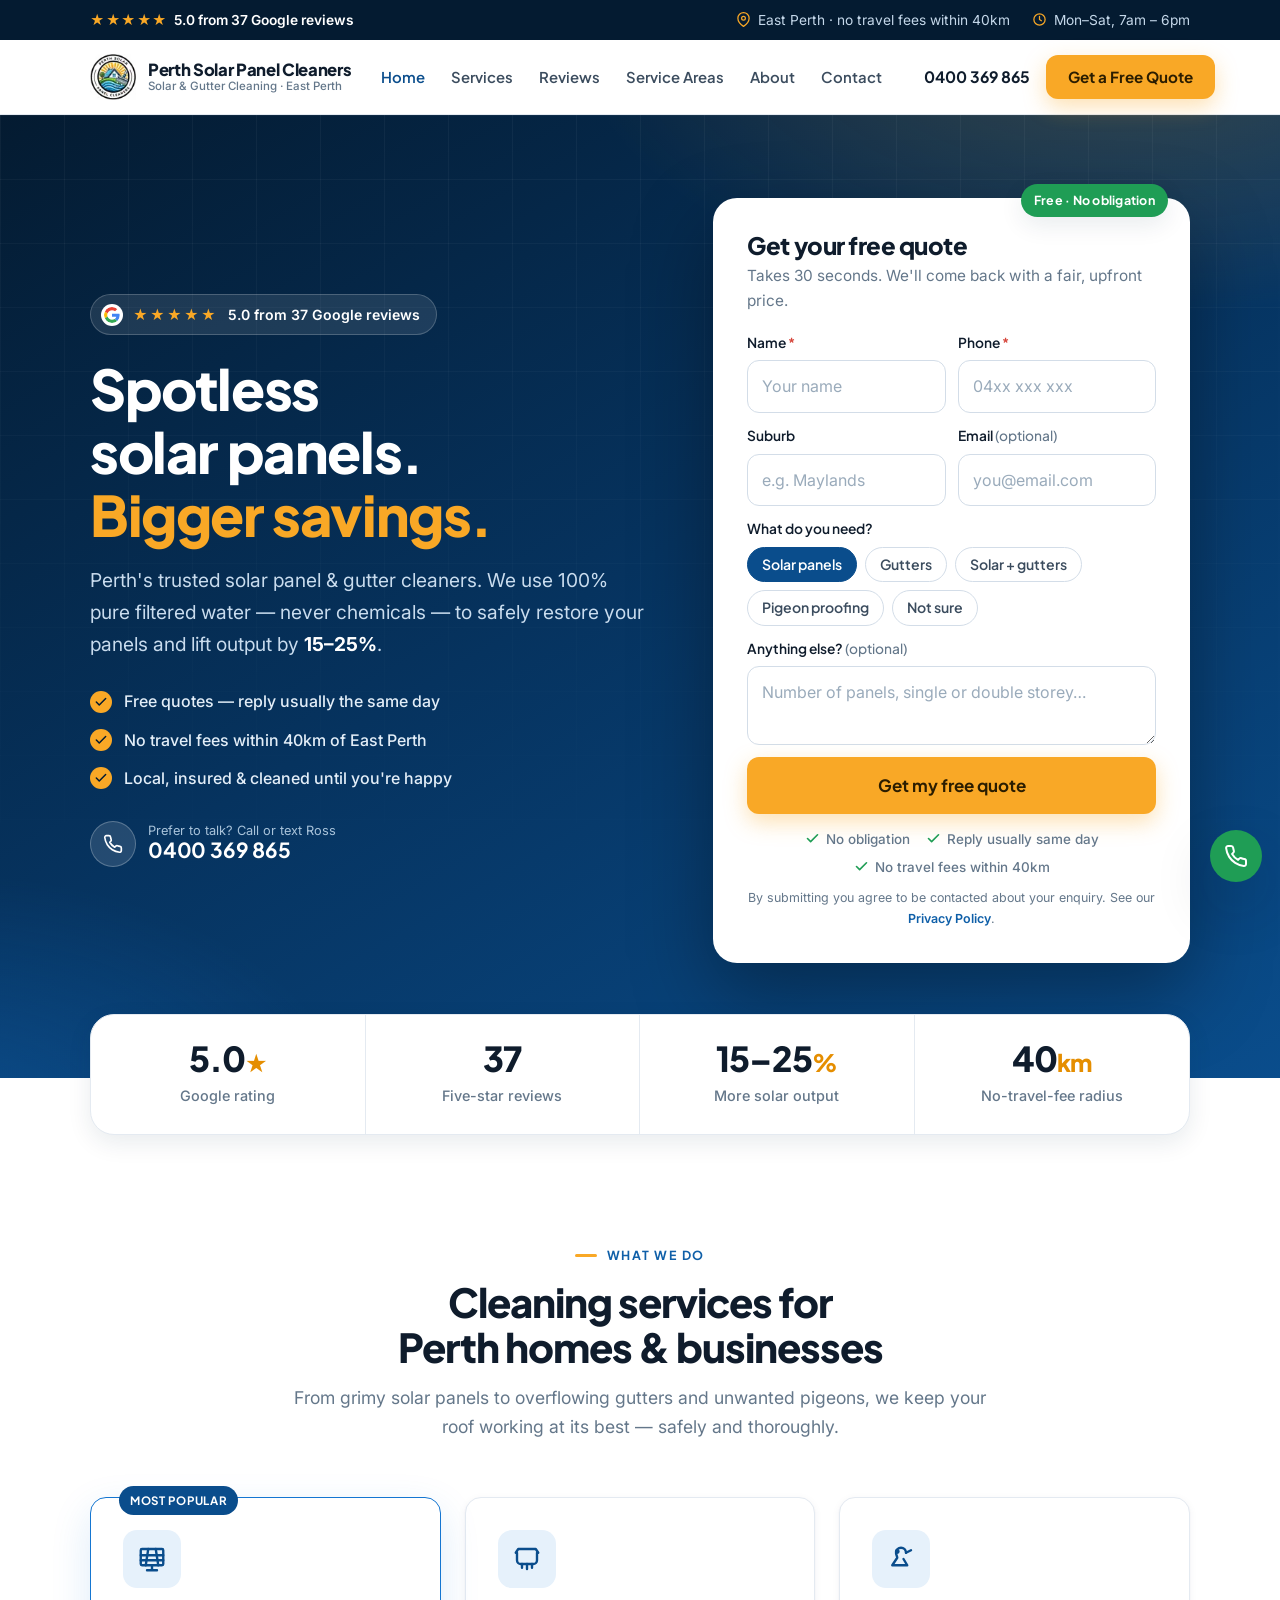
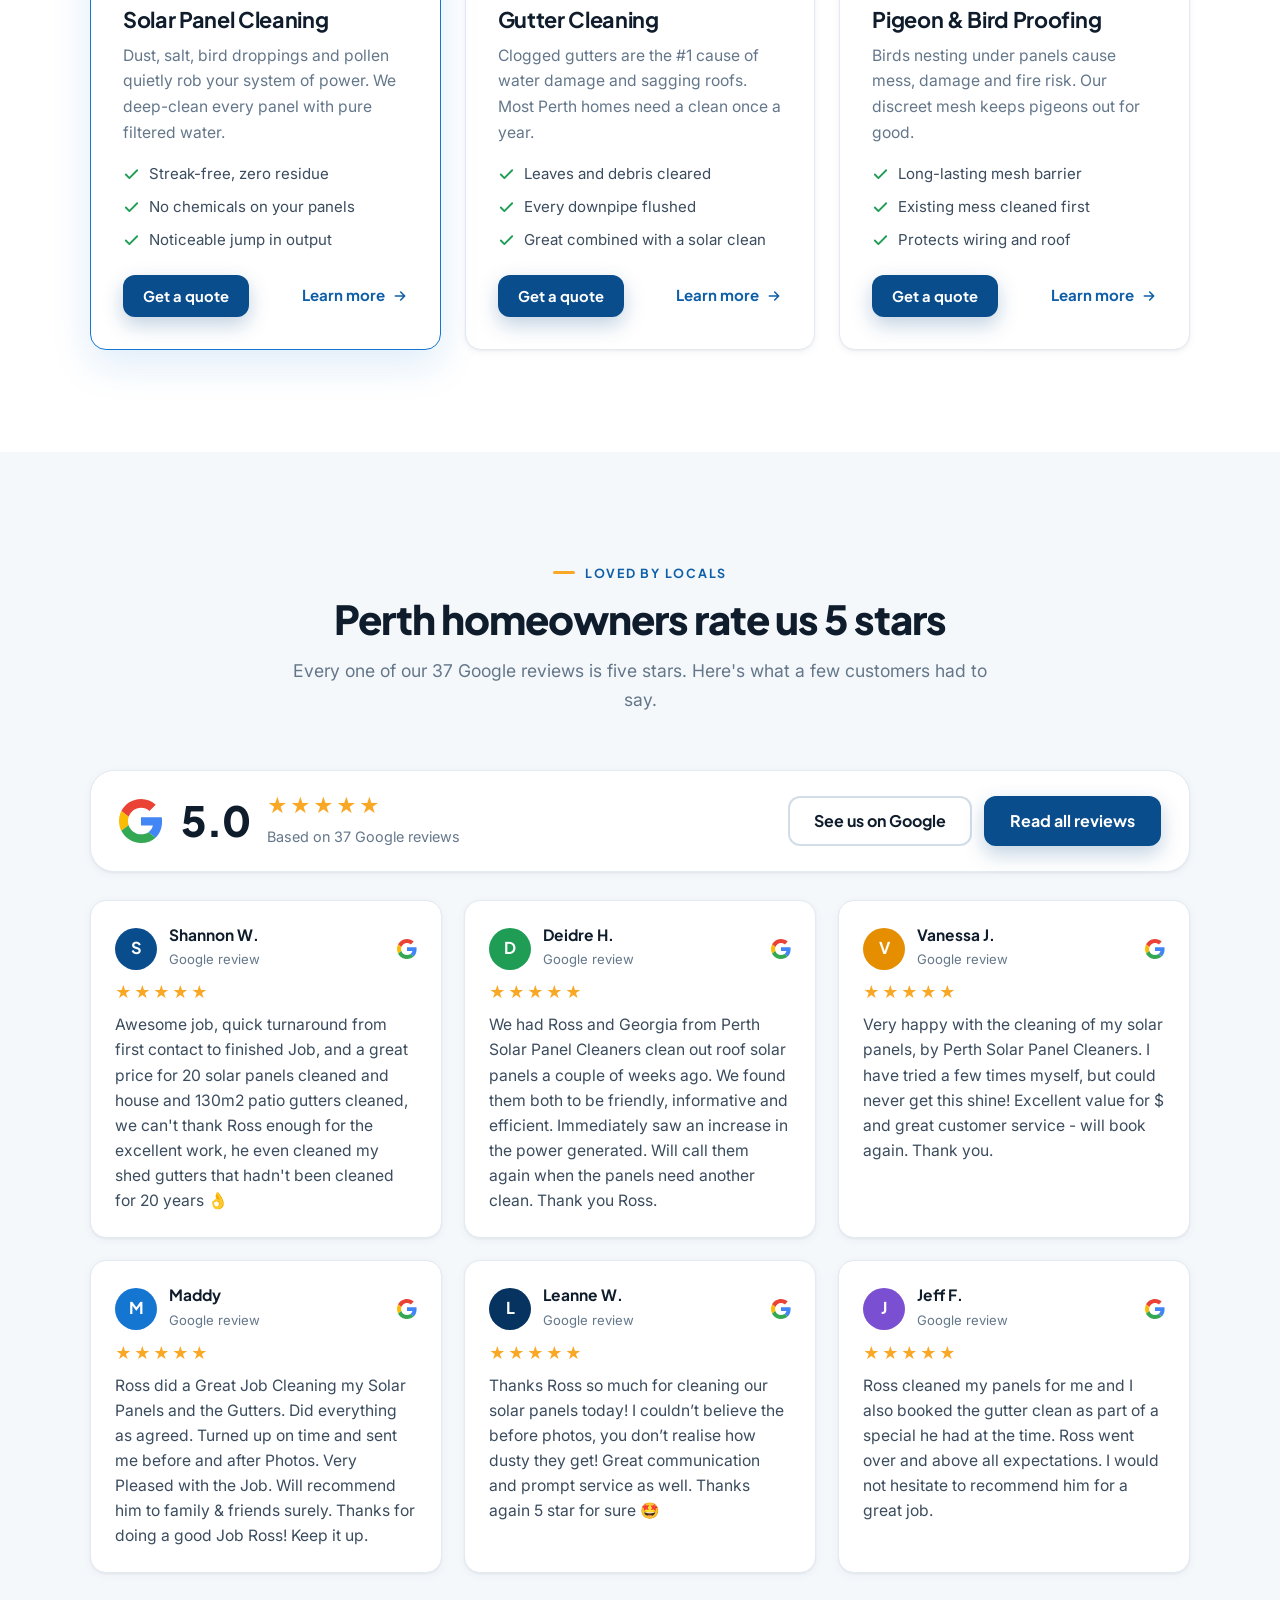
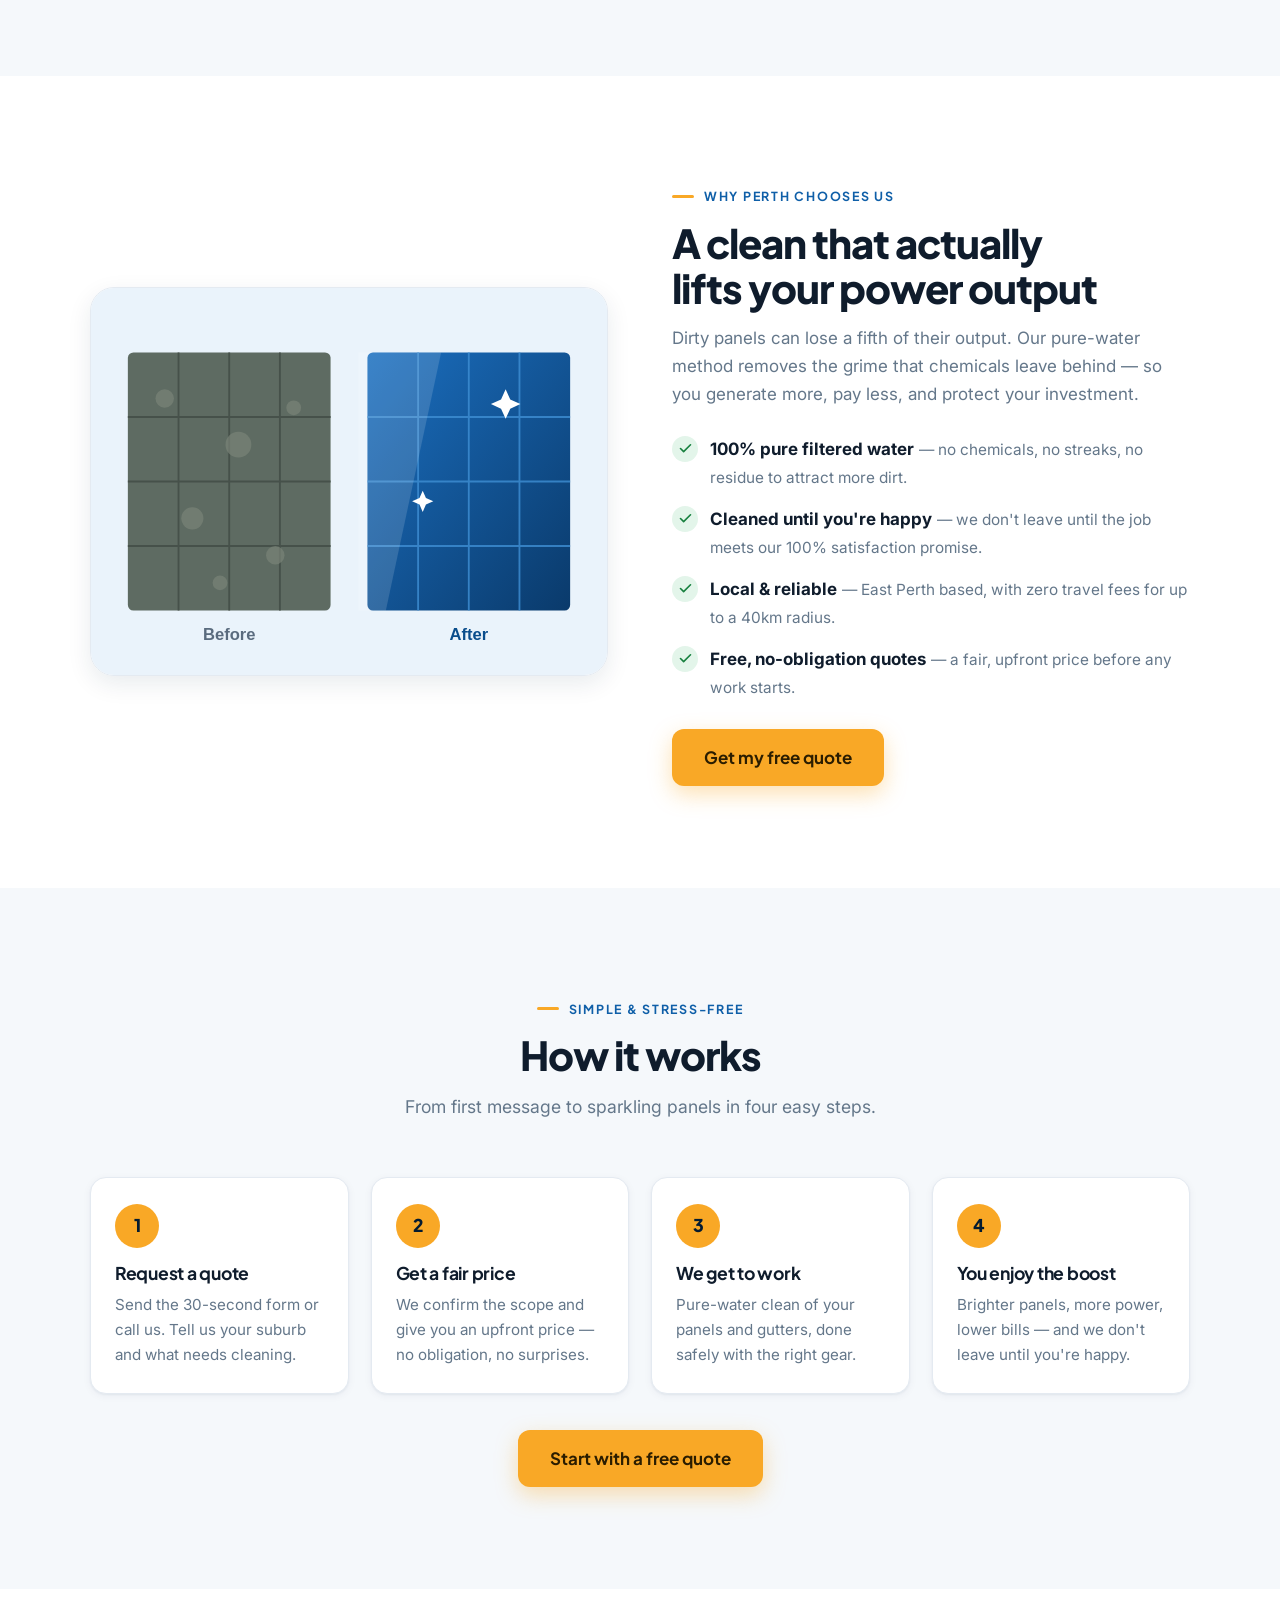
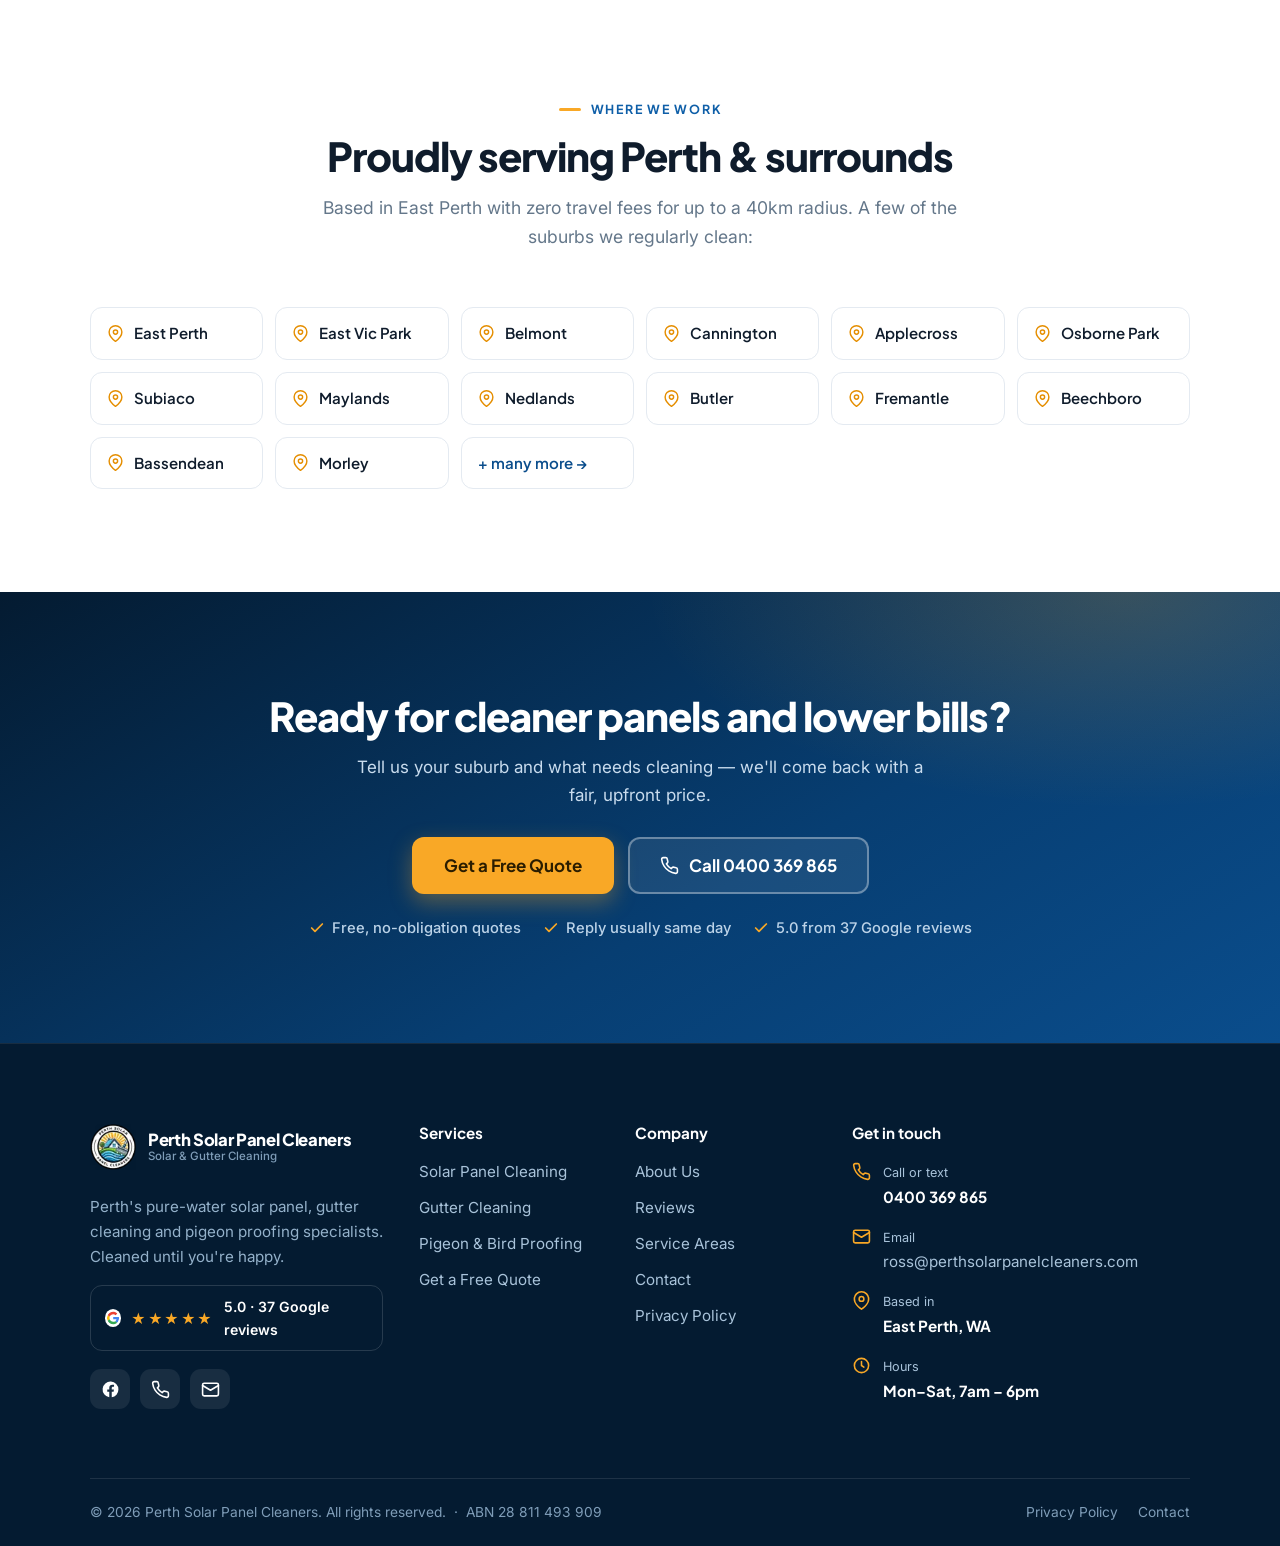
<file: index.html>
<!DOCTYPE html>
<html lang="en-AU">
<head>
<meta charset="utf-8">
<meta name="viewport" content="width=device-width, initial-scale=1">
<title>Perth Solar Panel Cleaners | Solar &amp; Gutter Cleaning in East Perth</title>
<meta name="description" content="Expert solar panel cleaning, gutter cleaning & pigeon proofing across Perth. Pure filtered water, no chemicals. Boost solar efficiency by 15–25%. Free quotes, zero travel fees within 40km. Call 0400 369 865.">
<meta name="theme-color" content="#041b31">
<link rel="canonical" href="https://www.perthsolarpanelcleaners.com/">
<meta property="og:type" content="website">
<meta property="og:title" content="Perth Solar Panel Cleaners | Solar & Gutter Cleaning in East Perth">
<meta property="og:description" content="Pure-water solar panel cleaning, gutter cleaning & pigeon proofing across Perth. Boost efficiency by 15–25%. Free quotes — call 0400 369 865.">
<meta property="og:url" content="https://www.perthsolarpanelcleaners.com/">
<link rel="icon" type="image/png" href="images/logo.png">
<link rel="apple-touch-icon" href="images/logo.png">
<link rel="preconnect" href="https://fonts.googleapis.com">
<link rel="preconnect" href="https://fonts.gstatic.com" crossorigin>
<link href="https://fonts.googleapis.com/css2?family=Plus+Jakarta+Sans:wght@500;600;700;800&family=Inter:wght@400;500;600&display=swap" rel="stylesheet">
<link rel="stylesheet" href="css/styles.css">
<script type="application/ld+json">
{
  "@context": "https://schema.org",
  "@type": "LocalBusiness",
  "@id": "https://www.perthsolarpanelcleaners.com/#business",
  "name": "Perth Solar Panel Cleaners",
  "url": "https://www.perthsolarpanelcleaners.com/",
  "image": "https://www.perthsolarpanelcleaners.com/images/logo.png",
  "logo": "https://www.perthsolarpanelcleaners.com/images/logo.png",
  "description": "Solar panel cleaning, gutter cleaning and pigeon proofing across Perth, using pure filtered water and no chemicals. Run by Ross, based in East Perth. Fully insured, with cover up to $5 million.",
  "telephone": "+61400369865",
  "email": "ross@perthsolarpanelcleaners.com",
  "taxID": "ABN 28 811 493 909",
  "founder": {
    "@type": "Person",
    "name": "Ross"
  },
  "address": {
    "@type": "PostalAddress",
    "addressLocality": "East Perth",
    "addressRegion": "WA",
    "postalCode": "6000",
    "addressCountry": "AU"
  },
  "areaServed": [
    {
      "@type": "City",
      "name": "Perth, Western Australia"
    },
    {
      "@type": "Place",
      "name": "East Perth, WA"
    },
    {
      "@type": "Place",
      "name": "East Victoria Park, WA"
    },
    {
      "@type": "Place",
      "name": "Belmont, WA"
    },
    {
      "@type": "Place",
      "name": "Cannington, WA"
    },
    {
      "@type": "Place",
      "name": "Applecross, WA"
    },
    {
      "@type": "Place",
      "name": "Osborne Park, WA"
    },
    {
      "@type": "Place",
      "name": "Subiaco, WA"
    },
    {
      "@type": "Place",
      "name": "Maylands, WA"
    },
    {
      "@type": "Place",
      "name": "Nedlands, WA"
    },
    {
      "@type": "Place",
      "name": "Butler, WA"
    },
    {
      "@type": "Place",
      "name": "Fremantle, WA"
    },
    {
      "@type": "Place",
      "name": "Beechboro, WA"
    },
    {
      "@type": "Place",
      "name": "Bassendean, WA"
    },
    {
      "@type": "Place",
      "name": "Morley, WA"
    },
    {
      "@type": "Place",
      "name": "Perth CBD, WA"
    },
    {
      "@type": "Place",
      "name": "Mount Lawley, WA"
    },
    {
      "@type": "Place",
      "name": "Bayswater, WA"
    },
    {
      "@type": "Place",
      "name": "Scarborough, WA"
    },
    {
      "@type": "Place",
      "name": "Joondalup, WA"
    },
    {
      "@type": "Place",
      "name": "Midland, WA"
    }
  ],
  "openingHoursSpecification": [
    {
      "@type": "OpeningHoursSpecification",
      "dayOfWeek": [
        "Monday",
        "Tuesday",
        "Wednesday",
        "Thursday",
        "Friday",
        "Saturday"
      ],
      "opens": "07:00",
      "closes": "18:00"
    }
  ],
  "priceRange": "$$",
  "sameAs": [
    "https://www.google.com/maps?cid=12447810736797022616",
    "https://www.facebook.com/p/Perth-Solar-Panel-Cleaners-61570931764697/"
  ],
  "hasOfferCatalog": {
    "@type": "OfferCatalog",
    "name": "Services",
    "itemListElement": [
      {
        "@type": "Offer",
        "itemOffered": {
          "@type": "Service",
          "name": "Solar panel cleaning",
          "url": "https://www.perthsolarpanelcleaners.com/services.html#solar"
        }
      },
      {
        "@type": "Offer",
        "itemOffered": {
          "@type": "Service",
          "name": "Gutter cleaning",
          "url": "https://www.perthsolarpanelcleaners.com/gutter-cleaning.html"
        }
      },
      {
        "@type": "Offer",
        "itemOffered": {
          "@type": "Service",
          "name": "Pigeon and bird proofing for solar panels",
          "url": "https://www.perthsolarpanelcleaners.com/pigeon-proofing.html"
        }
      },
      {
        "@type": "Offer",
        "itemOffered": {
          "@type": "Service",
          "name": "Gutter mesh installation"
        }
      },
      {
        "@type": "Offer",
        "itemOffered": {
          "@type": "Service",
          "name": "Pressure washing"
        }
      },
      {
        "@type": "Offer",
        "itemOffered": {
          "@type": "Service",
          "name": "Window cleaning"
        }
      }
    ]
  },
  "aggregateRating": {
    "@type": "AggregateRating",
    "ratingValue": "5",
    "reviewCount": "37",
    "bestRating": "5"
  }
}
</script>
</head>
<body>
<a class="skip-link" href="#main">Skip to content</a>

<div class="topbar">
  <div class="container topbar-inner">
    <a href="reviews.html"><span class="stars">★★★★★</span>5.0 from 37 Google reviews</a>
    <div class="topbar-meta">
      <span><svg viewBox="0 0 24 24" fill="none" stroke="currentColor" stroke-width="2" stroke-linecap="round" stroke-linejoin="round"><path d="M21 10c0 7-9 13-9 13s-9-6-9-13a9 9 0 0 1 18 0Z"/><circle cx="12" cy="10" r="3"/></svg>East Perth · no travel fees within 40km</span>
      <span><svg viewBox="0 0 24 24" fill="none" stroke="currentColor" stroke-width="2" stroke-linecap="round" stroke-linejoin="round"><circle cx="12" cy="12" r="9"/><path d="M12 7v5l3 2"/></svg>Mon–Sat, 7am – 6pm</span>
    </div>
  </div>
</div><!--/topbar-->
<header class="site-header" id="siteHeader">
  <div class="container header-inner">
    <a class="brand" href="index.html" aria-label="Perth Solar Panel Cleaners — home">
      <span class="brand-logo" aria-hidden="true"><img src="images/logo.png" alt="" width="46" height="46"></span>
      <span class="brand-text">
        <span class="brand-name">Perth Solar Panel Cleaners</span>
        <span class="brand-tag">Solar &amp; Gutter Cleaning · East Perth</span>
      </span>
    </a>
    <button class="nav-toggle" aria-label="Open menu" aria-controls="siteNav" aria-expanded="false"><span></span></button>
    <nav class="site-nav" id="siteNav" aria-label="Primary">
      <ul>
        <li><a href="index.html" class="active" aria-current="page">Home</a></li>
        <li><a href="services.html">Services</a></li>
        <li><a href="reviews.html">Reviews</a></li>
        <li><a href="service-areas.html">Service Areas</a></li>
        <li><a href="about.html">About</a></li>
        <li><a href="contact.html">Contact</a></li>
      </ul>
      <div class="nav-cta">
        <a class="btn-phone" href="tel:0400369865"><svg viewBox="0 0 24 24" fill="none" stroke="currentColor" stroke-width="2" stroke-linecap="round" stroke-linejoin="round"><path d="M22 16.92v3a2 2 0 0 1-2.18 2 19.79 19.79 0 0 1-8.63-3.07 19.5 19.5 0 0 1-6-6 19.79 19.79 0 0 1-3.07-8.67A2 2 0 0 1 4.11 2h3a2 2 0 0 1 2 1.72c.13.96.36 1.9.7 2.81a2 2 0 0 1-.45 2.11L8.09 9.91a16 16 0 0 0 6 6l1.27-1.27a2 2 0 0 1 2.11-.45c.9.34 1.85.57 2.81.7A2 2 0 0 1 22 16.92Z"/></svg>0400 369 865</a>
        <a class="btn btn-primary" href="contact.html#quote">Get a Free Quote</a>
      </div>
    </nav>
  </div>
</header>

<main id="main">

<!-- ============================ HERO ============================ -->
<section class="hero">
  <div class="container hero-inner">
    <div class="hero-copy">
      <a class="hero-badge" href="reviews.html"><svg class="g-ico" viewBox="0 0 48 48" aria-hidden="true"><path fill="#EA4335" d="M24 9.5c3.54 0 6.71 1.22 9.21 3.6l6.85-6.85C35.9 2.38 30.47 0 24 0 14.62 0 6.51 5.38 2.56 13.22l7.98 6.19C12.43 13.72 17.74 9.5 24 9.5z"/><path fill="#4285F4" d="M46.98 24.55c0-1.57-.15-3.09-.38-4.55H24v9.02h12.94c-.58 2.96-2.26 5.48-4.78 7.18l7.73 6c4.51-4.18 7.09-10.36 7.09-17.65z"/><path fill="#FBBC05" d="M10.53 28.59c-.48-1.45-.76-2.99-.76-4.59s.27-3.14.76-4.59l-7.98-6.19C.92 16.46 0 20.12 0 24c0 3.88.92 7.54 2.56 10.78l7.97-6.19z"/><path fill="#34A853" d="M24 48c6.48 0 11.93-2.13 15.89-5.81l-7.73-6c-2.15 1.45-4.92 2.3-8.16 2.3-6.26 0-11.57-4.22-13.47-9.91l-7.98 6.19C6.51 42.62 14.62 48 24 48z"/></svg><span class="stars">★★★★★</span> 5.0 from 37 Google reviews</a>
      <h1>Spotless solar panels. <span class="hl">Bigger savings.</span></h1>
      <p class="hero-lead">Perth's trusted solar panel &amp; gutter cleaners. We use 100% pure filtered water — never chemicals — to safely restore your panels and lift output by <strong>15–25%</strong>.</p>
      <ul class="hero-trust">
        <li><svg viewBox="0 0 24 24" fill="none" stroke="currentColor" stroke-width="2.6" stroke-linecap="round" stroke-linejoin="round"><polyline points="20 6 9 17 4 12"/></svg>Free quotes — reply usually the same day</li>
        <li><svg viewBox="0 0 24 24" fill="none" stroke="currentColor" stroke-width="2.6" stroke-linecap="round" stroke-linejoin="round"><polyline points="20 6 9 17 4 12"/></svg>No travel fees within 40km of East Perth</li>
        <li><svg viewBox="0 0 24 24" fill="none" stroke="currentColor" stroke-width="2.6" stroke-linecap="round" stroke-linejoin="round"><polyline points="20 6 9 17 4 12"/></svg>Local, insured &amp; cleaned until you're happy</li>
      </ul>
      <a class="hero-call" href="tel:0400369865">
        <span class="ico"><svg viewBox="0 0 24 24" fill="none" stroke="currentColor" stroke-width="2" stroke-linecap="round" stroke-linejoin="round"><path d="M22 16.92v3a2 2 0 0 1-2.18 2 19.79 19.79 0 0 1-8.63-3.07 19.5 19.5 0 0 1-6-6 19.79 19.79 0 0 1-3.07-8.67A2 2 0 0 1 4.11 2h3a2 2 0 0 1 2 1.72c.13.96.36 1.9.7 2.81a2 2 0 0 1-.45 2.11L8.09 9.91a16 16 0 0 0 6 6l1.27-1.27a2 2 0 0 1 2.11-.45c.9.34 1.85.57 2.81.7A2 2 0 0 1 22 16.92Z"/></svg></span>
        <span><small>Prefer to talk? Call or text Ross</small><b>0400 369 865</b></span>
      </a>
    </div>

    <div class="hero-form" id="quote">
      <span class="form-flag">Free · No obligation</span>
      <div class="quote-card">
        <h2>Get your free quote</h2>
        <p class="sub">Takes 30 seconds. We'll come back with a fair, upfront price.</p>
        <form class="quote-form" novalidate>
        <div class="honeypot" aria-hidden="true"><label>Leave this blank<input type="text" name="_honey" tabindex="-1" autocomplete="off"></label></div>
        <div class="form-row">
          <div class="field"><label for="q-name">Name <span class="req">*</span></label><input id="q-name" name="name" type="text" required autocomplete="name" placeholder="Your name"></div>
          <div class="field"><label for="q-phone">Phone <span class="req">*</span></label><input id="q-phone" name="phone" type="tel" inputmode="tel" required autocomplete="tel" placeholder="04xx xxx xxx"></div>
        </div>
        <div class="form-row">
          <div class="field"><label for="q-suburb">Suburb</label><input id="q-suburb" name="suburb" type="text" autocomplete="address-level2" placeholder="e.g. Maylands"></div>
          <div class="field"><label for="q-email">Email <span class="opt">(optional)</span></label><input id="q-email" name="email" type="email" autocomplete="email" placeholder="you@email.com"></div>
        </div>
        <fieldset class="field"><legend>What do you need?</legend><div class="chips"><label class="chip"><input type="radio" name="service" value="Solar panel cleaning" checked><span>Solar panels</span></label><label class="chip"><input type="radio" name="service" value="Gutter cleaning"><span>Gutters</span></label><label class="chip"><input type="radio" name="service" value="Solar + gutter cleaning"><span>Solar + gutters</span></label><label class="chip"><input type="radio" name="service" value="Pigeon / bird proofing"><span>Pigeon proofing</span></label><label class="chip"><input type="radio" name="service" value="Not sure yet"><span>Not sure</span></label></div></fieldset>
        <div class="field"><label for="q-message">Anything else? <span class="opt">(optional)</span></label><textarea id="q-message" name="message" rows="2" placeholder="Number of panels, single or double storey…"></textarea></div>
        <button type="submit" class="btn btn-primary btn-block btn-lg"><span class="spinner"></span><span class="btn-label">Get my free quote</span></button>
        <div class="form-assure"><span><svg viewBox="0 0 24 24" fill="none" stroke="currentColor" stroke-width="2.6" stroke-linecap="round" stroke-linejoin="round"><polyline points="20 6 9 17 4 12"/></svg>No obligation</span><span><svg viewBox="0 0 24 24" fill="none" stroke="currentColor" stroke-width="2.6" stroke-linecap="round" stroke-linejoin="round"><polyline points="20 6 9 17 4 12"/></svg>Reply usually same day</span><span><svg viewBox="0 0 24 24" fill="none" stroke="currentColor" stroke-width="2.6" stroke-linecap="round" stroke-linejoin="round"><polyline points="20 6 9 17 4 12"/></svg>No travel fees within 40km</span></div>
        <p class="form-note">By submitting you agree to be contacted about your enquiry. See our <a href="privacy-policy.html">Privacy Policy</a>.</p>
      </form>
      </div>
    </div>
  </div>
</section>

<!-- ============================ STATS ============================ -->
<div class="container stats-wrap">
  <div class="stats">
    <div class="stat"><b>5.0<span class="unit">★</span></b><span>Google rating</span></div>
    <div class="stat"><b>37</b><span>Five-star reviews</span></div>
    <div class="stat"><b>15–25<span class="unit">%</span></b><span>More solar output</span></div>
    <div class="stat"><b>40<span class="unit">km</span></b><span>No-travel-fee radius</span></div>
  </div>
</div>

<!-- ============================ SERVICES ============================ -->
<section class="section" id="services">
  <div class="container">
    <div class="section-head center reveal">
      <span class="eyebrow">What we do</span>
      <h2>Cleaning services for Perth homes &amp; businesses</h2>
      <p>From grimy solar panels to overflowing gutters and unwanted pigeons, we keep your roof working at its best — safely and thoroughly.</p>
    </div>
    <div class="grid grid-3">
      <article class="card svc-card reveal featured">
        <span class="tag">Most popular</span>
        <div class="svc-icon"><svg viewBox="0 0 24 24" fill="none" stroke="currentColor" stroke-width="1.9" stroke-linecap="round" stroke-linejoin="round"><rect x="3" y="4" width="18" height="13" rx="1"/><path d="M3 9h18M9 4 7 17M15 4l2 13M3 13h18"/><path d="M8 21h8M12 17v4"/></svg></div>
        <h3>Solar Panel Cleaning</h3>
        <p>Dust, salt, bird droppings and pollen quietly rob your system of power. We deep-clean every panel with pure filtered water.</p>
        <ul class="svc-points">
          <li><svg viewBox="0 0 24 24" fill="none" stroke="currentColor" stroke-width="2.6" stroke-linecap="round" stroke-linejoin="round"><polyline points="20 6 9 17 4 12"/></svg>Streak-free, zero residue</li>
          <li><svg viewBox="0 0 24 24" fill="none" stroke="currentColor" stroke-width="2.6" stroke-linecap="round" stroke-linejoin="round"><polyline points="20 6 9 17 4 12"/></svg>No chemicals on your panels</li>
          <li><svg viewBox="0 0 24 24" fill="none" stroke="currentColor" stroke-width="2.6" stroke-linecap="round" stroke-linejoin="round"><polyline points="20 6 9 17 4 12"/></svg>Noticeable jump in output</li>
        </ul>
        <div class="svc-foot">
          <a class="btn btn-blue" href="contact.html#quote" data-service="Solar panel cleaning">Get a quote</a>
          <a class="more" href="services.html#solar">Learn more <svg viewBox="0 0 24 24" fill="none" stroke="currentColor" stroke-width="2.4" stroke-linecap="round" stroke-linejoin="round"><path d="M5 12h14M13 6l6 6-6 6"/></svg></a>
        </div>
      </article>
      <article class="card svc-card reveal">
        <div class="svc-icon"><svg viewBox="0 0 24 24" fill="none" stroke="currentColor" stroke-width="1.9" stroke-linecap="round" stroke-linejoin="round"><path d="M3 7l2-3h14l2 3"/><path d="M4 7v6a3 3 0 0 0 3 3h10a3 3 0 0 0 3-3V7"/><path d="M8 16v3M12 16v4M16 16v3"/></svg></div>
        <h3>Gutter Cleaning</h3>
        <p>Clogged gutters are the #1 cause of water damage and sagging roofs. Most Perth homes need a clean once a year.</p>
        <ul class="svc-points">
          <li><svg viewBox="0 0 24 24" fill="none" stroke="currentColor" stroke-width="2.6" stroke-linecap="round" stroke-linejoin="round"><polyline points="20 6 9 17 4 12"/></svg>Leaves and debris cleared</li>
          <li><svg viewBox="0 0 24 24" fill="none" stroke="currentColor" stroke-width="2.6" stroke-linecap="round" stroke-linejoin="round"><polyline points="20 6 9 17 4 12"/></svg>Every downpipe flushed</li>
          <li><svg viewBox="0 0 24 24" fill="none" stroke="currentColor" stroke-width="2.6" stroke-linecap="round" stroke-linejoin="round"><polyline points="20 6 9 17 4 12"/></svg>Great combined with a solar clean</li>
        </ul>
        <div class="svc-foot">
          <a class="btn btn-blue" href="contact.html#quote" data-service="Gutter cleaning">Get a quote</a>
          <a class="more" href="gutter-cleaning.html">Learn more <svg viewBox="0 0 24 24" fill="none" stroke="currentColor" stroke-width="2.4" stroke-linecap="round" stroke-linejoin="round"><path d="M5 12h14M13 6l6 6-6 6"/></svg></a>
        </div>
      </article>
      <article class="card svc-card reveal">
        <div class="svc-icon"><svg viewBox="0 0 24 24" fill="none" stroke="currentColor" stroke-width="1.9" stroke-linecap="round" stroke-linejoin="round"><path d="M16 7a4 4 0 0 0-8 0c0 1.5 1 3 1 4l-4 6h12l-3-5"/><path d="M16 7l4-2"/><circle cx="9" cy="6" r="1" fill="currentColor"/></svg></div>
        <h3>Pigeon &amp; Bird Proofing</h3>
        <p>Birds nesting under panels cause mess, damage and fire risk. Our discreet mesh keeps pigeons out for good.</p>
        <ul class="svc-points">
          <li><svg viewBox="0 0 24 24" fill="none" stroke="currentColor" stroke-width="2.6" stroke-linecap="round" stroke-linejoin="round"><polyline points="20 6 9 17 4 12"/></svg>Long-lasting mesh barrier</li>
          <li><svg viewBox="0 0 24 24" fill="none" stroke="currentColor" stroke-width="2.6" stroke-linecap="round" stroke-linejoin="round"><polyline points="20 6 9 17 4 12"/></svg>Existing mess cleaned first</li>
          <li><svg viewBox="0 0 24 24" fill="none" stroke="currentColor" stroke-width="2.6" stroke-linecap="round" stroke-linejoin="round"><polyline points="20 6 9 17 4 12"/></svg>Protects wiring and roof</li>
        </ul>
        <div class="svc-foot">
          <a class="btn btn-blue" href="contact.html#quote" data-service="Pigeon / bird proofing">Get a quote</a>
          <a class="more" href="pigeon-proofing.html">Learn more <svg viewBox="0 0 24 24" fill="none" stroke="currentColor" stroke-width="2.4" stroke-linecap="round" stroke-linejoin="round"><path d="M5 12h14M13 6l6 6-6 6"/></svg></a>
        </div>
      </article>
    </div>
  </div>
</section>

<!-- ============================ REVIEWS ============================ -->
<section class="section section--soft" id="reviews">
  <div class="container">
    <div class="section-head center reveal">
      <span class="eyebrow">Loved by locals</span>
      <h2>Perth homeowners rate us 5 stars</h2>
      <p>Every one of our 37 Google reviews is five stars. Here's what a few customers had to say.</p>
    </div>
    <div class="rating-summary reveal">
      <div class="score">
        <svg class="g-ico" viewBox="0 0 48 48" aria-hidden="true"><path fill="#EA4335" d="M24 9.5c3.54 0 6.71 1.22 9.21 3.6l6.85-6.85C35.9 2.38 30.47 0 24 0 14.62 0 6.51 5.38 2.56 13.22l7.98 6.19C12.43 13.72 17.74 9.5 24 9.5z"/><path fill="#4285F4" d="M46.98 24.55c0-1.57-.15-3.09-.38-4.55H24v9.02h12.94c-.58 2.96-2.26 5.48-4.78 7.18l7.73 6c4.51-4.18 7.09-10.36 7.09-17.65z"/><path fill="#FBBC05" d="M10.53 28.59c-.48-1.45-.76-2.99-.76-4.59s.27-3.14.76-4.59l-7.98-6.19C.92 16.46 0 20.12 0 24c0 3.88.92 7.54 2.56 10.78l7.97-6.19z"/><path fill="#34A853" d="M24 48c6.48 0 11.93-2.13 15.89-5.81l-7.73-6c-2.15 1.45-4.92 2.3-8.16 2.3-6.26 0-11.57-4.22-13.47-9.91l-7.98 6.19C6.51 42.62 14.62 48 24 48z"/></svg>
        <div class="num">5.0</div>
        <div><span class="stars" aria-label="5 out of 5 stars">★★★★★</span><small>Based on 37 Google reviews</small></div>
      </div>
      <div class="actions">
        <a class="btn btn-outline" href="https://www.google.com/maps?cid=12447810736797022616" target="_blank" rel="noopener">See us on Google</a>
        <a class="btn btn-blue" href="reviews.html">Read all reviews</a>
      </div>
    </div>
    <div class="reviews-grid">
      <article class="review reveal">
        <div class="who"><span class="avatar" style="background:#0a4d8c" aria-hidden="true">S</span><div><b>Shannon W.</b><small>Google review</small></div><svg class="g-ico" viewBox="0 0 48 48" aria-hidden="true"><path fill="#EA4335" d="M24 9.5c3.54 0 6.71 1.22 9.21 3.6l6.85-6.85C35.9 2.38 30.47 0 24 0 14.62 0 6.51 5.38 2.56 13.22l7.98 6.19C12.43 13.72 17.74 9.5 24 9.5z"/><path fill="#4285F4" d="M46.98 24.55c0-1.57-.15-3.09-.38-4.55H24v9.02h12.94c-.58 2.96-2.26 5.48-4.78 7.18l7.73 6c4.51-4.18 7.09-10.36 7.09-17.65z"/><path fill="#FBBC05" d="M10.53 28.59c-.48-1.45-.76-2.99-.76-4.59s.27-3.14.76-4.59l-7.98-6.19C.92 16.46 0 20.12 0 24c0 3.88.92 7.54 2.56 10.78l7.97-6.19z"/><path fill="#34A853" d="M24 48c6.48 0 11.93-2.13 15.89-5.81l-7.73-6c-2.15 1.45-4.92 2.3-8.16 2.3-6.26 0-11.57-4.22-13.47-9.91l-7.98 6.19C6.51 42.62 14.62 48 24 48z"/></svg></div>
        <span class="stars" aria-label="5 out of 5 stars">★★★★★</span>
        <p>Awesome job, quick turnaround from first contact to finished Job, and a great price for 20 solar panels cleaned and house and 130m2 patio gutters cleaned, we can't thank Ross enough for the excellent work, he even cleaned my shed gutters that hadn't been cleaned for 20 years 👌</p>
      </article>
      <article class="review reveal">
        <div class="who"><span class="avatar" style="background:#1f9d55" aria-hidden="true">D</span><div><b>Deidre H.</b><small>Google review</small></div><svg class="g-ico" viewBox="0 0 48 48" aria-hidden="true"><path fill="#EA4335" d="M24 9.5c3.54 0 6.71 1.22 9.21 3.6l6.85-6.85C35.9 2.38 30.47 0 24 0 14.62 0 6.51 5.38 2.56 13.22l7.98 6.19C12.43 13.72 17.74 9.5 24 9.5z"/><path fill="#4285F4" d="M46.98 24.55c0-1.57-.15-3.09-.38-4.55H24v9.02h12.94c-.58 2.96-2.26 5.48-4.78 7.18l7.73 6c4.51-4.18 7.09-10.36 7.09-17.65z"/><path fill="#FBBC05" d="M10.53 28.59c-.48-1.45-.76-2.99-.76-4.59s.27-3.14.76-4.59l-7.98-6.19C.92 16.46 0 20.12 0 24c0 3.88.92 7.54 2.56 10.78l7.97-6.19z"/><path fill="#34A853" d="M24 48c6.48 0 11.93-2.13 15.89-5.81l-7.73-6c-2.15 1.45-4.92 2.3-8.16 2.3-6.26 0-11.57-4.22-13.47-9.91l-7.98 6.19C6.51 42.62 14.62 48 24 48z"/></svg></div>
        <span class="stars" aria-label="5 out of 5 stars">★★★★★</span>
        <p>We had Ross and Georgia from Perth Solar Panel Cleaners clean out roof solar panels a couple of weeks ago. We found them both to be friendly, informative and efficient. Immediately saw an increase in the power generated. Will call them again when the panels need another clean. Thank you Ross.</p>
      </article>
      <article class="review reveal">
        <div class="who"><span class="avatar" style="background:#e58e00" aria-hidden="true">V</span><div><b>Vanessa J.</b><small>Google review</small></div><svg class="g-ico" viewBox="0 0 48 48" aria-hidden="true"><path fill="#EA4335" d="M24 9.5c3.54 0 6.71 1.22 9.21 3.6l6.85-6.85C35.9 2.38 30.47 0 24 0 14.62 0 6.51 5.38 2.56 13.22l7.98 6.19C12.43 13.72 17.74 9.5 24 9.5z"/><path fill="#4285F4" d="M46.98 24.55c0-1.57-.15-3.09-.38-4.55H24v9.02h12.94c-.58 2.96-2.26 5.48-4.78 7.18l7.73 6c4.51-4.18 7.09-10.36 7.09-17.65z"/><path fill="#FBBC05" d="M10.53 28.59c-.48-1.45-.76-2.99-.76-4.59s.27-3.14.76-4.59l-7.98-6.19C.92 16.46 0 20.12 0 24c0 3.88.92 7.54 2.56 10.78l7.97-6.19z"/><path fill="#34A853" d="M24 48c6.48 0 11.93-2.13 15.89-5.81l-7.73-6c-2.15 1.45-4.92 2.3-8.16 2.3-6.26 0-11.57-4.22-13.47-9.91l-7.98 6.19C6.51 42.62 14.62 48 24 48z"/></svg></div>
        <span class="stars" aria-label="5 out of 5 stars">★★★★★</span>
        <p>Very happy with the cleaning of my solar panels, by Perth Solar Panel Cleaners. I have tried a few times myself, but could never get this shine! Excellent value for $ and great customer service - will book again. Thank you.</p>
      </article>
      <article class="review reveal">
        <div class="who"><span class="avatar" style="background:#1576d1" aria-hidden="true">M</span><div><b>Maddy</b><small>Google review</small></div><svg class="g-ico" viewBox="0 0 48 48" aria-hidden="true"><path fill="#EA4335" d="M24 9.5c3.54 0 6.71 1.22 9.21 3.6l6.85-6.85C35.9 2.38 30.47 0 24 0 14.62 0 6.51 5.38 2.56 13.22l7.98 6.19C12.43 13.72 17.74 9.5 24 9.5z"/><path fill="#4285F4" d="M46.98 24.55c0-1.57-.15-3.09-.38-4.55H24v9.02h12.94c-.58 2.96-2.26 5.48-4.78 7.18l7.73 6c4.51-4.18 7.09-10.36 7.09-17.65z"/><path fill="#FBBC05" d="M10.53 28.59c-.48-1.45-.76-2.99-.76-4.59s.27-3.14.76-4.59l-7.98-6.19C.92 16.46 0 20.12 0 24c0 3.88.92 7.54 2.56 10.78l7.97-6.19z"/><path fill="#34A853" d="M24 48c6.48 0 11.93-2.13 15.89-5.81l-7.73-6c-2.15 1.45-4.92 2.3-8.16 2.3-6.26 0-11.57-4.22-13.47-9.91l-7.98 6.19C6.51 42.62 14.62 48 24 48z"/></svg></div>
        <span class="stars" aria-label="5 out of 5 stars">★★★★★</span>
        <p>Ross did a Great Job Cleaning my Solar Panels and the Gutters. Did everything as agreed. Turned up on time and sent me before and after Photos. Very Pleased with the Job. Will recommend him to family &amp; friends surely. Thanks for doing a good Job Ross! Keep it up.</p>
      </article>
      <article class="review reveal">
        <div class="who"><span class="avatar" style="background:#06335f" aria-hidden="true">L</span><div><b>Leanne W.</b><small>Google review</small></div><svg class="g-ico" viewBox="0 0 48 48" aria-hidden="true"><path fill="#EA4335" d="M24 9.5c3.54 0 6.71 1.22 9.21 3.6l6.85-6.85C35.9 2.38 30.47 0 24 0 14.62 0 6.51 5.38 2.56 13.22l7.98 6.19C12.43 13.72 17.74 9.5 24 9.5z"/><path fill="#4285F4" d="M46.98 24.55c0-1.57-.15-3.09-.38-4.55H24v9.02h12.94c-.58 2.96-2.26 5.48-4.78 7.18l7.73 6c4.51-4.18 7.09-10.36 7.09-17.65z"/><path fill="#FBBC05" d="M10.53 28.59c-.48-1.45-.76-2.99-.76-4.59s.27-3.14.76-4.59l-7.98-6.19C.92 16.46 0 20.12 0 24c0 3.88.92 7.54 2.56 10.78l7.97-6.19z"/><path fill="#34A853" d="M24 48c6.48 0 11.93-2.13 15.89-5.81l-7.73-6c-2.15 1.45-4.92 2.3-8.16 2.3-6.26 0-11.57-4.22-13.47-9.91l-7.98 6.19C6.51 42.62 14.62 48 24 48z"/></svg></div>
        <span class="stars" aria-label="5 out of 5 stars">★★★★★</span>
        <p>Thanks Ross so much for cleaning our solar panels today! I couldn’t believe the before photos, you don’t realise how dusty they get! Great communication and prompt service as well. Thanks again 5 star for sure 🤩</p>
      </article>
      <article class="review reveal">
        <div class="who"><span class="avatar" style="background:#7a4fd1" aria-hidden="true">J</span><div><b>Jeff F.</b><small>Google review</small></div><svg class="g-ico" viewBox="0 0 48 48" aria-hidden="true"><path fill="#EA4335" d="M24 9.5c3.54 0 6.71 1.22 9.21 3.6l6.85-6.85C35.9 2.38 30.47 0 24 0 14.62 0 6.51 5.38 2.56 13.22l7.98 6.19C12.43 13.72 17.74 9.5 24 9.5z"/><path fill="#4285F4" d="M46.98 24.55c0-1.57-.15-3.09-.38-4.55H24v9.02h12.94c-.58 2.96-2.26 5.48-4.78 7.18l7.73 6c4.51-4.18 7.09-10.36 7.09-17.65z"/><path fill="#FBBC05" d="M10.53 28.59c-.48-1.45-.76-2.99-.76-4.59s.27-3.14.76-4.59l-7.98-6.19C.92 16.46 0 20.12 0 24c0 3.88.92 7.54 2.56 10.78l7.97-6.19z"/><path fill="#34A853" d="M24 48c6.48 0 11.93-2.13 15.89-5.81l-7.73-6c-2.15 1.45-4.92 2.3-8.16 2.3-6.26 0-11.57-4.22-13.47-9.91l-7.98 6.19C6.51 42.62 14.62 48 24 48z"/></svg></div>
        <span class="stars" aria-label="5 out of 5 stars">★★★★★</span>
        <p>Ross cleaned my panels for me and I also booked the gutter clean as part of a special he had at the time. Ross went over and above all expectations. I would not hesitate to recommend him for a great job.</p>
      </article>
    </div><!--/reviews-->
  </div>
</section>

<!-- ============================ WHY (split) ============================ -->
<section class="section">
  <div class="container split">
    <div class="split-media reveal">
      <div class="media-card">
        <svg viewBox="0 0 560 420" role="img" aria-label="Comparison of a dirty solar panel beside a freshly cleaned one">
          <defs>
            <linearGradient id="cleanG" x1="0" y1="0" x2="1" y2="1"><stop offset="0" stop-color="#1b6fc0"/><stop offset="1" stop-color="#0a3a6b"/></linearGradient>
          </defs>
          <rect width="560" height="420" fill="#eaf3fb"/>
          <!-- dirty panel -->
          <g transform="translate(40 70)">
            <rect width="220" height="280" rx="6" fill="#5e6b62"/>
            <g stroke="#46514a" stroke-width="2"><line x1="55" y1="0" x2="55" y2="280"/><line x1="110" y1="0" x2="110" y2="280"/><line x1="165" y1="0" x2="165" y2="280"/><line x1="0" y1="70" x2="220" y2="70"/><line x1="0" y1="140" x2="220" y2="140"/><line x1="0" y1="210" x2="220" y2="210"/></g>
            <g fill="#7a8478" opacity="0.7"><circle cx="40" cy="50" r="10"/><circle cx="120" cy="100" r="14"/><circle cx="180" cy="60" r="8"/><circle cx="70" cy="180" r="12"/><circle cx="160" cy="220" r="10"/><circle cx="100" cy="250" r="8"/></g>
            <text x="110" y="312" text-anchor="middle" font-family="Poppins, sans-serif" font-size="18" font-weight="600" fill="#5a6b7e">Before</text>
          </g>
          <!-- clean panel -->
          <g transform="translate(300 70)">
            <rect width="220" height="280" rx="6" fill="url(#cleanG)"/>
            <g stroke="#3f8fd4" stroke-width="2" opacity="0.8"><line x1="55" y1="0" x2="55" y2="280"/><line x1="110" y1="0" x2="110" y2="280"/><line x1="165" y1="0" x2="165" y2="280"/><line x1="0" y1="70" x2="220" y2="70"/><line x1="0" y1="140" x2="220" y2="140"/><line x1="0" y1="210" x2="220" y2="210"/></g>
            <path d="M-10 0 L80 0 L20 280 L-10 280 Z" fill="#fff" opacity="0.14"/>
            <g fill="#fff"><path d="M150 40 l5 11 11 5 -11 5 -5 11 -5 -11 -11 -5 11 -5 z"/><path d="M60 150 l3.5 8 8 3.5 -8 3.5 -3.5 8 -3.5 -8 -8 -3.5 8 -3.5 z"/></g>
            <text x="110" y="312" text-anchor="middle" font-family="Poppins, sans-serif" font-size="18" font-weight="600" fill="#0a4d8c">After</text>
          </g>
        </svg>
      </div>
    </div>
    <div class="reveal">
      <span class="eyebrow">Why Perth chooses us</span>
      <h2>A clean that actually lifts your power output</h2>
      <p style="margin:14px 0 26px;color:var(--muted)">Dirty panels can lose a fifth of their output. Our pure-water method removes the grime that chemicals leave behind — so you generate more, pay less, and protect your investment.</p>
      <ul class="tick-list">
        <li><span class="tick"><svg viewBox="0 0 24 24" fill="none" stroke="currentColor" stroke-width="2.6" stroke-linecap="round" stroke-linejoin="round"><polyline points="20 6 9 17 4 12"/></svg></span><div><b>100% pure filtered water</b> <span>— no chemicals, no streaks, no residue to attract more dirt.</span></div></li>
        <li><span class="tick"><svg viewBox="0 0 24 24" fill="none" stroke="currentColor" stroke-width="2.6" stroke-linecap="round" stroke-linejoin="round"><polyline points="20 6 9 17 4 12"/></svg></span><div><b>Cleaned until you're happy</b> <span>— we don't leave until the job meets our 100% satisfaction promise.</span></div></li>
        <li><span class="tick"><svg viewBox="0 0 24 24" fill="none" stroke="currentColor" stroke-width="2.6" stroke-linecap="round" stroke-linejoin="round"><polyline points="20 6 9 17 4 12"/></svg></span><div><b>Local &amp; reliable</b> <span>— East Perth based, with zero travel fees for up to a 40km radius.</span></div></li>
        <li><span class="tick"><svg viewBox="0 0 24 24" fill="none" stroke="currentColor" stroke-width="2.6" stroke-linecap="round" stroke-linejoin="round"><polyline points="20 6 9 17 4 12"/></svg></span><div><b>Free, no-obligation quotes</b> <span>— a fair, upfront price before any work starts.</span></div></li>
      </ul>
      <a class="btn btn-primary btn-lg" href="contact.html#quote" style="margin-top:28px">Get my free quote</a>
    </div>
  </div>
</section>

<!-- ============================ PROCESS ============================ -->
<section class="section section--soft">
  <div class="container">
    <div class="section-head center reveal">
      <span class="eyebrow">Simple &amp; stress-free</span>
      <h2>How it works</h2>
      <p>From first message to sparkling panels in four easy steps.</p>
    </div>
    <div class="steps">
      <div class="step reveal"><div class="num">1</div><h3>Request a quote</h3><p>Send the 30-second form or call us. Tell us your suburb and what needs cleaning.</p></div>
      <div class="step reveal"><div class="num">2</div><h3>Get a fair price</h3><p>We confirm the scope and give you an upfront price — no obligation, no surprises.</p></div>
      <div class="step reveal"><div class="num">3</div><h3>We get to work</h3><p>Pure-water clean of your panels and gutters, done safely with the right gear.</p></div>
      <div class="step reveal"><div class="num">4</div><h3>You enjoy the boost</h3><p>Brighter panels, more power, lower bills — and we don't leave until you're happy.</p></div>
    </div>
    <div class="center reveal" style="margin-top:36px"><a class="btn btn-primary btn-lg" href="contact.html#quote">Start with a free quote</a></div>
  </div>
</section>

<!-- ============================ AREAS ============================ -->
<section class="section">
  <div class="container">
    <div class="section-head center reveal">
      <span class="eyebrow">Where we work</span>
      <h2>Proudly serving Perth &amp; surrounds</h2>
      <p>Based in East Perth with zero travel fees for up to a 40km radius. A few of the suburbs we regularly clean:</p>
    </div>
    <div class="area-grid reveal">
      <a class="area-chip" href="service-areas.html"><svg viewBox="0 0 24 24" fill="none" stroke="currentColor" stroke-width="2" stroke-linecap="round" stroke-linejoin="round"><path d="M21 10c0 7-9 13-9 13s-9-6-9-13a9 9 0 0 1 18 0Z"/><circle cx="12" cy="10" r="3"/></svg>East Perth</a>
      <a class="area-chip" href="service-areas.html"><svg viewBox="0 0 24 24" fill="none" stroke="currentColor" stroke-width="2" stroke-linecap="round" stroke-linejoin="round"><path d="M21 10c0 7-9 13-9 13s-9-6-9-13a9 9 0 0 1 18 0Z"/><circle cx="12" cy="10" r="3"/></svg>East Vic Park</a>
      <a class="area-chip" href="service-areas.html"><svg viewBox="0 0 24 24" fill="none" stroke="currentColor" stroke-width="2" stroke-linecap="round" stroke-linejoin="round"><path d="M21 10c0 7-9 13-9 13s-9-6-9-13a9 9 0 0 1 18 0Z"/><circle cx="12" cy="10" r="3"/></svg>Belmont</a>
      <a class="area-chip" href="service-areas.html"><svg viewBox="0 0 24 24" fill="none" stroke="currentColor" stroke-width="2" stroke-linecap="round" stroke-linejoin="round"><path d="M21 10c0 7-9 13-9 13s-9-6-9-13a9 9 0 0 1 18 0Z"/><circle cx="12" cy="10" r="3"/></svg>Cannington</a>
      <a class="area-chip" href="service-areas.html"><svg viewBox="0 0 24 24" fill="none" stroke="currentColor" stroke-width="2" stroke-linecap="round" stroke-linejoin="round"><path d="M21 10c0 7-9 13-9 13s-9-6-9-13a9 9 0 0 1 18 0Z"/><circle cx="12" cy="10" r="3"/></svg>Applecross</a>
      <a class="area-chip" href="service-areas.html"><svg viewBox="0 0 24 24" fill="none" stroke="currentColor" stroke-width="2" stroke-linecap="round" stroke-linejoin="round"><path d="M21 10c0 7-9 13-9 13s-9-6-9-13a9 9 0 0 1 18 0Z"/><circle cx="12" cy="10" r="3"/></svg>Osborne Park</a>
      <a class="area-chip" href="service-areas.html"><svg viewBox="0 0 24 24" fill="none" stroke="currentColor" stroke-width="2" stroke-linecap="round" stroke-linejoin="round"><path d="M21 10c0 7-9 13-9 13s-9-6-9-13a9 9 0 0 1 18 0Z"/><circle cx="12" cy="10" r="3"/></svg>Subiaco</a>
      <a class="area-chip" href="service-areas.html"><svg viewBox="0 0 24 24" fill="none" stroke="currentColor" stroke-width="2" stroke-linecap="round" stroke-linejoin="round"><path d="M21 10c0 7-9 13-9 13s-9-6-9-13a9 9 0 0 1 18 0Z"/><circle cx="12" cy="10" r="3"/></svg>Maylands</a>
      <a class="area-chip" href="service-areas.html"><svg viewBox="0 0 24 24" fill="none" stroke="currentColor" stroke-width="2" stroke-linecap="round" stroke-linejoin="round"><path d="M21 10c0 7-9 13-9 13s-9-6-9-13a9 9 0 0 1 18 0Z"/><circle cx="12" cy="10" r="3"/></svg>Nedlands</a>
      <a class="area-chip" href="service-areas.html"><svg viewBox="0 0 24 24" fill="none" stroke="currentColor" stroke-width="2" stroke-linecap="round" stroke-linejoin="round"><path d="M21 10c0 7-9 13-9 13s-9-6-9-13a9 9 0 0 1 18 0Z"/><circle cx="12" cy="10" r="3"/></svg>Butler</a>
      <a class="area-chip" href="service-areas.html"><svg viewBox="0 0 24 24" fill="none" stroke="currentColor" stroke-width="2" stroke-linecap="round" stroke-linejoin="round"><path d="M21 10c0 7-9 13-9 13s-9-6-9-13a9 9 0 0 1 18 0Z"/><circle cx="12" cy="10" r="3"/></svg>Fremantle</a>
      <a class="area-chip" href="service-areas.html"><svg viewBox="0 0 24 24" fill="none" stroke="currentColor" stroke-width="2" stroke-linecap="round" stroke-linejoin="round"><path d="M21 10c0 7-9 13-9 13s-9-6-9-13a9 9 0 0 1 18 0Z"/><circle cx="12" cy="10" r="3"/></svg>Beechboro</a>
      <a class="area-chip" href="service-areas.html"><svg viewBox="0 0 24 24" fill="none" stroke="currentColor" stroke-width="2" stroke-linecap="round" stroke-linejoin="round"><path d="M21 10c0 7-9 13-9 13s-9-6-9-13a9 9 0 0 1 18 0Z"/><circle cx="12" cy="10" r="3"/></svg>Bassendean</a>
      <a class="area-chip" href="service-areas.html"><svg viewBox="0 0 24 24" fill="none" stroke="currentColor" stroke-width="2" stroke-linecap="round" stroke-linejoin="round"><path d="M21 10c0 7-9 13-9 13s-9-6-9-13a9 9 0 0 1 18 0Z"/><circle cx="12" cy="10" r="3"/></svg>Morley</a>
      <a class="area-chip" href="service-areas.html" style="color:var(--blue-700);font-weight:600">+ many more →</a>
    </div>
  </div>
</section>

<!-- ============================ CTA ============================ -->
<section class="section section--cta">
  <div class="container center reveal">
    <h2>Ready for cleaner panels and lower bills?</h2>
    <p style="color:#c9dcee;max-width:54ch;margin:14px auto 28px">Tell us your suburb and what needs cleaning — we'll come back with a fair, upfront price.</p>
    <div class="hero-actions" style="justify-content:center">
      <a class="btn btn-primary btn-lg" href="contact.html#quote">Get a Free Quote</a>
      <a class="btn btn-ghost-light btn-lg" href="tel:0400369865"><svg viewBox="0 0 24 24" fill="none" stroke="currentColor" stroke-width="2" stroke-linecap="round" stroke-linejoin="round"><path d="M22 16.92v3a2 2 0 0 1-2.18 2 19.79 19.79 0 0 1-8.63-3.07 19.5 19.5 0 0 1-6-6 19.79 19.79 0 0 1-3.07-8.67A2 2 0 0 1 4.11 2h3a2 2 0 0 1 2 1.72c.13.96.36 1.9.7 2.81a2 2 0 0 1-.45 2.11L8.09 9.91a16 16 0 0 0 6 6l1.27-1.27a2 2 0 0 1 2.11-.45c.9.34 1.85.57 2.81.7A2 2 0 0 1 22 16.92Z"/></svg>Call 0400 369 865</a>
    </div>
    <div class="cta-sub"><span><svg viewBox="0 0 24 24" fill="none" stroke="currentColor" stroke-width="2.6" stroke-linecap="round" stroke-linejoin="round"><polyline points="20 6 9 17 4 12"/></svg>Free, no-obligation quotes</span><span><svg viewBox="0 0 24 24" fill="none" stroke="currentColor" stroke-width="2.6" stroke-linecap="round" stroke-linejoin="round"><polyline points="20 6 9 17 4 12"/></svg>Reply usually same day</span><span><svg viewBox="0 0 24 24" fill="none" stroke="currentColor" stroke-width="2.6" stroke-linecap="round" stroke-linejoin="round"><polyline points="20 6 9 17 4 12"/></svg>5.0 from 37 Google reviews</span></div>
  </div>
</section>

</main>

<footer class="site-footer">
  <div class="container">
    <div class="footer-grid">
      <div class="footer-brand">
        <a class="brand" href="index.html" aria-label="Perth Solar Panel Cleaners — home">
          <span class="brand-logo" aria-hidden="true"><img src="images/logo.png" alt="" width="46" height="46"></span>
          <span class="brand-text"><span class="brand-name">Perth Solar Panel Cleaners</span><span class="brand-tag">Solar &amp; Gutter Cleaning</span></span>
        </a>
        <p class="footer-about">Perth's pure-water solar panel, gutter cleaning and pigeon proofing specialists. Cleaned until you're happy.</p>
        <a class="footer-rating" href="https://www.google.com/maps?cid=12447810736797022616" target="_blank" rel="noopener"><svg class="g-ico" viewBox="0 0 48 48" aria-hidden="true"><path fill="#EA4335" d="M24 9.5c3.54 0 6.71 1.22 9.21 3.6l6.85-6.85C35.9 2.38 30.47 0 24 0 14.62 0 6.51 5.38 2.56 13.22l7.98 6.19C12.43 13.72 17.74 9.5 24 9.5z"/><path fill="#4285F4" d="M46.98 24.55c0-1.57-.15-3.09-.38-4.55H24v9.02h12.94c-.58 2.96-2.26 5.48-4.78 7.18l7.73 6c4.51-4.18 7.09-10.36 7.09-17.65z"/><path fill="#FBBC05" d="M10.53 28.59c-.48-1.45-.76-2.99-.76-4.59s.27-3.14.76-4.59l-7.98-6.19C.92 16.46 0 20.12 0 24c0 3.88.92 7.54 2.56 10.78l7.97-6.19z"/><path fill="#34A853" d="M24 48c6.48 0 11.93-2.13 15.89-5.81l-7.73-6c-2.15 1.45-4.92 2.3-8.16 2.3-6.26 0-11.57-4.22-13.47-9.91l-7.98 6.19C6.51 42.62 14.62 48 24 48z"/></svg><span class="stars">★★★★★</span>5.0 · 37 Google reviews</a>
        <div class="social">
          <a href="https://www.facebook.com/p/Perth-Solar-Panel-Cleaners-61570931764697/" aria-label="Facebook" target="_blank" rel="noopener"><svg viewBox="0 0 24 24" fill="currentColor"><path d="M22 12a10 10 0 1 0-11.56 9.88v-6.99H7.9V12h2.54V9.8c0-2.5 1.49-3.89 3.78-3.89 1.09 0 2.24.2 2.24.2v2.46h-1.26c-1.24 0-1.63.77-1.63 1.56V12h2.78l-.44 2.89h-2.34v6.99A10 10 0 0 0 22 12Z"/></svg></a>
          <a href="tel:0400369865" aria-label="Call us"><svg viewBox="0 0 24 24" fill="none" stroke="currentColor" stroke-width="2" stroke-linecap="round" stroke-linejoin="round"><path d="M22 16.92v3a2 2 0 0 1-2.18 2 19.79 19.79 0 0 1-8.63-3.07 19.5 19.5 0 0 1-6-6 19.79 19.79 0 0 1-3.07-8.67A2 2 0 0 1 4.11 2h3a2 2 0 0 1 2 1.72c.13.96.36 1.9.7 2.81a2 2 0 0 1-.45 2.11L8.09 9.91a16 16 0 0 0 6 6l1.27-1.27a2 2 0 0 1 2.11-.45c.9.34 1.85.57 2.81.7A2 2 0 0 1 22 16.92Z"/></svg></a>
          <a href="mailto:ross@perthsolarpanelcleaners.com" aria-label="Email us"><svg viewBox="0 0 24 24" fill="none" stroke="currentColor" stroke-width="2" stroke-linecap="round" stroke-linejoin="round"><rect x="2" y="4" width="20" height="16" rx="2"/><path d="m22 7-10 6L2 7"/></svg></a>
        </div>
      </div>
      <div>
        <h4>Services</h4>
        <ul class="footer-links">
          <li><a href="services.html#solar">Solar Panel Cleaning</a></li>
          <li><a href="gutter-cleaning.html">Gutter Cleaning</a></li>
          <li><a href="pigeon-proofing.html">Pigeon &amp; Bird Proofing</a></li>
          <li><a href="contact.html#quote">Get a Free Quote</a></li>
        </ul>
      </div>
      <div>
        <h4>Company</h4>
        <ul class="footer-links">
          <li><a href="about.html">About Us</a></li>
          <li><a href="reviews.html">Reviews</a></li>
          <li><a href="service-areas.html">Service Areas</a></li>
          <li><a href="contact.html">Contact</a></li>
          <li><a href="privacy-policy.html">Privacy Policy</a></li>
        </ul>
      </div>
      <div>
        <h4>Get in touch</h4>
        <ul class="footer-contact">
          <li><svg viewBox="0 0 24 24" fill="none" stroke="currentColor" stroke-width="2" stroke-linecap="round" stroke-linejoin="round"><path d="M22 16.92v3a2 2 0 0 1-2.18 2 19.79 19.79 0 0 1-8.63-3.07 19.5 19.5 0 0 1-6-6 19.79 19.79 0 0 1-3.07-8.67A2 2 0 0 1 4.11 2h3a2 2 0 0 1 2 1.72c.13.96.36 1.9.7 2.81a2 2 0 0 1-.45 2.11L8.09 9.91a16 16 0 0 0 6 6l1.27-1.27a2 2 0 0 1 2.11-.45c.9.34 1.85.57 2.81.7A2 2 0 0 1 22 16.92Z"/></svg><div><small>Call or text</small><br><a href="tel:0400369865"><b>0400 369 865</b></a></div></li>
          <li><svg viewBox="0 0 24 24" fill="none" stroke="currentColor" stroke-width="2" stroke-linecap="round" stroke-linejoin="round"><rect x="2" y="4" width="20" height="16" rx="2"/><path d="m22 7-10 6L2 7"/></svg><div><small>Email</small><br><a href="mailto:ross@perthsolarpanelcleaners.com">ross@perthsolarpanelcleaners.com</a></div></li>
          <li><svg viewBox="0 0 24 24" fill="none" stroke="currentColor" stroke-width="2" stroke-linecap="round" stroke-linejoin="round"><path d="M21 10c0 7-9 13-9 13s-9-6-9-13a9 9 0 0 1 18 0Z"/><circle cx="12" cy="10" r="3"/></svg><div><small>Based in</small><br><b>East Perth, WA</b></div></li>
          <li><svg viewBox="0 0 24 24" fill="none" stroke="currentColor" stroke-width="2" stroke-linecap="round" stroke-linejoin="round"><circle cx="12" cy="12" r="9"/><path d="M12 7v5l3 2"/></svg><div><small>Hours</small><br><b>Mon–Sat, 7am – 6pm</b></div></li>
        </ul>
      </div>
    </div>
    <div class="footer-bottom">
      <span>© <span class="js-year">2026</span> Perth Solar Panel Cleaners. All rights reserved. &nbsp;·&nbsp; ABN 28 811 493 909</span>
      <span class="legal"><a href="privacy-policy.html">Privacy Policy</a><a href="contact.html">Contact</a></span>
    </div>
  </div>
</footer>

<div class="fab-stack">
  <button class="fab fab-top" aria-label="Back to top"><svg viewBox="0 0 24 24" fill="none" stroke="currentColor" stroke-width="2.4" stroke-linecap="round" stroke-linejoin="round"><path d="M12 19V5M5 12l7-7 7 7"/></svg></button>
  <a class="fab fab-call" href="tel:0400369865" aria-label="Call Perth Solar Panel Cleaners"><svg viewBox="0 0 24 24" fill="none" stroke="currentColor" stroke-width="2" stroke-linecap="round" stroke-linejoin="round"><path d="M22 16.92v3a2 2 0 0 1-2.18 2 19.79 19.79 0 0 1-8.63-3.07 19.5 19.5 0 0 1-6-6 19.79 19.79 0 0 1-3.07-8.67A2 2 0 0 1 4.11 2h3a2 2 0 0 1 2 1.72c.13.96.36 1.9.7 2.81a2 2 0 0 1-.45 2.11L8.09 9.91a16 16 0 0 0 6 6l1.27-1.27a2 2 0 0 1 2.11-.45c.9.34 1.85.57 2.81.7A2 2 0 0 1 22 16.92Z"/></svg></a>
</div>
<div class="mbar">
  <a class="btn btn-outline" href="tel:0400369865"><svg viewBox="0 0 24 24" fill="none" stroke="currentColor" stroke-width="2" stroke-linecap="round" stroke-linejoin="round"><path d="M22 16.92v3a2 2 0 0 1-2.18 2 19.79 19.79 0 0 1-8.63-3.07 19.5 19.5 0 0 1-6-6 19.79 19.79 0 0 1-3.07-8.67A2 2 0 0 1 4.11 2h3a2 2 0 0 1 2 1.72c.13.96.36 1.9.7 2.81a2 2 0 0 1-.45 2.11L8.09 9.91a16 16 0 0 0 6 6l1.27-1.27a2 2 0 0 1 2.11-.45c.9.34 1.85.57 2.81.7A2 2 0 0 1 22 16.92Z"/></svg>Call</a>
  <a class="btn btn-primary" href="contact.html#quote">Get a Free Quote</a>
</div><!--/mbar-->

<script src="js/main.js" defer></script>
</body>
</html>
</file>
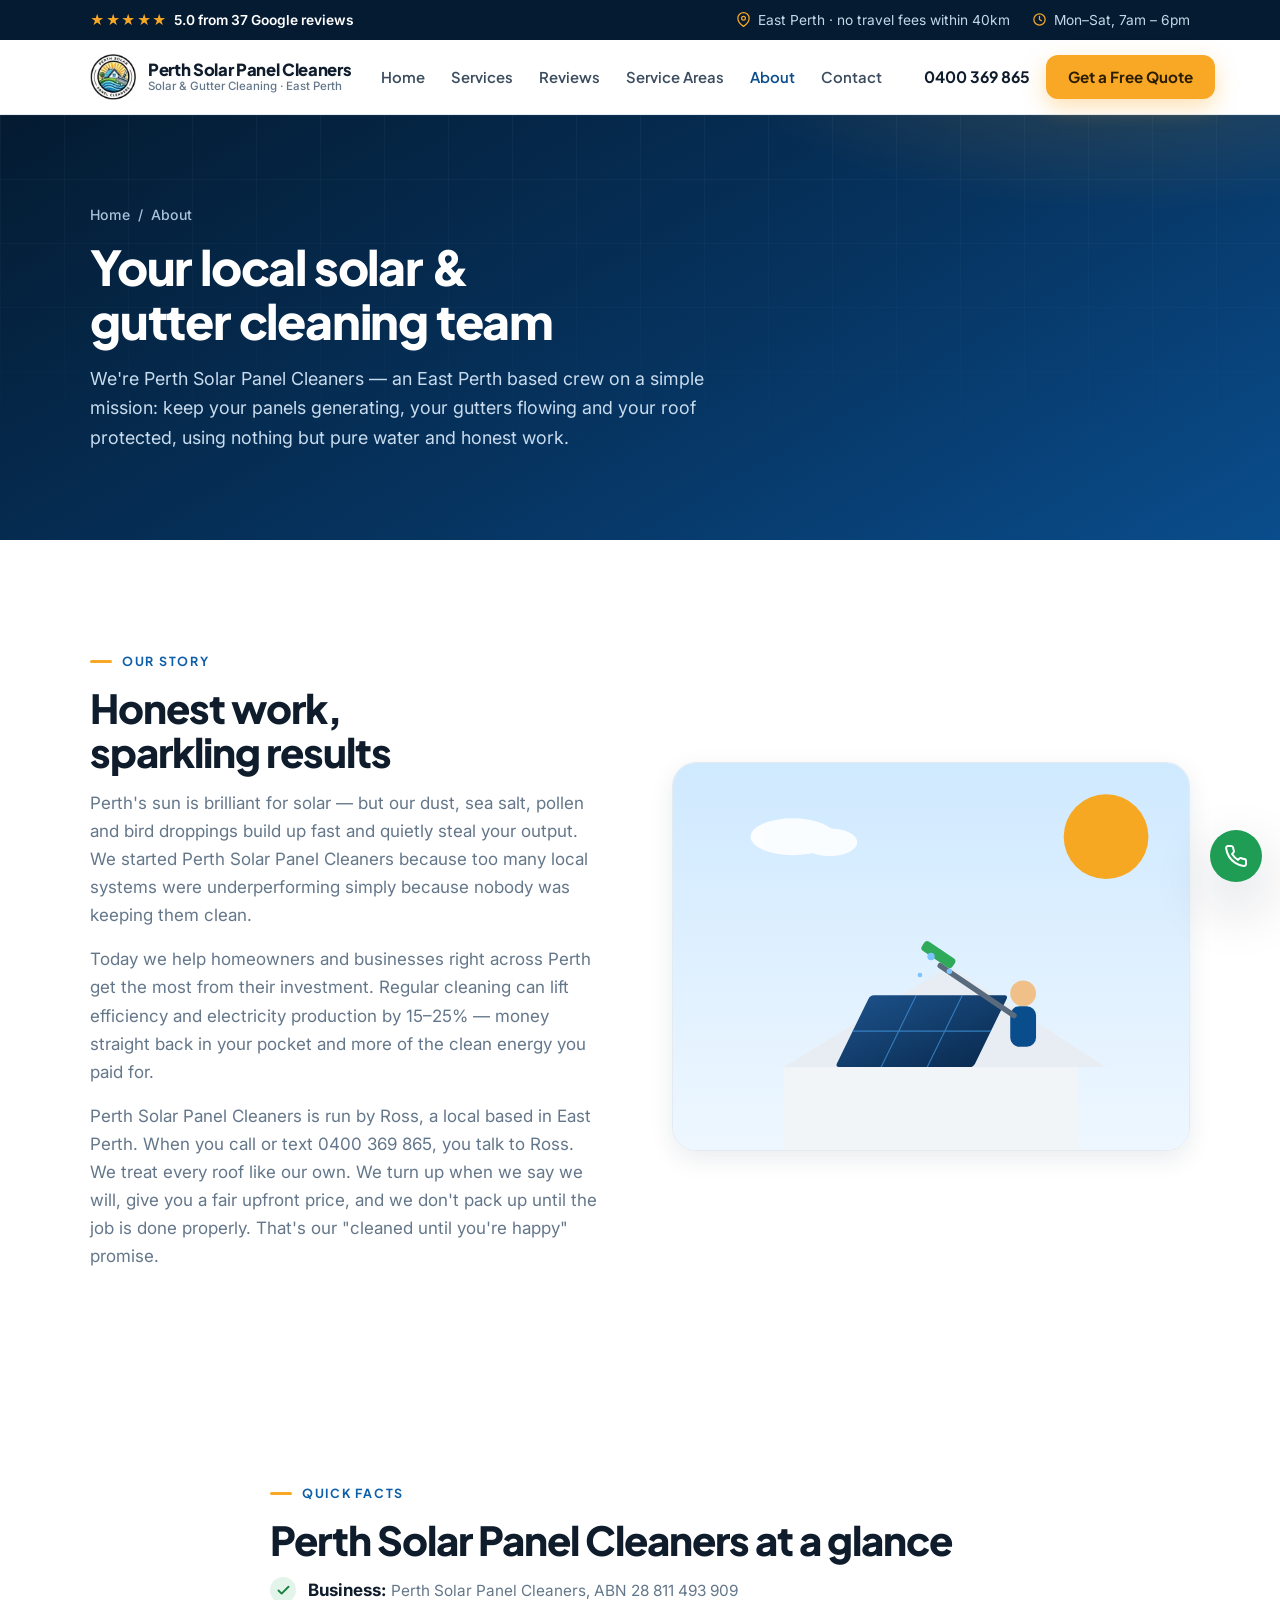
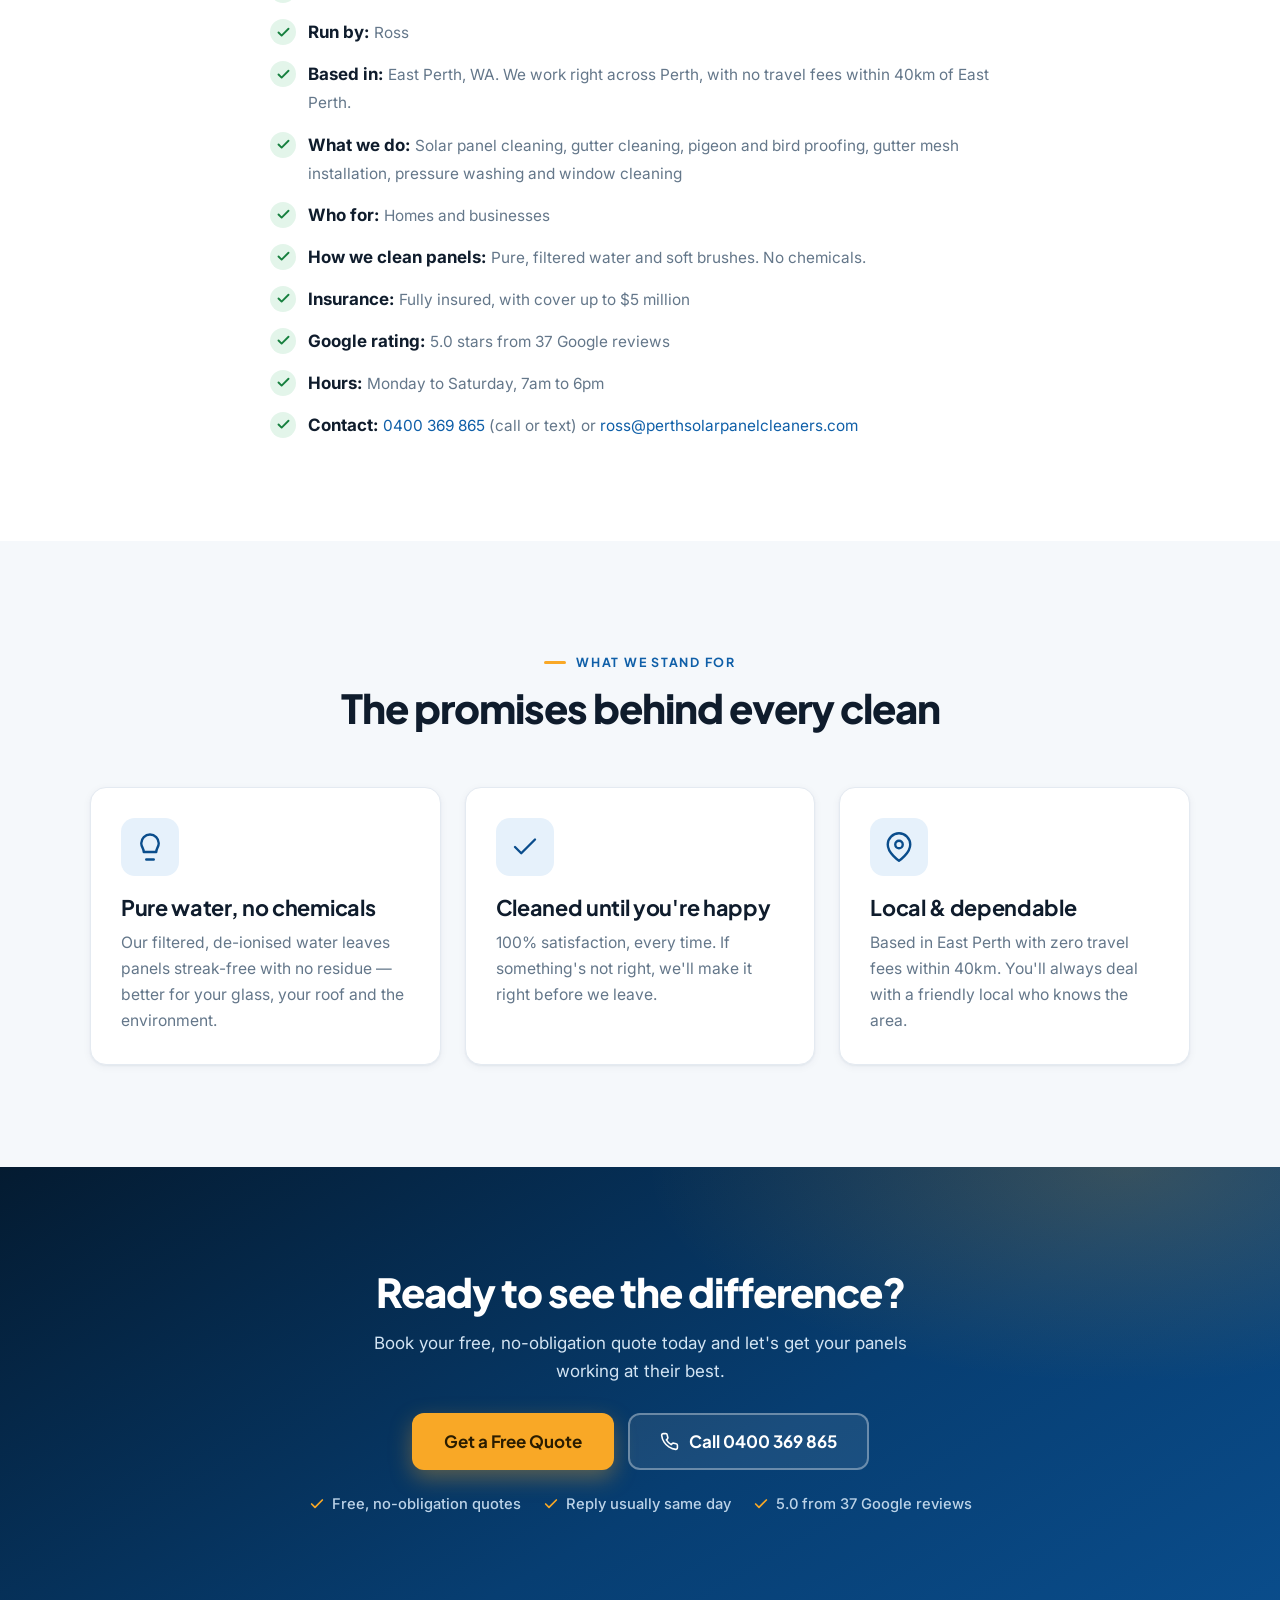
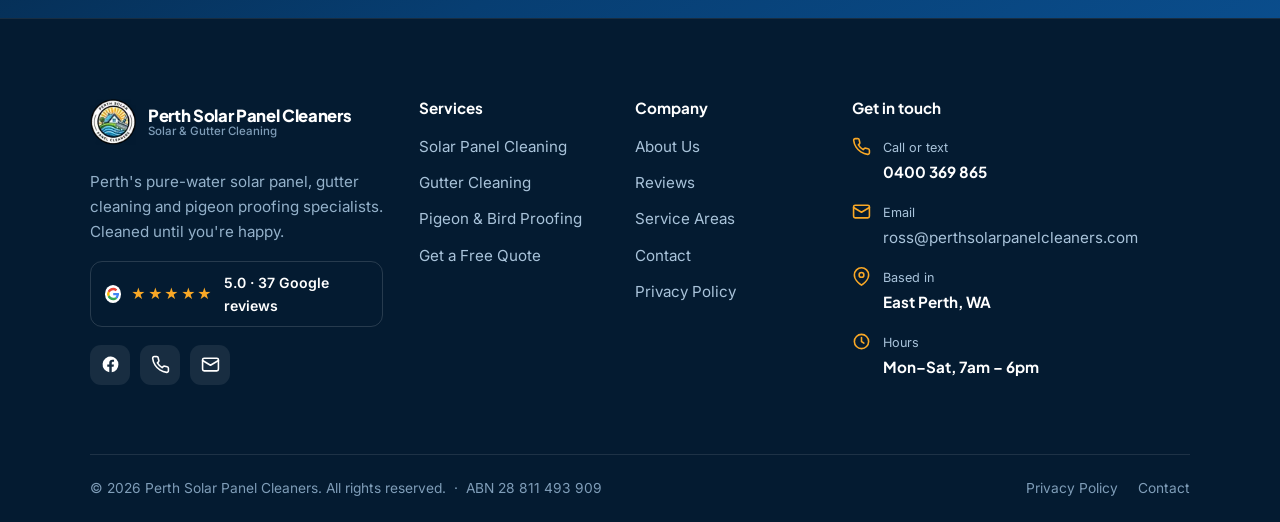
<file: about.html>
<!DOCTYPE html>
<html lang="en-AU">
<head>
<meta charset="utf-8">
<meta name="viewport" content="width=device-width, initial-scale=1">
<title>About Us | Perth Solar Panel Cleaners</title>
<meta name="description" content="Meet Perth Solar Panel Cleaners — your local East Perth specialists in pure-water solar panel cleaning, gutter cleaning and pigeon proofing. Friendly, insured and cleaned until you're happy.">
<meta name="theme-color" content="#041b31">
<link rel="canonical" href="https://www.perthsolarpanelcleaners.com/about.html">
<link rel="icon" type="image/png" href="images/logo.png">
<link rel="apple-touch-icon" href="images/logo.png">
<link rel="preconnect" href="https://fonts.googleapis.com">
<link rel="preconnect" href="https://fonts.gstatic.com" crossorigin>
<link href="https://fonts.googleapis.com/css2?family=Plus+Jakarta+Sans:wght@500;600;700;800&family=Inter:wght@400;500;600&display=swap" rel="stylesheet">
<link rel="stylesheet" href="css/styles.css">
<script type="application/ld+json">
{
  "@context": "https://schema.org",
  "@type": "LocalBusiness",
  "@id": "https://www.perthsolarpanelcleaners.com/#business",
  "name": "Perth Solar Panel Cleaners",
  "url": "https://www.perthsolarpanelcleaners.com/",
  "image": "https://www.perthsolarpanelcleaners.com/images/logo.png",
  "logo": "https://www.perthsolarpanelcleaners.com/images/logo.png",
  "description": "Solar panel cleaning, gutter cleaning and pigeon proofing across Perth, using pure filtered water and no chemicals. Run by Ross, based in East Perth. Fully insured, with cover up to $5 million.",
  "telephone": "+61400369865",
  "email": "ross@perthsolarpanelcleaners.com",
  "taxID": "ABN 28 811 493 909",
  "founder": {
    "@type": "Person",
    "name": "Ross"
  },
  "address": {
    "@type": "PostalAddress",
    "addressLocality": "East Perth",
    "addressRegion": "WA",
    "postalCode": "6000",
    "addressCountry": "AU"
  },
  "areaServed": [
    {
      "@type": "City",
      "name": "Perth, Western Australia"
    },
    {
      "@type": "Place",
      "name": "East Perth, WA"
    },
    {
      "@type": "Place",
      "name": "East Victoria Park, WA"
    },
    {
      "@type": "Place",
      "name": "Belmont, WA"
    },
    {
      "@type": "Place",
      "name": "Cannington, WA"
    },
    {
      "@type": "Place",
      "name": "Applecross, WA"
    },
    {
      "@type": "Place",
      "name": "Osborne Park, WA"
    },
    {
      "@type": "Place",
      "name": "Subiaco, WA"
    },
    {
      "@type": "Place",
      "name": "Maylands, WA"
    },
    {
      "@type": "Place",
      "name": "Nedlands, WA"
    },
    {
      "@type": "Place",
      "name": "Butler, WA"
    },
    {
      "@type": "Place",
      "name": "Fremantle, WA"
    },
    {
      "@type": "Place",
      "name": "Beechboro, WA"
    },
    {
      "@type": "Place",
      "name": "Bassendean, WA"
    },
    {
      "@type": "Place",
      "name": "Morley, WA"
    },
    {
      "@type": "Place",
      "name": "Perth CBD, WA"
    },
    {
      "@type": "Place",
      "name": "Mount Lawley, WA"
    },
    {
      "@type": "Place",
      "name": "Bayswater, WA"
    },
    {
      "@type": "Place",
      "name": "Scarborough, WA"
    },
    {
      "@type": "Place",
      "name": "Joondalup, WA"
    },
    {
      "@type": "Place",
      "name": "Midland, WA"
    }
  ],
  "openingHoursSpecification": [
    {
      "@type": "OpeningHoursSpecification",
      "dayOfWeek": [
        "Monday",
        "Tuesday",
        "Wednesday",
        "Thursday",
        "Friday",
        "Saturday"
      ],
      "opens": "07:00",
      "closes": "18:00"
    }
  ],
  "priceRange": "$$",
  "sameAs": [
    "https://www.google.com/maps?cid=12447810736797022616",
    "https://www.facebook.com/p/Perth-Solar-Panel-Cleaners-61570931764697/"
  ],
  "hasOfferCatalog": {
    "@type": "OfferCatalog",
    "name": "Services",
    "itemListElement": [
      {
        "@type": "Offer",
        "itemOffered": {
          "@type": "Service",
          "name": "Solar panel cleaning",
          "url": "https://www.perthsolarpanelcleaners.com/services.html#solar"
        }
      },
      {
        "@type": "Offer",
        "itemOffered": {
          "@type": "Service",
          "name": "Gutter cleaning",
          "url": "https://www.perthsolarpanelcleaners.com/gutter-cleaning.html"
        }
      },
      {
        "@type": "Offer",
        "itemOffered": {
          "@type": "Service",
          "name": "Pigeon and bird proofing for solar panels",
          "url": "https://www.perthsolarpanelcleaners.com/pigeon-proofing.html"
        }
      },
      {
        "@type": "Offer",
        "itemOffered": {
          "@type": "Service",
          "name": "Gutter mesh installation"
        }
      },
      {
        "@type": "Offer",
        "itemOffered": {
          "@type": "Service",
          "name": "Pressure washing"
        }
      },
      {
        "@type": "Offer",
        "itemOffered": {
          "@type": "Service",
          "name": "Window cleaning"
        }
      }
    ]
  },
  "aggregateRating": {
    "@type": "AggregateRating",
    "ratingValue": "5",
    "reviewCount": "37",
    "bestRating": "5"
  }
}
</script>
</head>
<body>
<a class="skip-link" href="#main">Skip to content</a>

<div class="topbar">
  <div class="container topbar-inner">
    <a href="reviews.html"><span class="stars">★★★★★</span>5.0 from 37 Google reviews</a>
    <div class="topbar-meta">
      <span><svg viewBox="0 0 24 24" fill="none" stroke="currentColor" stroke-width="2" stroke-linecap="round" stroke-linejoin="round"><path d="M21 10c0 7-9 13-9 13s-9-6-9-13a9 9 0 0 1 18 0Z"/><circle cx="12" cy="10" r="3"/></svg>East Perth · no travel fees within 40km</span>
      <span><svg viewBox="0 0 24 24" fill="none" stroke="currentColor" stroke-width="2" stroke-linecap="round" stroke-linejoin="round"><circle cx="12" cy="12" r="9"/><path d="M12 7v5l3 2"/></svg>Mon–Sat, 7am – 6pm</span>
    </div>
  </div>
</div><!--/topbar-->
<header class="site-header" id="siteHeader">
  <div class="container header-inner">
    <a class="brand" href="index.html" aria-label="Perth Solar Panel Cleaners — home">
      <span class="brand-logo" aria-hidden="true"><img src="images/logo.png" alt="" width="46" height="46"></span>
      <span class="brand-text">
        <span class="brand-name">Perth Solar Panel Cleaners</span>
        <span class="brand-tag">Solar &amp; Gutter Cleaning · East Perth</span>
      </span>
    </a>
    <button class="nav-toggle" aria-label="Open menu" aria-controls="siteNav" aria-expanded="false"><span></span></button>
    <nav class="site-nav" id="siteNav" aria-label="Primary">
      <ul>
        <li><a href="index.html">Home</a></li>
        <li><a href="services.html">Services</a></li>
        <li><a href="reviews.html">Reviews</a></li>
        <li><a href="service-areas.html">Service Areas</a></li>
        <li><a href="about.html" class="active" aria-current="page">About</a></li>
        <li><a href="contact.html">Contact</a></li>
      </ul>
      <div class="nav-cta">
        <a class="btn-phone" href="tel:0400369865"><svg viewBox="0 0 24 24" fill="none" stroke="currentColor" stroke-width="2" stroke-linecap="round" stroke-linejoin="round"><path d="M22 16.92v3a2 2 0 0 1-2.18 2 19.79 19.79 0 0 1-8.63-3.07 19.5 19.5 0 0 1-6-6 19.79 19.79 0 0 1-3.07-8.67A2 2 0 0 1 4.11 2h3a2 2 0 0 1 2 1.72c.13.96.36 1.9.7 2.81a2 2 0 0 1-.45 2.11L8.09 9.91a16 16 0 0 0 6 6l1.27-1.27a2 2 0 0 1 2.11-.45c.9.34 1.85.57 2.81.7A2 2 0 0 1 22 16.92Z"/></svg>0400 369 865</a>
        <a class="btn btn-primary" href="contact.html#quote">Get a Free Quote</a>
      </div>
    </nav>
  </div>
</header>

<main id="main">
<section class="page-hero">
  <div class="container">
    <div class="breadcrumb"><a href="index.html">Home</a> &nbsp;/&nbsp; About</div>
    <h1>Your local solar &amp; gutter cleaning team</h1>
    <p>We're Perth Solar Panel Cleaners — an East Perth based crew on a simple mission: keep your panels generating, your gutters flowing and your roof protected, using nothing but pure water and honest work.</p>
  </div>
</section>

<section class="section">
  <div class="container split">
    <div class="reveal">
      <span class="eyebrow">Our story</span>
      <h2>Honest work, sparkling results</h2>
      <p style="margin:14px 0 16px;color:var(--muted)">Perth's sun is brilliant for solar — but our dust, sea salt, pollen and bird droppings build up fast and quietly steal your output. We started Perth Solar Panel Cleaners because too many local systems were underperforming simply because nobody was keeping them clean.</p>
      <p style="margin:0 0 16px;color:var(--muted)">Today we help homeowners and businesses right across Perth get the most from their investment. Regular cleaning can lift efficiency and electricity production by 15–25% — money straight back in your pocket and more of the clean energy you paid for.</p>
      <p style="color:var(--muted)">Perth Solar Panel Cleaners is run by Ross, a local based in East Perth. When you call or text 0400 369 865, you talk to Ross.</p>
      <p style="color:var(--muted)">We treat every roof like our own. We turn up when we say we will, give you a fair upfront price, and we don't pack up until the job is done properly. That's our "cleaned until you're happy" promise.</p>
    </div>
    <div class="split-media reveal">
      <div class="media-card">
        <svg viewBox="0 0 560 420" role="img" aria-label="Worker cleaning rooftop solar panels with a water-fed pole">
          <defs><linearGradient id="ab-sky" x1="0" y1="0" x2="0" y2="1"><stop offset="0" stop-color="#cfe9ff"/><stop offset="1" stop-color="#eef7ff"/></linearGradient><linearGradient id="ab-p" x1="0" y1="0" x2="1" y2="1"><stop offset="0" stop-color="#1b4f86"/><stop offset="1" stop-color="#0a2c52"/></linearGradient></defs>
          <rect width="560" height="420" rx="0" fill="url(#ab-sky)"/>
          <circle cx="470" cy="80" r="46" fill="#F7A823"/>
          <g fill="#fff" opacity="0.9"><ellipse cx="130" cy="80" rx="46" ry="20"/><ellipse cx="170" cy="86" rx="30" ry="15"/></g>
          <path d="M120 330 L300 220 L470 330 Z" fill="#e7edf3"/>
          <g transform="translate(214 252) skewX(-26)"><rect width="150" height="78" rx="4" fill="url(#ab-p)"/><g stroke="#3f8fd4" stroke-width="1.3" opacity="0.8"><line x1="50" y1="0" x2="50" y2="78"/><line x1="100" y1="0" x2="100" y2="78"/><line x1="0" y1="39" x2="150" y2="39"/></g></g>
          <rect x="120" y="330" width="320" height="90" fill="#f2f5f8"/>
          <!-- worker -->
          <g transform="translate(360 250)"><circle cx="20" cy="0" r="14" fill="#f1c089"/><rect x="6" y="14" width="28" height="44" rx="10" fill="#0a4d8c"/><line x1="10" y1="24" x2="-70" y2="-30" stroke="#5a6b7e" stroke-width="6" stroke-linecap="round"/><rect x="-92" y="-48" width="40" height="12" rx="4" fill="#2faa5a" transform="rotate(34 -72 -42)"/></g>
          <g fill="#7cc4ff"><circle cx="280" cy="210" r="4"/><circle cx="300" cy="226" r="3"/><circle cx="268" cy="230" r="2.5"/></g>
        </svg>
      </div>
    </div>
  </div>
</section>


<section class="section" id="facts">
  <div class="container" style="max-width:820px">
    <div class="reveal">
      <span class="eyebrow">Quick facts</span>
      <h2>Perth Solar Panel Cleaners at a glance</h2>
      <div style="height:14px"></div>
      <ul class="tick-list">
        <li><span class="tick"><svg viewBox="0 0 24 24" fill="none" stroke="currentColor" stroke-width="3" stroke-linecap="round" stroke-linejoin="round"><polyline points="20 6 9 17 4 12"/></svg></span><div><b>Business:</b> <span>Perth Solar Panel Cleaners, ABN 28 811 493 909</span></div></li>
        <li><span class="tick"><svg viewBox="0 0 24 24" fill="none" stroke="currentColor" stroke-width="3" stroke-linecap="round" stroke-linejoin="round"><polyline points="20 6 9 17 4 12"/></svg></span><div><b>Run by:</b> <span>Ross</span></div></li>
        <li><span class="tick"><svg viewBox="0 0 24 24" fill="none" stroke="currentColor" stroke-width="3" stroke-linecap="round" stroke-linejoin="round"><polyline points="20 6 9 17 4 12"/></svg></span><div><b>Based in:</b> <span>East Perth, WA. We work right across Perth, with no travel fees within 40km of East Perth.</span></div></li>
        <li><span class="tick"><svg viewBox="0 0 24 24" fill="none" stroke="currentColor" stroke-width="3" stroke-linecap="round" stroke-linejoin="round"><polyline points="20 6 9 17 4 12"/></svg></span><div><b>What we do:</b> <span>Solar panel cleaning, gutter cleaning, pigeon and bird proofing, gutter mesh installation, pressure washing and window cleaning</span></div></li>
        <li><span class="tick"><svg viewBox="0 0 24 24" fill="none" stroke="currentColor" stroke-width="3" stroke-linecap="round" stroke-linejoin="round"><polyline points="20 6 9 17 4 12"/></svg></span><div><b>Who for:</b> <span>Homes and businesses</span></div></li>
        <li><span class="tick"><svg viewBox="0 0 24 24" fill="none" stroke="currentColor" stroke-width="3" stroke-linecap="round" stroke-linejoin="round"><polyline points="20 6 9 17 4 12"/></svg></span><div><b>How we clean panels:</b> <span>Pure, filtered water and soft brushes. No chemicals.</span></div></li>
        <li><span class="tick"><svg viewBox="0 0 24 24" fill="none" stroke="currentColor" stroke-width="3" stroke-linecap="round" stroke-linejoin="round"><polyline points="20 6 9 17 4 12"/></svg></span><div><b>Insurance:</b> <span>Fully insured, with cover up to $5 million</span></div></li>
        <li><span class="tick"><svg viewBox="0 0 24 24" fill="none" stroke="currentColor" stroke-width="3" stroke-linecap="round" stroke-linejoin="round"><polyline points="20 6 9 17 4 12"/></svg></span><div><b>Google rating:</b> <span>5.0 stars from 37 Google reviews</span></div></li>
        <li><span class="tick"><svg viewBox="0 0 24 24" fill="none" stroke="currentColor" stroke-width="3" stroke-linecap="round" stroke-linejoin="round"><polyline points="20 6 9 17 4 12"/></svg></span><div><b>Hours:</b> <span>Monday to Saturday, 7am to 6pm</span></div></li>
        <li><span class="tick"><svg viewBox="0 0 24 24" fill="none" stroke="currentColor" stroke-width="3" stroke-linecap="round" stroke-linejoin="round"><polyline points="20 6 9 17 4 12"/></svg></span><div><b>Contact:</b> <span><a href="tel:0400369865">0400 369 865</a> (call or text) or <a href="mailto:ross@perthsolarpanelcleaners.com">ross@perthsolarpanelcleaners.com</a></span></div></li>
      </ul>
    </div>
  </div>
</section>

<section class="section section--soft">
  <div class="container">
    <div class="section-head center reveal"><span class="eyebrow">What we stand for</span><h2>The promises behind every clean</h2></div>
    <div class="grid grid-3">
      <div class="card reveal"><div class="svc-icon"><svg viewBox="0 0 24 24" fill="none" stroke="currentColor" stroke-width="1.9" stroke-linecap="round" stroke-linejoin="round"><path d="M12 2a7 7 0 0 0-7 7c0 3 2 4 2 7h10c0-3 2-4 2-7a7 7 0 0 0-7-7Z"/><path d="M9 22h6"/></svg></div><h3>Pure water, no chemicals</h3><p>Our filtered, de-ionised water leaves panels streak-free with no residue — better for your glass, your roof and the environment.</p></div>
      <div class="card reveal"><div class="svc-icon"><svg viewBox="0 0 24 24" fill="none" stroke="currentColor" stroke-width="1.9" stroke-linecap="round" stroke-linejoin="round"><path d="M20 6 9 17l-5-5"/></svg></div><h3>Cleaned until you're happy</h3><p>100% satisfaction, every time. If something's not right, we'll make it right before we leave.</p></div>
      <div class="card reveal"><div class="svc-icon"><svg viewBox="0 0 24 24" fill="none" stroke="currentColor" stroke-width="1.9" stroke-linecap="round" stroke-linejoin="round"><path d="M21 10c0 7-9 13-9 13s-9-6-9-13a9 9 0 0 1 18 0Z"/><circle cx="12" cy="10" r="3"/></svg></div><h3>Local &amp; dependable</h3><p>Based in East Perth with zero travel fees within 40km. You'll always deal with a friendly local who knows the area.</p></div>
    </div>
  </div>
</section>

<section class="section section--cta">
  <div class="container center reveal">
    <h2 style="color:#fff">Ready to see the difference?</h2>
    <p style="color:#d3e4f3;max-width:52ch;margin:14px auto 28px">Book your free, no-obligation quote today and let's get your panels working at their best.</p>
    <div class="hero-actions" style="justify-content:center">
      <a class="btn btn-primary btn-lg" href="contact.html#quote">Get a Free Quote</a>
      <a class="btn btn-ghost-light btn-lg" href="tel:0400369865"><svg viewBox="0 0 24 24" fill="none" stroke="currentColor" stroke-width="2" stroke-linecap="round" stroke-linejoin="round"><path d="M22 16.92v3a2 2 0 0 1-2.18 2 19.79 19.79 0 0 1-8.63-3.07 19.5 19.5 0 0 1-6-6 19.79 19.79 0 0 1-3.07-8.67A2 2 0 0 1 4.11 2h3a2 2 0 0 1 2 1.72c.13.96.36 1.9.7 2.81a2 2 0 0 1-.45 2.11L8.09 9.91a16 16 0 0 0 6 6l1.27-1.27a2 2 0 0 1 2.11-.45c.9.34 1.85.57 2.81.7A2 2 0 0 1 22 16.92Z"/></svg>Call 0400 369 865</a>
    </div>
    <div class="cta-sub"><span><svg viewBox="0 0 24 24" fill="none" stroke="currentColor" stroke-width="2.6" stroke-linecap="round" stroke-linejoin="round"><polyline points="20 6 9 17 4 12"/></svg>Free, no-obligation quotes</span><span><svg viewBox="0 0 24 24" fill="none" stroke="currentColor" stroke-width="2.6" stroke-linecap="round" stroke-linejoin="round"><polyline points="20 6 9 17 4 12"/></svg>Reply usually same day</span><span><svg viewBox="0 0 24 24" fill="none" stroke="currentColor" stroke-width="2.6" stroke-linecap="round" stroke-linejoin="round"><polyline points="20 6 9 17 4 12"/></svg>5.0 from 37 Google reviews</span></div>
  </div>
</section>
</main>

<footer class="site-footer">
  <div class="container">
    <div class="footer-grid">
      <div class="footer-brand">
        <a class="brand" href="index.html" aria-label="Perth Solar Panel Cleaners — home">
          <span class="brand-logo" aria-hidden="true"><img src="images/logo.png" alt="" width="46" height="46"></span>
          <span class="brand-text"><span class="brand-name">Perth Solar Panel Cleaners</span><span class="brand-tag">Solar &amp; Gutter Cleaning</span></span>
        </a>
        <p class="footer-about">Perth's pure-water solar panel, gutter cleaning and pigeon proofing specialists. Cleaned until you're happy.</p>
        <a class="footer-rating" href="https://www.google.com/maps?cid=12447810736797022616" target="_blank" rel="noopener"><svg class="g-ico" viewBox="0 0 48 48" aria-hidden="true"><path fill="#EA4335" d="M24 9.5c3.54 0 6.71 1.22 9.21 3.6l6.85-6.85C35.9 2.38 30.47 0 24 0 14.62 0 6.51 5.38 2.56 13.22l7.98 6.19C12.43 13.72 17.74 9.5 24 9.5z"/><path fill="#4285F4" d="M46.98 24.55c0-1.57-.15-3.09-.38-4.55H24v9.02h12.94c-.58 2.96-2.26 5.48-4.78 7.18l7.73 6c4.51-4.18 7.09-10.36 7.09-17.65z"/><path fill="#FBBC05" d="M10.53 28.59c-.48-1.45-.76-2.99-.76-4.59s.27-3.14.76-4.59l-7.98-6.19C.92 16.46 0 20.12 0 24c0 3.88.92 7.54 2.56 10.78l7.97-6.19z"/><path fill="#34A853" d="M24 48c6.48 0 11.93-2.13 15.89-5.81l-7.73-6c-2.15 1.45-4.92 2.3-8.16 2.3-6.26 0-11.57-4.22-13.47-9.91l-7.98 6.19C6.51 42.62 14.62 48 24 48z"/></svg><span class="stars">★★★★★</span>5.0 · 37 Google reviews</a>
        <div class="social">
          <a href="https://www.facebook.com/p/Perth-Solar-Panel-Cleaners-61570931764697/" aria-label="Facebook" target="_blank" rel="noopener"><svg viewBox="0 0 24 24" fill="currentColor"><path d="M22 12a10 10 0 1 0-11.56 9.88v-6.99H7.9V12h2.54V9.8c0-2.5 1.49-3.89 3.78-3.89 1.09 0 2.24.2 2.24.2v2.46h-1.26c-1.24 0-1.63.77-1.63 1.56V12h2.78l-.44 2.89h-2.34v6.99A10 10 0 0 0 22 12Z"/></svg></a>
          <a href="tel:0400369865" aria-label="Call us"><svg viewBox="0 0 24 24" fill="none" stroke="currentColor" stroke-width="2" stroke-linecap="round" stroke-linejoin="round"><path d="M22 16.92v3a2 2 0 0 1-2.18 2 19.79 19.79 0 0 1-8.63-3.07 19.5 19.5 0 0 1-6-6 19.79 19.79 0 0 1-3.07-8.67A2 2 0 0 1 4.11 2h3a2 2 0 0 1 2 1.72c.13.96.36 1.9.7 2.81a2 2 0 0 1-.45 2.11L8.09 9.91a16 16 0 0 0 6 6l1.27-1.27a2 2 0 0 1 2.11-.45c.9.34 1.85.57 2.81.7A2 2 0 0 1 22 16.92Z"/></svg></a>
          <a href="mailto:ross@perthsolarpanelcleaners.com" aria-label="Email us"><svg viewBox="0 0 24 24" fill="none" stroke="currentColor" stroke-width="2" stroke-linecap="round" stroke-linejoin="round"><rect x="2" y="4" width="20" height="16" rx="2"/><path d="m22 7-10 6L2 7"/></svg></a>
        </div>
      </div>
      <div>
        <h4>Services</h4>
        <ul class="footer-links">
          <li><a href="services.html#solar">Solar Panel Cleaning</a></li>
          <li><a href="gutter-cleaning.html">Gutter Cleaning</a></li>
          <li><a href="pigeon-proofing.html">Pigeon &amp; Bird Proofing</a></li>
          <li><a href="contact.html#quote">Get a Free Quote</a></li>
        </ul>
      </div>
      <div>
        <h4>Company</h4>
        <ul class="footer-links">
          <li><a href="about.html">About Us</a></li>
          <li><a href="reviews.html">Reviews</a></li>
          <li><a href="service-areas.html">Service Areas</a></li>
          <li><a href="contact.html">Contact</a></li>
          <li><a href="privacy-policy.html">Privacy Policy</a></li>
        </ul>
      </div>
      <div>
        <h4>Get in touch</h4>
        <ul class="footer-contact">
          <li><svg viewBox="0 0 24 24" fill="none" stroke="currentColor" stroke-width="2" stroke-linecap="round" stroke-linejoin="round"><path d="M22 16.92v3a2 2 0 0 1-2.18 2 19.79 19.79 0 0 1-8.63-3.07 19.5 19.5 0 0 1-6-6 19.79 19.79 0 0 1-3.07-8.67A2 2 0 0 1 4.11 2h3a2 2 0 0 1 2 1.72c.13.96.36 1.9.7 2.81a2 2 0 0 1-.45 2.11L8.09 9.91a16 16 0 0 0 6 6l1.27-1.27a2 2 0 0 1 2.11-.45c.9.34 1.85.57 2.81.7A2 2 0 0 1 22 16.92Z"/></svg><div><small>Call or text</small><br><a href="tel:0400369865"><b>0400 369 865</b></a></div></li>
          <li><svg viewBox="0 0 24 24" fill="none" stroke="currentColor" stroke-width="2" stroke-linecap="round" stroke-linejoin="round"><rect x="2" y="4" width="20" height="16" rx="2"/><path d="m22 7-10 6L2 7"/></svg><div><small>Email</small><br><a href="mailto:ross@perthsolarpanelcleaners.com">ross@perthsolarpanelcleaners.com</a></div></li>
          <li><svg viewBox="0 0 24 24" fill="none" stroke="currentColor" stroke-width="2" stroke-linecap="round" stroke-linejoin="round"><path d="M21 10c0 7-9 13-9 13s-9-6-9-13a9 9 0 0 1 18 0Z"/><circle cx="12" cy="10" r="3"/></svg><div><small>Based in</small><br><b>East Perth, WA</b></div></li>
          <li><svg viewBox="0 0 24 24" fill="none" stroke="currentColor" stroke-width="2" stroke-linecap="round" stroke-linejoin="round"><circle cx="12" cy="12" r="9"/><path d="M12 7v5l3 2"/></svg><div><small>Hours</small><br><b>Mon–Sat, 7am – 6pm</b></div></li>
        </ul>
      </div>
    </div>
    <div class="footer-bottom">
      <span>© <span class="js-year">2026</span> Perth Solar Panel Cleaners. All rights reserved. &nbsp;·&nbsp; ABN 28 811 493 909</span>
      <span class="legal"><a href="privacy-policy.html">Privacy Policy</a><a href="contact.html">Contact</a></span>
    </div>
  </div>
</footer>

<div class="fab-stack">
  <button class="fab fab-top" aria-label="Back to top"><svg viewBox="0 0 24 24" fill="none" stroke="currentColor" stroke-width="2.4" stroke-linecap="round" stroke-linejoin="round"><path d="M12 19V5M5 12l7-7 7 7"/></svg></button>
  <a class="fab fab-call" href="tel:0400369865" aria-label="Call Perth Solar Panel Cleaners"><svg viewBox="0 0 24 24" fill="none" stroke="currentColor" stroke-width="2" stroke-linecap="round" stroke-linejoin="round"><path d="M22 16.92v3a2 2 0 0 1-2.18 2 19.79 19.79 0 0 1-8.63-3.07 19.5 19.5 0 0 1-6-6 19.79 19.79 0 0 1-3.07-8.67A2 2 0 0 1 4.11 2h3a2 2 0 0 1 2 1.72c.13.96.36 1.9.7 2.81a2 2 0 0 1-.45 2.11L8.09 9.91a16 16 0 0 0 6 6l1.27-1.27a2 2 0 0 1 2.11-.45c.9.34 1.85.57 2.81.7A2 2 0 0 1 22 16.92Z"/></svg></a>
</div>
<div class="mbar">
  <a class="btn btn-outline" href="tel:0400369865"><svg viewBox="0 0 24 24" fill="none" stroke="currentColor" stroke-width="2" stroke-linecap="round" stroke-linejoin="round"><path d="M22 16.92v3a2 2 0 0 1-2.18 2 19.79 19.79 0 0 1-8.63-3.07 19.5 19.5 0 0 1-6-6 19.79 19.79 0 0 1-3.07-8.67A2 2 0 0 1 4.11 2h3a2 2 0 0 1 2 1.72c.13.96.36 1.9.7 2.81a2 2 0 0 1-.45 2.11L8.09 9.91a16 16 0 0 0 6 6l1.27-1.27a2 2 0 0 1 2.11-.45c.9.34 1.85.57 2.81.7A2 2 0 0 1 22 16.92Z"/></svg>Call</a>
  <a class="btn btn-primary" href="contact.html#quote">Get a Free Quote</a>
</div><!--/mbar-->

<script src="js/main.js" defer></script>
</body>
</html>
</file>
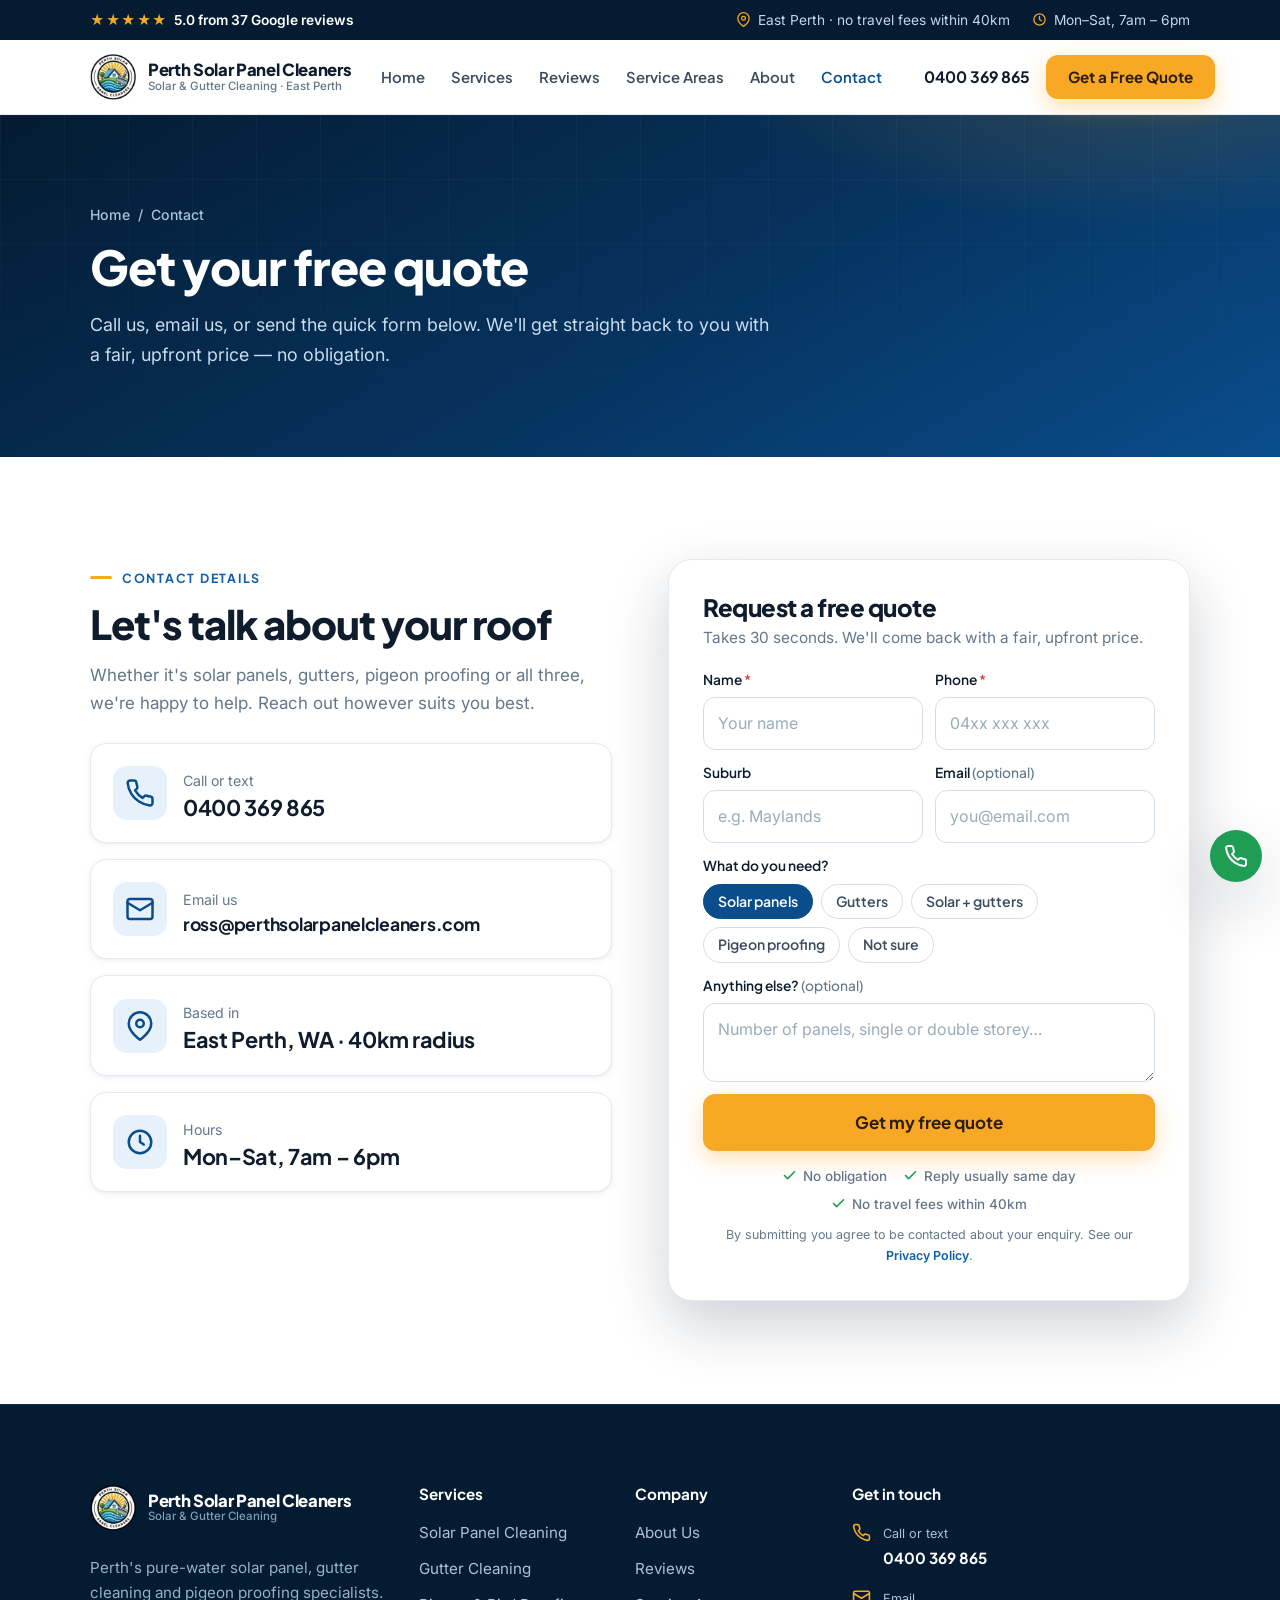
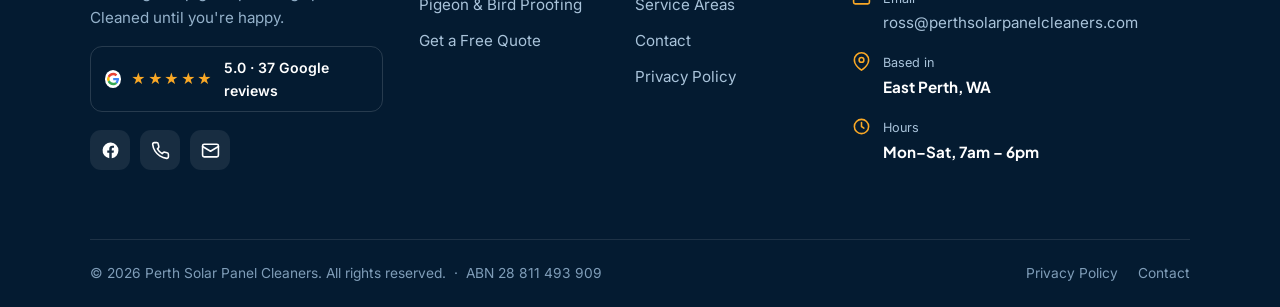
<file: contact.html>
<!DOCTYPE html>
<html lang="en-AU">
<head>
<meta charset="utf-8">
<meta name="viewport" content="width=device-width, initial-scale=1">
<title>Contact &amp; Free Quote | Perth Solar Panel Cleaners</title>
<meta name="description" content="Get a free, no-obligation quote from Perth Solar Panel Cleaners. Call 0400 369 865 or send the quick form for solar panel cleaning, gutter cleaning and pigeon proofing across Perth.">
<meta name="theme-color" content="#041b31">
<link rel="canonical" href="https://www.perthsolarpanelcleaners.com/contact.html">
<link rel="icon" type="image/png" href="images/logo.png">
<link rel="apple-touch-icon" href="images/logo.png">
<link rel="preconnect" href="https://fonts.googleapis.com">
<link rel="preconnect" href="https://fonts.gstatic.com" crossorigin>
<link href="https://fonts.googleapis.com/css2?family=Plus+Jakarta+Sans:wght@500;600;700;800&family=Inter:wght@400;500;600&display=swap" rel="stylesheet">
<link rel="stylesheet" href="css/styles.css">
<script type="application/ld+json">
{
  "@context": "https://schema.org",
  "@type": "LocalBusiness",
  "@id": "https://www.perthsolarpanelcleaners.com/#business",
  "name": "Perth Solar Panel Cleaners",
  "url": "https://www.perthsolarpanelcleaners.com/",
  "image": "https://www.perthsolarpanelcleaners.com/images/logo.png",
  "logo": "https://www.perthsolarpanelcleaners.com/images/logo.png",
  "description": "Solar panel cleaning, gutter cleaning and pigeon proofing across Perth, using pure filtered water and no chemicals. Run by Ross, based in East Perth. Fully insured, with cover up to $5 million.",
  "telephone": "+61400369865",
  "email": "ross@perthsolarpanelcleaners.com",
  "taxID": "ABN 28 811 493 909",
  "founder": {
    "@type": "Person",
    "name": "Ross"
  },
  "address": {
    "@type": "PostalAddress",
    "addressLocality": "East Perth",
    "addressRegion": "WA",
    "postalCode": "6000",
    "addressCountry": "AU"
  },
  "areaServed": [
    {
      "@type": "City",
      "name": "Perth, Western Australia"
    },
    {
      "@type": "Place",
      "name": "East Perth, WA"
    },
    {
      "@type": "Place",
      "name": "East Victoria Park, WA"
    },
    {
      "@type": "Place",
      "name": "Belmont, WA"
    },
    {
      "@type": "Place",
      "name": "Cannington, WA"
    },
    {
      "@type": "Place",
      "name": "Applecross, WA"
    },
    {
      "@type": "Place",
      "name": "Osborne Park, WA"
    },
    {
      "@type": "Place",
      "name": "Subiaco, WA"
    },
    {
      "@type": "Place",
      "name": "Maylands, WA"
    },
    {
      "@type": "Place",
      "name": "Nedlands, WA"
    },
    {
      "@type": "Place",
      "name": "Butler, WA"
    },
    {
      "@type": "Place",
      "name": "Fremantle, WA"
    },
    {
      "@type": "Place",
      "name": "Beechboro, WA"
    },
    {
      "@type": "Place",
      "name": "Bassendean, WA"
    },
    {
      "@type": "Place",
      "name": "Morley, WA"
    },
    {
      "@type": "Place",
      "name": "Perth CBD, WA"
    },
    {
      "@type": "Place",
      "name": "Mount Lawley, WA"
    },
    {
      "@type": "Place",
      "name": "Bayswater, WA"
    },
    {
      "@type": "Place",
      "name": "Scarborough, WA"
    },
    {
      "@type": "Place",
      "name": "Joondalup, WA"
    },
    {
      "@type": "Place",
      "name": "Midland, WA"
    }
  ],
  "openingHoursSpecification": [
    {
      "@type": "OpeningHoursSpecification",
      "dayOfWeek": [
        "Monday",
        "Tuesday",
        "Wednesday",
        "Thursday",
        "Friday",
        "Saturday"
      ],
      "opens": "07:00",
      "closes": "18:00"
    }
  ],
  "priceRange": "$$",
  "sameAs": [
    "https://www.google.com/maps?cid=12447810736797022616",
    "https://www.facebook.com/p/Perth-Solar-Panel-Cleaners-61570931764697/"
  ],
  "hasOfferCatalog": {
    "@type": "OfferCatalog",
    "name": "Services",
    "itemListElement": [
      {
        "@type": "Offer",
        "itemOffered": {
          "@type": "Service",
          "name": "Solar panel cleaning",
          "url": "https://www.perthsolarpanelcleaners.com/services.html#solar"
        }
      },
      {
        "@type": "Offer",
        "itemOffered": {
          "@type": "Service",
          "name": "Gutter cleaning",
          "url": "https://www.perthsolarpanelcleaners.com/gutter-cleaning.html"
        }
      },
      {
        "@type": "Offer",
        "itemOffered": {
          "@type": "Service",
          "name": "Pigeon and bird proofing for solar panels",
          "url": "https://www.perthsolarpanelcleaners.com/pigeon-proofing.html"
        }
      },
      {
        "@type": "Offer",
        "itemOffered": {
          "@type": "Service",
          "name": "Gutter mesh installation"
        }
      },
      {
        "@type": "Offer",
        "itemOffered": {
          "@type": "Service",
          "name": "Pressure washing"
        }
      },
      {
        "@type": "Offer",
        "itemOffered": {
          "@type": "Service",
          "name": "Window cleaning"
        }
      }
    ]
  },
  "aggregateRating": {
    "@type": "AggregateRating",
    "ratingValue": "5",
    "reviewCount": "37",
    "bestRating": "5"
  }
}
</script>
</head>
<body data-quote-inline>
<a class="skip-link" href="#main">Skip to content</a>

<div class="topbar">
  <div class="container topbar-inner">
    <a href="reviews.html"><span class="stars">★★★★★</span>5.0 from 37 Google reviews</a>
    <div class="topbar-meta">
      <span><svg viewBox="0 0 24 24" fill="none" stroke="currentColor" stroke-width="2" stroke-linecap="round" stroke-linejoin="round"><path d="M21 10c0 7-9 13-9 13s-9-6-9-13a9 9 0 0 1 18 0Z"/><circle cx="12" cy="10" r="3"/></svg>East Perth · no travel fees within 40km</span>
      <span><svg viewBox="0 0 24 24" fill="none" stroke="currentColor" stroke-width="2" stroke-linecap="round" stroke-linejoin="round"><circle cx="12" cy="12" r="9"/><path d="M12 7v5l3 2"/></svg>Mon–Sat, 7am – 6pm</span>
    </div>
  </div>
</div><!--/topbar-->
<header class="site-header" id="siteHeader">
  <div class="container header-inner">
    <a class="brand" href="index.html" aria-label="Perth Solar Panel Cleaners — home">
      <span class="brand-logo" aria-hidden="true"><img src="images/logo.png" alt="" width="46" height="46"></span>
      <span class="brand-text">
        <span class="brand-name">Perth Solar Panel Cleaners</span>
        <span class="brand-tag">Solar &amp; Gutter Cleaning · East Perth</span>
      </span>
    </a>
    <button class="nav-toggle" aria-label="Open menu" aria-controls="siteNav" aria-expanded="false"><span></span></button>
    <nav class="site-nav" id="siteNav" aria-label="Primary">
      <ul>
        <li><a href="index.html">Home</a></li>
        <li><a href="services.html">Services</a></li>
        <li><a href="reviews.html">Reviews</a></li>
        <li><a href="service-areas.html">Service Areas</a></li>
        <li><a href="about.html">About</a></li>
        <li><a href="contact.html" class="active" aria-current="page">Contact</a></li>
      </ul>
      <div class="nav-cta">
        <a class="btn-phone" href="tel:0400369865"><svg viewBox="0 0 24 24" fill="none" stroke="currentColor" stroke-width="2" stroke-linecap="round" stroke-linejoin="round"><path d="M22 16.92v3a2 2 0 0 1-2.18 2 19.79 19.79 0 0 1-8.63-3.07 19.5 19.5 0 0 1-6-6 19.79 19.79 0 0 1-3.07-8.67A2 2 0 0 1 4.11 2h3a2 2 0 0 1 2 1.72c.13.96.36 1.9.7 2.81a2 2 0 0 1-.45 2.11L8.09 9.91a16 16 0 0 0 6 6l1.27-1.27a2 2 0 0 1 2.11-.45c.9.34 1.85.57 2.81.7A2 2 0 0 1 22 16.92Z"/></svg>0400 369 865</a>
        <a class="btn btn-primary" href="contact.html#quote">Get a Free Quote</a>
      </div>
    </nav>
  </div>
</header>

<main id="main">
<section class="page-hero">
  <div class="container">
    <div class="breadcrumb"><a href="index.html">Home</a> &nbsp;/&nbsp; Contact</div>
    <h1>Get your free quote</h1>
    <p>Call us, email us, or send the quick form below. We'll get straight back to you with a fair, upfront price — no obligation.</p>
  </div>
</section>

<section class="section" id="quote">
  <div class="container quote-wrap" style="align-items:start">
    <div class="reveal">
      <span class="eyebrow">Contact details</span>
      <h2>Let's talk about your roof</h2>
      <p style="margin:14px 0 26px;color:var(--muted)">Whether it's solar panels, gutters, pigeon proofing or all three, we're happy to help. Reach out however suits you best.</p>

      <div class="grid" style="gap:16px">
        <a class="card" href="tel:0400369865" style="display:flex;gap:16px;align-items:center;padding:22px">
          <span class="svc-icon" style="margin:0;width:54px;height:54px"><svg viewBox="0 0 24 24" fill="none" stroke="currentColor" stroke-width="2" stroke-linecap="round" stroke-linejoin="round"><path d="M22 16.92v3a2 2 0 0 1-2.18 2 19.79 19.79 0 0 1-8.63-3.07 19.5 19.5 0 0 1-6-6 19.79 19.79 0 0 1-3.07-8.67A2 2 0 0 1 4.11 2h3a2 2 0 0 1 2 1.72c.13.96.36 1.9.7 2.81a2 2 0 0 1-.45 2.11L8.09 9.91a16 16 0 0 0 6 6l1.27-1.27a2 2 0 0 1 2.11-.45c.9.34 1.85.57 2.81.7A2 2 0 0 1 22 16.92Z"/></svg></span>
          <div><small style="color:var(--muted)">Call or text</small><h3 style="margin:2px 0 0">0400 369 865</h3></div>
        </a>
        <a class="card" href="mailto:ross@perthsolarpanelcleaners.com" style="display:flex;gap:16px;align-items:center;padding:22px">
          <span class="svc-icon" style="margin:0;width:54px;height:54px"><svg viewBox="0 0 24 24" fill="none" stroke="currentColor" stroke-width="2" stroke-linecap="round" stroke-linejoin="round"><rect x="2" y="4" width="20" height="16" rx="2"/><path d="m22 7-10 6L2 7"/></svg></span>
          <div><small style="color:var(--muted)">Email us</small><h3 style="margin:2px 0 0;font-size:1.1rem;word-break:break-all">ross@perthsolarpanelcleaners.com</h3></div>
        </a>
        <div class="card" style="display:flex;gap:16px;align-items:center;padding:22px">
          <span class="svc-icon" style="margin:0;width:54px;height:54px"><svg viewBox="0 0 24 24" fill="none" stroke="currentColor" stroke-width="2" stroke-linecap="round" stroke-linejoin="round"><path d="M21 10c0 7-9 13-9 13s-9-6-9-13a9 9 0 0 1 18 0Z"/><circle cx="12" cy="10" r="3"/></svg></span>
          <div><small style="color:var(--muted)">Based in</small><h3 style="margin:2px 0 0">East Perth, WA · 40km radius</h3></div>
        </div>
        <div class="card" style="display:flex;gap:16px;align-items:center;padding:22px">
          <span class="svc-icon" style="margin:0;width:54px;height:54px"><svg viewBox="0 0 24 24" fill="none" stroke="currentColor" stroke-width="2" stroke-linecap="round" stroke-linejoin="round"><circle cx="12" cy="12" r="9"/><path d="M12 7v5l3 2"/></svg></span>
          <div><small style="color:var(--muted)">Hours</small><h3 style="margin:2px 0 0">Mon–Sat, 7am – 6pm</h3></div>
        </div>
      </div>
    </div>

    <div class="quote-card reveal">
      <h2>Request a free quote</h2>
      <p class="sub">Takes 30 seconds. We'll come back with a fair, upfront price.</p>
      <form class="quote-form" novalidate>
        <div class="honeypot" aria-hidden="true"><label>Leave this blank<input type="text" name="_honey" tabindex="-1" autocomplete="off"></label></div>
        <div class="form-row">
          <div class="field"><label for="c-name">Name <span class="req">*</span></label><input id="c-name" name="name" type="text" required autocomplete="name" placeholder="Your name"></div>
          <div class="field"><label for="c-phone">Phone <span class="req">*</span></label><input id="c-phone" name="phone" type="tel" inputmode="tel" required autocomplete="tel" placeholder="04xx xxx xxx"></div>
        </div>
        <div class="form-row">
          <div class="field"><label for="c-suburb">Suburb</label><input id="c-suburb" name="suburb" type="text" autocomplete="address-level2" placeholder="e.g. Maylands"></div>
          <div class="field"><label for="c-email">Email <span class="opt">(optional)</span></label><input id="c-email" name="email" type="email" autocomplete="email" placeholder="you@email.com"></div>
        </div>
        <fieldset class="field"><legend>What do you need?</legend><div class="chips"><label class="chip"><input type="radio" name="service" value="Solar panel cleaning" checked><span>Solar panels</span></label><label class="chip"><input type="radio" name="service" value="Gutter cleaning"><span>Gutters</span></label><label class="chip"><input type="radio" name="service" value="Solar + gutter cleaning"><span>Solar + gutters</span></label><label class="chip"><input type="radio" name="service" value="Pigeon / bird proofing"><span>Pigeon proofing</span></label><label class="chip"><input type="radio" name="service" value="Not sure yet"><span>Not sure</span></label></div></fieldset>
        <div class="field"><label for="c-message">Anything else? <span class="opt">(optional)</span></label><textarea id="c-message" name="message" rows="2" placeholder="Number of panels, single or double storey…"></textarea></div>
        <button type="submit" class="btn btn-primary btn-block btn-lg"><span class="spinner"></span><span class="btn-label">Get my free quote</span></button>
        <div class="form-assure"><span><svg viewBox="0 0 24 24" fill="none" stroke="currentColor" stroke-width="2.6" stroke-linecap="round" stroke-linejoin="round"><polyline points="20 6 9 17 4 12"/></svg>No obligation</span><span><svg viewBox="0 0 24 24" fill="none" stroke="currentColor" stroke-width="2.6" stroke-linecap="round" stroke-linejoin="round"><polyline points="20 6 9 17 4 12"/></svg>Reply usually same day</span><span><svg viewBox="0 0 24 24" fill="none" stroke="currentColor" stroke-width="2.6" stroke-linecap="round" stroke-linejoin="round"><polyline points="20 6 9 17 4 12"/></svg>No travel fees within 40km</span></div>
        <p class="form-note">By submitting you agree to be contacted about your enquiry. See our <a href="privacy-policy.html">Privacy Policy</a>.</p>
      </form>
    </div>
  </div>
</section>
</main>

<footer class="site-footer">
  <div class="container">
    <div class="footer-grid">
      <div class="footer-brand">
        <a class="brand" href="index.html" aria-label="Perth Solar Panel Cleaners — home">
          <span class="brand-logo" aria-hidden="true"><img src="images/logo.png" alt="" width="46" height="46"></span>
          <span class="brand-text"><span class="brand-name">Perth Solar Panel Cleaners</span><span class="brand-tag">Solar &amp; Gutter Cleaning</span></span>
        </a>
        <p class="footer-about">Perth's pure-water solar panel, gutter cleaning and pigeon proofing specialists. Cleaned until you're happy.</p>
        <a class="footer-rating" href="https://www.google.com/maps?cid=12447810736797022616" target="_blank" rel="noopener"><svg class="g-ico" viewBox="0 0 48 48" aria-hidden="true"><path fill="#EA4335" d="M24 9.5c3.54 0 6.71 1.22 9.21 3.6l6.85-6.85C35.9 2.38 30.47 0 24 0 14.62 0 6.51 5.38 2.56 13.22l7.98 6.19C12.43 13.72 17.74 9.5 24 9.5z"/><path fill="#4285F4" d="M46.98 24.55c0-1.57-.15-3.09-.38-4.55H24v9.02h12.94c-.58 2.96-2.26 5.48-4.78 7.18l7.73 6c4.51-4.18 7.09-10.36 7.09-17.65z"/><path fill="#FBBC05" d="M10.53 28.59c-.48-1.45-.76-2.99-.76-4.59s.27-3.14.76-4.59l-7.98-6.19C.92 16.46 0 20.12 0 24c0 3.88.92 7.54 2.56 10.78l7.97-6.19z"/><path fill="#34A853" d="M24 48c6.48 0 11.93-2.13 15.89-5.81l-7.73-6c-2.15 1.45-4.92 2.3-8.16 2.3-6.26 0-11.57-4.22-13.47-9.91l-7.98 6.19C6.51 42.62 14.62 48 24 48z"/></svg><span class="stars">★★★★★</span>5.0 · 37 Google reviews</a>
        <div class="social">
          <a href="https://www.facebook.com/p/Perth-Solar-Panel-Cleaners-61570931764697/" aria-label="Facebook" target="_blank" rel="noopener"><svg viewBox="0 0 24 24" fill="currentColor"><path d="M22 12a10 10 0 1 0-11.56 9.88v-6.99H7.9V12h2.54V9.8c0-2.5 1.49-3.89 3.78-3.89 1.09 0 2.24.2 2.24.2v2.46h-1.26c-1.24 0-1.63.77-1.63 1.56V12h2.78l-.44 2.89h-2.34v6.99A10 10 0 0 0 22 12Z"/></svg></a>
          <a href="tel:0400369865" aria-label="Call us"><svg viewBox="0 0 24 24" fill="none" stroke="currentColor" stroke-width="2" stroke-linecap="round" stroke-linejoin="round"><path d="M22 16.92v3a2 2 0 0 1-2.18 2 19.79 19.79 0 0 1-8.63-3.07 19.5 19.5 0 0 1-6-6 19.79 19.79 0 0 1-3.07-8.67A2 2 0 0 1 4.11 2h3a2 2 0 0 1 2 1.72c.13.96.36 1.9.7 2.81a2 2 0 0 1-.45 2.11L8.09 9.91a16 16 0 0 0 6 6l1.27-1.27a2 2 0 0 1 2.11-.45c.9.34 1.85.57 2.81.7A2 2 0 0 1 22 16.92Z"/></svg></a>
          <a href="mailto:ross@perthsolarpanelcleaners.com" aria-label="Email us"><svg viewBox="0 0 24 24" fill="none" stroke="currentColor" stroke-width="2" stroke-linecap="round" stroke-linejoin="round"><rect x="2" y="4" width="20" height="16" rx="2"/><path d="m22 7-10 6L2 7"/></svg></a>
        </div>
      </div>
      <div>
        <h4>Services</h4>
        <ul class="footer-links">
          <li><a href="services.html#solar">Solar Panel Cleaning</a></li>
          <li><a href="gutter-cleaning.html">Gutter Cleaning</a></li>
          <li><a href="pigeon-proofing.html">Pigeon &amp; Bird Proofing</a></li>
          <li><a href="contact.html#quote">Get a Free Quote</a></li>
        </ul>
      </div>
      <div>
        <h4>Company</h4>
        <ul class="footer-links">
          <li><a href="about.html">About Us</a></li>
          <li><a href="reviews.html">Reviews</a></li>
          <li><a href="service-areas.html">Service Areas</a></li>
          <li><a href="contact.html">Contact</a></li>
          <li><a href="privacy-policy.html">Privacy Policy</a></li>
        </ul>
      </div>
      <div>
        <h4>Get in touch</h4>
        <ul class="footer-contact">
          <li><svg viewBox="0 0 24 24" fill="none" stroke="currentColor" stroke-width="2" stroke-linecap="round" stroke-linejoin="round"><path d="M22 16.92v3a2 2 0 0 1-2.18 2 19.79 19.79 0 0 1-8.63-3.07 19.5 19.5 0 0 1-6-6 19.79 19.79 0 0 1-3.07-8.67A2 2 0 0 1 4.11 2h3a2 2 0 0 1 2 1.72c.13.96.36 1.9.7 2.81a2 2 0 0 1-.45 2.11L8.09 9.91a16 16 0 0 0 6 6l1.27-1.27a2 2 0 0 1 2.11-.45c.9.34 1.85.57 2.81.7A2 2 0 0 1 22 16.92Z"/></svg><div><small>Call or text</small><br><a href="tel:0400369865"><b>0400 369 865</b></a></div></li>
          <li><svg viewBox="0 0 24 24" fill="none" stroke="currentColor" stroke-width="2" stroke-linecap="round" stroke-linejoin="round"><rect x="2" y="4" width="20" height="16" rx="2"/><path d="m22 7-10 6L2 7"/></svg><div><small>Email</small><br><a href="mailto:ross@perthsolarpanelcleaners.com">ross@perthsolarpanelcleaners.com</a></div></li>
          <li><svg viewBox="0 0 24 24" fill="none" stroke="currentColor" stroke-width="2" stroke-linecap="round" stroke-linejoin="round"><path d="M21 10c0 7-9 13-9 13s-9-6-9-13a9 9 0 0 1 18 0Z"/><circle cx="12" cy="10" r="3"/></svg><div><small>Based in</small><br><b>East Perth, WA</b></div></li>
          <li><svg viewBox="0 0 24 24" fill="none" stroke="currentColor" stroke-width="2" stroke-linecap="round" stroke-linejoin="round"><circle cx="12" cy="12" r="9"/><path d="M12 7v5l3 2"/></svg><div><small>Hours</small><br><b>Mon–Sat, 7am – 6pm</b></div></li>
        </ul>
      </div>
    </div>
    <div class="footer-bottom">
      <span>© <span class="js-year">2026</span> Perth Solar Panel Cleaners. All rights reserved. &nbsp;·&nbsp; ABN 28 811 493 909</span>
      <span class="legal"><a href="privacy-policy.html">Privacy Policy</a><a href="contact.html">Contact</a></span>
    </div>
  </div>
</footer>

<div class="fab-stack">
  <button class="fab fab-top" aria-label="Back to top"><svg viewBox="0 0 24 24" fill="none" stroke="currentColor" stroke-width="2.4" stroke-linecap="round" stroke-linejoin="round"><path d="M12 19V5M5 12l7-7 7 7"/></svg></button>
  <a class="fab fab-call" href="tel:0400369865" aria-label="Call Perth Solar Panel Cleaners"><svg viewBox="0 0 24 24" fill="none" stroke="currentColor" stroke-width="2" stroke-linecap="round" stroke-linejoin="round"><path d="M22 16.92v3a2 2 0 0 1-2.18 2 19.79 19.79 0 0 1-8.63-3.07 19.5 19.5 0 0 1-6-6 19.79 19.79 0 0 1-3.07-8.67A2 2 0 0 1 4.11 2h3a2 2 0 0 1 2 1.72c.13.96.36 1.9.7 2.81a2 2 0 0 1-.45 2.11L8.09 9.91a16 16 0 0 0 6 6l1.27-1.27a2 2 0 0 1 2.11-.45c.9.34 1.85.57 2.81.7A2 2 0 0 1 22 16.92Z"/></svg></a>
</div>
<div class="mbar">
  <a class="btn btn-outline" href="tel:0400369865"><svg viewBox="0 0 24 24" fill="none" stroke="currentColor" stroke-width="2" stroke-linecap="round" stroke-linejoin="round"><path d="M22 16.92v3a2 2 0 0 1-2.18 2 19.79 19.79 0 0 1-8.63-3.07 19.5 19.5 0 0 1-6-6 19.79 19.79 0 0 1-3.07-8.67A2 2 0 0 1 4.11 2h3a2 2 0 0 1 2 1.72c.13.96.36 1.9.7 2.81a2 2 0 0 1-.45 2.11L8.09 9.91a16 16 0 0 0 6 6l1.27-1.27a2 2 0 0 1 2.11-.45c.9.34 1.85.57 2.81.7A2 2 0 0 1 22 16.92Z"/></svg>Call</a>
  <a class="btn btn-primary" href="contact.html#quote">Get a Free Quote</a>
</div><!--/mbar-->

<script src="js/main.js" defer></script>
</body>
</html>
</file>
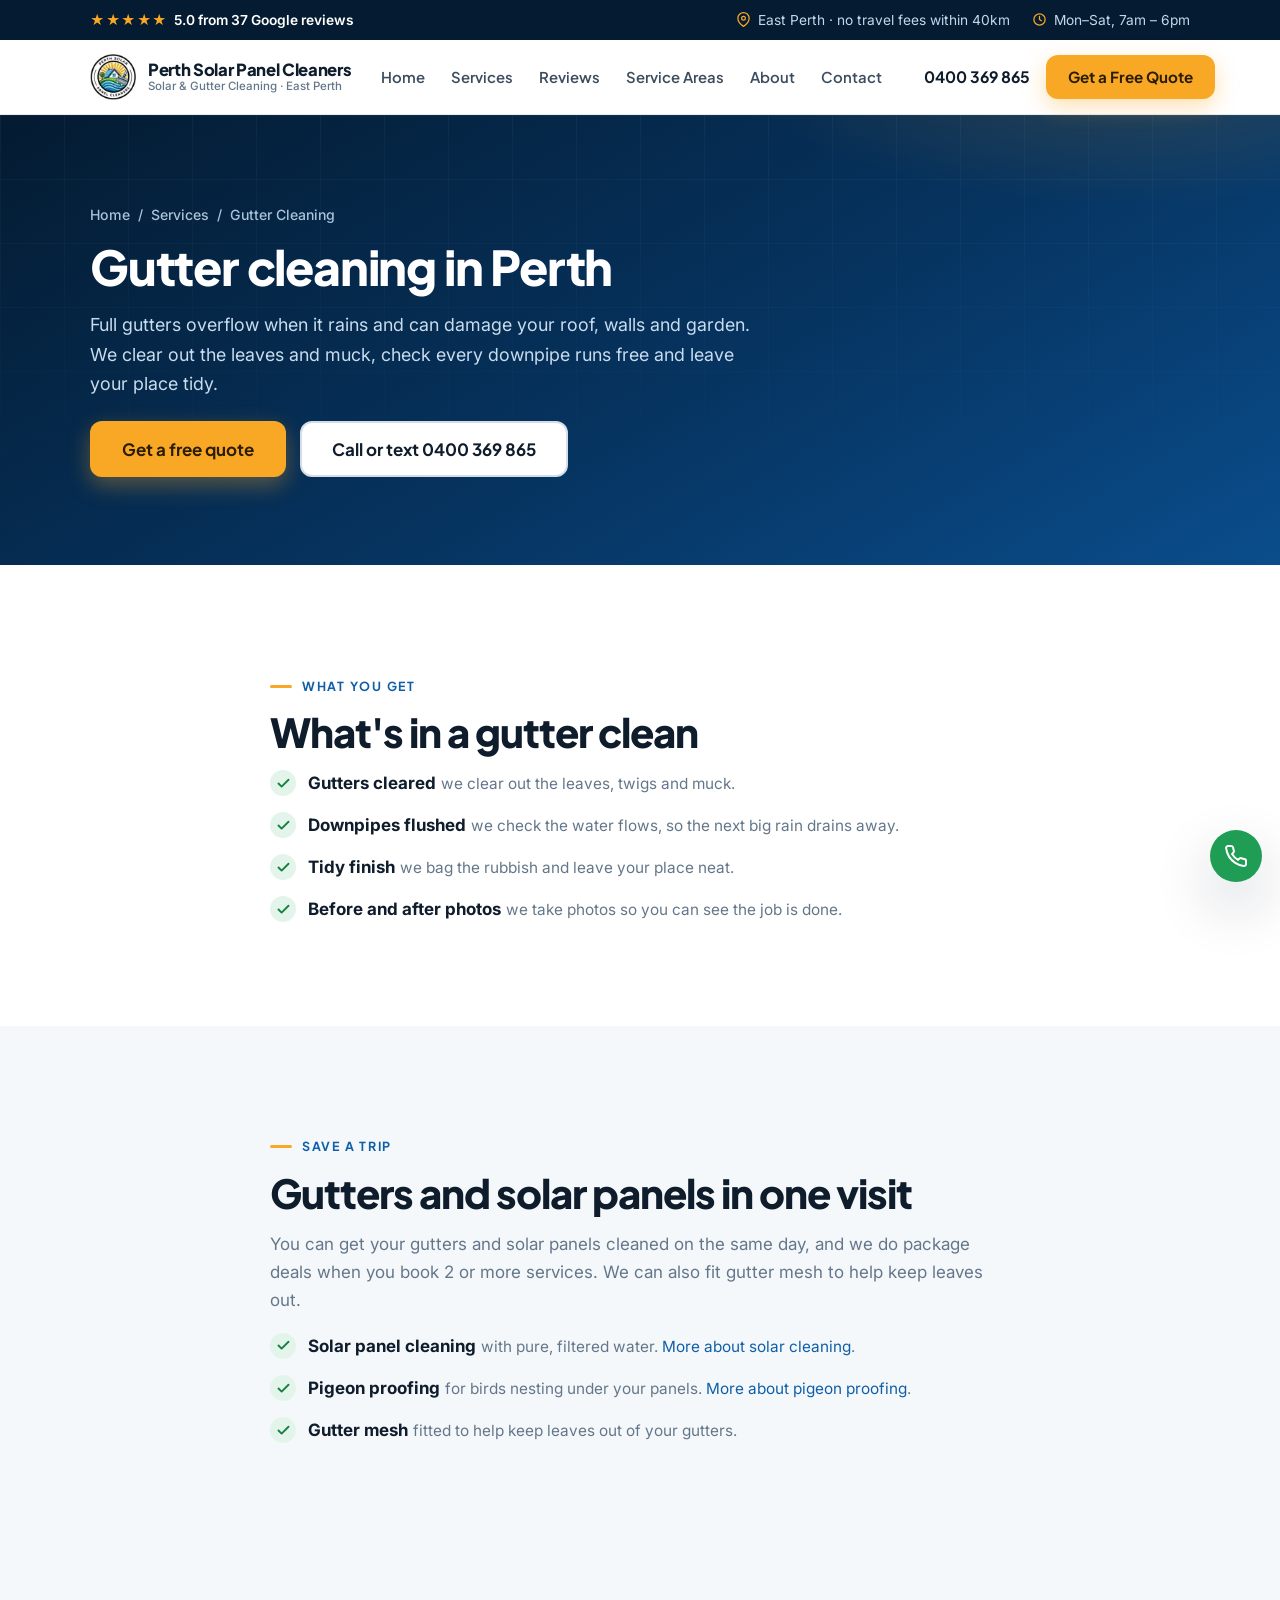
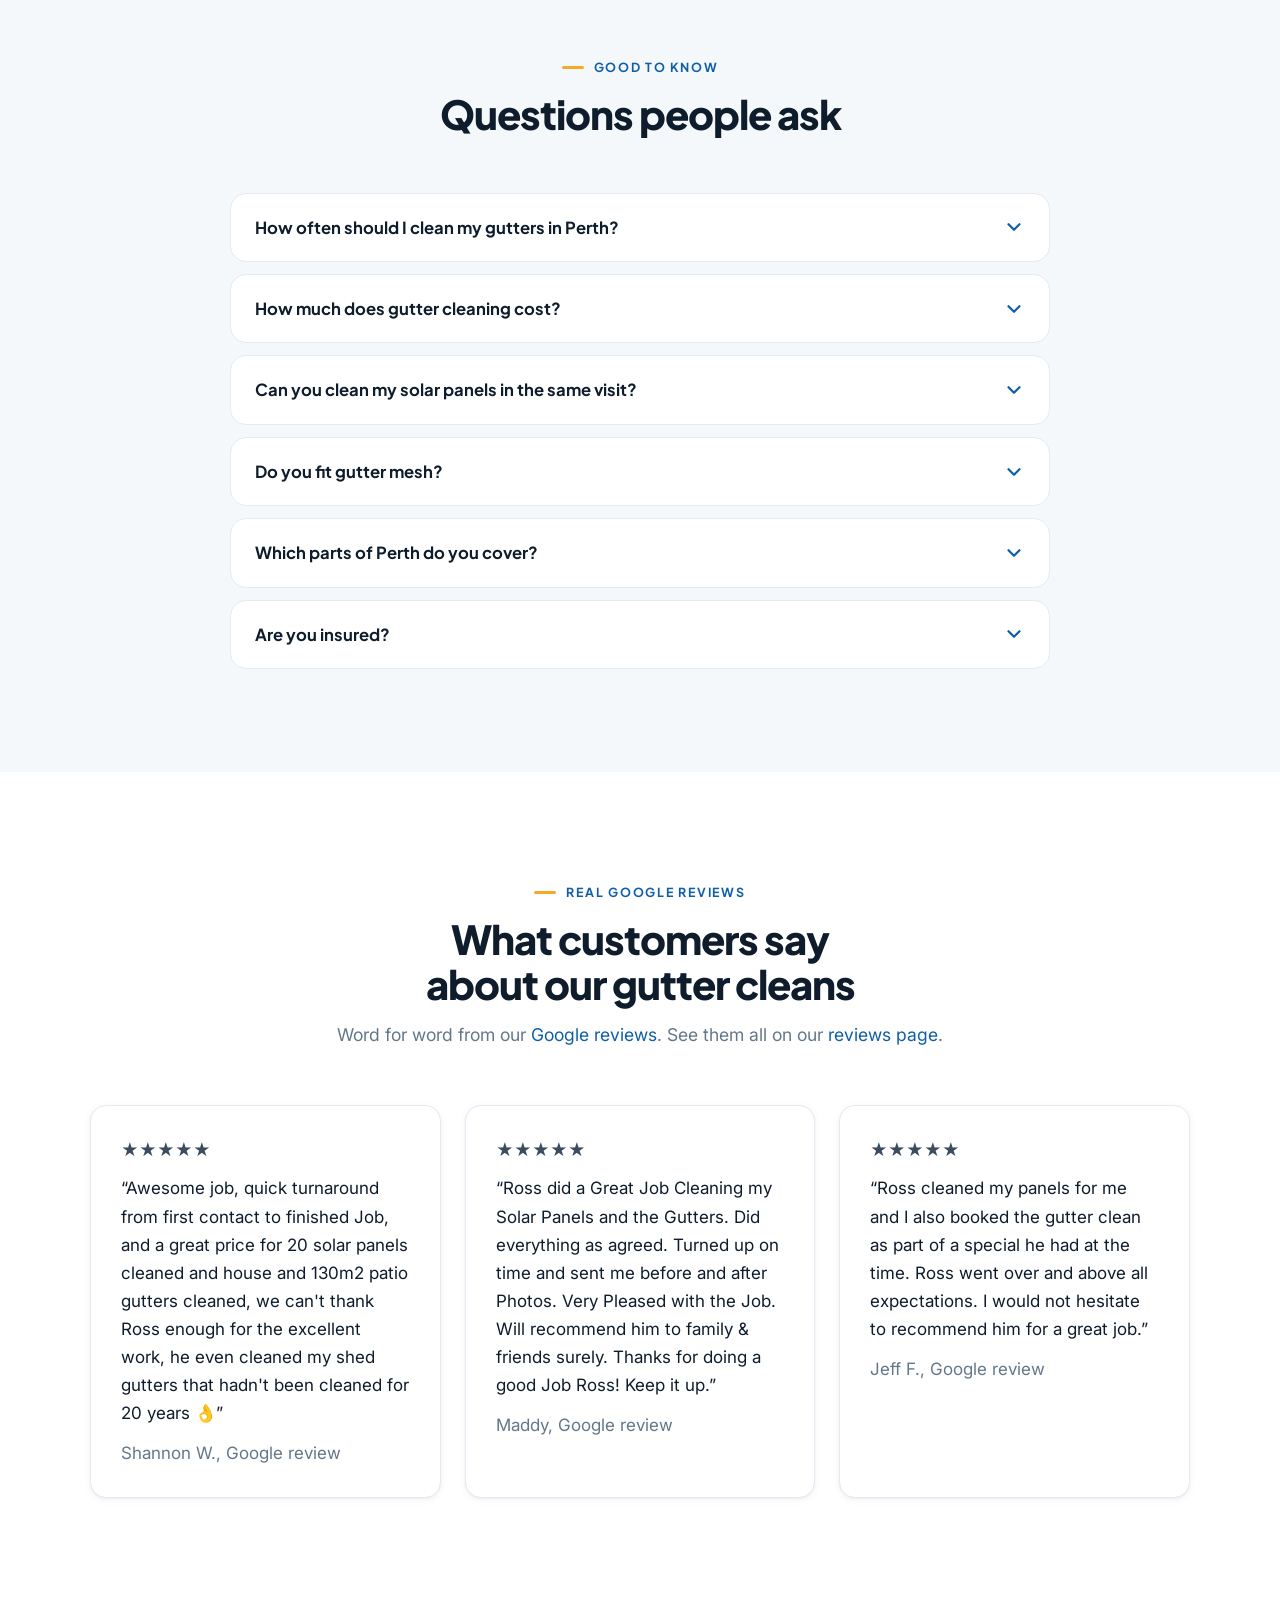
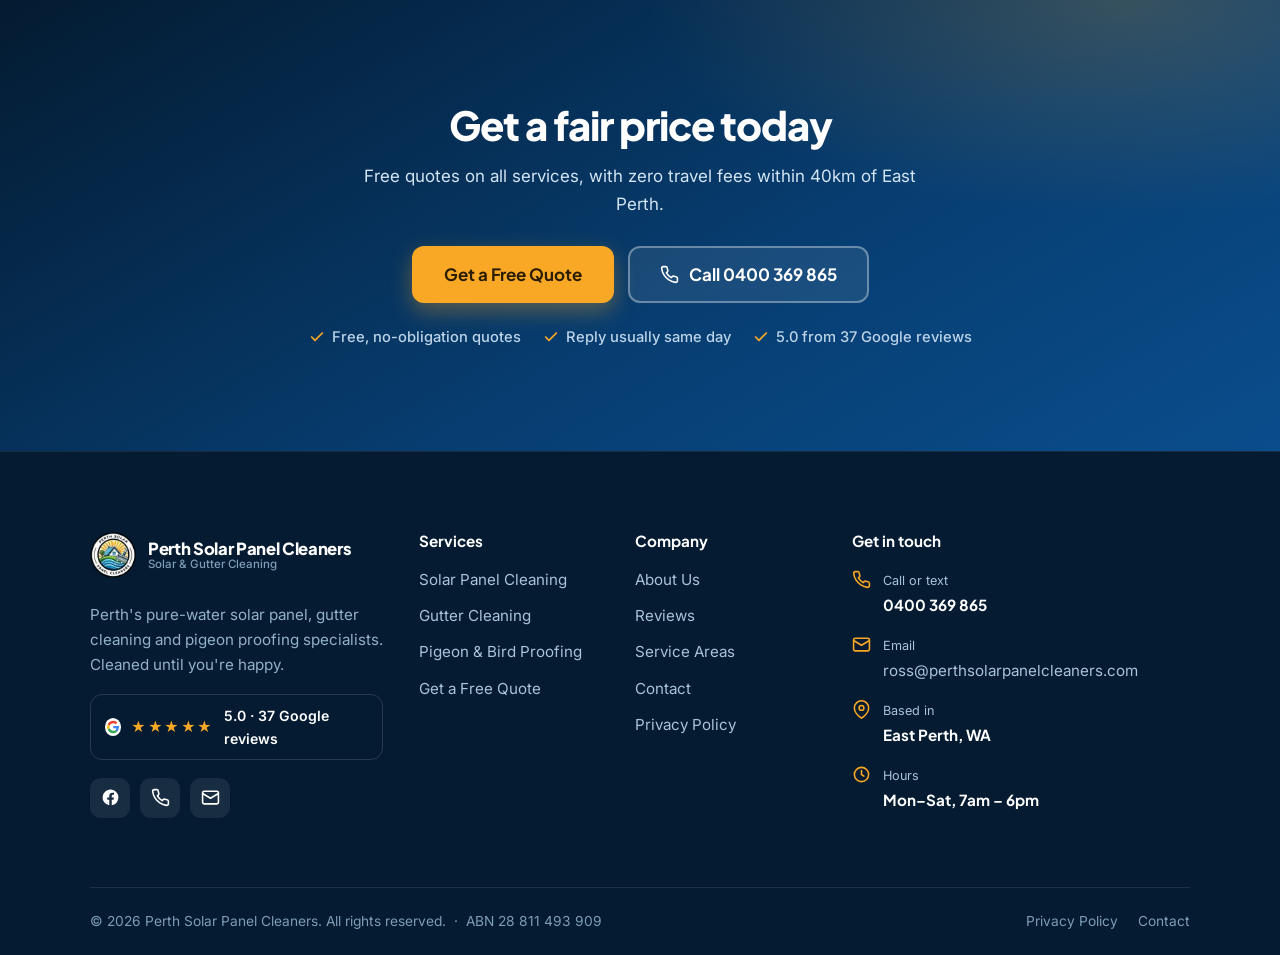
<file: gutter-cleaning.html>
<!DOCTYPE html>
<html lang="en-AU">
<head>
<meta charset="utf-8">
<meta name="viewport" content="width=device-width, initial-scale=1">
<title>Gutter Cleaning Perth | Perth Solar Panel Cleaners</title>
<meta name="description" content="Gutter cleaning across Perth. We clear the leaves and muck, flush the downpipes and send before and after photos. Add a solar panel clean in the same visit. Free quotes on 0400 369 865.">
<meta name="theme-color" content="#041b31">
<link rel="canonical" href="https://www.perthsolarpanelcleaners.com/gutter-cleaning.html">
<link rel="icon" type="image/png" href="images/logo.png">
<link rel="apple-touch-icon" href="images/logo.png">
<link rel="preconnect" href="https://fonts.googleapis.com">
<link rel="preconnect" href="https://fonts.gstatic.com" crossorigin>
<link href="https://fonts.googleapis.com/css2?family=Plus+Jakarta+Sans:wght@500;600;700;800&family=Inter:wght@400;500;600&display=swap" rel="stylesheet">
<link rel="stylesheet" href="css/styles.css">
<script type="application/ld+json">
{
  "@context": "https://schema.org",
  "@type": "Service",
  "name": "Gutter cleaning",
  "serviceType": "Gutter cleaning",
  "url": "https://www.perthsolarpanelcleaners.com/gutter-cleaning.html",
  "provider": {
    "@id": "https://www.perthsolarpanelcleaners.com/#business",
    "@type": "LocalBusiness",
    "name": "Perth Solar Panel Cleaners",
    "telephone": "+61400369865",
    "url": "https://www.perthsolarpanelcleaners.com/"
  },
  "areaServed": {
    "@type": "City",
    "name": "Perth, Western Australia"
  }
}
</script>
<script type="application/ld+json">
{
  "@context": "https://schema.org",
  "@type": "FAQPage",
  "mainEntity": [
    {
      "@type": "Question",
      "name": "How often should I clean my gutters in Perth?",
      "acceptedAnswer": {
        "@type": "Answer",
        "text": "Most Perth homes need a gutter clean at least once a year. If you have big trees close to the house, you may need it more often."
      }
    },
    {
      "@type": "Question",
      "name": "How much does gutter cleaning cost?",
      "acceptedAnswer": {
        "@type": "Answer",
        "text": "It depends on the size of your home and how easy the roof is to get to. We give you a free quote with a fair price up front, and there are no travel fees within 40km of East Perth."
      }
    },
    {
      "@type": "Question",
      "name": "Can you clean my solar panels in the same visit?",
      "acceptedAnswer": {
        "@type": "Answer",
        "text": "Yes. You can book both in one visit, and we do package deals when you book 2 or more services."
      }
    },
    {
      "@type": "Question",
      "name": "Do you fit gutter mesh?",
      "acceptedAnswer": {
        "@type": "Answer",
        "text": "Yes. We can fit gutter mesh to help keep leaves out. Ask us when you book your quote."
      }
    },
    {
      "@type": "Question",
      "name": "Which parts of Perth do you cover?",
      "acceptedAnswer": {
        "@type": "Answer",
        "text": "We are based in East Perth and work right across Perth. There are no travel fees within 40km of East Perth. See our service areas, or just ask."
      }
    },
    {
      "@type": "Question",
      "name": "Are you insured?",
      "acceptedAnswer": {
        "@type": "Answer",
        "text": "Yes. We are fully insured, with cover up to $5 million, for homes and businesses."
      }
    }
  ]
}
</script>
<script type="application/ld+json">
{
  "@context": "https://schema.org",
  "@type": "BreadcrumbList",
  "itemListElement": [
    {
      "@type": "ListItem",
      "position": 1,
      "name": "Home",
      "item": "https://www.perthsolarpanelcleaners.com/"
    },
    {
      "@type": "ListItem",
      "position": 2,
      "name": "Services",
      "item": "https://www.perthsolarpanelcleaners.com/services.html"
    },
    {
      "@type": "ListItem",
      "position": 3,
      "name": "Gutter Cleaning",
      "item": "https://www.perthsolarpanelcleaners.com/gutter-cleaning.html"
    }
  ]
}
</script>
</head>
<body>
<a class="skip-link" href="#main">Skip to content</a>

<div class="topbar">
  <div class="container topbar-inner">
    <a href="reviews.html"><span class="stars">★★★★★</span>5.0 from 37 Google reviews</a>
    <div class="topbar-meta">
      <span><svg viewBox="0 0 24 24" fill="none" stroke="currentColor" stroke-width="2" stroke-linecap="round" stroke-linejoin="round"><path d="M21 10c0 7-9 13-9 13s-9-6-9-13a9 9 0 0 1 18 0Z"/><circle cx="12" cy="10" r="3"/></svg>East Perth · no travel fees within 40km</span>
      <span><svg viewBox="0 0 24 24" fill="none" stroke="currentColor" stroke-width="2" stroke-linecap="round" stroke-linejoin="round"><circle cx="12" cy="12" r="9"/><path d="M12 7v5l3 2"/></svg>Mon–Sat, 7am – 6pm</span>
    </div>
  </div>
</div><!--/topbar-->
<header class="site-header" id="siteHeader">
  <div class="container header-inner">
    <a class="brand" href="index.html" aria-label="Perth Solar Panel Cleaners — home">
      <span class="brand-logo" aria-hidden="true"><img src="images/logo.png" alt="" width="46" height="46"></span>
      <span class="brand-text">
        <span class="brand-name">Perth Solar Panel Cleaners</span>
        <span class="brand-tag">Solar &amp; Gutter Cleaning · East Perth</span>
      </span>
    </a>
    <button class="nav-toggle" aria-label="Open menu" aria-controls="siteNav" aria-expanded="false"><span></span></button>
    <nav class="site-nav" id="siteNav" aria-label="Primary">
      <ul>
        <li><a href="index.html">Home</a></li>
        <li><a href="services.html">Services</a></li>
        <li><a href="reviews.html">Reviews</a></li>
        <li><a href="service-areas.html">Service Areas</a></li>
        <li><a href="about.html">About</a></li>
        <li><a href="contact.html">Contact</a></li>
      </ul>
      <div class="nav-cta">
        <a class="btn-phone" href="tel:0400369865"><svg viewBox="0 0 24 24" fill="none" stroke="currentColor" stroke-width="2" stroke-linecap="round" stroke-linejoin="round"><path d="M22 16.92v3a2 2 0 0 1-2.18 2 19.79 19.79 0 0 1-8.63-3.07 19.5 19.5 0 0 1-6-6 19.79 19.79 0 0 1-3.07-8.67A2 2 0 0 1 4.11 2h3a2 2 0 0 1 2 1.72c.13.96.36 1.9.7 2.81a2 2 0 0 1-.45 2.11L8.09 9.91a16 16 0 0 0 6 6l1.27-1.27a2 2 0 0 1 2.11-.45c.9.34 1.85.57 2.81.7A2 2 0 0 1 22 16.92Z"/></svg>0400 369 865</a>
        <a class="btn btn-primary" href="contact.html#quote">Get a Free Quote</a>
      </div>
    </nav>
  </div>
</header>

<main id="main">
<section class="page-hero">
  <div class="container">
    <div class="breadcrumb"><a href="index.html">Home</a> &nbsp;/&nbsp; <a href="services.html">Services</a> &nbsp;/&nbsp; Gutter Cleaning</div>
    <h1>Gutter cleaning in Perth</h1>
    <p>Full gutters overflow when it rains and can damage your roof, walls and garden. We clear out the leaves and muck, check every downpipe runs free and leave your place tidy.</p>
    <div class="hero-actions" style="margin-top:22px"><a class="btn btn-primary btn-lg" href="contact.html#quote" data-service="Gutter cleaning">Get a free quote</a><a class="btn btn-outline btn-lg" href="tel:0400369865">Call or text 0400 369 865</a></div>
  </div>
</section>

<section class="section">
  <div class="container" style="max-width:820px">
    <div class="reveal">
      <span class="eyebrow">What you get</span>
      <h2>What's in a gutter clean</h2>
      <div style="height:14px"></div>
      <ul class="tick-list">
        <li><span class="tick"><svg viewBox="0 0 24 24" fill="none" stroke="currentColor" stroke-width="3" stroke-linecap="round" stroke-linejoin="round"><polyline points="20 6 9 17 4 12"/></svg></span><div><b>Gutters cleared</b> <span>we clear out the leaves, twigs and muck.</span></div></li>
        <li><span class="tick"><svg viewBox="0 0 24 24" fill="none" stroke="currentColor" stroke-width="3" stroke-linecap="round" stroke-linejoin="round"><polyline points="20 6 9 17 4 12"/></svg></span><div><b>Downpipes flushed</b> <span>we check the water flows, so the next big rain drains away.</span></div></li>
        <li><span class="tick"><svg viewBox="0 0 24 24" fill="none" stroke="currentColor" stroke-width="3" stroke-linecap="round" stroke-linejoin="round"><polyline points="20 6 9 17 4 12"/></svg></span><div><b>Tidy finish</b> <span>we bag the rubbish and leave your place neat.</span></div></li>
        <li><span class="tick"><svg viewBox="0 0 24 24" fill="none" stroke="currentColor" stroke-width="3" stroke-linecap="round" stroke-linejoin="round"><polyline points="20 6 9 17 4 12"/></svg></span><div><b>Before and after photos</b> <span>we take photos so you can see the job is done.</span></div></li>
      </ul>
    </div>
  </div>
</section>
<section class="section section--soft">
  <div class="container" style="max-width:820px">
    <div class="reveal">
      <span class="eyebrow">Save a trip</span>
      <h2>Gutters and solar panels in one visit</h2>
      <p style="margin:14px 0 18px;color:var(--muted)">You can get your gutters and solar panels cleaned on the same day, and we do package deals when you book 2 or more services. We can also fit gutter mesh to help keep leaves out.</p>
      <ul class="tick-list">
        <li><span class="tick"><svg viewBox="0 0 24 24" fill="none" stroke="currentColor" stroke-width="3" stroke-linecap="round" stroke-linejoin="round"><polyline points="20 6 9 17 4 12"/></svg></span><div><b>Solar panel cleaning</b> <span>with pure, filtered water. <a href="services.html#solar">More about solar cleaning</a>.</span></div></li>
        <li><span class="tick"><svg viewBox="0 0 24 24" fill="none" stroke="currentColor" stroke-width="3" stroke-linecap="round" stroke-linejoin="round"><polyline points="20 6 9 17 4 12"/></svg></span><div><b>Pigeon proofing</b> <span>for birds nesting under your panels. <a href="pigeon-proofing.html">More about pigeon proofing</a>.</span></div></li>
        <li><span class="tick"><svg viewBox="0 0 24 24" fill="none" stroke="currentColor" stroke-width="3" stroke-linecap="round" stroke-linejoin="round"><polyline points="20 6 9 17 4 12"/></svg></span><div><b>Gutter mesh</b> <span>fitted to help keep leaves out of your gutters.</span></div></li>
      </ul>
    </div>
  </div>
</section>
<!-- FAQ -->
<section class="section section--soft">
  <div class="container">
    <div class="section-head center reveal"><span class="eyebrow">Good to know</span><h2>Questions people ask</h2></div>
    <div class="faq reveal">
      <div class="faq-item"><button class="faq-q" aria-expanded="false">How often should I clean my gutters in Perth?<svg class="chev" viewBox="0 0 24 24" fill="none" stroke="currentColor" stroke-width="2.4" stroke-linecap="round" stroke-linejoin="round"><polyline points="6 9 12 15 18 9"/></svg></button><div class="faq-a"><div class="faq-a-inner">Most Perth homes need a gutter clean at least once a year. If you have big trees close to the house, you may need it more often.</div></div></div>
      <div class="faq-item"><button class="faq-q" aria-expanded="false">How much does gutter cleaning cost?<svg class="chev" viewBox="0 0 24 24" fill="none" stroke="currentColor" stroke-width="2.4" stroke-linecap="round" stroke-linejoin="round"><polyline points="6 9 12 15 18 9"/></svg></button><div class="faq-a"><div class="faq-a-inner">It depends on the size of your home and how easy the roof is to get to. We give you a free quote with a fair price up front, and there are no travel fees within 40km of East Perth.</div></div></div>
      <div class="faq-item"><button class="faq-q" aria-expanded="false">Can you clean my solar panels in the same visit?<svg class="chev" viewBox="0 0 24 24" fill="none" stroke="currentColor" stroke-width="2.4" stroke-linecap="round" stroke-linejoin="round"><polyline points="6 9 12 15 18 9"/></svg></button><div class="faq-a"><div class="faq-a-inner">Yes. You can book both in one visit, and we do package deals when you book 2 or more services.</div></div></div>
      <div class="faq-item"><button class="faq-q" aria-expanded="false">Do you fit gutter mesh?<svg class="chev" viewBox="0 0 24 24" fill="none" stroke="currentColor" stroke-width="2.4" stroke-linecap="round" stroke-linejoin="round"><polyline points="6 9 12 15 18 9"/></svg></button><div class="faq-a"><div class="faq-a-inner">Yes. We can fit gutter mesh to help keep leaves out. Ask us when you book your quote.</div></div></div>
      <div class="faq-item"><button class="faq-q" aria-expanded="false">Which parts of Perth do you cover?<svg class="chev" viewBox="0 0 24 24" fill="none" stroke="currentColor" stroke-width="2.4" stroke-linecap="round" stroke-linejoin="round"><polyline points="6 9 12 15 18 9"/></svg></button><div class="faq-a"><div class="faq-a-inner">We are based in East Perth and work right across Perth. There are no travel fees within 40km of East Perth. See our <a href="service-areas.html">service areas</a>, or just ask.</div></div></div>
      <div class="faq-item"><button class="faq-q" aria-expanded="false">Are you insured?<svg class="chev" viewBox="0 0 24 24" fill="none" stroke="currentColor" stroke-width="2.4" stroke-linecap="round" stroke-linejoin="round"><polyline points="6 9 12 15 18 9"/></svg></button><div class="faq-a"><div class="faq-a-inner">Yes. We are fully insured, with cover up to $5 million, for homes and businesses.</div></div></div>
    </div>
  </div>
</section>

<section class="section">
  <div class="container">
    <div class="section-head center reveal"><span class="eyebrow">Real Google reviews</span><h2>What customers say about our gutter cleans</h2><p>Word for word from our <a href="https://www.google.com/maps?cid=12447810736797022616" target="_blank" rel="noopener">Google reviews</a>. See them all on our <a href="reviews.html">reviews page</a>.</p></div>
    <div class="grid grid-3">
      <figure class="card reveal" style="margin:0"><div class="stars" aria-label="5 out of 5 stars">★★★★★</div><blockquote style="margin:10px 0 12px;color:var(--ink)">“Awesome job, quick turnaround from first contact to finished Job, and a great price for 20 solar panels cleaned and house and 130m2 patio gutters cleaned, we can't thank Ross enough for the excellent work, he even cleaned my shed gutters that hadn't been cleaned for 20 years 👌”</blockquote><figcaption style="color:var(--muted)">Shannon W., Google review</figcaption></figure>
      <figure class="card reveal" style="margin:0"><div class="stars" aria-label="5 out of 5 stars">★★★★★</div><blockquote style="margin:10px 0 12px;color:var(--ink)">“Ross did a Great Job Cleaning my Solar Panels and the Gutters. Did everything as agreed. Turned up on time and sent me before and after Photos. Very Pleased with the Job. Will recommend him to family &amp; friends surely. Thanks for doing a good Job Ross! Keep it up.”</blockquote><figcaption style="color:var(--muted)">Maddy, Google review</figcaption></figure>
      <figure class="card reveal" style="margin:0"><div class="stars" aria-label="5 out of 5 stars">★★★★★</div><blockquote style="margin:10px 0 12px;color:var(--ink)">“Ross cleaned my panels for me and I also booked the gutter clean as part of a special he had at the time. Ross went over and above all expectations. I would not hesitate to recommend him for a great job.”</blockquote><figcaption style="color:var(--muted)">Jeff F., Google review</figcaption></figure>
    </div>
  </div>
</section>
<section class="section section--cta">
  <div class="container center reveal">
    <h2 style="color:#fff">Get a fair price today</h2>
    <p style="color:#d3e4f3;max-width:52ch;margin:14px auto 28px">Free quotes on all services, with zero travel fees within 40km of East Perth.</p>
    <div class="hero-actions" style="justify-content:center">
      <a class="btn btn-primary btn-lg" href="contact.html#quote">Get a Free Quote</a>
      <a class="btn btn-ghost-light btn-lg" href="tel:0400369865"><svg viewBox="0 0 24 24" fill="none" stroke="currentColor" stroke-width="2" stroke-linecap="round" stroke-linejoin="round"><path d="M22 16.92v3a2 2 0 0 1-2.18 2 19.79 19.79 0 0 1-8.63-3.07 19.5 19.5 0 0 1-6-6 19.79 19.79 0 0 1-3.07-8.67A2 2 0 0 1 4.11 2h3a2 2 0 0 1 2 1.72c.13.96.36 1.9.7 2.81a2 2 0 0 1-.45 2.11L8.09 9.91a16 16 0 0 0 6 6l1.27-1.27a2 2 0 0 1 2.11-.45c.9.34 1.85.57 2.81.7A2 2 0 0 1 22 16.92Z"/></svg>Call 0400 369 865</a>
    </div>
    <div class="cta-sub"><span><svg viewBox="0 0 24 24" fill="none" stroke="currentColor" stroke-width="2.6" stroke-linecap="round" stroke-linejoin="round"><polyline points="20 6 9 17 4 12"/></svg>Free, no-obligation quotes</span><span><svg viewBox="0 0 24 24" fill="none" stroke="currentColor" stroke-width="2.6" stroke-linecap="round" stroke-linejoin="round"><polyline points="20 6 9 17 4 12"/></svg>Reply usually same day</span><span><svg viewBox="0 0 24 24" fill="none" stroke="currentColor" stroke-width="2.6" stroke-linecap="round" stroke-linejoin="round"><polyline points="20 6 9 17 4 12"/></svg>5.0 from 37 Google reviews</span></div>
  </div>
</section>
</main>

<footer class="site-footer">
  <div class="container">
    <div class="footer-grid">
      <div class="footer-brand">
        <a class="brand" href="index.html" aria-label="Perth Solar Panel Cleaners — home">
          <span class="brand-logo" aria-hidden="true"><img src="images/logo.png" alt="" width="46" height="46"></span>
          <span class="brand-text"><span class="brand-name">Perth Solar Panel Cleaners</span><span class="brand-tag">Solar &amp; Gutter Cleaning</span></span>
        </a>
        <p class="footer-about">Perth's pure-water solar panel, gutter cleaning and pigeon proofing specialists. Cleaned until you're happy.</p>
        <a class="footer-rating" href="https://www.google.com/maps?cid=12447810736797022616" target="_blank" rel="noopener"><svg class="g-ico" viewBox="0 0 48 48" aria-hidden="true"><path fill="#EA4335" d="M24 9.5c3.54 0 6.71 1.22 9.21 3.6l6.85-6.85C35.9 2.38 30.47 0 24 0 14.62 0 6.51 5.38 2.56 13.22l7.98 6.19C12.43 13.72 17.74 9.5 24 9.5z"/><path fill="#4285F4" d="M46.98 24.55c0-1.57-.15-3.09-.38-4.55H24v9.02h12.94c-.58 2.96-2.26 5.48-4.78 7.18l7.73 6c4.51-4.18 7.09-10.36 7.09-17.65z"/><path fill="#FBBC05" d="M10.53 28.59c-.48-1.45-.76-2.99-.76-4.59s.27-3.14.76-4.59l-7.98-6.19C.92 16.46 0 20.12 0 24c0 3.88.92 7.54 2.56 10.78l7.97-6.19z"/><path fill="#34A853" d="M24 48c6.48 0 11.93-2.13 15.89-5.81l-7.73-6c-2.15 1.45-4.92 2.3-8.16 2.3-6.26 0-11.57-4.22-13.47-9.91l-7.98 6.19C6.51 42.62 14.62 48 24 48z"/></svg><span class="stars">★★★★★</span>5.0 · 37 Google reviews</a>
        <div class="social">
          <a href="https://www.facebook.com/p/Perth-Solar-Panel-Cleaners-61570931764697/" aria-label="Facebook" target="_blank" rel="noopener"><svg viewBox="0 0 24 24" fill="currentColor"><path d="M22 12a10 10 0 1 0-11.56 9.88v-6.99H7.9V12h2.54V9.8c0-2.5 1.49-3.89 3.78-3.89 1.09 0 2.24.2 2.24.2v2.46h-1.26c-1.24 0-1.63.77-1.63 1.56V12h2.78l-.44 2.89h-2.34v6.99A10 10 0 0 0 22 12Z"/></svg></a>
          <a href="tel:0400369865" aria-label="Call us"><svg viewBox="0 0 24 24" fill="none" stroke="currentColor" stroke-width="2" stroke-linecap="round" stroke-linejoin="round"><path d="M22 16.92v3a2 2 0 0 1-2.18 2 19.79 19.79 0 0 1-8.63-3.07 19.5 19.5 0 0 1-6-6 19.79 19.79 0 0 1-3.07-8.67A2 2 0 0 1 4.11 2h3a2 2 0 0 1 2 1.72c.13.96.36 1.9.7 2.81a2 2 0 0 1-.45 2.11L8.09 9.91a16 16 0 0 0 6 6l1.27-1.27a2 2 0 0 1 2.11-.45c.9.34 1.85.57 2.81.7A2 2 0 0 1 22 16.92Z"/></svg></a>
          <a href="mailto:ross@perthsolarpanelcleaners.com" aria-label="Email us"><svg viewBox="0 0 24 24" fill="none" stroke="currentColor" stroke-width="2" stroke-linecap="round" stroke-linejoin="round"><rect x="2" y="4" width="20" height="16" rx="2"/><path d="m22 7-10 6L2 7"/></svg></a>
        </div>
      </div>
      <div>
        <h4>Services</h4>
        <ul class="footer-links">
          <li><a href="services.html#solar">Solar Panel Cleaning</a></li>
          <li><a href="gutter-cleaning.html">Gutter Cleaning</a></li>
          <li><a href="pigeon-proofing.html">Pigeon &amp; Bird Proofing</a></li>
          <li><a href="contact.html#quote">Get a Free Quote</a></li>
        </ul>
      </div>
      <div>
        <h4>Company</h4>
        <ul class="footer-links">
          <li><a href="about.html">About Us</a></li>
          <li><a href="reviews.html">Reviews</a></li>
          <li><a href="service-areas.html">Service Areas</a></li>
          <li><a href="contact.html">Contact</a></li>
          <li><a href="privacy-policy.html">Privacy Policy</a></li>
        </ul>
      </div>
      <div>
        <h4>Get in touch</h4>
        <ul class="footer-contact">
          <li><svg viewBox="0 0 24 24" fill="none" stroke="currentColor" stroke-width="2" stroke-linecap="round" stroke-linejoin="round"><path d="M22 16.92v3a2 2 0 0 1-2.18 2 19.79 19.79 0 0 1-8.63-3.07 19.5 19.5 0 0 1-6-6 19.79 19.79 0 0 1-3.07-8.67A2 2 0 0 1 4.11 2h3a2 2 0 0 1 2 1.72c.13.96.36 1.9.7 2.81a2 2 0 0 1-.45 2.11L8.09 9.91a16 16 0 0 0 6 6l1.27-1.27a2 2 0 0 1 2.11-.45c.9.34 1.85.57 2.81.7A2 2 0 0 1 22 16.92Z"/></svg><div><small>Call or text</small><br><a href="tel:0400369865"><b>0400 369 865</b></a></div></li>
          <li><svg viewBox="0 0 24 24" fill="none" stroke="currentColor" stroke-width="2" stroke-linecap="round" stroke-linejoin="round"><rect x="2" y="4" width="20" height="16" rx="2"/><path d="m22 7-10 6L2 7"/></svg><div><small>Email</small><br><a href="mailto:ross@perthsolarpanelcleaners.com">ross@perthsolarpanelcleaners.com</a></div></li>
          <li><svg viewBox="0 0 24 24" fill="none" stroke="currentColor" stroke-width="2" stroke-linecap="round" stroke-linejoin="round"><path d="M21 10c0 7-9 13-9 13s-9-6-9-13a9 9 0 0 1 18 0Z"/><circle cx="12" cy="10" r="3"/></svg><div><small>Based in</small><br><b>East Perth, WA</b></div></li>
          <li><svg viewBox="0 0 24 24" fill="none" stroke="currentColor" stroke-width="2" stroke-linecap="round" stroke-linejoin="round"><circle cx="12" cy="12" r="9"/><path d="M12 7v5l3 2"/></svg><div><small>Hours</small><br><b>Mon–Sat, 7am – 6pm</b></div></li>
        </ul>
      </div>
    </div>
    <div class="footer-bottom">
      <span>© <span class="js-year">2026</span> Perth Solar Panel Cleaners. All rights reserved. &nbsp;·&nbsp; ABN 28 811 493 909</span>
      <span class="legal"><a href="privacy-policy.html">Privacy Policy</a><a href="contact.html">Contact</a></span>
    </div>
  </div>
</footer>

<div class="fab-stack">
  <button class="fab fab-top" aria-label="Back to top"><svg viewBox="0 0 24 24" fill="none" stroke="currentColor" stroke-width="2.4" stroke-linecap="round" stroke-linejoin="round"><path d="M12 19V5M5 12l7-7 7 7"/></svg></button>
  <a class="fab fab-call" href="tel:0400369865" aria-label="Call Perth Solar Panel Cleaners"><svg viewBox="0 0 24 24" fill="none" stroke="currentColor" stroke-width="2" stroke-linecap="round" stroke-linejoin="round"><path d="M22 16.92v3a2 2 0 0 1-2.18 2 19.79 19.79 0 0 1-8.63-3.07 19.5 19.5 0 0 1-6-6 19.79 19.79 0 0 1-3.07-8.67A2 2 0 0 1 4.11 2h3a2 2 0 0 1 2 1.72c.13.96.36 1.9.7 2.81a2 2 0 0 1-.45 2.11L8.09 9.91a16 16 0 0 0 6 6l1.27-1.27a2 2 0 0 1 2.11-.45c.9.34 1.85.57 2.81.7A2 2 0 0 1 22 16.92Z"/></svg></a>
</div>
<div class="mbar">
  <a class="btn btn-outline" href="tel:0400369865"><svg viewBox="0 0 24 24" fill="none" stroke="currentColor" stroke-width="2" stroke-linecap="round" stroke-linejoin="round"><path d="M22 16.92v3a2 2 0 0 1-2.18 2 19.79 19.79 0 0 1-8.63-3.07 19.5 19.5 0 0 1-6-6 19.79 19.79 0 0 1-3.07-8.67A2 2 0 0 1 4.11 2h3a2 2 0 0 1 2 1.72c.13.96.36 1.9.7 2.81a2 2 0 0 1-.45 2.11L8.09 9.91a16 16 0 0 0 6 6l1.27-1.27a2 2 0 0 1 2.11-.45c.9.34 1.85.57 2.81.7A2 2 0 0 1 22 16.92Z"/></svg>Call</a>
  <a class="btn btn-primary" href="contact.html#quote">Get a Free Quote</a>
</div><!--/mbar-->

<script src="js/main.js" defer></script>
</body>
</html>
</file>
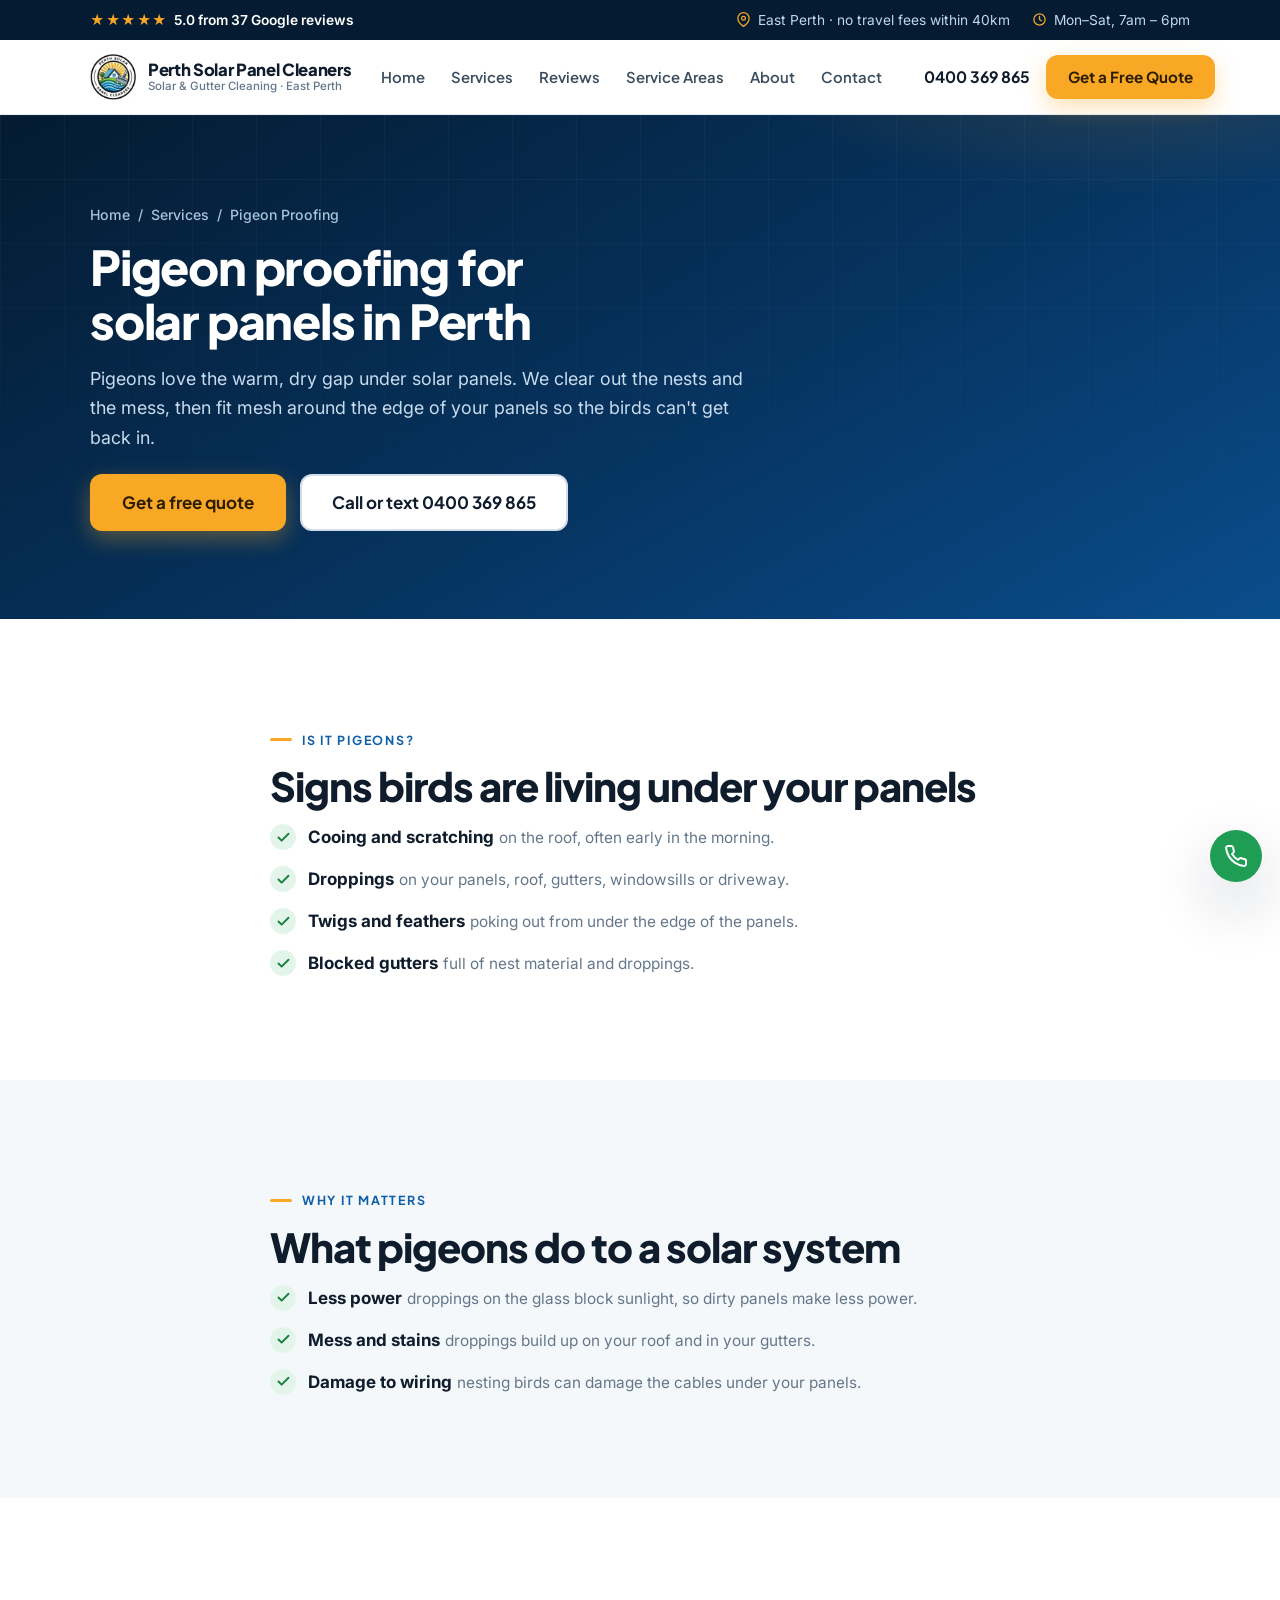
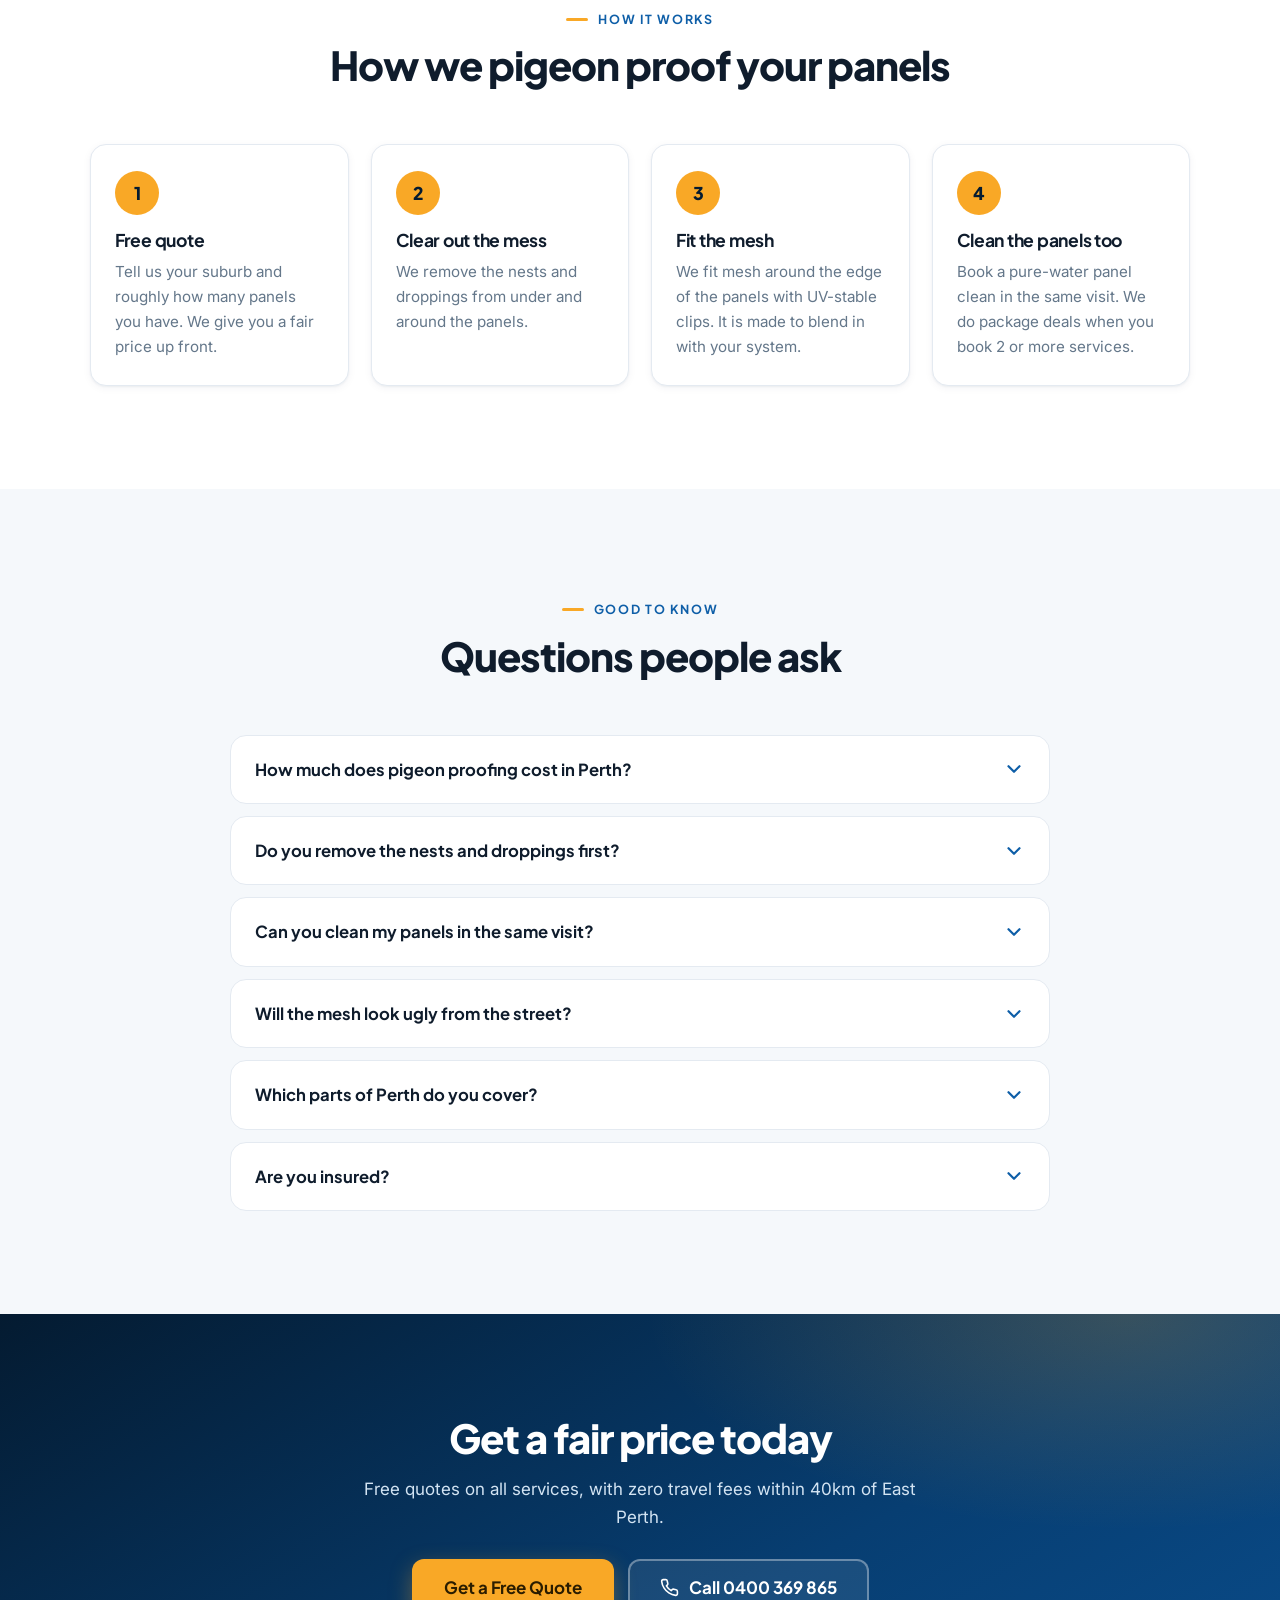
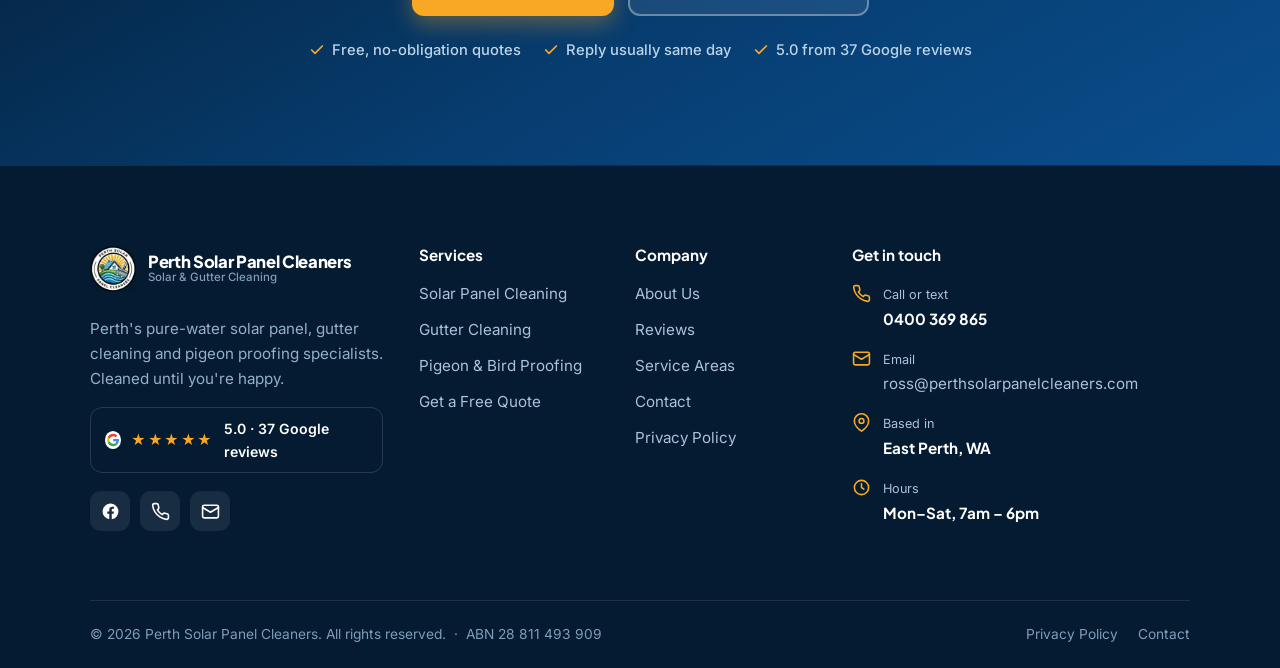
<file: pigeon-proofing.html>
<!DOCTYPE html>
<html lang="en-AU">
<head>
<meta charset="utf-8">
<meta name="viewport" content="width=device-width, initial-scale=1">
<title>Solar Panel Pigeon Proofing Perth | Perth Solar Panel Cleaners</title>
<meta name="description" content="Pigeons nesting under your solar panels? We clear the nests and mess, then fit mesh around the edge of your panels to keep birds out. Perth wide. Free quotes on 0400 369 865.">
<meta name="theme-color" content="#041b31">
<link rel="canonical" href="https://www.perthsolarpanelcleaners.com/pigeon-proofing.html">
<link rel="icon" type="image/png" href="images/logo.png">
<link rel="apple-touch-icon" href="images/logo.png">
<link rel="preconnect" href="https://fonts.googleapis.com">
<link rel="preconnect" href="https://fonts.gstatic.com" crossorigin>
<link href="https://fonts.googleapis.com/css2?family=Plus+Jakarta+Sans:wght@500;600;700;800&family=Inter:wght@400;500;600&display=swap" rel="stylesheet">
<link rel="stylesheet" href="css/styles.css">
<script type="application/ld+json">
{
  "@context": "https://schema.org",
  "@type": "Service",
  "name": "Solar panel pigeon proofing",
  "serviceType": "Bird proofing for solar panels",
  "url": "https://www.perthsolarpanelcleaners.com/pigeon-proofing.html",
  "provider": {
    "@id": "https://www.perthsolarpanelcleaners.com/#business",
    "@type": "LocalBusiness",
    "name": "Perth Solar Panel Cleaners",
    "telephone": "+61400369865",
    "url": "https://www.perthsolarpanelcleaners.com/"
  },
  "areaServed": {
    "@type": "City",
    "name": "Perth, Western Australia"
  }
}
</script>
<script type="application/ld+json">
{
  "@context": "https://schema.org",
  "@type": "FAQPage",
  "mainEntity": [
    {
      "@type": "Question",
      "name": "How much does pigeon proofing cost in Perth?",
      "acceptedAnswer": {
        "@type": "Answer",
        "text": "It depends on how many panels you have and how your roof is laid out. We give you a free quote with a fair price up front, and there are no travel fees within 40km of East Perth."
      }
    },
    {
      "@type": "Question",
      "name": "Do you remove the nests and droppings first?",
      "acceptedAnswer": {
        "@type": "Answer",
        "text": "Yes. We clear out the nests and the mess before we fit the mesh, so the space under your panels is clean and sealed."
      }
    },
    {
      "@type": "Question",
      "name": "Can you clean my panels in the same visit?",
      "acceptedAnswer": {
        "@type": "Answer",
        "text": "Yes. We clean panels with pure, filtered water and no chemicals. We do package deals when you book 2 or more services, like pigeon proofing and a panel clean."
      }
    },
    {
      "@type": "Question",
      "name": "Will the mesh look ugly from the street?",
      "acceptedAnswer": {
        "@type": "Answer",
        "text": "The mesh sits around the edge of the panels and is made to blend in with your system."
      }
    },
    {
      "@type": "Question",
      "name": "Which parts of Perth do you cover?",
      "acceptedAnswer": {
        "@type": "Answer",
        "text": "We are based in East Perth and work right across Perth. There are no travel fees within 40km of East Perth. See our service areas, or just ask."
      }
    },
    {
      "@type": "Question",
      "name": "Are you insured?",
      "acceptedAnswer": {
        "@type": "Answer",
        "text": "Yes. We are fully insured, with cover up to $5 million, for homes and businesses."
      }
    }
  ]
}
</script>
<script type="application/ld+json">
{
  "@context": "https://schema.org",
  "@type": "BreadcrumbList",
  "itemListElement": [
    {
      "@type": "ListItem",
      "position": 1,
      "name": "Home",
      "item": "https://www.perthsolarpanelcleaners.com/"
    },
    {
      "@type": "ListItem",
      "position": 2,
      "name": "Services",
      "item": "https://www.perthsolarpanelcleaners.com/services.html"
    },
    {
      "@type": "ListItem",
      "position": 3,
      "name": "Pigeon Proofing",
      "item": "https://www.perthsolarpanelcleaners.com/pigeon-proofing.html"
    }
  ]
}
</script>
</head>
<body>
<a class="skip-link" href="#main">Skip to content</a>

<div class="topbar">
  <div class="container topbar-inner">
    <a href="reviews.html"><span class="stars">★★★★★</span>5.0 from 37 Google reviews</a>
    <div class="topbar-meta">
      <span><svg viewBox="0 0 24 24" fill="none" stroke="currentColor" stroke-width="2" stroke-linecap="round" stroke-linejoin="round"><path d="M21 10c0 7-9 13-9 13s-9-6-9-13a9 9 0 0 1 18 0Z"/><circle cx="12" cy="10" r="3"/></svg>East Perth · no travel fees within 40km</span>
      <span><svg viewBox="0 0 24 24" fill="none" stroke="currentColor" stroke-width="2" stroke-linecap="round" stroke-linejoin="round"><circle cx="12" cy="12" r="9"/><path d="M12 7v5l3 2"/></svg>Mon–Sat, 7am – 6pm</span>
    </div>
  </div>
</div><!--/topbar-->
<header class="site-header" id="siteHeader">
  <div class="container header-inner">
    <a class="brand" href="index.html" aria-label="Perth Solar Panel Cleaners — home">
      <span class="brand-logo" aria-hidden="true"><img src="images/logo.png" alt="" width="46" height="46"></span>
      <span class="brand-text">
        <span class="brand-name">Perth Solar Panel Cleaners</span>
        <span class="brand-tag">Solar &amp; Gutter Cleaning · East Perth</span>
      </span>
    </a>
    <button class="nav-toggle" aria-label="Open menu" aria-controls="siteNav" aria-expanded="false"><span></span></button>
    <nav class="site-nav" id="siteNav" aria-label="Primary">
      <ul>
        <li><a href="index.html">Home</a></li>
        <li><a href="services.html">Services</a></li>
        <li><a href="reviews.html">Reviews</a></li>
        <li><a href="service-areas.html">Service Areas</a></li>
        <li><a href="about.html">About</a></li>
        <li><a href="contact.html">Contact</a></li>
      </ul>
      <div class="nav-cta">
        <a class="btn-phone" href="tel:0400369865"><svg viewBox="0 0 24 24" fill="none" stroke="currentColor" stroke-width="2" stroke-linecap="round" stroke-linejoin="round"><path d="M22 16.92v3a2 2 0 0 1-2.18 2 19.79 19.79 0 0 1-8.63-3.07 19.5 19.5 0 0 1-6-6 19.79 19.79 0 0 1-3.07-8.67A2 2 0 0 1 4.11 2h3a2 2 0 0 1 2 1.72c.13.96.36 1.9.7 2.81a2 2 0 0 1-.45 2.11L8.09 9.91a16 16 0 0 0 6 6l1.27-1.27a2 2 0 0 1 2.11-.45c.9.34 1.85.57 2.81.7A2 2 0 0 1 22 16.92Z"/></svg>0400 369 865</a>
        <a class="btn btn-primary" href="contact.html#quote">Get a Free Quote</a>
      </div>
    </nav>
  </div>
</header>

<main id="main">
<section class="page-hero">
  <div class="container">
    <div class="breadcrumb"><a href="index.html">Home</a> &nbsp;/&nbsp; <a href="services.html">Services</a> &nbsp;/&nbsp; Pigeon Proofing</div>
    <h1>Pigeon proofing for solar panels in Perth</h1>
    <p>Pigeons love the warm, dry gap under solar panels. We clear out the nests and the mess, then fit mesh around the edge of your panels so the birds can't get back in.</p>
    <div class="hero-actions" style="margin-top:22px"><a class="btn btn-primary btn-lg" href="contact.html#quote" data-service="Solar panel pigeon proofing">Get a free quote</a><a class="btn btn-outline btn-lg" href="tel:0400369865">Call or text 0400 369 865</a></div>
  </div>
</section>

<section class="section">
  <div class="container" style="max-width:820px">
    <div class="reveal">
      <span class="eyebrow">Is it pigeons?</span>
      <h2>Signs birds are living under your panels</h2>
      <div style="height:14px"></div>
      <ul class="tick-list">
        <li><span class="tick"><svg viewBox="0 0 24 24" fill="none" stroke="currentColor" stroke-width="3" stroke-linecap="round" stroke-linejoin="round"><polyline points="20 6 9 17 4 12"/></svg></span><div><b>Cooing and scratching</b> <span>on the roof, often early in the morning.</span></div></li>
        <li><span class="tick"><svg viewBox="0 0 24 24" fill="none" stroke="currentColor" stroke-width="3" stroke-linecap="round" stroke-linejoin="round"><polyline points="20 6 9 17 4 12"/></svg></span><div><b>Droppings</b> <span>on your panels, roof, gutters, windowsills or driveway.</span></div></li>
        <li><span class="tick"><svg viewBox="0 0 24 24" fill="none" stroke="currentColor" stroke-width="3" stroke-linecap="round" stroke-linejoin="round"><polyline points="20 6 9 17 4 12"/></svg></span><div><b>Twigs and feathers</b> <span>poking out from under the edge of the panels.</span></div></li>
        <li><span class="tick"><svg viewBox="0 0 24 24" fill="none" stroke="currentColor" stroke-width="3" stroke-linecap="round" stroke-linejoin="round"><polyline points="20 6 9 17 4 12"/></svg></span><div><b>Blocked gutters</b> <span>full of nest material and droppings.</span></div></li>
      </ul>
    </div>
  </div>
</section>
<section class="section section--soft">
  <div class="container" style="max-width:820px">
    <div class="reveal">
      <span class="eyebrow">Why it matters</span>
      <h2>What pigeons do to a solar system</h2>
      <div style="height:14px"></div>
      <ul class="tick-list">
        <li><span class="tick"><svg viewBox="0 0 24 24" fill="none" stroke="currentColor" stroke-width="3" stroke-linecap="round" stroke-linejoin="round"><polyline points="20 6 9 17 4 12"/></svg></span><div><b>Less power</b> <span>droppings on the glass block sunlight, so dirty panels make less power.</span></div></li>
        <li><span class="tick"><svg viewBox="0 0 24 24" fill="none" stroke="currentColor" stroke-width="3" stroke-linecap="round" stroke-linejoin="round"><polyline points="20 6 9 17 4 12"/></svg></span><div><b>Mess and stains</b> <span>droppings build up on your roof and in your gutters.</span></div></li>
        <li><span class="tick"><svg viewBox="0 0 24 24" fill="none" stroke="currentColor" stroke-width="3" stroke-linecap="round" stroke-linejoin="round"><polyline points="20 6 9 17 4 12"/></svg></span><div><b>Damage to wiring</b> <span>nesting birds can damage the cables under your panels.</span></div></li>
      </ul>
    </div>
  </div>
</section>
<section class="section">
  <div class="container">
    <div class="section-head center reveal"><span class="eyebrow">How it works</span><h2>How we pigeon proof your panels</h2></div>
    <div class="steps">
      <div class="step reveal"><div class="num">1</div><h3>Free quote</h3><p>Tell us your suburb and roughly how many panels you have. We give you a fair price up front.</p></div>
      <div class="step reveal"><div class="num">2</div><h3>Clear out the mess</h3><p>We remove the nests and droppings from under and around the panels.</p></div>
      <div class="step reveal"><div class="num">3</div><h3>Fit the mesh</h3><p>We fit mesh around the edge of the panels with UV-stable clips. It is made to blend in with your system.</p></div>
      <div class="step reveal"><div class="num">4</div><h3>Clean the panels too</h3><p>Book a pure-water panel clean in the same visit. We do package deals when you book 2 or more services.</p></div>
    </div>
  </div>
</section>
<!-- FAQ -->
<section class="section section--soft">
  <div class="container">
    <div class="section-head center reveal"><span class="eyebrow">Good to know</span><h2>Questions people ask</h2></div>
    <div class="faq reveal">
      <div class="faq-item"><button class="faq-q" aria-expanded="false">How much does pigeon proofing cost in Perth?<svg class="chev" viewBox="0 0 24 24" fill="none" stroke="currentColor" stroke-width="2.4" stroke-linecap="round" stroke-linejoin="round"><polyline points="6 9 12 15 18 9"/></svg></button><div class="faq-a"><div class="faq-a-inner">It depends on how many panels you have and how your roof is laid out. We give you a free quote with a fair price up front, and there are no travel fees within 40km of East Perth.</div></div></div>
      <div class="faq-item"><button class="faq-q" aria-expanded="false">Do you remove the nests and droppings first?<svg class="chev" viewBox="0 0 24 24" fill="none" stroke="currentColor" stroke-width="2.4" stroke-linecap="round" stroke-linejoin="round"><polyline points="6 9 12 15 18 9"/></svg></button><div class="faq-a"><div class="faq-a-inner">Yes. We clear out the nests and the mess before we fit the mesh, so the space under your panels is clean and sealed.</div></div></div>
      <div class="faq-item"><button class="faq-q" aria-expanded="false">Can you clean my panels in the same visit?<svg class="chev" viewBox="0 0 24 24" fill="none" stroke="currentColor" stroke-width="2.4" stroke-linecap="round" stroke-linejoin="round"><polyline points="6 9 12 15 18 9"/></svg></button><div class="faq-a"><div class="faq-a-inner">Yes. We clean panels with pure, filtered water and no chemicals. We do package deals when you book 2 or more services, like pigeon proofing and a panel clean.</div></div></div>
      <div class="faq-item"><button class="faq-q" aria-expanded="false">Will the mesh look ugly from the street?<svg class="chev" viewBox="0 0 24 24" fill="none" stroke="currentColor" stroke-width="2.4" stroke-linecap="round" stroke-linejoin="round"><polyline points="6 9 12 15 18 9"/></svg></button><div class="faq-a"><div class="faq-a-inner">The mesh sits around the edge of the panels and is made to blend in with your system.</div></div></div>
      <div class="faq-item"><button class="faq-q" aria-expanded="false">Which parts of Perth do you cover?<svg class="chev" viewBox="0 0 24 24" fill="none" stroke="currentColor" stroke-width="2.4" stroke-linecap="round" stroke-linejoin="round"><polyline points="6 9 12 15 18 9"/></svg></button><div class="faq-a"><div class="faq-a-inner">We are based in East Perth and work right across Perth. There are no travel fees within 40km of East Perth. See our <a href="service-areas.html">service areas</a>, or just ask.</div></div></div>
      <div class="faq-item"><button class="faq-q" aria-expanded="false">Are you insured?<svg class="chev" viewBox="0 0 24 24" fill="none" stroke="currentColor" stroke-width="2.4" stroke-linecap="round" stroke-linejoin="round"><polyline points="6 9 12 15 18 9"/></svg></button><div class="faq-a"><div class="faq-a-inner">Yes. We are fully insured, with cover up to $5 million, for homes and businesses.</div></div></div>
    </div>
  </div>
</section>

<section class="section section--cta">
  <div class="container center reveal">
    <h2 style="color:#fff">Get a fair price today</h2>
    <p style="color:#d3e4f3;max-width:52ch;margin:14px auto 28px">Free quotes on all services, with zero travel fees within 40km of East Perth.</p>
    <div class="hero-actions" style="justify-content:center">
      <a class="btn btn-primary btn-lg" href="contact.html#quote">Get a Free Quote</a>
      <a class="btn btn-ghost-light btn-lg" href="tel:0400369865"><svg viewBox="0 0 24 24" fill="none" stroke="currentColor" stroke-width="2" stroke-linecap="round" stroke-linejoin="round"><path d="M22 16.92v3a2 2 0 0 1-2.18 2 19.79 19.79 0 0 1-8.63-3.07 19.5 19.5 0 0 1-6-6 19.79 19.79 0 0 1-3.07-8.67A2 2 0 0 1 4.11 2h3a2 2 0 0 1 2 1.72c.13.96.36 1.9.7 2.81a2 2 0 0 1-.45 2.11L8.09 9.91a16 16 0 0 0 6 6l1.27-1.27a2 2 0 0 1 2.11-.45c.9.34 1.85.57 2.81.7A2 2 0 0 1 22 16.92Z"/></svg>Call 0400 369 865</a>
    </div>
    <div class="cta-sub"><span><svg viewBox="0 0 24 24" fill="none" stroke="currentColor" stroke-width="2.6" stroke-linecap="round" stroke-linejoin="round"><polyline points="20 6 9 17 4 12"/></svg>Free, no-obligation quotes</span><span><svg viewBox="0 0 24 24" fill="none" stroke="currentColor" stroke-width="2.6" stroke-linecap="round" stroke-linejoin="round"><polyline points="20 6 9 17 4 12"/></svg>Reply usually same day</span><span><svg viewBox="0 0 24 24" fill="none" stroke="currentColor" stroke-width="2.6" stroke-linecap="round" stroke-linejoin="round"><polyline points="20 6 9 17 4 12"/></svg>5.0 from 37 Google reviews</span></div>
  </div>
</section>
</main>

<footer class="site-footer">
  <div class="container">
    <div class="footer-grid">
      <div class="footer-brand">
        <a class="brand" href="index.html" aria-label="Perth Solar Panel Cleaners — home">
          <span class="brand-logo" aria-hidden="true"><img src="images/logo.png" alt="" width="46" height="46"></span>
          <span class="brand-text"><span class="brand-name">Perth Solar Panel Cleaners</span><span class="brand-tag">Solar &amp; Gutter Cleaning</span></span>
        </a>
        <p class="footer-about">Perth's pure-water solar panel, gutter cleaning and pigeon proofing specialists. Cleaned until you're happy.</p>
        <a class="footer-rating" href="https://www.google.com/maps?cid=12447810736797022616" target="_blank" rel="noopener"><svg class="g-ico" viewBox="0 0 48 48" aria-hidden="true"><path fill="#EA4335" d="M24 9.5c3.54 0 6.71 1.22 9.21 3.6l6.85-6.85C35.9 2.38 30.47 0 24 0 14.62 0 6.51 5.38 2.56 13.22l7.98 6.19C12.43 13.72 17.74 9.5 24 9.5z"/><path fill="#4285F4" d="M46.98 24.55c0-1.57-.15-3.09-.38-4.55H24v9.02h12.94c-.58 2.96-2.26 5.48-4.78 7.18l7.73 6c4.51-4.18 7.09-10.36 7.09-17.65z"/><path fill="#FBBC05" d="M10.53 28.59c-.48-1.45-.76-2.99-.76-4.59s.27-3.14.76-4.59l-7.98-6.19C.92 16.46 0 20.12 0 24c0 3.88.92 7.54 2.56 10.78l7.97-6.19z"/><path fill="#34A853" d="M24 48c6.48 0 11.93-2.13 15.89-5.81l-7.73-6c-2.15 1.45-4.92 2.3-8.16 2.3-6.26 0-11.57-4.22-13.47-9.91l-7.98 6.19C6.51 42.62 14.62 48 24 48z"/></svg><span class="stars">★★★★★</span>5.0 · 37 Google reviews</a>
        <div class="social">
          <a href="https://www.facebook.com/p/Perth-Solar-Panel-Cleaners-61570931764697/" aria-label="Facebook" target="_blank" rel="noopener"><svg viewBox="0 0 24 24" fill="currentColor"><path d="M22 12a10 10 0 1 0-11.56 9.88v-6.99H7.9V12h2.54V9.8c0-2.5 1.49-3.89 3.78-3.89 1.09 0 2.24.2 2.24.2v2.46h-1.26c-1.24 0-1.63.77-1.63 1.56V12h2.78l-.44 2.89h-2.34v6.99A10 10 0 0 0 22 12Z"/></svg></a>
          <a href="tel:0400369865" aria-label="Call us"><svg viewBox="0 0 24 24" fill="none" stroke="currentColor" stroke-width="2" stroke-linecap="round" stroke-linejoin="round"><path d="M22 16.92v3a2 2 0 0 1-2.18 2 19.79 19.79 0 0 1-8.63-3.07 19.5 19.5 0 0 1-6-6 19.79 19.79 0 0 1-3.07-8.67A2 2 0 0 1 4.11 2h3a2 2 0 0 1 2 1.72c.13.96.36 1.9.7 2.81a2 2 0 0 1-.45 2.11L8.09 9.91a16 16 0 0 0 6 6l1.27-1.27a2 2 0 0 1 2.11-.45c.9.34 1.85.57 2.81.7A2 2 0 0 1 22 16.92Z"/></svg></a>
          <a href="mailto:ross@perthsolarpanelcleaners.com" aria-label="Email us"><svg viewBox="0 0 24 24" fill="none" stroke="currentColor" stroke-width="2" stroke-linecap="round" stroke-linejoin="round"><rect x="2" y="4" width="20" height="16" rx="2"/><path d="m22 7-10 6L2 7"/></svg></a>
        </div>
      </div>
      <div>
        <h4>Services</h4>
        <ul class="footer-links">
          <li><a href="services.html#solar">Solar Panel Cleaning</a></li>
          <li><a href="gutter-cleaning.html">Gutter Cleaning</a></li>
          <li><a href="pigeon-proofing.html">Pigeon &amp; Bird Proofing</a></li>
          <li><a href="contact.html#quote">Get a Free Quote</a></li>
        </ul>
      </div>
      <div>
        <h4>Company</h4>
        <ul class="footer-links">
          <li><a href="about.html">About Us</a></li>
          <li><a href="reviews.html">Reviews</a></li>
          <li><a href="service-areas.html">Service Areas</a></li>
          <li><a href="contact.html">Contact</a></li>
          <li><a href="privacy-policy.html">Privacy Policy</a></li>
        </ul>
      </div>
      <div>
        <h4>Get in touch</h4>
        <ul class="footer-contact">
          <li><svg viewBox="0 0 24 24" fill="none" stroke="currentColor" stroke-width="2" stroke-linecap="round" stroke-linejoin="round"><path d="M22 16.92v3a2 2 0 0 1-2.18 2 19.79 19.79 0 0 1-8.63-3.07 19.5 19.5 0 0 1-6-6 19.79 19.79 0 0 1-3.07-8.67A2 2 0 0 1 4.11 2h3a2 2 0 0 1 2 1.72c.13.96.36 1.9.7 2.81a2 2 0 0 1-.45 2.11L8.09 9.91a16 16 0 0 0 6 6l1.27-1.27a2 2 0 0 1 2.11-.45c.9.34 1.85.57 2.81.7A2 2 0 0 1 22 16.92Z"/></svg><div><small>Call or text</small><br><a href="tel:0400369865"><b>0400 369 865</b></a></div></li>
          <li><svg viewBox="0 0 24 24" fill="none" stroke="currentColor" stroke-width="2" stroke-linecap="round" stroke-linejoin="round"><rect x="2" y="4" width="20" height="16" rx="2"/><path d="m22 7-10 6L2 7"/></svg><div><small>Email</small><br><a href="mailto:ross@perthsolarpanelcleaners.com">ross@perthsolarpanelcleaners.com</a></div></li>
          <li><svg viewBox="0 0 24 24" fill="none" stroke="currentColor" stroke-width="2" stroke-linecap="round" stroke-linejoin="round"><path d="M21 10c0 7-9 13-9 13s-9-6-9-13a9 9 0 0 1 18 0Z"/><circle cx="12" cy="10" r="3"/></svg><div><small>Based in</small><br><b>East Perth, WA</b></div></li>
          <li><svg viewBox="0 0 24 24" fill="none" stroke="currentColor" stroke-width="2" stroke-linecap="round" stroke-linejoin="round"><circle cx="12" cy="12" r="9"/><path d="M12 7v5l3 2"/></svg><div><small>Hours</small><br><b>Mon–Sat, 7am – 6pm</b></div></li>
        </ul>
      </div>
    </div>
    <div class="footer-bottom">
      <span>© <span class="js-year">2026</span> Perth Solar Panel Cleaners. All rights reserved. &nbsp;·&nbsp; ABN 28 811 493 909</span>
      <span class="legal"><a href="privacy-policy.html">Privacy Policy</a><a href="contact.html">Contact</a></span>
    </div>
  </div>
</footer>

<div class="fab-stack">
  <button class="fab fab-top" aria-label="Back to top"><svg viewBox="0 0 24 24" fill="none" stroke="currentColor" stroke-width="2.4" stroke-linecap="round" stroke-linejoin="round"><path d="M12 19V5M5 12l7-7 7 7"/></svg></button>
  <a class="fab fab-call" href="tel:0400369865" aria-label="Call Perth Solar Panel Cleaners"><svg viewBox="0 0 24 24" fill="none" stroke="currentColor" stroke-width="2" stroke-linecap="round" stroke-linejoin="round"><path d="M22 16.92v3a2 2 0 0 1-2.18 2 19.79 19.79 0 0 1-8.63-3.07 19.5 19.5 0 0 1-6-6 19.79 19.79 0 0 1-3.07-8.67A2 2 0 0 1 4.11 2h3a2 2 0 0 1 2 1.72c.13.96.36 1.9.7 2.81a2 2 0 0 1-.45 2.11L8.09 9.91a16 16 0 0 0 6 6l1.27-1.27a2 2 0 0 1 2.11-.45c.9.34 1.85.57 2.81.7A2 2 0 0 1 22 16.92Z"/></svg></a>
</div>
<div class="mbar">
  <a class="btn btn-outline" href="tel:0400369865"><svg viewBox="0 0 24 24" fill="none" stroke="currentColor" stroke-width="2" stroke-linecap="round" stroke-linejoin="round"><path d="M22 16.92v3a2 2 0 0 1-2.18 2 19.79 19.79 0 0 1-8.63-3.07 19.5 19.5 0 0 1-6-6 19.79 19.79 0 0 1-3.07-8.67A2 2 0 0 1 4.11 2h3a2 2 0 0 1 2 1.72c.13.96.36 1.9.7 2.81a2 2 0 0 1-.45 2.11L8.09 9.91a16 16 0 0 0 6 6l1.27-1.27a2 2 0 0 1 2.11-.45c.9.34 1.85.57 2.81.7A2 2 0 0 1 22 16.92Z"/></svg>Call</a>
  <a class="btn btn-primary" href="contact.html#quote">Get a Free Quote</a>
</div><!--/mbar-->

<script src="js/main.js" defer></script>
</body>
</html>
</file>
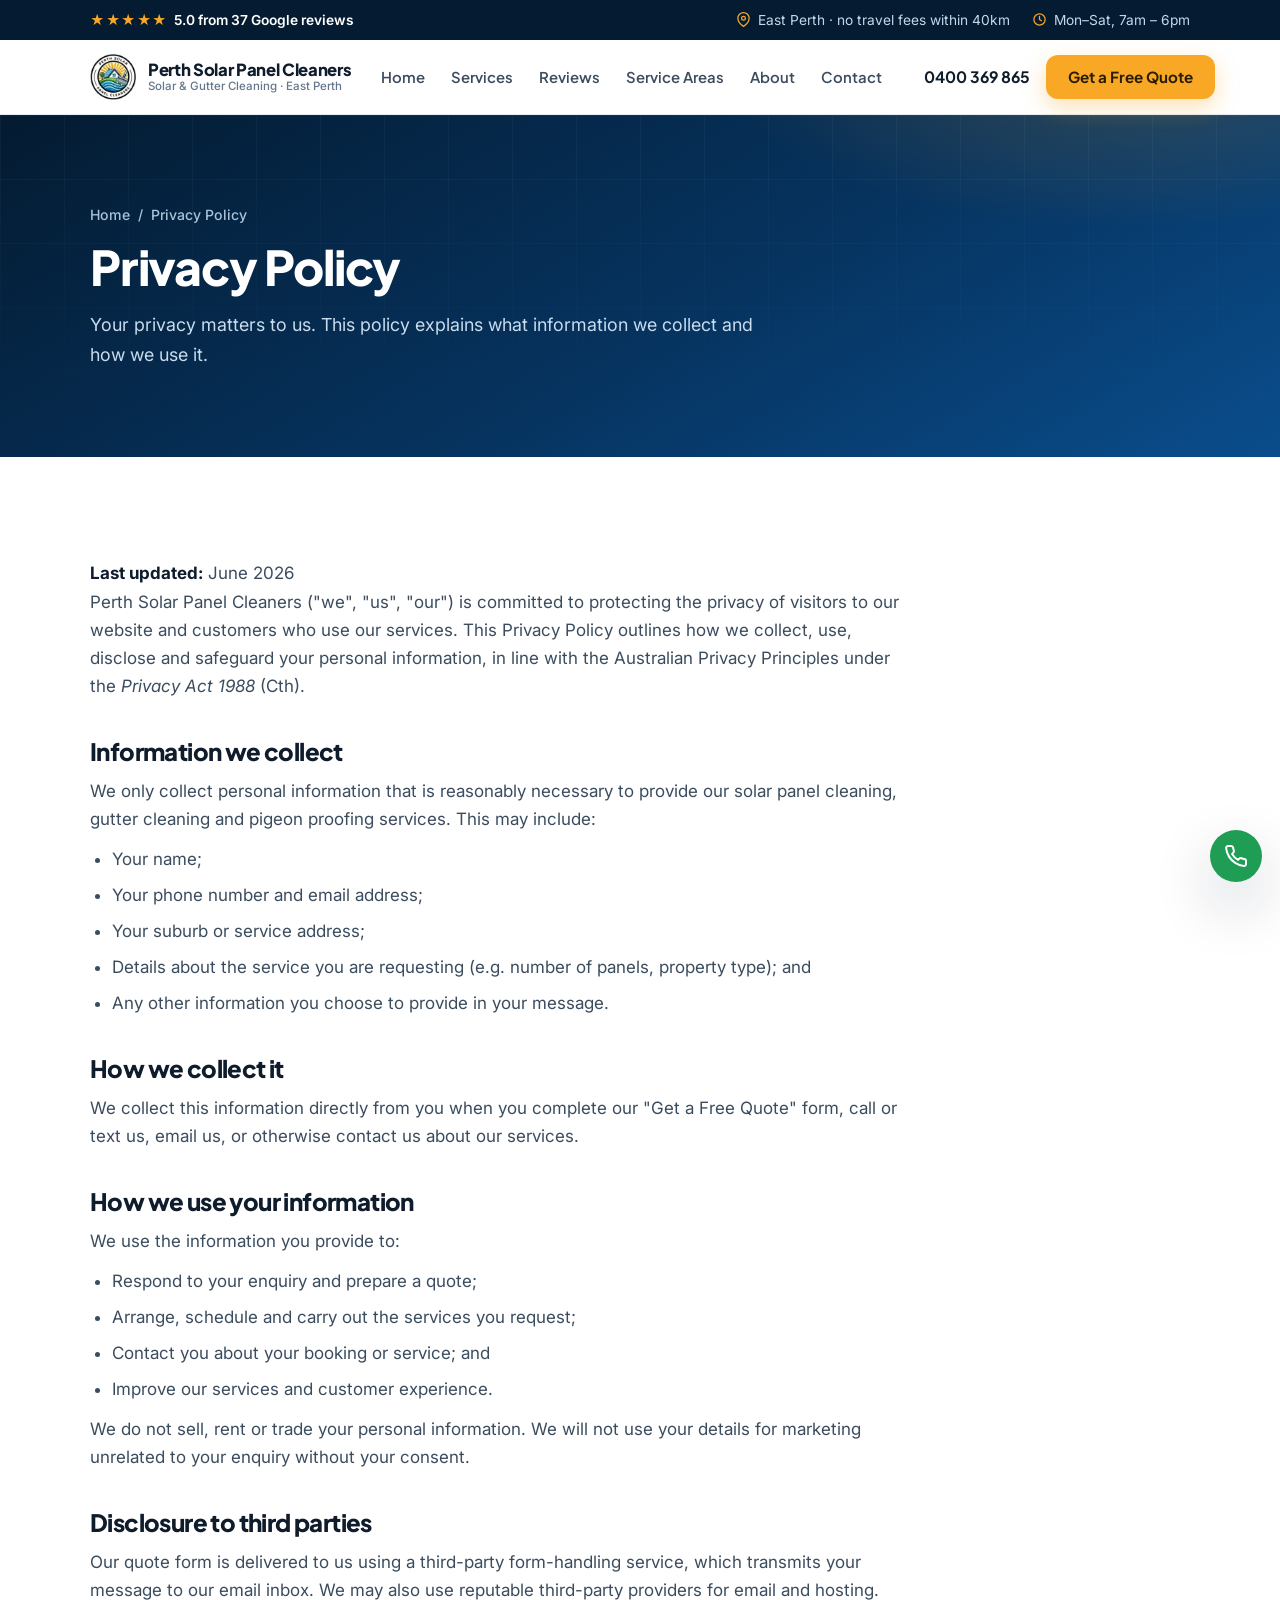
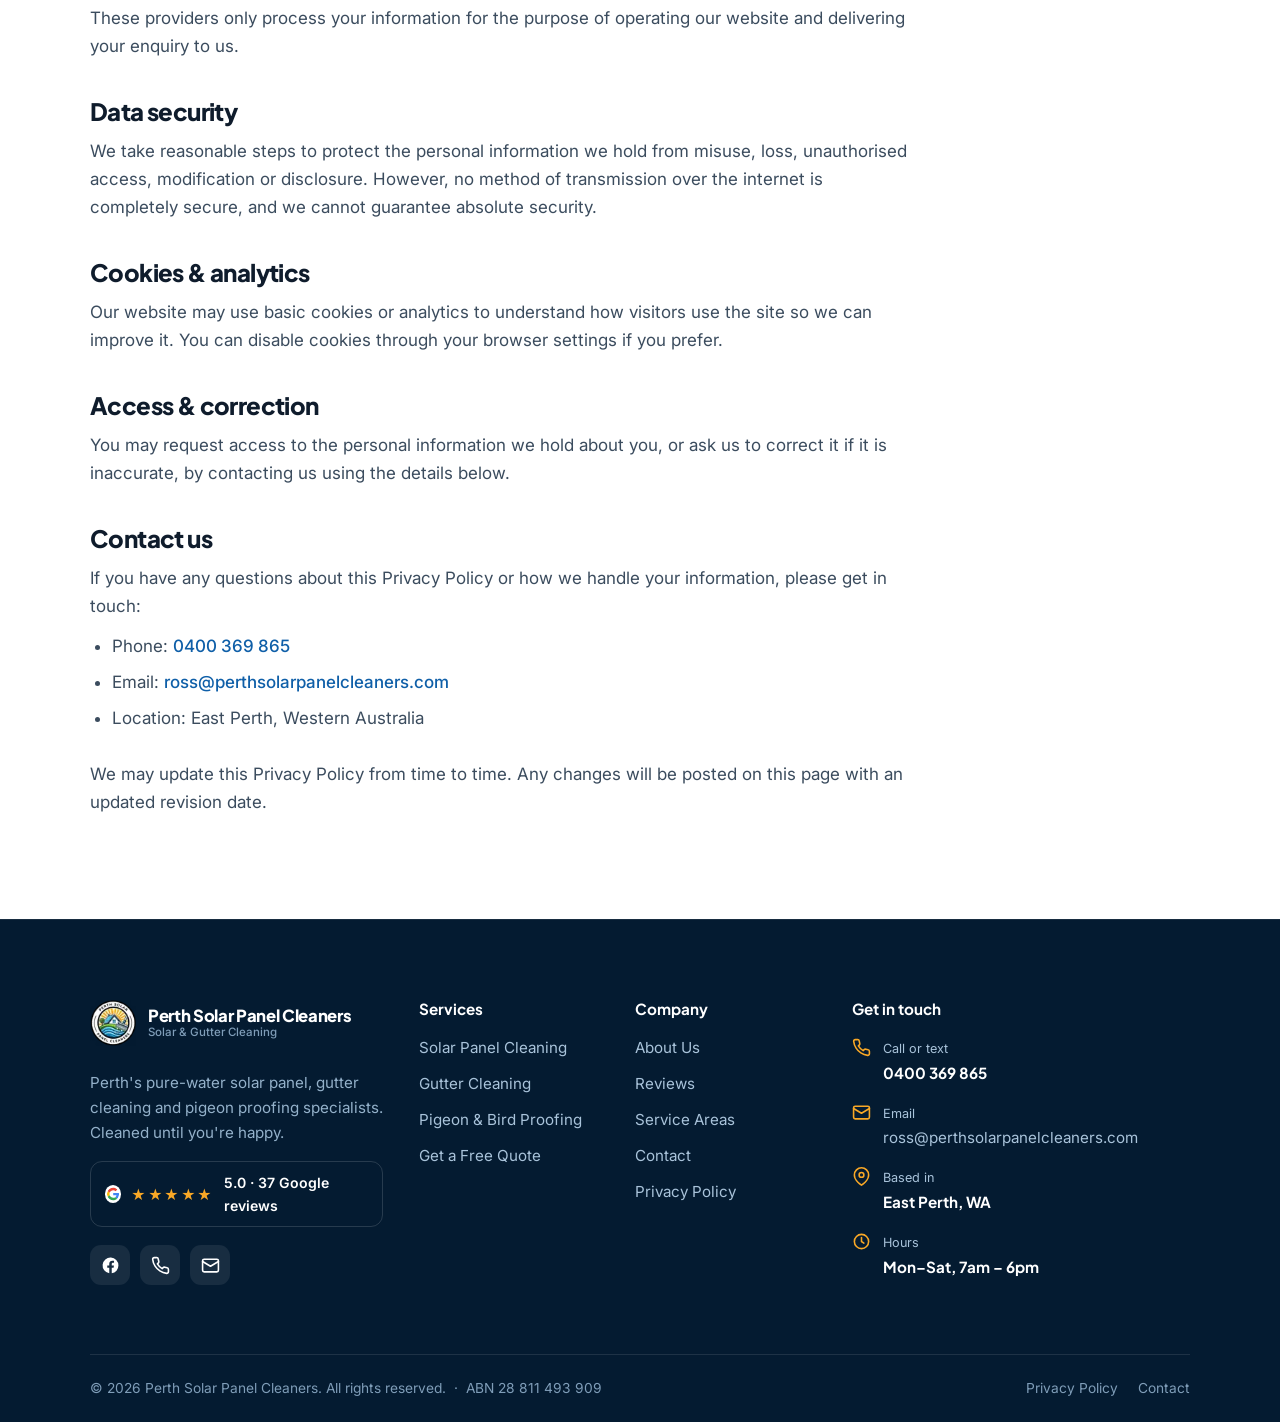
<file: privacy-policy.html>
<!DOCTYPE html>
<html lang="en-AU">
<head>
<meta charset="utf-8">
<meta name="viewport" content="width=device-width, initial-scale=1">
<title>Privacy Policy | Perth Solar Panel Cleaners</title>
<meta name="description" content="Privacy Policy for Perth Solar Panel Cleaners — how we collect, use and protect the personal information you share when requesting a quote or contacting us.">
<meta name="theme-color" content="#041b31">
<meta name="robots" content="noindex,follow">
<link rel="canonical" href="https://www.perthsolarpanelcleaners.com/privacy-policy.html">
<link rel="icon" type="image/png" href="images/logo.png">
<link rel="apple-touch-icon" href="images/logo.png">
<link rel="preconnect" href="https://fonts.googleapis.com">
<link rel="preconnect" href="https://fonts.gstatic.com" crossorigin>
<link href="https://fonts.googleapis.com/css2?family=Plus+Jakarta+Sans:wght@500;600;700;800&family=Inter:wght@400;500;600&display=swap" rel="stylesheet">
<link rel="stylesheet" href="css/styles.css">
</head>
<body>
<a class="skip-link" href="#main">Skip to content</a>

<div class="topbar">
  <div class="container topbar-inner">
    <a href="reviews.html"><span class="stars">★★★★★</span>5.0 from 37 Google reviews</a>
    <div class="topbar-meta">
      <span><svg viewBox="0 0 24 24" fill="none" stroke="currentColor" stroke-width="2" stroke-linecap="round" stroke-linejoin="round"><path d="M21 10c0 7-9 13-9 13s-9-6-9-13a9 9 0 0 1 18 0Z"/><circle cx="12" cy="10" r="3"/></svg>East Perth · no travel fees within 40km</span>
      <span><svg viewBox="0 0 24 24" fill="none" stroke="currentColor" stroke-width="2" stroke-linecap="round" stroke-linejoin="round"><circle cx="12" cy="12" r="9"/><path d="M12 7v5l3 2"/></svg>Mon–Sat, 7am – 6pm</span>
    </div>
  </div>
</div><!--/topbar-->
<header class="site-header" id="siteHeader">
  <div class="container header-inner">
    <a class="brand" href="index.html" aria-label="Perth Solar Panel Cleaners — home">
      <span class="brand-logo" aria-hidden="true"><img src="images/logo.png" alt="" width="46" height="46"></span>
      <span class="brand-text">
        <span class="brand-name">Perth Solar Panel Cleaners</span>
        <span class="brand-tag">Solar &amp; Gutter Cleaning · East Perth</span>
      </span>
    </a>
    <button class="nav-toggle" aria-label="Open menu" aria-controls="siteNav" aria-expanded="false"><span></span></button>
    <nav class="site-nav" id="siteNav" aria-label="Primary">
      <ul>
        <li><a href="index.html">Home</a></li>
        <li><a href="services.html">Services</a></li>
        <li><a href="reviews.html">Reviews</a></li>
        <li><a href="service-areas.html">Service Areas</a></li>
        <li><a href="about.html">About</a></li>
        <li><a href="contact.html">Contact</a></li>
      </ul>
      <div class="nav-cta">
        <a class="btn-phone" href="tel:0400369865"><svg viewBox="0 0 24 24" fill="none" stroke="currentColor" stroke-width="2" stroke-linecap="round" stroke-linejoin="round"><path d="M22 16.92v3a2 2 0 0 1-2.18 2 19.79 19.79 0 0 1-8.63-3.07 19.5 19.5 0 0 1-6-6 19.79 19.79 0 0 1-3.07-8.67A2 2 0 0 1 4.11 2h3a2 2 0 0 1 2 1.72c.13.96.36 1.9.7 2.81a2 2 0 0 1-.45 2.11L8.09 9.91a16 16 0 0 0 6 6l1.27-1.27a2 2 0 0 1 2.11-.45c.9.34 1.85.57 2.81.7A2 2 0 0 1 22 16.92Z"/></svg>0400 369 865</a>
        <a class="btn btn-primary" href="contact.html#quote">Get a Free Quote</a>
      </div>
    </nav>
  </div>
</header>

<main id="main">
<section class="page-hero">
  <div class="container">
    <div class="breadcrumb"><a href="index.html">Home</a> &nbsp;/&nbsp; Privacy Policy</div>
    <h1>Privacy Policy</h1>
    <p>Your privacy matters to us. This policy explains what information we collect and how we use it.</p>
  </div>
</section>

<section class="section">
  <div class="container">
    <div class="prose reveal">
      <p><strong>Last updated:</strong> June 2026</p>
      <p>Perth Solar Panel Cleaners ("we", "us", "our") is committed to protecting the privacy of visitors to our website and customers who use our services. This Privacy Policy outlines how we collect, use, disclose and safeguard your personal information, in line with the Australian Privacy Principles under the <em>Privacy Act 1988</em> (Cth).</p>

      <h2>Information we collect</h2>
      <p>We only collect personal information that is reasonably necessary to provide our solar panel cleaning, gutter cleaning and pigeon proofing services. This may include:</p>
      <ul>
        <li>Your name;</li>
        <li>Your phone number and email address;</li>
        <li>Your suburb or service address;</li>
        <li>Details about the service you are requesting (e.g. number of panels, property type); and</li>
        <li>Any other information you choose to provide in your message.</li>
      </ul>

      <h2>How we collect it</h2>
      <p>We collect this information directly from you when you complete our "Get a Free Quote" form, call or text us, email us, or otherwise contact us about our services.</p>

      <h2>How we use your information</h2>
      <p>We use the information you provide to:</p>
      <ul>
        <li>Respond to your enquiry and prepare a quote;</li>
        <li>Arrange, schedule and carry out the services you request;</li>
        <li>Contact you about your booking or service; and</li>
        <li>Improve our services and customer experience.</li>
      </ul>
      <p>We do not sell, rent or trade your personal information. We will not use your details for marketing unrelated to your enquiry without your consent.</p>

      <h2>Disclosure to third parties</h2>
      <p>Our quote form is delivered to us using a third-party form-handling service, which transmits your message to our email inbox. We may also use reputable third-party providers for email and hosting. These providers only process your information for the purpose of operating our website and delivering your enquiry to us.</p>

      <h2>Data security</h2>
      <p>We take reasonable steps to protect the personal information we hold from misuse, loss, unauthorised access, modification or disclosure. However, no method of transmission over the internet is completely secure, and we cannot guarantee absolute security.</p>

      <h2>Cookies &amp; analytics</h2>
      <p>Our website may use basic cookies or analytics to understand how visitors use the site so we can improve it. You can disable cookies through your browser settings if you prefer.</p>

      <h2>Access &amp; correction</h2>
      <p>You may request access to the personal information we hold about you, or ask us to correct it if it is inaccurate, by contacting us using the details below.</p>

      <h2>Contact us</h2>
      <p>If you have any questions about this Privacy Policy or how we handle your information, please get in touch:</p>
      <ul>
        <li>Phone: <a href="tel:0400369865">0400 369 865</a></li>
        <li>Email: <a href="mailto:ross@perthsolarpanelcleaners.com">ross@perthsolarpanelcleaners.com</a></li>
        <li>Location: East Perth, Western Australia</li>
      </ul>

      <p style="margin-top:28px">We may update this Privacy Policy from time to time. Any changes will be posted on this page with an updated revision date.</p>
    </div>
  </div>
</section>
</main>

<footer class="site-footer">
  <div class="container">
    <div class="footer-grid">
      <div class="footer-brand">
        <a class="brand" href="index.html" aria-label="Perth Solar Panel Cleaners — home">
          <span class="brand-logo" aria-hidden="true"><img src="images/logo.png" alt="" width="46" height="46"></span>
          <span class="brand-text"><span class="brand-name">Perth Solar Panel Cleaners</span><span class="brand-tag">Solar &amp; Gutter Cleaning</span></span>
        </a>
        <p class="footer-about">Perth's pure-water solar panel, gutter cleaning and pigeon proofing specialists. Cleaned until you're happy.</p>
        <a class="footer-rating" href="https://www.google.com/maps?cid=12447810736797022616" target="_blank" rel="noopener"><svg class="g-ico" viewBox="0 0 48 48" aria-hidden="true"><path fill="#EA4335" d="M24 9.5c3.54 0 6.71 1.22 9.21 3.6l6.85-6.85C35.9 2.38 30.47 0 24 0 14.62 0 6.51 5.38 2.56 13.22l7.98 6.19C12.43 13.72 17.74 9.5 24 9.5z"/><path fill="#4285F4" d="M46.98 24.55c0-1.57-.15-3.09-.38-4.55H24v9.02h12.94c-.58 2.96-2.26 5.48-4.78 7.18l7.73 6c4.51-4.18 7.09-10.36 7.09-17.65z"/><path fill="#FBBC05" d="M10.53 28.59c-.48-1.45-.76-2.99-.76-4.59s.27-3.14.76-4.59l-7.98-6.19C.92 16.46 0 20.12 0 24c0 3.88.92 7.54 2.56 10.78l7.97-6.19z"/><path fill="#34A853" d="M24 48c6.48 0 11.93-2.13 15.89-5.81l-7.73-6c-2.15 1.45-4.92 2.3-8.16 2.3-6.26 0-11.57-4.22-13.47-9.91l-7.98 6.19C6.51 42.62 14.62 48 24 48z"/></svg><span class="stars">★★★★★</span>5.0 · 37 Google reviews</a>
        <div class="social">
          <a href="https://www.facebook.com/p/Perth-Solar-Panel-Cleaners-61570931764697/" aria-label="Facebook" target="_blank" rel="noopener"><svg viewBox="0 0 24 24" fill="currentColor"><path d="M22 12a10 10 0 1 0-11.56 9.88v-6.99H7.9V12h2.54V9.8c0-2.5 1.49-3.89 3.78-3.89 1.09 0 2.24.2 2.24.2v2.46h-1.26c-1.24 0-1.63.77-1.63 1.56V12h2.78l-.44 2.89h-2.34v6.99A10 10 0 0 0 22 12Z"/></svg></a>
          <a href="tel:0400369865" aria-label="Call us"><svg viewBox="0 0 24 24" fill="none" stroke="currentColor" stroke-width="2" stroke-linecap="round" stroke-linejoin="round"><path d="M22 16.92v3a2 2 0 0 1-2.18 2 19.79 19.79 0 0 1-8.63-3.07 19.5 19.5 0 0 1-6-6 19.79 19.79 0 0 1-3.07-8.67A2 2 0 0 1 4.11 2h3a2 2 0 0 1 2 1.72c.13.96.36 1.9.7 2.81a2 2 0 0 1-.45 2.11L8.09 9.91a16 16 0 0 0 6 6l1.27-1.27a2 2 0 0 1 2.11-.45c.9.34 1.85.57 2.81.7A2 2 0 0 1 22 16.92Z"/></svg></a>
          <a href="mailto:ross@perthsolarpanelcleaners.com" aria-label="Email us"><svg viewBox="0 0 24 24" fill="none" stroke="currentColor" stroke-width="2" stroke-linecap="round" stroke-linejoin="round"><rect x="2" y="4" width="20" height="16" rx="2"/><path d="m22 7-10 6L2 7"/></svg></a>
        </div>
      </div>
      <div>
        <h4>Services</h4>
        <ul class="footer-links">
          <li><a href="services.html#solar">Solar Panel Cleaning</a></li>
          <li><a href="gutter-cleaning.html">Gutter Cleaning</a></li>
          <li><a href="pigeon-proofing.html">Pigeon &amp; Bird Proofing</a></li>
          <li><a href="contact.html#quote">Get a Free Quote</a></li>
        </ul>
      </div>
      <div>
        <h4>Company</h4>
        <ul class="footer-links">
          <li><a href="about.html">About Us</a></li>
          <li><a href="reviews.html">Reviews</a></li>
          <li><a href="service-areas.html">Service Areas</a></li>
          <li><a href="contact.html">Contact</a></li>
          <li><a href="privacy-policy.html">Privacy Policy</a></li>
        </ul>
      </div>
      <div>
        <h4>Get in touch</h4>
        <ul class="footer-contact">
          <li><svg viewBox="0 0 24 24" fill="none" stroke="currentColor" stroke-width="2" stroke-linecap="round" stroke-linejoin="round"><path d="M22 16.92v3a2 2 0 0 1-2.18 2 19.79 19.79 0 0 1-8.63-3.07 19.5 19.5 0 0 1-6-6 19.79 19.79 0 0 1-3.07-8.67A2 2 0 0 1 4.11 2h3a2 2 0 0 1 2 1.72c.13.96.36 1.9.7 2.81a2 2 0 0 1-.45 2.11L8.09 9.91a16 16 0 0 0 6 6l1.27-1.27a2 2 0 0 1 2.11-.45c.9.34 1.85.57 2.81.7A2 2 0 0 1 22 16.92Z"/></svg><div><small>Call or text</small><br><a href="tel:0400369865"><b>0400 369 865</b></a></div></li>
          <li><svg viewBox="0 0 24 24" fill="none" stroke="currentColor" stroke-width="2" stroke-linecap="round" stroke-linejoin="round"><rect x="2" y="4" width="20" height="16" rx="2"/><path d="m22 7-10 6L2 7"/></svg><div><small>Email</small><br><a href="mailto:ross@perthsolarpanelcleaners.com">ross@perthsolarpanelcleaners.com</a></div></li>
          <li><svg viewBox="0 0 24 24" fill="none" stroke="currentColor" stroke-width="2" stroke-linecap="round" stroke-linejoin="round"><path d="M21 10c0 7-9 13-9 13s-9-6-9-13a9 9 0 0 1 18 0Z"/><circle cx="12" cy="10" r="3"/></svg><div><small>Based in</small><br><b>East Perth, WA</b></div></li>
          <li><svg viewBox="0 0 24 24" fill="none" stroke="currentColor" stroke-width="2" stroke-linecap="round" stroke-linejoin="round"><circle cx="12" cy="12" r="9"/><path d="M12 7v5l3 2"/></svg><div><small>Hours</small><br><b>Mon–Sat, 7am – 6pm</b></div></li>
        </ul>
      </div>
    </div>
    <div class="footer-bottom">
      <span>© <span class="js-year">2026</span> Perth Solar Panel Cleaners. All rights reserved. &nbsp;·&nbsp; ABN 28 811 493 909</span>
      <span class="legal"><a href="privacy-policy.html">Privacy Policy</a><a href="contact.html">Contact</a></span>
    </div>
  </div>
</footer>

<div class="fab-stack">
  <button class="fab fab-top" aria-label="Back to top"><svg viewBox="0 0 24 24" fill="none" stroke="currentColor" stroke-width="2.4" stroke-linecap="round" stroke-linejoin="round"><path d="M12 19V5M5 12l7-7 7 7"/></svg></button>
  <a class="fab fab-call" href="tel:0400369865" aria-label="Call Perth Solar Panel Cleaners"><svg viewBox="0 0 24 24" fill="none" stroke="currentColor" stroke-width="2" stroke-linecap="round" stroke-linejoin="round"><path d="M22 16.92v3a2 2 0 0 1-2.18 2 19.79 19.79 0 0 1-8.63-3.07 19.5 19.5 0 0 1-6-6 19.79 19.79 0 0 1-3.07-8.67A2 2 0 0 1 4.11 2h3a2 2 0 0 1 2 1.72c.13.96.36 1.9.7 2.81a2 2 0 0 1-.45 2.11L8.09 9.91a16 16 0 0 0 6 6l1.27-1.27a2 2 0 0 1 2.11-.45c.9.34 1.85.57 2.81.7A2 2 0 0 1 22 16.92Z"/></svg></a>
</div>
<div class="mbar">
  <a class="btn btn-outline" href="tel:0400369865"><svg viewBox="0 0 24 24" fill="none" stroke="currentColor" stroke-width="2" stroke-linecap="round" stroke-linejoin="round"><path d="M22 16.92v3a2 2 0 0 1-2.18 2 19.79 19.79 0 0 1-8.63-3.07 19.5 19.5 0 0 1-6-6 19.79 19.79 0 0 1-3.07-8.67A2 2 0 0 1 4.11 2h3a2 2 0 0 1 2 1.72c.13.96.36 1.9.7 2.81a2 2 0 0 1-.45 2.11L8.09 9.91a16 16 0 0 0 6 6l1.27-1.27a2 2 0 0 1 2.11-.45c.9.34 1.85.57 2.81.7A2 2 0 0 1 22 16.92Z"/></svg>Call</a>
  <a class="btn btn-primary" href="contact.html#quote">Get a Free Quote</a>
</div><!--/mbar-->

<script src="js/main.js" defer></script>
</body>
</html>
</file>
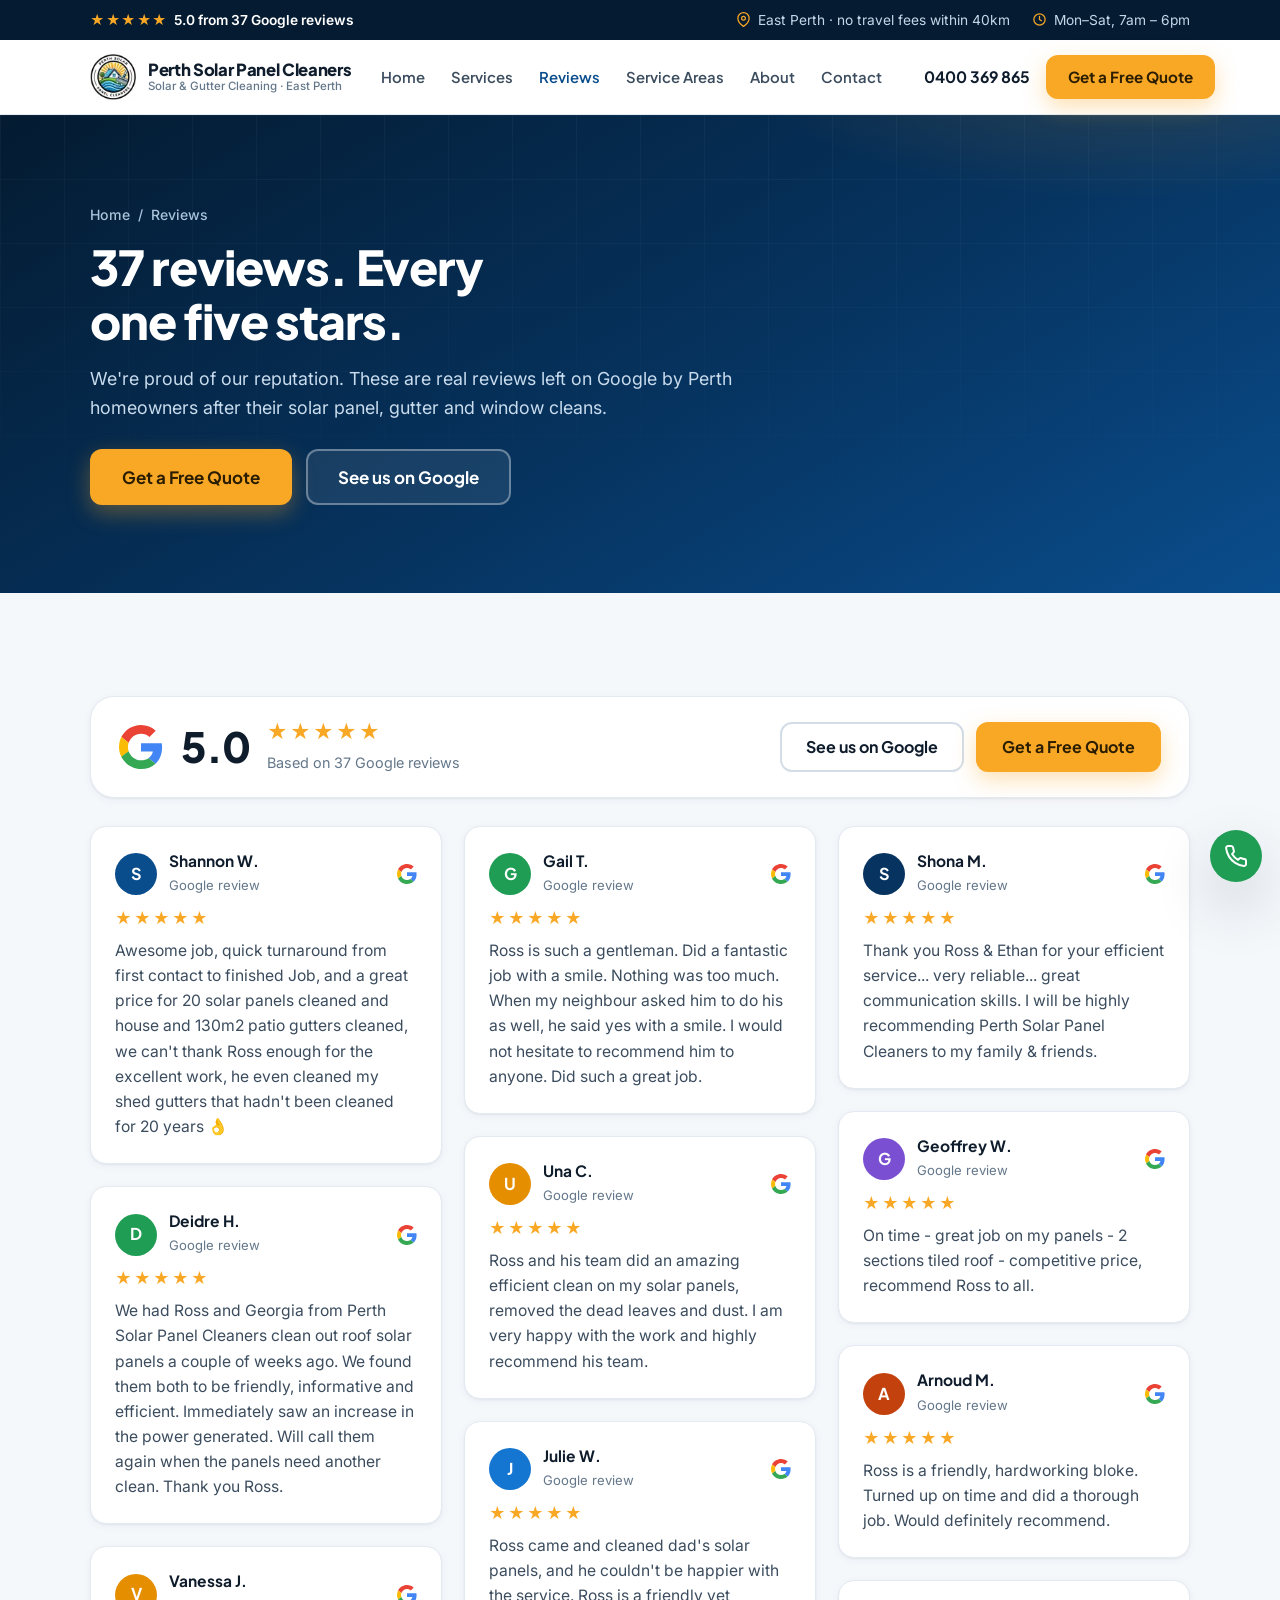
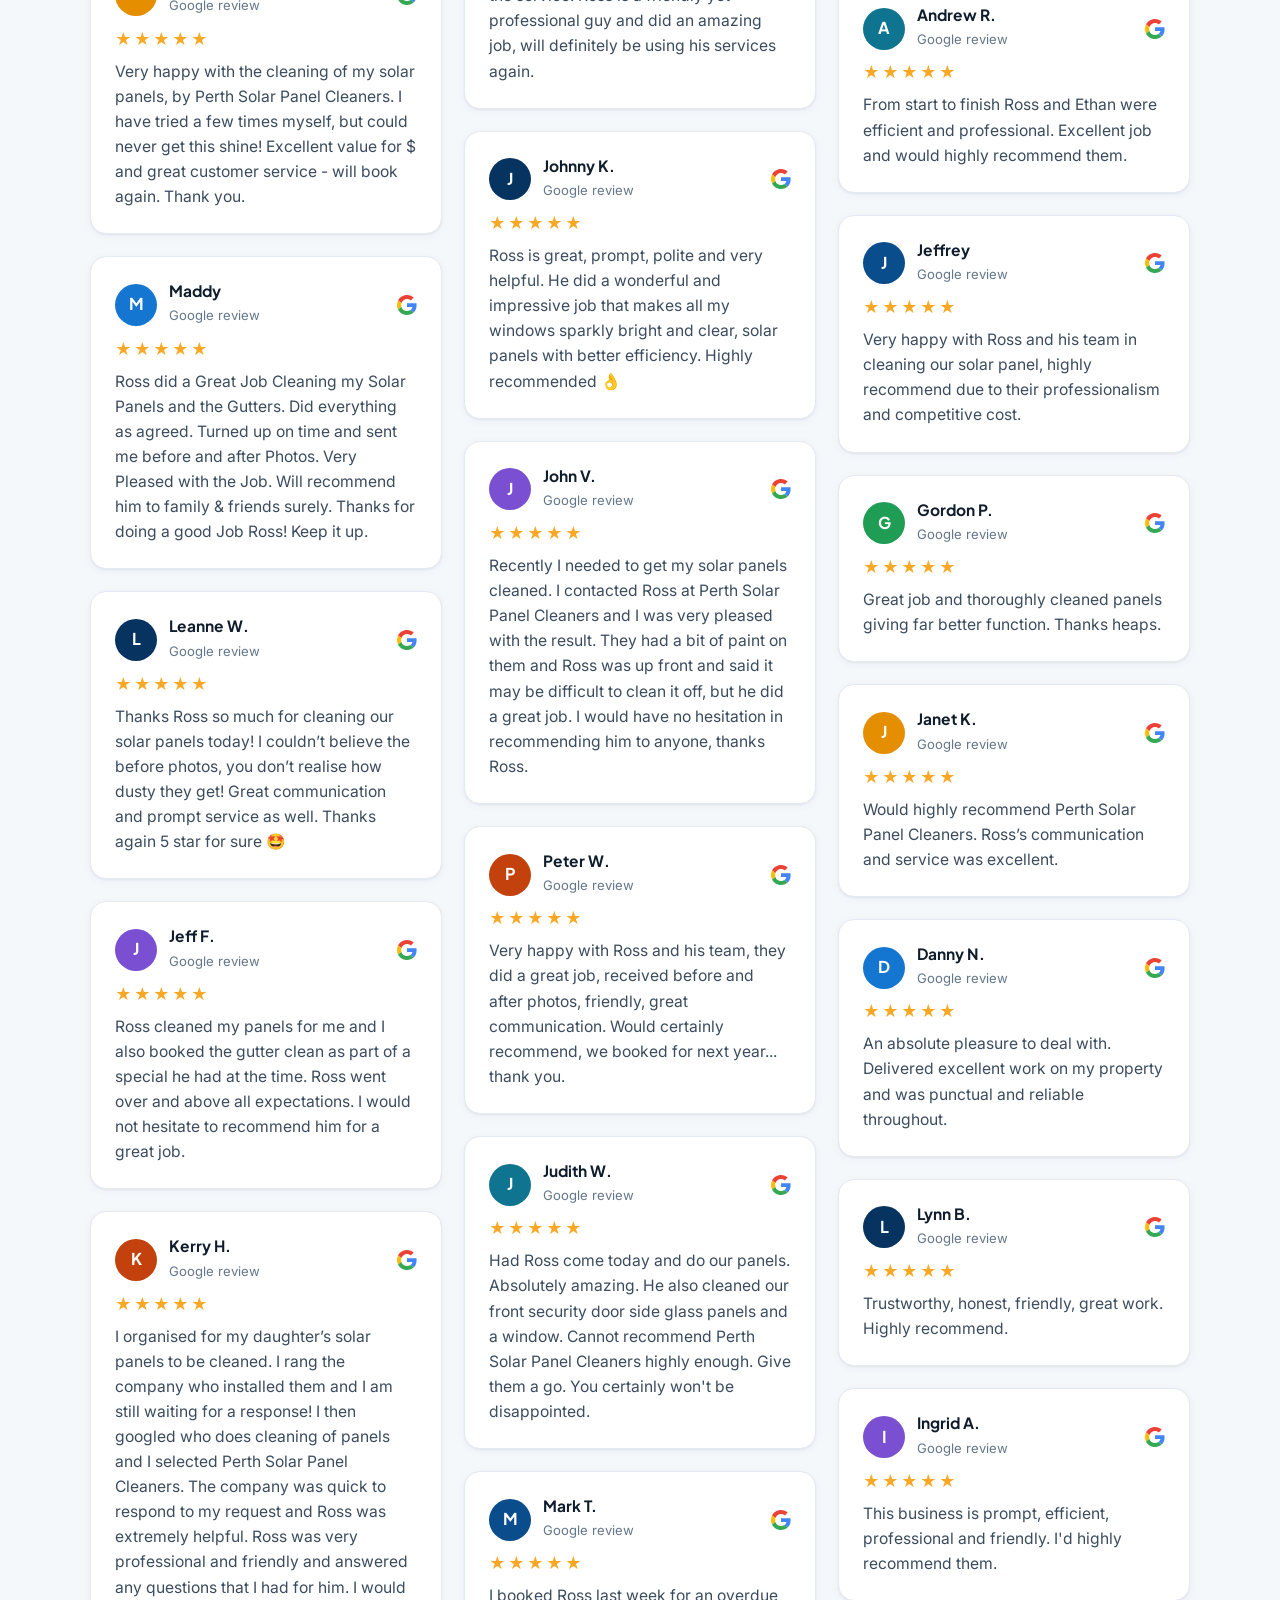
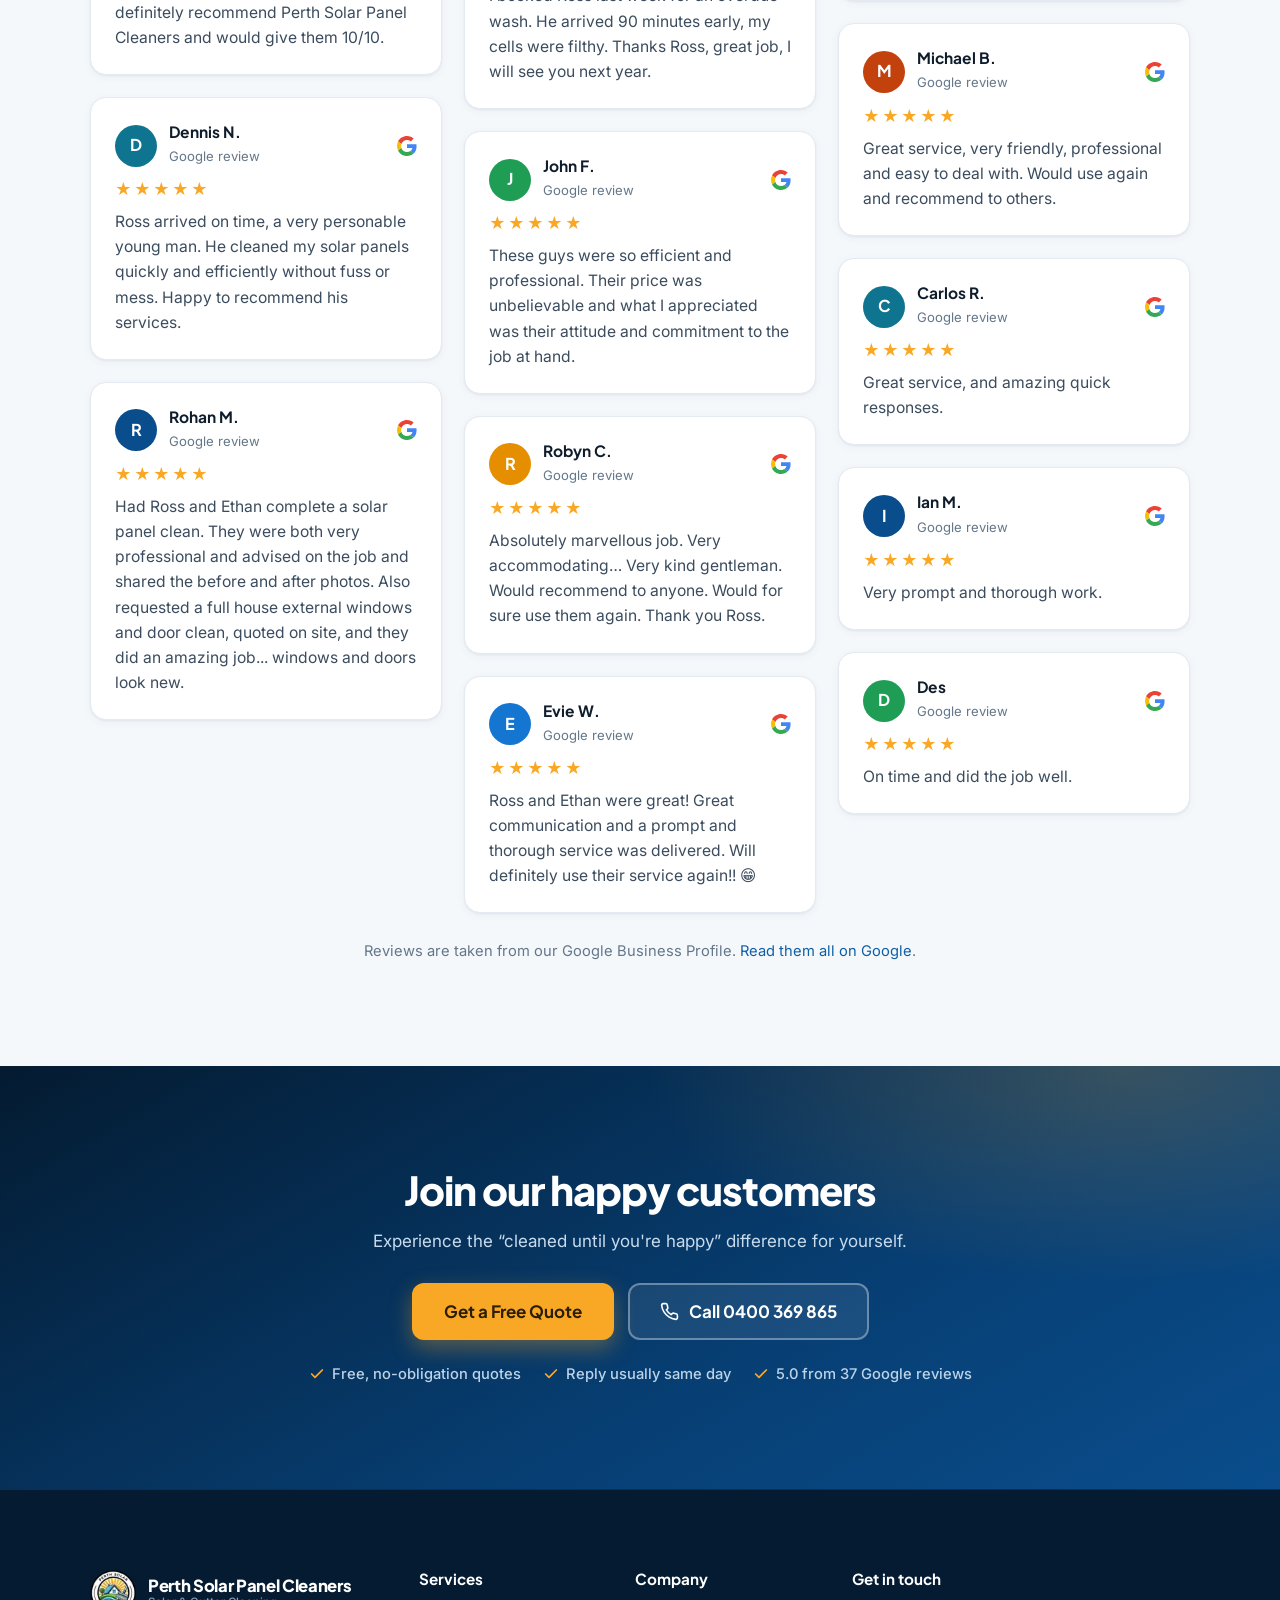
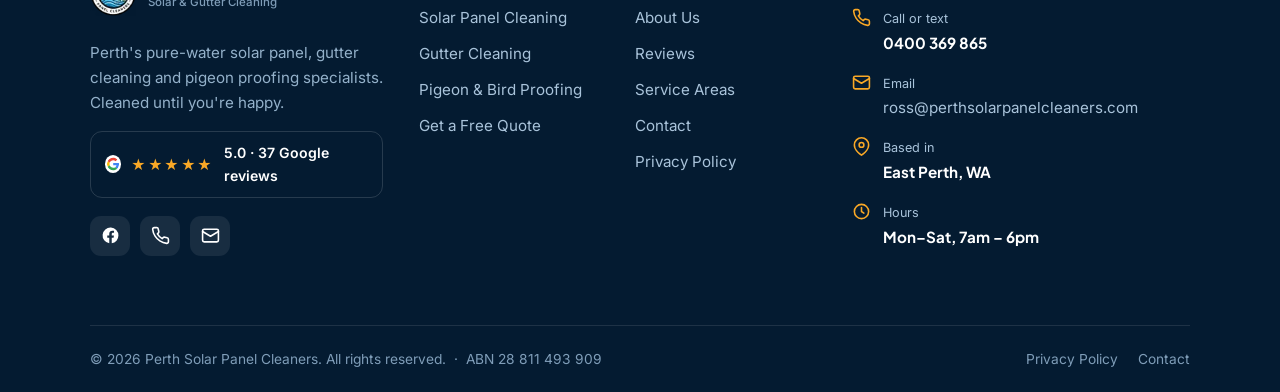
<file: reviews.html>
<!DOCTYPE html>
<html lang="en-AU">
<head>
<meta charset="utf-8">
<meta name="viewport" content="width=device-width, initial-scale=1">
<title>Reviews | Perth Solar Panel Cleaners</title>
<meta name="description" content="Read 37 five-star Google reviews for Perth Solar Panel Cleaners. Real feedback from Perth homeowners on our solar panel cleaning, gutter cleaning and pigeon proofing.">
<meta name="theme-color" content="#041b31">
<link rel="canonical" href="https://www.perthsolarpanelcleaners.com/reviews.html">
<link rel="icon" type="image/png" href="images/logo.png">
<link rel="apple-touch-icon" href="images/logo.png">
<link rel="preconnect" href="https://fonts.googleapis.com">
<link rel="preconnect" href="https://fonts.gstatic.com" crossorigin>
<link href="https://fonts.googleapis.com/css2?family=Plus+Jakarta+Sans:wght@500;600;700;800&family=Inter:wght@400;500;600&display=swap" rel="stylesheet">
<link rel="stylesheet" href="css/styles.css">
<script type="application/ld+json">
{
  "@context": "https://schema.org",
  "@type": "LocalBusiness",
  "@id": "https://www.perthsolarpanelcleaners.com/#business",
  "name": "Perth Solar Panel Cleaners",
  "url": "https://www.perthsolarpanelcleaners.com/",
  "image": "https://www.perthsolarpanelcleaners.com/images/logo.png",
  "logo": "https://www.perthsolarpanelcleaners.com/images/logo.png",
  "description": "Solar panel cleaning, gutter cleaning and pigeon proofing across Perth, using pure filtered water and no chemicals. Run by Ross, based in East Perth. Fully insured, with cover up to $5 million.",
  "telephone": "+61400369865",
  "email": "ross@perthsolarpanelcleaners.com",
  "taxID": "ABN 28 811 493 909",
  "founder": {
    "@type": "Person",
    "name": "Ross"
  },
  "address": {
    "@type": "PostalAddress",
    "addressLocality": "East Perth",
    "addressRegion": "WA",
    "postalCode": "6000",
    "addressCountry": "AU"
  },
  "areaServed": [
    {
      "@type": "City",
      "name": "Perth, Western Australia"
    },
    {
      "@type": "Place",
      "name": "East Perth, WA"
    },
    {
      "@type": "Place",
      "name": "East Victoria Park, WA"
    },
    {
      "@type": "Place",
      "name": "Belmont, WA"
    },
    {
      "@type": "Place",
      "name": "Cannington, WA"
    },
    {
      "@type": "Place",
      "name": "Applecross, WA"
    },
    {
      "@type": "Place",
      "name": "Osborne Park, WA"
    },
    {
      "@type": "Place",
      "name": "Subiaco, WA"
    },
    {
      "@type": "Place",
      "name": "Maylands, WA"
    },
    {
      "@type": "Place",
      "name": "Nedlands, WA"
    },
    {
      "@type": "Place",
      "name": "Butler, WA"
    },
    {
      "@type": "Place",
      "name": "Fremantle, WA"
    },
    {
      "@type": "Place",
      "name": "Beechboro, WA"
    },
    {
      "@type": "Place",
      "name": "Bassendean, WA"
    },
    {
      "@type": "Place",
      "name": "Morley, WA"
    },
    {
      "@type": "Place",
      "name": "Perth CBD, WA"
    },
    {
      "@type": "Place",
      "name": "Mount Lawley, WA"
    },
    {
      "@type": "Place",
      "name": "Bayswater, WA"
    },
    {
      "@type": "Place",
      "name": "Scarborough, WA"
    },
    {
      "@type": "Place",
      "name": "Joondalup, WA"
    },
    {
      "@type": "Place",
      "name": "Midland, WA"
    }
  ],
  "openingHoursSpecification": [
    {
      "@type": "OpeningHoursSpecification",
      "dayOfWeek": [
        "Monday",
        "Tuesday",
        "Wednesday",
        "Thursday",
        "Friday",
        "Saturday"
      ],
      "opens": "07:00",
      "closes": "18:00"
    }
  ],
  "priceRange": "$$",
  "sameAs": [
    "https://www.google.com/maps?cid=12447810736797022616",
    "https://www.facebook.com/p/Perth-Solar-Panel-Cleaners-61570931764697/"
  ],
  "hasOfferCatalog": {
    "@type": "OfferCatalog",
    "name": "Services",
    "itemListElement": [
      {
        "@type": "Offer",
        "itemOffered": {
          "@type": "Service",
          "name": "Solar panel cleaning",
          "url": "https://www.perthsolarpanelcleaners.com/services.html#solar"
        }
      },
      {
        "@type": "Offer",
        "itemOffered": {
          "@type": "Service",
          "name": "Gutter cleaning",
          "url": "https://www.perthsolarpanelcleaners.com/gutter-cleaning.html"
        }
      },
      {
        "@type": "Offer",
        "itemOffered": {
          "@type": "Service",
          "name": "Pigeon and bird proofing for solar panels",
          "url": "https://www.perthsolarpanelcleaners.com/pigeon-proofing.html"
        }
      },
      {
        "@type": "Offer",
        "itemOffered": {
          "@type": "Service",
          "name": "Gutter mesh installation"
        }
      },
      {
        "@type": "Offer",
        "itemOffered": {
          "@type": "Service",
          "name": "Pressure washing"
        }
      },
      {
        "@type": "Offer",
        "itemOffered": {
          "@type": "Service",
          "name": "Window cleaning"
        }
      }
    ]
  },
  "aggregateRating": {
    "@type": "AggregateRating",
    "ratingValue": "5",
    "reviewCount": "37",
    "bestRating": "5"
  }
}
</script>
</head>
<body>
<a class="skip-link" href="#main">Skip to content</a>

<div class="topbar">
  <div class="container topbar-inner">
    <a href="reviews.html"><span class="stars">★★★★★</span>5.0 from 37 Google reviews</a>
    <div class="topbar-meta">
      <span><svg viewBox="0 0 24 24" fill="none" stroke="currentColor" stroke-width="2" stroke-linecap="round" stroke-linejoin="round"><path d="M21 10c0 7-9 13-9 13s-9-6-9-13a9 9 0 0 1 18 0Z"/><circle cx="12" cy="10" r="3"/></svg>East Perth · no travel fees within 40km</span>
      <span><svg viewBox="0 0 24 24" fill="none" stroke="currentColor" stroke-width="2" stroke-linecap="round" stroke-linejoin="round"><circle cx="12" cy="12" r="9"/><path d="M12 7v5l3 2"/></svg>Mon–Sat, 7am – 6pm</span>
    </div>
  </div>
</div><!--/topbar-->
<header class="site-header" id="siteHeader">
  <div class="container header-inner">
    <a class="brand" href="index.html" aria-label="Perth Solar Panel Cleaners — home">
      <span class="brand-logo" aria-hidden="true"><img src="images/logo.png" alt="" width="46" height="46"></span>
      <span class="brand-text">
        <span class="brand-name">Perth Solar Panel Cleaners</span>
        <span class="brand-tag">Solar &amp; Gutter Cleaning · East Perth</span>
      </span>
    </a>
    <button class="nav-toggle" aria-label="Open menu" aria-controls="siteNav" aria-expanded="false"><span></span></button>
    <nav class="site-nav" id="siteNav" aria-label="Primary">
      <ul>
        <li><a href="index.html">Home</a></li>
        <li><a href="services.html">Services</a></li>
        <li><a href="reviews.html" class="active" aria-current="page">Reviews</a></li>
        <li><a href="service-areas.html">Service Areas</a></li>
        <li><a href="about.html">About</a></li>
        <li><a href="contact.html">Contact</a></li>
      </ul>
      <div class="nav-cta">
        <a class="btn-phone" href="tel:0400369865"><svg viewBox="0 0 24 24" fill="none" stroke="currentColor" stroke-width="2" stroke-linecap="round" stroke-linejoin="round"><path d="M22 16.92v3a2 2 0 0 1-2.18 2 19.79 19.79 0 0 1-8.63-3.07 19.5 19.5 0 0 1-6-6 19.79 19.79 0 0 1-3.07-8.67A2 2 0 0 1 4.11 2h3a2 2 0 0 1 2 1.72c.13.96.36 1.9.7 2.81a2 2 0 0 1-.45 2.11L8.09 9.91a16 16 0 0 0 6 6l1.27-1.27a2 2 0 0 1 2.11-.45c.9.34 1.85.57 2.81.7A2 2 0 0 1 22 16.92Z"/></svg>0400 369 865</a>
        <a class="btn btn-primary" href="contact.html#quote">Get a Free Quote</a>
      </div>
    </nav>
  </div>
</header>

<main id="main">
<section class="page-hero">
  <div class="container">
    <div class="breadcrumb"><a href="index.html">Home</a> &nbsp;/&nbsp; Reviews</div>
    <h1>37 reviews. Every one five stars.</h1>
    <p>We're proud of our reputation. These are real reviews left on Google by Perth homeowners after their solar panel, gutter and window cleans.</p>
    <div class="hero-actions">
      <a class="btn btn-primary btn-lg" href="contact.html#quote">Get a Free Quote</a>
      <a class="btn btn-ghost-light btn-lg" href="https://www.google.com/maps?cid=12447810736797022616" target="_blank" rel="noopener">See us on Google</a>
    </div>
  </div>
</section>

<section class="section section--soft">
  <div class="container">
    <div class="rating-summary reveal">
      <div class="score">
        <svg class="g-ico" viewBox="0 0 48 48" aria-hidden="true"><path fill="#EA4335" d="M24 9.5c3.54 0 6.71 1.22 9.21 3.6l6.85-6.85C35.9 2.38 30.47 0 24 0 14.62 0 6.51 5.38 2.56 13.22l7.98 6.19C12.43 13.72 17.74 9.5 24 9.5z"/><path fill="#4285F4" d="M46.98 24.55c0-1.57-.15-3.09-.38-4.55H24v9.02h12.94c-.58 2.96-2.26 5.48-4.78 7.18l7.73 6c4.51-4.18 7.09-10.36 7.09-17.65z"/><path fill="#FBBC05" d="M10.53 28.59c-.48-1.45-.76-2.99-.76-4.59s.27-3.14.76-4.59l-7.98-6.19C.92 16.46 0 20.12 0 24c0 3.88.92 7.54 2.56 10.78l7.97-6.19z"/><path fill="#34A853" d="M24 48c6.48 0 11.93-2.13 15.89-5.81l-7.73-6c-2.15 1.45-4.92 2.3-8.16 2.3-6.26 0-11.57-4.22-13.47-9.91l-7.98 6.19C6.51 42.62 14.62 48 24 48z"/></svg>
        <div class="num">5.0</div>
        <div><span class="stars" aria-label="5 out of 5 stars">★★★★★</span><small>Based on 37 Google reviews</small></div>
      </div>
      <div class="actions">
        <a class="btn btn-outline" href="https://www.google.com/maps?cid=12447810736797022616" target="_blank" rel="noopener">See us on Google</a>
        <a class="btn btn-primary" href="contact.html#quote">Get a Free Quote</a>
      </div>
    </div>
    <div class="reviews-masonry">
      <article class="review reveal">
        <div class="who"><span class="avatar" style="background:#0a4d8c" aria-hidden="true">S</span><div><b>Shannon W.</b><small>Google review</small></div><svg class="g-ico" viewBox="0 0 48 48" aria-hidden="true"><path fill="#EA4335" d="M24 9.5c3.54 0 6.71 1.22 9.21 3.6l6.85-6.85C35.9 2.38 30.47 0 24 0 14.62 0 6.51 5.38 2.56 13.22l7.98 6.19C12.43 13.72 17.74 9.5 24 9.5z"/><path fill="#4285F4" d="M46.98 24.55c0-1.57-.15-3.09-.38-4.55H24v9.02h12.94c-.58 2.96-2.26 5.48-4.78 7.18l7.73 6c4.51-4.18 7.09-10.36 7.09-17.65z"/><path fill="#FBBC05" d="M10.53 28.59c-.48-1.45-.76-2.99-.76-4.59s.27-3.14.76-4.59l-7.98-6.19C.92 16.46 0 20.12 0 24c0 3.88.92 7.54 2.56 10.78l7.97-6.19z"/><path fill="#34A853" d="M24 48c6.48 0 11.93-2.13 15.89-5.81l-7.73-6c-2.15 1.45-4.92 2.3-8.16 2.3-6.26 0-11.57-4.22-13.47-9.91l-7.98 6.19C6.51 42.62 14.62 48 24 48z"/></svg></div>
        <span class="stars" aria-label="5 out of 5 stars">★★★★★</span>
        <p>Awesome job, quick turnaround from first contact to finished Job, and a great price for 20 solar panels cleaned and house and 130m2 patio gutters cleaned, we can't thank Ross enough for the excellent work, he even cleaned my shed gutters that hadn't been cleaned for 20 years 👌</p>
      </article>
      <article class="review reveal">
        <div class="who"><span class="avatar" style="background:#1f9d55" aria-hidden="true">D</span><div><b>Deidre H.</b><small>Google review</small></div><svg class="g-ico" viewBox="0 0 48 48" aria-hidden="true"><path fill="#EA4335" d="M24 9.5c3.54 0 6.71 1.22 9.21 3.6l6.85-6.85C35.9 2.38 30.47 0 24 0 14.62 0 6.51 5.38 2.56 13.22l7.98 6.19C12.43 13.72 17.74 9.5 24 9.5z"/><path fill="#4285F4" d="M46.98 24.55c0-1.57-.15-3.09-.38-4.55H24v9.02h12.94c-.58 2.96-2.26 5.48-4.78 7.18l7.73 6c4.51-4.18 7.09-10.36 7.09-17.65z"/><path fill="#FBBC05" d="M10.53 28.59c-.48-1.45-.76-2.99-.76-4.59s.27-3.14.76-4.59l-7.98-6.19C.92 16.46 0 20.12 0 24c0 3.88.92 7.54 2.56 10.78l7.97-6.19z"/><path fill="#34A853" d="M24 48c6.48 0 11.93-2.13 15.89-5.81l-7.73-6c-2.15 1.45-4.92 2.3-8.16 2.3-6.26 0-11.57-4.22-13.47-9.91l-7.98 6.19C6.51 42.62 14.62 48 24 48z"/></svg></div>
        <span class="stars" aria-label="5 out of 5 stars">★★★★★</span>
        <p>We had Ross and Georgia from Perth Solar Panel Cleaners clean out roof solar panels a couple of weeks ago. We found them both to be friendly, informative and efficient. Immediately saw an increase in the power generated. Will call them again when the panels need another clean. Thank you Ross.</p>
      </article>
      <article class="review reveal">
        <div class="who"><span class="avatar" style="background:#e58e00" aria-hidden="true">V</span><div><b>Vanessa J.</b><small>Google review</small></div><svg class="g-ico" viewBox="0 0 48 48" aria-hidden="true"><path fill="#EA4335" d="M24 9.5c3.54 0 6.71 1.22 9.21 3.6l6.85-6.85C35.9 2.38 30.47 0 24 0 14.62 0 6.51 5.38 2.56 13.22l7.98 6.19C12.43 13.72 17.74 9.5 24 9.5z"/><path fill="#4285F4" d="M46.98 24.55c0-1.57-.15-3.09-.38-4.55H24v9.02h12.94c-.58 2.96-2.26 5.48-4.78 7.18l7.73 6c4.51-4.18 7.09-10.36 7.09-17.65z"/><path fill="#FBBC05" d="M10.53 28.59c-.48-1.45-.76-2.99-.76-4.59s.27-3.14.76-4.59l-7.98-6.19C.92 16.46 0 20.12 0 24c0 3.88.92 7.54 2.56 10.78l7.97-6.19z"/><path fill="#34A853" d="M24 48c6.48 0 11.93-2.13 15.89-5.81l-7.73-6c-2.15 1.45-4.92 2.3-8.16 2.3-6.26 0-11.57-4.22-13.47-9.91l-7.98 6.19C6.51 42.62 14.62 48 24 48z"/></svg></div>
        <span class="stars" aria-label="5 out of 5 stars">★★★★★</span>
        <p>Very happy with the cleaning of my solar panels, by Perth Solar Panel Cleaners. I have tried a few times myself, but could never get this shine! Excellent value for $ and great customer service - will book again. Thank you.</p>
      </article>
      <article class="review reveal">
        <div class="who"><span class="avatar" style="background:#1576d1" aria-hidden="true">M</span><div><b>Maddy</b><small>Google review</small></div><svg class="g-ico" viewBox="0 0 48 48" aria-hidden="true"><path fill="#EA4335" d="M24 9.5c3.54 0 6.71 1.22 9.21 3.6l6.85-6.85C35.9 2.38 30.47 0 24 0 14.62 0 6.51 5.38 2.56 13.22l7.98 6.19C12.43 13.72 17.74 9.5 24 9.5z"/><path fill="#4285F4" d="M46.98 24.55c0-1.57-.15-3.09-.38-4.55H24v9.02h12.94c-.58 2.96-2.26 5.48-4.78 7.18l7.73 6c4.51-4.18 7.09-10.36 7.09-17.65z"/><path fill="#FBBC05" d="M10.53 28.59c-.48-1.45-.76-2.99-.76-4.59s.27-3.14.76-4.59l-7.98-6.19C.92 16.46 0 20.12 0 24c0 3.88.92 7.54 2.56 10.78l7.97-6.19z"/><path fill="#34A853" d="M24 48c6.48 0 11.93-2.13 15.89-5.81l-7.73-6c-2.15 1.45-4.92 2.3-8.16 2.3-6.26 0-11.57-4.22-13.47-9.91l-7.98 6.19C6.51 42.62 14.62 48 24 48z"/></svg></div>
        <span class="stars" aria-label="5 out of 5 stars">★★★★★</span>
        <p>Ross did a Great Job Cleaning my Solar Panels and the Gutters. Did everything as agreed. Turned up on time and sent me before and after Photos. Very Pleased with the Job. Will recommend him to family &amp; friends surely. Thanks for doing a good Job Ross! Keep it up.</p>
      </article>
      <article class="review reveal">
        <div class="who"><span class="avatar" style="background:#06335f" aria-hidden="true">L</span><div><b>Leanne W.</b><small>Google review</small></div><svg class="g-ico" viewBox="0 0 48 48" aria-hidden="true"><path fill="#EA4335" d="M24 9.5c3.54 0 6.71 1.22 9.21 3.6l6.85-6.85C35.9 2.38 30.47 0 24 0 14.62 0 6.51 5.38 2.56 13.22l7.98 6.19C12.43 13.72 17.74 9.5 24 9.5z"/><path fill="#4285F4" d="M46.98 24.55c0-1.57-.15-3.09-.38-4.55H24v9.02h12.94c-.58 2.96-2.26 5.48-4.78 7.18l7.73 6c4.51-4.18 7.09-10.36 7.09-17.65z"/><path fill="#FBBC05" d="M10.53 28.59c-.48-1.45-.76-2.99-.76-4.59s.27-3.14.76-4.59l-7.98-6.19C.92 16.46 0 20.12 0 24c0 3.88.92 7.54 2.56 10.78l7.97-6.19z"/><path fill="#34A853" d="M24 48c6.48 0 11.93-2.13 15.89-5.81l-7.73-6c-2.15 1.45-4.92 2.3-8.16 2.3-6.26 0-11.57-4.22-13.47-9.91l-7.98 6.19C6.51 42.62 14.62 48 24 48z"/></svg></div>
        <span class="stars" aria-label="5 out of 5 stars">★★★★★</span>
        <p>Thanks Ross so much for cleaning our solar panels today! I couldn’t believe the before photos, you don’t realise how dusty they get! Great communication and prompt service as well. Thanks again 5 star for sure 🤩</p>
      </article>
      <article class="review reveal">
        <div class="who"><span class="avatar" style="background:#7a4fd1" aria-hidden="true">J</span><div><b>Jeff F.</b><small>Google review</small></div><svg class="g-ico" viewBox="0 0 48 48" aria-hidden="true"><path fill="#EA4335" d="M24 9.5c3.54 0 6.71 1.22 9.21 3.6l6.85-6.85C35.9 2.38 30.47 0 24 0 14.62 0 6.51 5.38 2.56 13.22l7.98 6.19C12.43 13.72 17.74 9.5 24 9.5z"/><path fill="#4285F4" d="M46.98 24.55c0-1.57-.15-3.09-.38-4.55H24v9.02h12.94c-.58 2.96-2.26 5.48-4.78 7.18l7.73 6c4.51-4.18 7.09-10.36 7.09-17.65z"/><path fill="#FBBC05" d="M10.53 28.59c-.48-1.45-.76-2.99-.76-4.59s.27-3.14.76-4.59l-7.98-6.19C.92 16.46 0 20.12 0 24c0 3.88.92 7.54 2.56 10.78l7.97-6.19z"/><path fill="#34A853" d="M24 48c6.48 0 11.93-2.13 15.89-5.81l-7.73-6c-2.15 1.45-4.92 2.3-8.16 2.3-6.26 0-11.57-4.22-13.47-9.91l-7.98 6.19C6.51 42.62 14.62 48 24 48z"/></svg></div>
        <span class="stars" aria-label="5 out of 5 stars">★★★★★</span>
        <p>Ross cleaned my panels for me and I also booked the gutter clean as part of a special he had at the time. Ross went over and above all expectations. I would not hesitate to recommend him for a great job.</p>
      </article>
      <article class="review reveal">
        <div class="who"><span class="avatar" style="background:#c2410c" aria-hidden="true">K</span><div><b>Kerry H.</b><small>Google review</small></div><svg class="g-ico" viewBox="0 0 48 48" aria-hidden="true"><path fill="#EA4335" d="M24 9.5c3.54 0 6.71 1.22 9.21 3.6l6.85-6.85C35.9 2.38 30.47 0 24 0 14.62 0 6.51 5.38 2.56 13.22l7.98 6.19C12.43 13.72 17.74 9.5 24 9.5z"/><path fill="#4285F4" d="M46.98 24.55c0-1.57-.15-3.09-.38-4.55H24v9.02h12.94c-.58 2.96-2.26 5.48-4.78 7.18l7.73 6c4.51-4.18 7.09-10.36 7.09-17.65z"/><path fill="#FBBC05" d="M10.53 28.59c-.48-1.45-.76-2.99-.76-4.59s.27-3.14.76-4.59l-7.98-6.19C.92 16.46 0 20.12 0 24c0 3.88.92 7.54 2.56 10.78l7.97-6.19z"/><path fill="#34A853" d="M24 48c6.48 0 11.93-2.13 15.89-5.81l-7.73-6c-2.15 1.45-4.92 2.3-8.16 2.3-6.26 0-11.57-4.22-13.47-9.91l-7.98 6.19C6.51 42.62 14.62 48 24 48z"/></svg></div>
        <span class="stars" aria-label="5 out of 5 stars">★★★★★</span>
        <p>I organised for my daughter’s solar panels to be cleaned. I rang the company who installed them and I am still waiting for a response! I then googled who does cleaning of panels and I selected Perth Solar Panel Cleaners. The company was quick to respond to my request and Ross was extremely helpful. Ross was very professional and friendly and answered any questions that I had for him. I would definitely recommend Perth Solar Panel Cleaners and would give them 10/10.</p>
      </article>
      <article class="review reveal">
        <div class="who"><span class="avatar" style="background:#0e7490" aria-hidden="true">D</span><div><b>Dennis N.</b><small>Google review</small></div><svg class="g-ico" viewBox="0 0 48 48" aria-hidden="true"><path fill="#EA4335" d="M24 9.5c3.54 0 6.71 1.22 9.21 3.6l6.85-6.85C35.9 2.38 30.47 0 24 0 14.62 0 6.51 5.38 2.56 13.22l7.98 6.19C12.43 13.72 17.74 9.5 24 9.5z"/><path fill="#4285F4" d="M46.98 24.55c0-1.57-.15-3.09-.38-4.55H24v9.02h12.94c-.58 2.96-2.26 5.48-4.78 7.18l7.73 6c4.51-4.18 7.09-10.36 7.09-17.65z"/><path fill="#FBBC05" d="M10.53 28.59c-.48-1.45-.76-2.99-.76-4.59s.27-3.14.76-4.59l-7.98-6.19C.92 16.46 0 20.12 0 24c0 3.88.92 7.54 2.56 10.78l7.97-6.19z"/><path fill="#34A853" d="M24 48c6.48 0 11.93-2.13 15.89-5.81l-7.73-6c-2.15 1.45-4.92 2.3-8.16 2.3-6.26 0-11.57-4.22-13.47-9.91l-7.98 6.19C6.51 42.62 14.62 48 24 48z"/></svg></div>
        <span class="stars" aria-label="5 out of 5 stars">★★★★★</span>
        <p>Ross arrived on time, a very personable young man. He cleaned my solar panels quickly and efficiently without fuss or mess. Happy to recommend his services.</p>
      </article>
      <article class="review reveal">
        <div class="who"><span class="avatar" style="background:#0a4d8c" aria-hidden="true">R</span><div><b>Rohan M.</b><small>Google review</small></div><svg class="g-ico" viewBox="0 0 48 48" aria-hidden="true"><path fill="#EA4335" d="M24 9.5c3.54 0 6.71 1.22 9.21 3.6l6.85-6.85C35.9 2.38 30.47 0 24 0 14.62 0 6.51 5.38 2.56 13.22l7.98 6.19C12.43 13.72 17.74 9.5 24 9.5z"/><path fill="#4285F4" d="M46.98 24.55c0-1.57-.15-3.09-.38-4.55H24v9.02h12.94c-.58 2.96-2.26 5.48-4.78 7.18l7.73 6c4.51-4.18 7.09-10.36 7.09-17.65z"/><path fill="#FBBC05" d="M10.53 28.59c-.48-1.45-.76-2.99-.76-4.59s.27-3.14.76-4.59l-7.98-6.19C.92 16.46 0 20.12 0 24c0 3.88.92 7.54 2.56 10.78l7.97-6.19z"/><path fill="#34A853" d="M24 48c6.48 0 11.93-2.13 15.89-5.81l-7.73-6c-2.15 1.45-4.92 2.3-8.16 2.3-6.26 0-11.57-4.22-13.47-9.91l-7.98 6.19C6.51 42.62 14.62 48 24 48z"/></svg></div>
        <span class="stars" aria-label="5 out of 5 stars">★★★★★</span>
        <p>Had Ross and Ethan complete a solar panel clean. They were both very professional and advised on the job and shared the before and after photos. Also requested a full house external windows and door clean, quoted on site, and they did an amazing job... windows and doors look new.</p>
      </article>
      <article class="review reveal">
        <div class="who"><span class="avatar" style="background:#1f9d55" aria-hidden="true">G</span><div><b>Gail T.</b><small>Google review</small></div><svg class="g-ico" viewBox="0 0 48 48" aria-hidden="true"><path fill="#EA4335" d="M24 9.5c3.54 0 6.71 1.22 9.21 3.6l6.85-6.85C35.9 2.38 30.47 0 24 0 14.62 0 6.51 5.38 2.56 13.22l7.98 6.19C12.43 13.72 17.74 9.5 24 9.5z"/><path fill="#4285F4" d="M46.98 24.55c0-1.57-.15-3.09-.38-4.55H24v9.02h12.94c-.58 2.96-2.26 5.48-4.78 7.18l7.73 6c4.51-4.18 7.09-10.36 7.09-17.65z"/><path fill="#FBBC05" d="M10.53 28.59c-.48-1.45-.76-2.99-.76-4.59s.27-3.14.76-4.59l-7.98-6.19C.92 16.46 0 20.12 0 24c0 3.88.92 7.54 2.56 10.78l7.97-6.19z"/><path fill="#34A853" d="M24 48c6.48 0 11.93-2.13 15.89-5.81l-7.73-6c-2.15 1.45-4.92 2.3-8.16 2.3-6.26 0-11.57-4.22-13.47-9.91l-7.98 6.19C6.51 42.62 14.62 48 24 48z"/></svg></div>
        <span class="stars" aria-label="5 out of 5 stars">★★★★★</span>
        <p>Ross is such a gentleman. Did a fantastic job with a smile. Nothing was too much. When my neighbour asked him to do his as well, he said yes with a smile. I would not hesitate to recommend him to anyone. Did such a great job.</p>
      </article>
      <article class="review reveal">
        <div class="who"><span class="avatar" style="background:#e58e00" aria-hidden="true">U</span><div><b>Una C.</b><small>Google review</small></div><svg class="g-ico" viewBox="0 0 48 48" aria-hidden="true"><path fill="#EA4335" d="M24 9.5c3.54 0 6.71 1.22 9.21 3.6l6.85-6.85C35.9 2.38 30.47 0 24 0 14.62 0 6.51 5.38 2.56 13.22l7.98 6.19C12.43 13.72 17.74 9.5 24 9.5z"/><path fill="#4285F4" d="M46.98 24.55c0-1.57-.15-3.09-.38-4.55H24v9.02h12.94c-.58 2.96-2.26 5.48-4.78 7.18l7.73 6c4.51-4.18 7.09-10.36 7.09-17.65z"/><path fill="#FBBC05" d="M10.53 28.59c-.48-1.45-.76-2.99-.76-4.59s.27-3.14.76-4.59l-7.98-6.19C.92 16.46 0 20.12 0 24c0 3.88.92 7.54 2.56 10.78l7.97-6.19z"/><path fill="#34A853" d="M24 48c6.48 0 11.93-2.13 15.89-5.81l-7.73-6c-2.15 1.45-4.92 2.3-8.16 2.3-6.26 0-11.57-4.22-13.47-9.91l-7.98 6.19C6.51 42.62 14.62 48 24 48z"/></svg></div>
        <span class="stars" aria-label="5 out of 5 stars">★★★★★</span>
        <p>Ross and his team did an amazing efficient clean on my solar panels, removed the dead leaves and dust. I am very happy with the work and highly recommend his team.</p>
      </article>
      <article class="review reveal">
        <div class="who"><span class="avatar" style="background:#1576d1" aria-hidden="true">J</span><div><b>Julie W.</b><small>Google review</small></div><svg class="g-ico" viewBox="0 0 48 48" aria-hidden="true"><path fill="#EA4335" d="M24 9.5c3.54 0 6.71 1.22 9.21 3.6l6.85-6.85C35.9 2.38 30.47 0 24 0 14.62 0 6.51 5.38 2.56 13.22l7.98 6.19C12.43 13.72 17.74 9.5 24 9.5z"/><path fill="#4285F4" d="M46.98 24.55c0-1.57-.15-3.09-.38-4.55H24v9.02h12.94c-.58 2.96-2.26 5.48-4.78 7.18l7.73 6c4.51-4.18 7.09-10.36 7.09-17.65z"/><path fill="#FBBC05" d="M10.53 28.59c-.48-1.45-.76-2.99-.76-4.59s.27-3.14.76-4.59l-7.98-6.19C.92 16.46 0 20.12 0 24c0 3.88.92 7.54 2.56 10.78l7.97-6.19z"/><path fill="#34A853" d="M24 48c6.48 0 11.93-2.13 15.89-5.81l-7.73-6c-2.15 1.45-4.92 2.3-8.16 2.3-6.26 0-11.57-4.22-13.47-9.91l-7.98 6.19C6.51 42.62 14.62 48 24 48z"/></svg></div>
        <span class="stars" aria-label="5 out of 5 stars">★★★★★</span>
        <p>Ross came and cleaned dad's solar panels, and he couldn't be happier with the service. Ross is a friendly yet professional guy and did an amazing job, will definitely be using his services again.</p>
      </article>
      <article class="review reveal">
        <div class="who"><span class="avatar" style="background:#06335f" aria-hidden="true">J</span><div><b>Johnny K.</b><small>Google review</small></div><svg class="g-ico" viewBox="0 0 48 48" aria-hidden="true"><path fill="#EA4335" d="M24 9.5c3.54 0 6.71 1.22 9.21 3.6l6.85-6.85C35.9 2.38 30.47 0 24 0 14.62 0 6.51 5.38 2.56 13.22l7.98 6.19C12.43 13.72 17.74 9.5 24 9.5z"/><path fill="#4285F4" d="M46.98 24.55c0-1.57-.15-3.09-.38-4.55H24v9.02h12.94c-.58 2.96-2.26 5.48-4.78 7.18l7.73 6c4.51-4.18 7.09-10.36 7.09-17.65z"/><path fill="#FBBC05" d="M10.53 28.59c-.48-1.45-.76-2.99-.76-4.59s.27-3.14.76-4.59l-7.98-6.19C.92 16.46 0 20.12 0 24c0 3.88.92 7.54 2.56 10.78l7.97-6.19z"/><path fill="#34A853" d="M24 48c6.48 0 11.93-2.13 15.89-5.81l-7.73-6c-2.15 1.45-4.92 2.3-8.16 2.3-6.26 0-11.57-4.22-13.47-9.91l-7.98 6.19C6.51 42.62 14.62 48 24 48z"/></svg></div>
        <span class="stars" aria-label="5 out of 5 stars">★★★★★</span>
        <p>Ross is great, prompt, polite and very helpful. He did a wonderful and impressive job that makes all my windows sparkly bright and clear, solar panels with better efficiency. Highly recommended 👌</p>
      </article>
      <article class="review reveal">
        <div class="who"><span class="avatar" style="background:#7a4fd1" aria-hidden="true">J</span><div><b>John V.</b><small>Google review</small></div><svg class="g-ico" viewBox="0 0 48 48" aria-hidden="true"><path fill="#EA4335" d="M24 9.5c3.54 0 6.71 1.22 9.21 3.6l6.85-6.85C35.9 2.38 30.47 0 24 0 14.62 0 6.51 5.38 2.56 13.22l7.98 6.19C12.43 13.72 17.74 9.5 24 9.5z"/><path fill="#4285F4" d="M46.98 24.55c0-1.57-.15-3.09-.38-4.55H24v9.02h12.94c-.58 2.96-2.26 5.48-4.78 7.18l7.73 6c4.51-4.18 7.09-10.36 7.09-17.65z"/><path fill="#FBBC05" d="M10.53 28.59c-.48-1.45-.76-2.99-.76-4.59s.27-3.14.76-4.59l-7.98-6.19C.92 16.46 0 20.12 0 24c0 3.88.92 7.54 2.56 10.78l7.97-6.19z"/><path fill="#34A853" d="M24 48c6.48 0 11.93-2.13 15.89-5.81l-7.73-6c-2.15 1.45-4.92 2.3-8.16 2.3-6.26 0-11.57-4.22-13.47-9.91l-7.98 6.19C6.51 42.62 14.62 48 24 48z"/></svg></div>
        <span class="stars" aria-label="5 out of 5 stars">★★★★★</span>
        <p>Recently I needed to get my solar panels cleaned. I contacted Ross at Perth Solar Panel Cleaners and I was very pleased with the result. They had a bit of paint on them and Ross was up front and said it may be difficult to clean it off, but he did a great job. I would have no hesitation in recommending him to anyone, thanks Ross.</p>
      </article>
      <article class="review reveal">
        <div class="who"><span class="avatar" style="background:#c2410c" aria-hidden="true">P</span><div><b>Peter W.</b><small>Google review</small></div><svg class="g-ico" viewBox="0 0 48 48" aria-hidden="true"><path fill="#EA4335" d="M24 9.5c3.54 0 6.71 1.22 9.21 3.6l6.85-6.85C35.9 2.38 30.47 0 24 0 14.62 0 6.51 5.38 2.56 13.22l7.98 6.19C12.43 13.72 17.74 9.5 24 9.5z"/><path fill="#4285F4" d="M46.98 24.55c0-1.57-.15-3.09-.38-4.55H24v9.02h12.94c-.58 2.96-2.26 5.48-4.78 7.18l7.73 6c4.51-4.18 7.09-10.36 7.09-17.65z"/><path fill="#FBBC05" d="M10.53 28.59c-.48-1.45-.76-2.99-.76-4.59s.27-3.14.76-4.59l-7.98-6.19C.92 16.46 0 20.12 0 24c0 3.88.92 7.54 2.56 10.78l7.97-6.19z"/><path fill="#34A853" d="M24 48c6.48 0 11.93-2.13 15.89-5.81l-7.73-6c-2.15 1.45-4.92 2.3-8.16 2.3-6.26 0-11.57-4.22-13.47-9.91l-7.98 6.19C6.51 42.62 14.62 48 24 48z"/></svg></div>
        <span class="stars" aria-label="5 out of 5 stars">★★★★★</span>
        <p>Very happy with Ross and his team, they did a great job, received before and after photos, friendly, great communication. Would certainly recommend, we booked for next year... thank you.</p>
      </article>
      <article class="review reveal">
        <div class="who"><span class="avatar" style="background:#0e7490" aria-hidden="true">J</span><div><b>Judith W.</b><small>Google review</small></div><svg class="g-ico" viewBox="0 0 48 48" aria-hidden="true"><path fill="#EA4335" d="M24 9.5c3.54 0 6.71 1.22 9.21 3.6l6.85-6.85C35.9 2.38 30.47 0 24 0 14.62 0 6.51 5.38 2.56 13.22l7.98 6.19C12.43 13.72 17.74 9.5 24 9.5z"/><path fill="#4285F4" d="M46.98 24.55c0-1.57-.15-3.09-.38-4.55H24v9.02h12.94c-.58 2.96-2.26 5.48-4.78 7.18l7.73 6c4.51-4.18 7.09-10.36 7.09-17.65z"/><path fill="#FBBC05" d="M10.53 28.59c-.48-1.45-.76-2.99-.76-4.59s.27-3.14.76-4.59l-7.98-6.19C.92 16.46 0 20.12 0 24c0 3.88.92 7.54 2.56 10.78l7.97-6.19z"/><path fill="#34A853" d="M24 48c6.48 0 11.93-2.13 15.89-5.81l-7.73-6c-2.15 1.45-4.92 2.3-8.16 2.3-6.26 0-11.57-4.22-13.47-9.91l-7.98 6.19C6.51 42.62 14.62 48 24 48z"/></svg></div>
        <span class="stars" aria-label="5 out of 5 stars">★★★★★</span>
        <p>Had Ross come today and do our panels. Absolutely amazing. He also cleaned our front security door side glass panels and a window. Cannot recommend Perth Solar Panel Cleaners highly enough. Give them a go. You certainly won't be disappointed.</p>
      </article>
      <article class="review reveal">
        <div class="who"><span class="avatar" style="background:#0a4d8c" aria-hidden="true">M</span><div><b>Mark T.</b><small>Google review</small></div><svg class="g-ico" viewBox="0 0 48 48" aria-hidden="true"><path fill="#EA4335" d="M24 9.5c3.54 0 6.71 1.22 9.21 3.6l6.85-6.85C35.9 2.38 30.47 0 24 0 14.62 0 6.51 5.38 2.56 13.22l7.98 6.19C12.43 13.72 17.74 9.5 24 9.5z"/><path fill="#4285F4" d="M46.98 24.55c0-1.57-.15-3.09-.38-4.55H24v9.02h12.94c-.58 2.96-2.26 5.48-4.78 7.18l7.73 6c4.51-4.18 7.09-10.36 7.09-17.65z"/><path fill="#FBBC05" d="M10.53 28.59c-.48-1.45-.76-2.99-.76-4.59s.27-3.14.76-4.59l-7.98-6.19C.92 16.46 0 20.12 0 24c0 3.88.92 7.54 2.56 10.78l7.97-6.19z"/><path fill="#34A853" d="M24 48c6.48 0 11.93-2.13 15.89-5.81l-7.73-6c-2.15 1.45-4.92 2.3-8.16 2.3-6.26 0-11.57-4.22-13.47-9.91l-7.98 6.19C6.51 42.62 14.62 48 24 48z"/></svg></div>
        <span class="stars" aria-label="5 out of 5 stars">★★★★★</span>
        <p>I booked Ross last week for an overdue wash. He arrived 90 minutes early, my cells were filthy. Thanks Ross, great job, I will see you next year.</p>
      </article>
      <article class="review reveal">
        <div class="who"><span class="avatar" style="background:#1f9d55" aria-hidden="true">J</span><div><b>John F.</b><small>Google review</small></div><svg class="g-ico" viewBox="0 0 48 48" aria-hidden="true"><path fill="#EA4335" d="M24 9.5c3.54 0 6.71 1.22 9.21 3.6l6.85-6.85C35.9 2.38 30.47 0 24 0 14.62 0 6.51 5.38 2.56 13.22l7.98 6.19C12.43 13.72 17.74 9.5 24 9.5z"/><path fill="#4285F4" d="M46.98 24.55c0-1.57-.15-3.09-.38-4.55H24v9.02h12.94c-.58 2.96-2.26 5.48-4.78 7.18l7.73 6c4.51-4.18 7.09-10.36 7.09-17.65z"/><path fill="#FBBC05" d="M10.53 28.59c-.48-1.45-.76-2.99-.76-4.59s.27-3.14.76-4.59l-7.98-6.19C.92 16.46 0 20.12 0 24c0 3.88.92 7.54 2.56 10.78l7.97-6.19z"/><path fill="#34A853" d="M24 48c6.48 0 11.93-2.13 15.89-5.81l-7.73-6c-2.15 1.45-4.92 2.3-8.16 2.3-6.26 0-11.57-4.22-13.47-9.91l-7.98 6.19C6.51 42.62 14.62 48 24 48z"/></svg></div>
        <span class="stars" aria-label="5 out of 5 stars">★★★★★</span>
        <p>These guys were so efficient and professional. Their price was unbelievable and what I appreciated was their attitude and commitment to the job at hand.</p>
      </article>
      <article class="review reveal">
        <div class="who"><span class="avatar" style="background:#e58e00" aria-hidden="true">R</span><div><b>Robyn C.</b><small>Google review</small></div><svg class="g-ico" viewBox="0 0 48 48" aria-hidden="true"><path fill="#EA4335" d="M24 9.5c3.54 0 6.71 1.22 9.21 3.6l6.85-6.85C35.9 2.38 30.47 0 24 0 14.62 0 6.51 5.38 2.56 13.22l7.98 6.19C12.43 13.72 17.74 9.5 24 9.5z"/><path fill="#4285F4" d="M46.98 24.55c0-1.57-.15-3.09-.38-4.55H24v9.02h12.94c-.58 2.96-2.26 5.48-4.78 7.18l7.73 6c4.51-4.18 7.09-10.36 7.09-17.65z"/><path fill="#FBBC05" d="M10.53 28.59c-.48-1.45-.76-2.99-.76-4.59s.27-3.14.76-4.59l-7.98-6.19C.92 16.46 0 20.12 0 24c0 3.88.92 7.54 2.56 10.78l7.97-6.19z"/><path fill="#34A853" d="M24 48c6.48 0 11.93-2.13 15.89-5.81l-7.73-6c-2.15 1.45-4.92 2.3-8.16 2.3-6.26 0-11.57-4.22-13.47-9.91l-7.98 6.19C6.51 42.62 14.62 48 24 48z"/></svg></div>
        <span class="stars" aria-label="5 out of 5 stars">★★★★★</span>
        <p>Absolutely marvellous job. Very accommodating… Very kind gentleman. Would recommend to anyone. Would for sure use them again. Thank you Ross.</p>
      </article>
      <article class="review reveal">
        <div class="who"><span class="avatar" style="background:#1576d1" aria-hidden="true">E</span><div><b>Evie W.</b><small>Google review</small></div><svg class="g-ico" viewBox="0 0 48 48" aria-hidden="true"><path fill="#EA4335" d="M24 9.5c3.54 0 6.71 1.22 9.21 3.6l6.85-6.85C35.9 2.38 30.47 0 24 0 14.62 0 6.51 5.38 2.56 13.22l7.98 6.19C12.43 13.72 17.74 9.5 24 9.5z"/><path fill="#4285F4" d="M46.98 24.55c0-1.57-.15-3.09-.38-4.55H24v9.02h12.94c-.58 2.96-2.26 5.48-4.78 7.18l7.73 6c4.51-4.18 7.09-10.36 7.09-17.65z"/><path fill="#FBBC05" d="M10.53 28.59c-.48-1.45-.76-2.99-.76-4.59s.27-3.14.76-4.59l-7.98-6.19C.92 16.46 0 20.12 0 24c0 3.88.92 7.54 2.56 10.78l7.97-6.19z"/><path fill="#34A853" d="M24 48c6.48 0 11.93-2.13 15.89-5.81l-7.73-6c-2.15 1.45-4.92 2.3-8.16 2.3-6.26 0-11.57-4.22-13.47-9.91l-7.98 6.19C6.51 42.62 14.62 48 24 48z"/></svg></div>
        <span class="stars" aria-label="5 out of 5 stars">★★★★★</span>
        <p>Ross and Ethan were great! Great communication and a prompt and thorough service was delivered. Will definitely use their service again!! 😁</p>
      </article>
      <article class="review reveal">
        <div class="who"><span class="avatar" style="background:#06335f" aria-hidden="true">S</span><div><b>Shona M.</b><small>Google review</small></div><svg class="g-ico" viewBox="0 0 48 48" aria-hidden="true"><path fill="#EA4335" d="M24 9.5c3.54 0 6.71 1.22 9.21 3.6l6.85-6.85C35.9 2.38 30.47 0 24 0 14.62 0 6.51 5.38 2.56 13.22l7.98 6.19C12.43 13.72 17.74 9.5 24 9.5z"/><path fill="#4285F4" d="M46.98 24.55c0-1.57-.15-3.09-.38-4.55H24v9.02h12.94c-.58 2.96-2.26 5.48-4.78 7.18l7.73 6c4.51-4.18 7.09-10.36 7.09-17.65z"/><path fill="#FBBC05" d="M10.53 28.59c-.48-1.45-.76-2.99-.76-4.59s.27-3.14.76-4.59l-7.98-6.19C.92 16.46 0 20.12 0 24c0 3.88.92 7.54 2.56 10.78l7.97-6.19z"/><path fill="#34A853" d="M24 48c6.48 0 11.93-2.13 15.89-5.81l-7.73-6c-2.15 1.45-4.92 2.3-8.16 2.3-6.26 0-11.57-4.22-13.47-9.91l-7.98 6.19C6.51 42.62 14.62 48 24 48z"/></svg></div>
        <span class="stars" aria-label="5 out of 5 stars">★★★★★</span>
        <p>Thank you Ross &amp; Ethan for your efficient service... very reliable... great communication skills. I will be highly recommending Perth Solar Panel Cleaners to my family &amp; friends.</p>
      </article>
      <article class="review reveal">
        <div class="who"><span class="avatar" style="background:#7a4fd1" aria-hidden="true">G</span><div><b>Geoffrey W.</b><small>Google review</small></div><svg class="g-ico" viewBox="0 0 48 48" aria-hidden="true"><path fill="#EA4335" d="M24 9.5c3.54 0 6.71 1.22 9.21 3.6l6.85-6.85C35.9 2.38 30.47 0 24 0 14.62 0 6.51 5.38 2.56 13.22l7.98 6.19C12.43 13.72 17.74 9.5 24 9.5z"/><path fill="#4285F4" d="M46.98 24.55c0-1.57-.15-3.09-.38-4.55H24v9.02h12.94c-.58 2.96-2.26 5.48-4.78 7.18l7.73 6c4.51-4.18 7.09-10.36 7.09-17.65z"/><path fill="#FBBC05" d="M10.53 28.59c-.48-1.45-.76-2.99-.76-4.59s.27-3.14.76-4.59l-7.98-6.19C.92 16.46 0 20.12 0 24c0 3.88.92 7.54 2.56 10.78l7.97-6.19z"/><path fill="#34A853" d="M24 48c6.48 0 11.93-2.13 15.89-5.81l-7.73-6c-2.15 1.45-4.92 2.3-8.16 2.3-6.26 0-11.57-4.22-13.47-9.91l-7.98 6.19C6.51 42.62 14.62 48 24 48z"/></svg></div>
        <span class="stars" aria-label="5 out of 5 stars">★★★★★</span>
        <p>On time - great job on my panels - 2 sections tiled roof - competitive price, recommend Ross to all.</p>
      </article>
      <article class="review reveal">
        <div class="who"><span class="avatar" style="background:#c2410c" aria-hidden="true">A</span><div><b>Arnoud M.</b><small>Google review</small></div><svg class="g-ico" viewBox="0 0 48 48" aria-hidden="true"><path fill="#EA4335" d="M24 9.5c3.54 0 6.71 1.22 9.21 3.6l6.85-6.85C35.9 2.38 30.47 0 24 0 14.62 0 6.51 5.38 2.56 13.22l7.98 6.19C12.43 13.72 17.74 9.5 24 9.5z"/><path fill="#4285F4" d="M46.98 24.55c0-1.57-.15-3.09-.38-4.55H24v9.02h12.94c-.58 2.96-2.26 5.48-4.78 7.18l7.73 6c4.51-4.18 7.09-10.36 7.09-17.65z"/><path fill="#FBBC05" d="M10.53 28.59c-.48-1.45-.76-2.99-.76-4.59s.27-3.14.76-4.59l-7.98-6.19C.92 16.46 0 20.12 0 24c0 3.88.92 7.54 2.56 10.78l7.97-6.19z"/><path fill="#34A853" d="M24 48c6.48 0 11.93-2.13 15.89-5.81l-7.73-6c-2.15 1.45-4.92 2.3-8.16 2.3-6.26 0-11.57-4.22-13.47-9.91l-7.98 6.19C6.51 42.62 14.62 48 24 48z"/></svg></div>
        <span class="stars" aria-label="5 out of 5 stars">★★★★★</span>
        <p>Ross is a friendly, hardworking bloke. Turned up on time and did a thorough job. Would definitely recommend.</p>
      </article>
      <article class="review reveal">
        <div class="who"><span class="avatar" style="background:#0e7490" aria-hidden="true">A</span><div><b>Andrew R.</b><small>Google review</small></div><svg class="g-ico" viewBox="0 0 48 48" aria-hidden="true"><path fill="#EA4335" d="M24 9.5c3.54 0 6.71 1.22 9.21 3.6l6.85-6.85C35.9 2.38 30.47 0 24 0 14.62 0 6.51 5.38 2.56 13.22l7.98 6.19C12.43 13.72 17.74 9.5 24 9.5z"/><path fill="#4285F4" d="M46.98 24.55c0-1.57-.15-3.09-.38-4.55H24v9.02h12.94c-.58 2.96-2.26 5.48-4.78 7.18l7.73 6c4.51-4.18 7.09-10.36 7.09-17.65z"/><path fill="#FBBC05" d="M10.53 28.59c-.48-1.45-.76-2.99-.76-4.59s.27-3.14.76-4.59l-7.98-6.19C.92 16.46 0 20.12 0 24c0 3.88.92 7.54 2.56 10.78l7.97-6.19z"/><path fill="#34A853" d="M24 48c6.48 0 11.93-2.13 15.89-5.81l-7.73-6c-2.15 1.45-4.92 2.3-8.16 2.3-6.26 0-11.57-4.22-13.47-9.91l-7.98 6.19C6.51 42.62 14.62 48 24 48z"/></svg></div>
        <span class="stars" aria-label="5 out of 5 stars">★★★★★</span>
        <p>From start to finish Ross and Ethan were efficient and professional. Excellent job and would highly recommend them.</p>
      </article>
      <article class="review reveal">
        <div class="who"><span class="avatar" style="background:#0a4d8c" aria-hidden="true">J</span><div><b>Jeffrey</b><small>Google review</small></div><svg class="g-ico" viewBox="0 0 48 48" aria-hidden="true"><path fill="#EA4335" d="M24 9.5c3.54 0 6.71 1.22 9.21 3.6l6.85-6.85C35.9 2.38 30.47 0 24 0 14.62 0 6.51 5.38 2.56 13.22l7.98 6.19C12.43 13.72 17.74 9.5 24 9.5z"/><path fill="#4285F4" d="M46.98 24.55c0-1.57-.15-3.09-.38-4.55H24v9.02h12.94c-.58 2.96-2.26 5.48-4.78 7.18l7.73 6c4.51-4.18 7.09-10.36 7.09-17.65z"/><path fill="#FBBC05" d="M10.53 28.59c-.48-1.45-.76-2.99-.76-4.59s.27-3.14.76-4.59l-7.98-6.19C.92 16.46 0 20.12 0 24c0 3.88.92 7.54 2.56 10.78l7.97-6.19z"/><path fill="#34A853" d="M24 48c6.48 0 11.93-2.13 15.89-5.81l-7.73-6c-2.15 1.45-4.92 2.3-8.16 2.3-6.26 0-11.57-4.22-13.47-9.91l-7.98 6.19C6.51 42.62 14.62 48 24 48z"/></svg></div>
        <span class="stars" aria-label="5 out of 5 stars">★★★★★</span>
        <p>Very happy with Ross and his team in cleaning our solar panel, highly recommend due to their professionalism and competitive cost.</p>
      </article>
      <article class="review reveal">
        <div class="who"><span class="avatar" style="background:#1f9d55" aria-hidden="true">G</span><div><b>Gordon P.</b><small>Google review</small></div><svg class="g-ico" viewBox="0 0 48 48" aria-hidden="true"><path fill="#EA4335" d="M24 9.5c3.54 0 6.71 1.22 9.21 3.6l6.85-6.85C35.9 2.38 30.47 0 24 0 14.62 0 6.51 5.38 2.56 13.22l7.98 6.19C12.43 13.72 17.74 9.5 24 9.5z"/><path fill="#4285F4" d="M46.98 24.55c0-1.57-.15-3.09-.38-4.55H24v9.02h12.94c-.58 2.96-2.26 5.48-4.78 7.18l7.73 6c4.51-4.18 7.09-10.36 7.09-17.65z"/><path fill="#FBBC05" d="M10.53 28.59c-.48-1.45-.76-2.99-.76-4.59s.27-3.14.76-4.59l-7.98-6.19C.92 16.46 0 20.12 0 24c0 3.88.92 7.54 2.56 10.78l7.97-6.19z"/><path fill="#34A853" d="M24 48c6.48 0 11.93-2.13 15.89-5.81l-7.73-6c-2.15 1.45-4.92 2.3-8.16 2.3-6.26 0-11.57-4.22-13.47-9.91l-7.98 6.19C6.51 42.62 14.62 48 24 48z"/></svg></div>
        <span class="stars" aria-label="5 out of 5 stars">★★★★★</span>
        <p>Great job and thoroughly cleaned panels giving far better function. Thanks heaps.</p>
      </article>
      <article class="review reveal">
        <div class="who"><span class="avatar" style="background:#e58e00" aria-hidden="true">J</span><div><b>Janet K.</b><small>Google review</small></div><svg class="g-ico" viewBox="0 0 48 48" aria-hidden="true"><path fill="#EA4335" d="M24 9.5c3.54 0 6.71 1.22 9.21 3.6l6.85-6.85C35.9 2.38 30.47 0 24 0 14.62 0 6.51 5.38 2.56 13.22l7.98 6.19C12.43 13.72 17.74 9.5 24 9.5z"/><path fill="#4285F4" d="M46.98 24.55c0-1.57-.15-3.09-.38-4.55H24v9.02h12.94c-.58 2.96-2.26 5.48-4.78 7.18l7.73 6c4.51-4.18 7.09-10.36 7.09-17.65z"/><path fill="#FBBC05" d="M10.53 28.59c-.48-1.45-.76-2.99-.76-4.59s.27-3.14.76-4.59l-7.98-6.19C.92 16.46 0 20.12 0 24c0 3.88.92 7.54 2.56 10.78l7.97-6.19z"/><path fill="#34A853" d="M24 48c6.48 0 11.93-2.13 15.89-5.81l-7.73-6c-2.15 1.45-4.92 2.3-8.16 2.3-6.26 0-11.57-4.22-13.47-9.91l-7.98 6.19C6.51 42.62 14.62 48 24 48z"/></svg></div>
        <span class="stars" aria-label="5 out of 5 stars">★★★★★</span>
        <p>Would highly recommend Perth Solar Panel Cleaners. Ross’s communication and service was excellent.</p>
      </article>
      <article class="review reveal">
        <div class="who"><span class="avatar" style="background:#1576d1" aria-hidden="true">D</span><div><b>Danny N.</b><small>Google review</small></div><svg class="g-ico" viewBox="0 0 48 48" aria-hidden="true"><path fill="#EA4335" d="M24 9.5c3.54 0 6.71 1.22 9.21 3.6l6.85-6.85C35.9 2.38 30.47 0 24 0 14.62 0 6.51 5.38 2.56 13.22l7.98 6.19C12.43 13.72 17.74 9.5 24 9.5z"/><path fill="#4285F4" d="M46.98 24.55c0-1.57-.15-3.09-.38-4.55H24v9.02h12.94c-.58 2.96-2.26 5.48-4.78 7.18l7.73 6c4.51-4.18 7.09-10.36 7.09-17.65z"/><path fill="#FBBC05" d="M10.53 28.59c-.48-1.45-.76-2.99-.76-4.59s.27-3.14.76-4.59l-7.98-6.19C.92 16.46 0 20.12 0 24c0 3.88.92 7.54 2.56 10.78l7.97-6.19z"/><path fill="#34A853" d="M24 48c6.48 0 11.93-2.13 15.89-5.81l-7.73-6c-2.15 1.45-4.92 2.3-8.16 2.3-6.26 0-11.57-4.22-13.47-9.91l-7.98 6.19C6.51 42.62 14.62 48 24 48z"/></svg></div>
        <span class="stars" aria-label="5 out of 5 stars">★★★★★</span>
        <p>An absolute pleasure to deal with. Delivered excellent work on my property and was punctual and reliable throughout.</p>
      </article>
      <article class="review reveal">
        <div class="who"><span class="avatar" style="background:#06335f" aria-hidden="true">L</span><div><b>Lynn B.</b><small>Google review</small></div><svg class="g-ico" viewBox="0 0 48 48" aria-hidden="true"><path fill="#EA4335" d="M24 9.5c3.54 0 6.71 1.22 9.21 3.6l6.85-6.85C35.9 2.38 30.47 0 24 0 14.62 0 6.51 5.38 2.56 13.22l7.98 6.19C12.43 13.72 17.74 9.5 24 9.5z"/><path fill="#4285F4" d="M46.98 24.55c0-1.57-.15-3.09-.38-4.55H24v9.02h12.94c-.58 2.96-2.26 5.48-4.78 7.18l7.73 6c4.51-4.18 7.09-10.36 7.09-17.65z"/><path fill="#FBBC05" d="M10.53 28.59c-.48-1.45-.76-2.99-.76-4.59s.27-3.14.76-4.59l-7.98-6.19C.92 16.46 0 20.12 0 24c0 3.88.92 7.54 2.56 10.78l7.97-6.19z"/><path fill="#34A853" d="M24 48c6.48 0 11.93-2.13 15.89-5.81l-7.73-6c-2.15 1.45-4.92 2.3-8.16 2.3-6.26 0-11.57-4.22-13.47-9.91l-7.98 6.19C6.51 42.62 14.62 48 24 48z"/></svg></div>
        <span class="stars" aria-label="5 out of 5 stars">★★★★★</span>
        <p>Trustworthy, honest, friendly, great work. Highly recommend.</p>
      </article>
      <article class="review reveal">
        <div class="who"><span class="avatar" style="background:#7a4fd1" aria-hidden="true">I</span><div><b>Ingrid A.</b><small>Google review</small></div><svg class="g-ico" viewBox="0 0 48 48" aria-hidden="true"><path fill="#EA4335" d="M24 9.5c3.54 0 6.71 1.22 9.21 3.6l6.85-6.85C35.9 2.38 30.47 0 24 0 14.62 0 6.51 5.38 2.56 13.22l7.98 6.19C12.43 13.72 17.74 9.5 24 9.5z"/><path fill="#4285F4" d="M46.98 24.55c0-1.57-.15-3.09-.38-4.55H24v9.02h12.94c-.58 2.96-2.26 5.48-4.78 7.18l7.73 6c4.51-4.18 7.09-10.36 7.09-17.65z"/><path fill="#FBBC05" d="M10.53 28.59c-.48-1.45-.76-2.99-.76-4.59s.27-3.14.76-4.59l-7.98-6.19C.92 16.46 0 20.12 0 24c0 3.88.92 7.54 2.56 10.78l7.97-6.19z"/><path fill="#34A853" d="M24 48c6.48 0 11.93-2.13 15.89-5.81l-7.73-6c-2.15 1.45-4.92 2.3-8.16 2.3-6.26 0-11.57-4.22-13.47-9.91l-7.98 6.19C6.51 42.62 14.62 48 24 48z"/></svg></div>
        <span class="stars" aria-label="5 out of 5 stars">★★★★★</span>
        <p>This business is prompt, efficient, professional and friendly. I'd highly recommend them.</p>
      </article>
      <article class="review reveal">
        <div class="who"><span class="avatar" style="background:#c2410c" aria-hidden="true">M</span><div><b>Michael B.</b><small>Google review</small></div><svg class="g-ico" viewBox="0 0 48 48" aria-hidden="true"><path fill="#EA4335" d="M24 9.5c3.54 0 6.71 1.22 9.21 3.6l6.85-6.85C35.9 2.38 30.47 0 24 0 14.62 0 6.51 5.38 2.56 13.22l7.98 6.19C12.43 13.72 17.74 9.5 24 9.5z"/><path fill="#4285F4" d="M46.98 24.55c0-1.57-.15-3.09-.38-4.55H24v9.02h12.94c-.58 2.96-2.26 5.48-4.78 7.18l7.73 6c4.51-4.18 7.09-10.36 7.09-17.65z"/><path fill="#FBBC05" d="M10.53 28.59c-.48-1.45-.76-2.99-.76-4.59s.27-3.14.76-4.59l-7.98-6.19C.92 16.46 0 20.12 0 24c0 3.88.92 7.54 2.56 10.78l7.97-6.19z"/><path fill="#34A853" d="M24 48c6.48 0 11.93-2.13 15.89-5.81l-7.73-6c-2.15 1.45-4.92 2.3-8.16 2.3-6.26 0-11.57-4.22-13.47-9.91l-7.98 6.19C6.51 42.62 14.62 48 24 48z"/></svg></div>
        <span class="stars" aria-label="5 out of 5 stars">★★★★★</span>
        <p>Great service, very friendly, professional and easy to deal with. Would use again and recommend to others.</p>
      </article>
      <article class="review reveal">
        <div class="who"><span class="avatar" style="background:#0e7490" aria-hidden="true">C</span><div><b>Carlos R.</b><small>Google review</small></div><svg class="g-ico" viewBox="0 0 48 48" aria-hidden="true"><path fill="#EA4335" d="M24 9.5c3.54 0 6.71 1.22 9.21 3.6l6.85-6.85C35.9 2.38 30.47 0 24 0 14.62 0 6.51 5.38 2.56 13.22l7.98 6.19C12.43 13.72 17.74 9.5 24 9.5z"/><path fill="#4285F4" d="M46.98 24.55c0-1.57-.15-3.09-.38-4.55H24v9.02h12.94c-.58 2.96-2.26 5.48-4.78 7.18l7.73 6c4.51-4.18 7.09-10.36 7.09-17.65z"/><path fill="#FBBC05" d="M10.53 28.59c-.48-1.45-.76-2.99-.76-4.59s.27-3.14.76-4.59l-7.98-6.19C.92 16.46 0 20.12 0 24c0 3.88.92 7.54 2.56 10.78l7.97-6.19z"/><path fill="#34A853" d="M24 48c6.48 0 11.93-2.13 15.89-5.81l-7.73-6c-2.15 1.45-4.92 2.3-8.16 2.3-6.26 0-11.57-4.22-13.47-9.91l-7.98 6.19C6.51 42.62 14.62 48 24 48z"/></svg></div>
        <span class="stars" aria-label="5 out of 5 stars">★★★★★</span>
        <p>Great service, and amazing quick responses.</p>
      </article>
      <article class="review reveal">
        <div class="who"><span class="avatar" style="background:#0a4d8c" aria-hidden="true">I</span><div><b>Ian M.</b><small>Google review</small></div><svg class="g-ico" viewBox="0 0 48 48" aria-hidden="true"><path fill="#EA4335" d="M24 9.5c3.54 0 6.71 1.22 9.21 3.6l6.85-6.85C35.9 2.38 30.47 0 24 0 14.62 0 6.51 5.38 2.56 13.22l7.98 6.19C12.43 13.72 17.74 9.5 24 9.5z"/><path fill="#4285F4" d="M46.98 24.55c0-1.57-.15-3.09-.38-4.55H24v9.02h12.94c-.58 2.96-2.26 5.48-4.78 7.18l7.73 6c4.51-4.18 7.09-10.36 7.09-17.65z"/><path fill="#FBBC05" d="M10.53 28.59c-.48-1.45-.76-2.99-.76-4.59s.27-3.14.76-4.59l-7.98-6.19C.92 16.46 0 20.12 0 24c0 3.88.92 7.54 2.56 10.78l7.97-6.19z"/><path fill="#34A853" d="M24 48c6.48 0 11.93-2.13 15.89-5.81l-7.73-6c-2.15 1.45-4.92 2.3-8.16 2.3-6.26 0-11.57-4.22-13.47-9.91l-7.98 6.19C6.51 42.62 14.62 48 24 48z"/></svg></div>
        <span class="stars" aria-label="5 out of 5 stars">★★★★★</span>
        <p>Very prompt and thorough work.</p>
      </article>
      <article class="review reveal">
        <div class="who"><span class="avatar" style="background:#1f9d55" aria-hidden="true">D</span><div><b>Des</b><small>Google review</small></div><svg class="g-ico" viewBox="0 0 48 48" aria-hidden="true"><path fill="#EA4335" d="M24 9.5c3.54 0 6.71 1.22 9.21 3.6l6.85-6.85C35.9 2.38 30.47 0 24 0 14.62 0 6.51 5.38 2.56 13.22l7.98 6.19C12.43 13.72 17.74 9.5 24 9.5z"/><path fill="#4285F4" d="M46.98 24.55c0-1.57-.15-3.09-.38-4.55H24v9.02h12.94c-.58 2.96-2.26 5.48-4.78 7.18l7.73 6c4.51-4.18 7.09-10.36 7.09-17.65z"/><path fill="#FBBC05" d="M10.53 28.59c-.48-1.45-.76-2.99-.76-4.59s.27-3.14.76-4.59l-7.98-6.19C.92 16.46 0 20.12 0 24c0 3.88.92 7.54 2.56 10.78l7.97-6.19z"/><path fill="#34A853" d="M24 48c6.48 0 11.93-2.13 15.89-5.81l-7.73-6c-2.15 1.45-4.92 2.3-8.16 2.3-6.26 0-11.57-4.22-13.47-9.91l-7.98 6.19C6.51 42.62 14.62 48 24 48z"/></svg></div>
        <span class="stars" aria-label="5 out of 5 stars">★★★★★</span>
        <p>On time and did the job well.</p>
      </article>
    </div><!--/reviews-->
    <p class="center" style="margin-top:26px;color:var(--muted);font-size:.92rem">Reviews are taken from our Google Business Profile. <a href="https://www.google.com/maps?cid=12447810736797022616" target="_blank" rel="noopener">Read them all on Google</a>.</p>
  </div>
</section>

<section class="section section--cta">
  <div class="container center reveal">
    <h2>Join our happy customers</h2>
    <p style="color:#c9dcee;max-width:54ch;margin:14px auto 28px">Experience the “cleaned until you're happy” difference for yourself.</p>
    <div class="hero-actions" style="justify-content:center">
      <a class="btn btn-primary btn-lg" href="contact.html#quote">Get a Free Quote</a>
      <a class="btn btn-ghost-light btn-lg" href="tel:0400369865"><svg viewBox="0 0 24 24" fill="none" stroke="currentColor" stroke-width="2" stroke-linecap="round" stroke-linejoin="round"><path d="M22 16.92v3a2 2 0 0 1-2.18 2 19.79 19.79 0 0 1-8.63-3.07 19.5 19.5 0 0 1-6-6 19.79 19.79 0 0 1-3.07-8.67A2 2 0 0 1 4.11 2h3a2 2 0 0 1 2 1.72c.13.96.36 1.9.7 2.81a2 2 0 0 1-.45 2.11L8.09 9.91a16 16 0 0 0 6 6l1.27-1.27a2 2 0 0 1 2.11-.45c.9.34 1.85.57 2.81.7A2 2 0 0 1 22 16.92Z"/></svg>Call 0400 369 865</a>
    </div>
    <div class="cta-sub"><span><svg viewBox="0 0 24 24" fill="none" stroke="currentColor" stroke-width="2.6" stroke-linecap="round" stroke-linejoin="round"><polyline points="20 6 9 17 4 12"/></svg>Free, no-obligation quotes</span><span><svg viewBox="0 0 24 24" fill="none" stroke="currentColor" stroke-width="2.6" stroke-linecap="round" stroke-linejoin="round"><polyline points="20 6 9 17 4 12"/></svg>Reply usually same day</span><span><svg viewBox="0 0 24 24" fill="none" stroke="currentColor" stroke-width="2.6" stroke-linecap="round" stroke-linejoin="round"><polyline points="20 6 9 17 4 12"/></svg>5.0 from 37 Google reviews</span></div>
  </div>
</section>
</main>

<footer class="site-footer">
  <div class="container">
    <div class="footer-grid">
      <div class="footer-brand">
        <a class="brand" href="index.html" aria-label="Perth Solar Panel Cleaners — home">
          <span class="brand-logo" aria-hidden="true"><img src="images/logo.png" alt="" width="46" height="46"></span>
          <span class="brand-text"><span class="brand-name">Perth Solar Panel Cleaners</span><span class="brand-tag">Solar &amp; Gutter Cleaning</span></span>
        </a>
        <p class="footer-about">Perth's pure-water solar panel, gutter cleaning and pigeon proofing specialists. Cleaned until you're happy.</p>
        <a class="footer-rating" href="https://www.google.com/maps?cid=12447810736797022616" target="_blank" rel="noopener"><svg class="g-ico" viewBox="0 0 48 48" aria-hidden="true"><path fill="#EA4335" d="M24 9.5c3.54 0 6.71 1.22 9.21 3.6l6.85-6.85C35.9 2.38 30.47 0 24 0 14.62 0 6.51 5.38 2.56 13.22l7.98 6.19C12.43 13.72 17.74 9.5 24 9.5z"/><path fill="#4285F4" d="M46.98 24.55c0-1.57-.15-3.09-.38-4.55H24v9.02h12.94c-.58 2.96-2.26 5.48-4.78 7.18l7.73 6c4.51-4.18 7.09-10.36 7.09-17.65z"/><path fill="#FBBC05" d="M10.53 28.59c-.48-1.45-.76-2.99-.76-4.59s.27-3.14.76-4.59l-7.98-6.19C.92 16.46 0 20.12 0 24c0 3.88.92 7.54 2.56 10.78l7.97-6.19z"/><path fill="#34A853" d="M24 48c6.48 0 11.93-2.13 15.89-5.81l-7.73-6c-2.15 1.45-4.92 2.3-8.16 2.3-6.26 0-11.57-4.22-13.47-9.91l-7.98 6.19C6.51 42.62 14.62 48 24 48z"/></svg><span class="stars">★★★★★</span>5.0 · 37 Google reviews</a>
        <div class="social">
          <a href="https://www.facebook.com/p/Perth-Solar-Panel-Cleaners-61570931764697/" aria-label="Facebook" target="_blank" rel="noopener"><svg viewBox="0 0 24 24" fill="currentColor"><path d="M22 12a10 10 0 1 0-11.56 9.88v-6.99H7.9V12h2.54V9.8c0-2.5 1.49-3.89 3.78-3.89 1.09 0 2.24.2 2.24.2v2.46h-1.26c-1.24 0-1.63.77-1.63 1.56V12h2.78l-.44 2.89h-2.34v6.99A10 10 0 0 0 22 12Z"/></svg></a>
          <a href="tel:0400369865" aria-label="Call us"><svg viewBox="0 0 24 24" fill="none" stroke="currentColor" stroke-width="2" stroke-linecap="round" stroke-linejoin="round"><path d="M22 16.92v3a2 2 0 0 1-2.18 2 19.79 19.79 0 0 1-8.63-3.07 19.5 19.5 0 0 1-6-6 19.79 19.79 0 0 1-3.07-8.67A2 2 0 0 1 4.11 2h3a2 2 0 0 1 2 1.72c.13.96.36 1.9.7 2.81a2 2 0 0 1-.45 2.11L8.09 9.91a16 16 0 0 0 6 6l1.27-1.27a2 2 0 0 1 2.11-.45c.9.34 1.85.57 2.81.7A2 2 0 0 1 22 16.92Z"/></svg></a>
          <a href="mailto:ross@perthsolarpanelcleaners.com" aria-label="Email us"><svg viewBox="0 0 24 24" fill="none" stroke="currentColor" stroke-width="2" stroke-linecap="round" stroke-linejoin="round"><rect x="2" y="4" width="20" height="16" rx="2"/><path d="m22 7-10 6L2 7"/></svg></a>
        </div>
      </div>
      <div>
        <h4>Services</h4>
        <ul class="footer-links">
          <li><a href="services.html#solar">Solar Panel Cleaning</a></li>
          <li><a href="gutter-cleaning.html">Gutter Cleaning</a></li>
          <li><a href="pigeon-proofing.html">Pigeon &amp; Bird Proofing</a></li>
          <li><a href="contact.html#quote">Get a Free Quote</a></li>
        </ul>
      </div>
      <div>
        <h4>Company</h4>
        <ul class="footer-links">
          <li><a href="about.html">About Us</a></li>
          <li><a href="reviews.html">Reviews</a></li>
          <li><a href="service-areas.html">Service Areas</a></li>
          <li><a href="contact.html">Contact</a></li>
          <li><a href="privacy-policy.html">Privacy Policy</a></li>
        </ul>
      </div>
      <div>
        <h4>Get in touch</h4>
        <ul class="footer-contact">
          <li><svg viewBox="0 0 24 24" fill="none" stroke="currentColor" stroke-width="2" stroke-linecap="round" stroke-linejoin="round"><path d="M22 16.92v3a2 2 0 0 1-2.18 2 19.79 19.79 0 0 1-8.63-3.07 19.5 19.5 0 0 1-6-6 19.79 19.79 0 0 1-3.07-8.67A2 2 0 0 1 4.11 2h3a2 2 0 0 1 2 1.72c.13.96.36 1.9.7 2.81a2 2 0 0 1-.45 2.11L8.09 9.91a16 16 0 0 0 6 6l1.27-1.27a2 2 0 0 1 2.11-.45c.9.34 1.85.57 2.81.7A2 2 0 0 1 22 16.92Z"/></svg><div><small>Call or text</small><br><a href="tel:0400369865"><b>0400 369 865</b></a></div></li>
          <li><svg viewBox="0 0 24 24" fill="none" stroke="currentColor" stroke-width="2" stroke-linecap="round" stroke-linejoin="round"><rect x="2" y="4" width="20" height="16" rx="2"/><path d="m22 7-10 6L2 7"/></svg><div><small>Email</small><br><a href="mailto:ross@perthsolarpanelcleaners.com">ross@perthsolarpanelcleaners.com</a></div></li>
          <li><svg viewBox="0 0 24 24" fill="none" stroke="currentColor" stroke-width="2" stroke-linecap="round" stroke-linejoin="round"><path d="M21 10c0 7-9 13-9 13s-9-6-9-13a9 9 0 0 1 18 0Z"/><circle cx="12" cy="10" r="3"/></svg><div><small>Based in</small><br><b>East Perth, WA</b></div></li>
          <li><svg viewBox="0 0 24 24" fill="none" stroke="currentColor" stroke-width="2" stroke-linecap="round" stroke-linejoin="round"><circle cx="12" cy="12" r="9"/><path d="M12 7v5l3 2"/></svg><div><small>Hours</small><br><b>Mon–Sat, 7am – 6pm</b></div></li>
        </ul>
      </div>
    </div>
    <div class="footer-bottom">
      <span>© <span class="js-year">2026</span> Perth Solar Panel Cleaners. All rights reserved. &nbsp;·&nbsp; ABN 28 811 493 909</span>
      <span class="legal"><a href="privacy-policy.html">Privacy Policy</a><a href="contact.html">Contact</a></span>
    </div>
  </div>
</footer>

<div class="fab-stack">
  <button class="fab fab-top" aria-label="Back to top"><svg viewBox="0 0 24 24" fill="none" stroke="currentColor" stroke-width="2.4" stroke-linecap="round" stroke-linejoin="round"><path d="M12 19V5M5 12l7-7 7 7"/></svg></button>
  <a class="fab fab-call" href="tel:0400369865" aria-label="Call Perth Solar Panel Cleaners"><svg viewBox="0 0 24 24" fill="none" stroke="currentColor" stroke-width="2" stroke-linecap="round" stroke-linejoin="round"><path d="M22 16.92v3a2 2 0 0 1-2.18 2 19.79 19.79 0 0 1-8.63-3.07 19.5 19.5 0 0 1-6-6 19.79 19.79 0 0 1-3.07-8.67A2 2 0 0 1 4.11 2h3a2 2 0 0 1 2 1.72c.13.96.36 1.9.7 2.81a2 2 0 0 1-.45 2.11L8.09 9.91a16 16 0 0 0 6 6l1.27-1.27a2 2 0 0 1 2.11-.45c.9.34 1.85.57 2.81.7A2 2 0 0 1 22 16.92Z"/></svg></a>
</div>
<div class="mbar">
  <a class="btn btn-outline" href="tel:0400369865"><svg viewBox="0 0 24 24" fill="none" stroke="currentColor" stroke-width="2" stroke-linecap="round" stroke-linejoin="round"><path d="M22 16.92v3a2 2 0 0 1-2.18 2 19.79 19.79 0 0 1-8.63-3.07 19.5 19.5 0 0 1-6-6 19.79 19.79 0 0 1-3.07-8.67A2 2 0 0 1 4.11 2h3a2 2 0 0 1 2 1.72c.13.96.36 1.9.7 2.81a2 2 0 0 1-.45 2.11L8.09 9.91a16 16 0 0 0 6 6l1.27-1.27a2 2 0 0 1 2.11-.45c.9.34 1.85.57 2.81.7A2 2 0 0 1 22 16.92Z"/></svg>Call</a>
  <a class="btn btn-primary" href="contact.html#quote">Get a Free Quote</a>
</div><!--/mbar-->

<script src="js/main.js" defer></script>
</body>
</html>
</file>
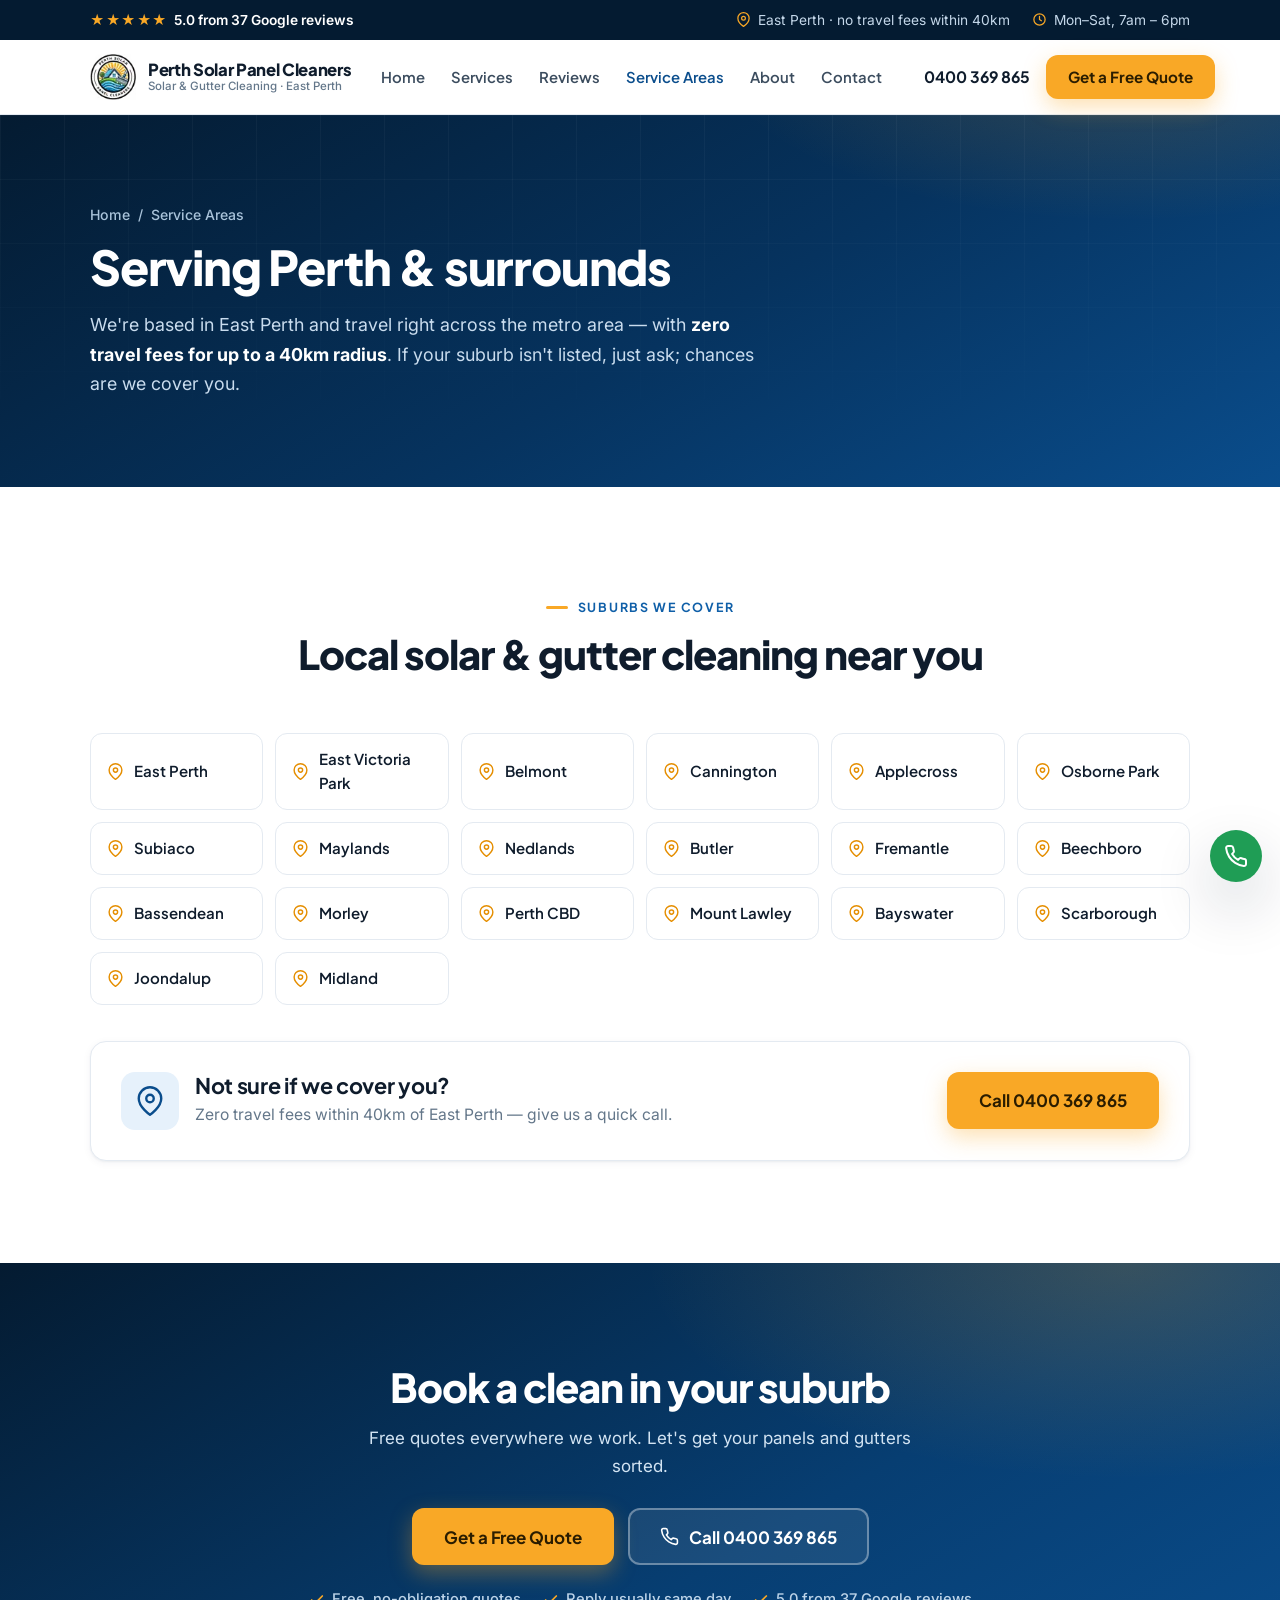
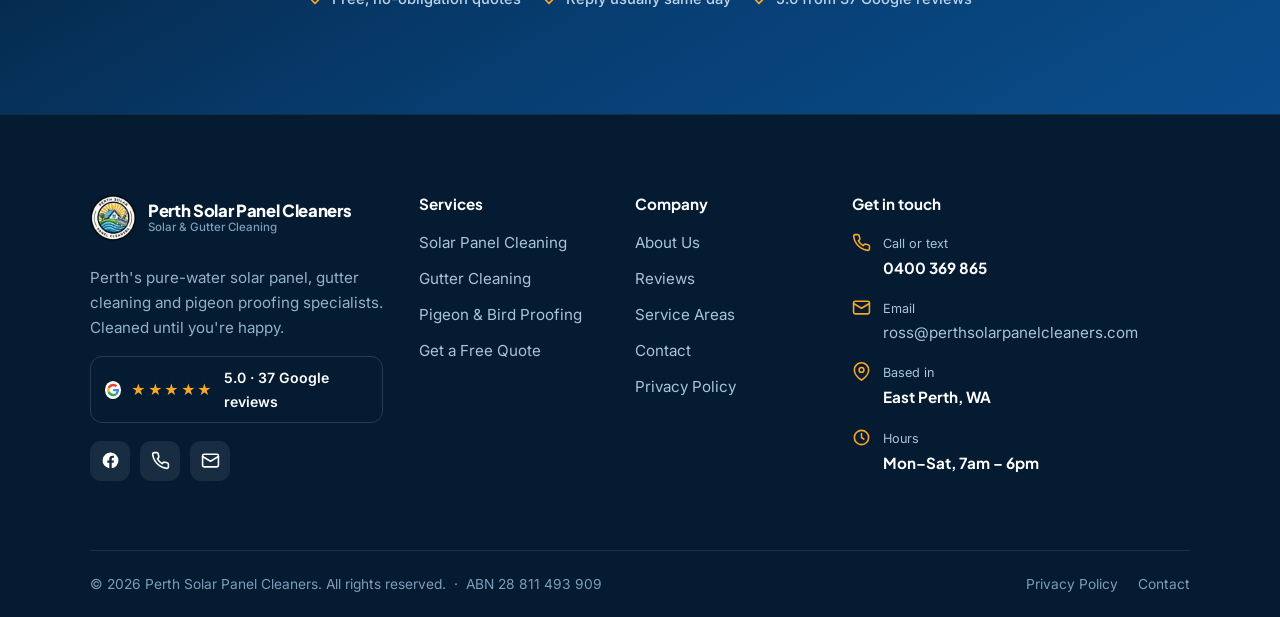
<file: service-areas.html>
<!DOCTYPE html>
<html lang="en-AU">
<head>
<meta charset="utf-8">
<meta name="viewport" content="width=device-width, initial-scale=1">
<title>Service Areas | Perth Solar Panel Cleaners</title>
<meta name="description" content="Perth Solar Panel Cleaners services East Perth and surrounding suburbs — including East Vic Park, Belmont, Cannington, Applecross, Osborne Park, Subiaco, Maylands, Nedlands, Fremantle, Morley and more. Zero travel fees within 40km.">
<meta name="theme-color" content="#041b31">
<link rel="canonical" href="https://www.perthsolarpanelcleaners.com/service-areas.html">
<link rel="icon" type="image/png" href="images/logo.png">
<link rel="apple-touch-icon" href="images/logo.png">
<link rel="preconnect" href="https://fonts.googleapis.com">
<link rel="preconnect" href="https://fonts.gstatic.com" crossorigin>
<link href="https://fonts.googleapis.com/css2?family=Plus+Jakarta+Sans:wght@500;600;700;800&family=Inter:wght@400;500;600&display=swap" rel="stylesheet">
<link rel="stylesheet" href="css/styles.css">
<script type="application/ld+json">
{
  "@context": "https://schema.org",
  "@type": "LocalBusiness",
  "@id": "https://www.perthsolarpanelcleaners.com/#business",
  "name": "Perth Solar Panel Cleaners",
  "url": "https://www.perthsolarpanelcleaners.com/",
  "image": "https://www.perthsolarpanelcleaners.com/images/logo.png",
  "logo": "https://www.perthsolarpanelcleaners.com/images/logo.png",
  "description": "Solar panel cleaning, gutter cleaning and pigeon proofing across Perth, using pure filtered water and no chemicals. Run by Ross, based in East Perth. Fully insured, with cover up to $5 million.",
  "telephone": "+61400369865",
  "email": "ross@perthsolarpanelcleaners.com",
  "taxID": "ABN 28 811 493 909",
  "founder": {
    "@type": "Person",
    "name": "Ross"
  },
  "address": {
    "@type": "PostalAddress",
    "addressLocality": "East Perth",
    "addressRegion": "WA",
    "postalCode": "6000",
    "addressCountry": "AU"
  },
  "areaServed": [
    {
      "@type": "City",
      "name": "Perth, Western Australia"
    },
    {
      "@type": "Place",
      "name": "East Perth, WA"
    },
    {
      "@type": "Place",
      "name": "East Victoria Park, WA"
    },
    {
      "@type": "Place",
      "name": "Belmont, WA"
    },
    {
      "@type": "Place",
      "name": "Cannington, WA"
    },
    {
      "@type": "Place",
      "name": "Applecross, WA"
    },
    {
      "@type": "Place",
      "name": "Osborne Park, WA"
    },
    {
      "@type": "Place",
      "name": "Subiaco, WA"
    },
    {
      "@type": "Place",
      "name": "Maylands, WA"
    },
    {
      "@type": "Place",
      "name": "Nedlands, WA"
    },
    {
      "@type": "Place",
      "name": "Butler, WA"
    },
    {
      "@type": "Place",
      "name": "Fremantle, WA"
    },
    {
      "@type": "Place",
      "name": "Beechboro, WA"
    },
    {
      "@type": "Place",
      "name": "Bassendean, WA"
    },
    {
      "@type": "Place",
      "name": "Morley, WA"
    },
    {
      "@type": "Place",
      "name": "Perth CBD, WA"
    },
    {
      "@type": "Place",
      "name": "Mount Lawley, WA"
    },
    {
      "@type": "Place",
      "name": "Bayswater, WA"
    },
    {
      "@type": "Place",
      "name": "Scarborough, WA"
    },
    {
      "@type": "Place",
      "name": "Joondalup, WA"
    },
    {
      "@type": "Place",
      "name": "Midland, WA"
    }
  ],
  "openingHoursSpecification": [
    {
      "@type": "OpeningHoursSpecification",
      "dayOfWeek": [
        "Monday",
        "Tuesday",
        "Wednesday",
        "Thursday",
        "Friday",
        "Saturday"
      ],
      "opens": "07:00",
      "closes": "18:00"
    }
  ],
  "priceRange": "$$",
  "sameAs": [
    "https://www.google.com/maps?cid=12447810736797022616",
    "https://www.facebook.com/p/Perth-Solar-Panel-Cleaners-61570931764697/"
  ],
  "hasOfferCatalog": {
    "@type": "OfferCatalog",
    "name": "Services",
    "itemListElement": [
      {
        "@type": "Offer",
        "itemOffered": {
          "@type": "Service",
          "name": "Solar panel cleaning",
          "url": "https://www.perthsolarpanelcleaners.com/services.html#solar"
        }
      },
      {
        "@type": "Offer",
        "itemOffered": {
          "@type": "Service",
          "name": "Gutter cleaning",
          "url": "https://www.perthsolarpanelcleaners.com/gutter-cleaning.html"
        }
      },
      {
        "@type": "Offer",
        "itemOffered": {
          "@type": "Service",
          "name": "Pigeon and bird proofing for solar panels",
          "url": "https://www.perthsolarpanelcleaners.com/pigeon-proofing.html"
        }
      },
      {
        "@type": "Offer",
        "itemOffered": {
          "@type": "Service",
          "name": "Gutter mesh installation"
        }
      },
      {
        "@type": "Offer",
        "itemOffered": {
          "@type": "Service",
          "name": "Pressure washing"
        }
      },
      {
        "@type": "Offer",
        "itemOffered": {
          "@type": "Service",
          "name": "Window cleaning"
        }
      }
    ]
  },
  "aggregateRating": {
    "@type": "AggregateRating",
    "ratingValue": "5",
    "reviewCount": "37",
    "bestRating": "5"
  }
}
</script>
</head>
<body>
<a class="skip-link" href="#main">Skip to content</a>

<div class="topbar">
  <div class="container topbar-inner">
    <a href="reviews.html"><span class="stars">★★★★★</span>5.0 from 37 Google reviews</a>
    <div class="topbar-meta">
      <span><svg viewBox="0 0 24 24" fill="none" stroke="currentColor" stroke-width="2" stroke-linecap="round" stroke-linejoin="round"><path d="M21 10c0 7-9 13-9 13s-9-6-9-13a9 9 0 0 1 18 0Z"/><circle cx="12" cy="10" r="3"/></svg>East Perth · no travel fees within 40km</span>
      <span><svg viewBox="0 0 24 24" fill="none" stroke="currentColor" stroke-width="2" stroke-linecap="round" stroke-linejoin="round"><circle cx="12" cy="12" r="9"/><path d="M12 7v5l3 2"/></svg>Mon–Sat, 7am – 6pm</span>
    </div>
  </div>
</div><!--/topbar-->
<header class="site-header" id="siteHeader">
  <div class="container header-inner">
    <a class="brand" href="index.html" aria-label="Perth Solar Panel Cleaners — home">
      <span class="brand-logo" aria-hidden="true"><img src="images/logo.png" alt="" width="46" height="46"></span>
      <span class="brand-text">
        <span class="brand-name">Perth Solar Panel Cleaners</span>
        <span class="brand-tag">Solar &amp; Gutter Cleaning · East Perth</span>
      </span>
    </a>
    <button class="nav-toggle" aria-label="Open menu" aria-controls="siteNav" aria-expanded="false"><span></span></button>
    <nav class="site-nav" id="siteNav" aria-label="Primary">
      <ul>
        <li><a href="index.html">Home</a></li>
        <li><a href="services.html">Services</a></li>
        <li><a href="reviews.html">Reviews</a></li>
        <li><a href="service-areas.html" class="active" aria-current="page">Service Areas</a></li>
        <li><a href="about.html">About</a></li>
        <li><a href="contact.html">Contact</a></li>
      </ul>
      <div class="nav-cta">
        <a class="btn-phone" href="tel:0400369865"><svg viewBox="0 0 24 24" fill="none" stroke="currentColor" stroke-width="2" stroke-linecap="round" stroke-linejoin="round"><path d="M22 16.92v3a2 2 0 0 1-2.18 2 19.79 19.79 0 0 1-8.63-3.07 19.5 19.5 0 0 1-6-6 19.79 19.79 0 0 1-3.07-8.67A2 2 0 0 1 4.11 2h3a2 2 0 0 1 2 1.72c.13.96.36 1.9.7 2.81a2 2 0 0 1-.45 2.11L8.09 9.91a16 16 0 0 0 6 6l1.27-1.27a2 2 0 0 1 2.11-.45c.9.34 1.85.57 2.81.7A2 2 0 0 1 22 16.92Z"/></svg>0400 369 865</a>
        <a class="btn btn-primary" href="contact.html#quote">Get a Free Quote</a>
      </div>
    </nav>
  </div>
</header>

<main id="main">
<section class="page-hero">
  <div class="container">
    <div class="breadcrumb"><a href="index.html">Home</a> &nbsp;/&nbsp; Service Areas</div>
    <h1>Serving Perth &amp; surrounds</h1>
    <p>We're based in East Perth and travel right across the metro area — with <strong>zero travel fees for up to a 40km radius</strong>. If your suburb isn't listed, just ask; chances are we cover you.</p>
  </div>
</section>

<section class="section">
  <div class="container">
    <div class="section-head center reveal"><span class="eyebrow">Suburbs we cover</span><h2>Local solar &amp; gutter cleaning near you</h2></div>
    <div class="area-grid reveal">
      <span class="area-chip"><svg viewBox="0 0 24 24" fill="none" stroke="currentColor" stroke-width="2" stroke-linecap="round" stroke-linejoin="round"><path d="M21 10c0 7-9 13-9 13s-9-6-9-13a9 9 0 0 1 18 0Z"/><circle cx="12" cy="10" r="3"/></svg>East Perth</span>
      <span class="area-chip"><svg viewBox="0 0 24 24" fill="none" stroke="currentColor" stroke-width="2" stroke-linecap="round" stroke-linejoin="round"><path d="M21 10c0 7-9 13-9 13s-9-6-9-13a9 9 0 0 1 18 0Z"/><circle cx="12" cy="10" r="3"/></svg>East Victoria Park</span>
      <span class="area-chip"><svg viewBox="0 0 24 24" fill="none" stroke="currentColor" stroke-width="2" stroke-linecap="round" stroke-linejoin="round"><path d="M21 10c0 7-9 13-9 13s-9-6-9-13a9 9 0 0 1 18 0Z"/><circle cx="12" cy="10" r="3"/></svg>Belmont</span>
      <span class="area-chip"><svg viewBox="0 0 24 24" fill="none" stroke="currentColor" stroke-width="2" stroke-linecap="round" stroke-linejoin="round"><path d="M21 10c0 7-9 13-9 13s-9-6-9-13a9 9 0 0 1 18 0Z"/><circle cx="12" cy="10" r="3"/></svg>Cannington</span>
      <span class="area-chip"><svg viewBox="0 0 24 24" fill="none" stroke="currentColor" stroke-width="2" stroke-linecap="round" stroke-linejoin="round"><path d="M21 10c0 7-9 13-9 13s-9-6-9-13a9 9 0 0 1 18 0Z"/><circle cx="12" cy="10" r="3"/></svg>Applecross</span>
      <span class="area-chip"><svg viewBox="0 0 24 24" fill="none" stroke="currentColor" stroke-width="2" stroke-linecap="round" stroke-linejoin="round"><path d="M21 10c0 7-9 13-9 13s-9-6-9-13a9 9 0 0 1 18 0Z"/><circle cx="12" cy="10" r="3"/></svg>Osborne Park</span>
      <span class="area-chip"><svg viewBox="0 0 24 24" fill="none" stroke="currentColor" stroke-width="2" stroke-linecap="round" stroke-linejoin="round"><path d="M21 10c0 7-9 13-9 13s-9-6-9-13a9 9 0 0 1 18 0Z"/><circle cx="12" cy="10" r="3"/></svg>Subiaco</span>
      <span class="area-chip"><svg viewBox="0 0 24 24" fill="none" stroke="currentColor" stroke-width="2" stroke-linecap="round" stroke-linejoin="round"><path d="M21 10c0 7-9 13-9 13s-9-6-9-13a9 9 0 0 1 18 0Z"/><circle cx="12" cy="10" r="3"/></svg>Maylands</span>
      <span class="area-chip"><svg viewBox="0 0 24 24" fill="none" stroke="currentColor" stroke-width="2" stroke-linecap="round" stroke-linejoin="round"><path d="M21 10c0 7-9 13-9 13s-9-6-9-13a9 9 0 0 1 18 0Z"/><circle cx="12" cy="10" r="3"/></svg>Nedlands</span>
      <span class="area-chip"><svg viewBox="0 0 24 24" fill="none" stroke="currentColor" stroke-width="2" stroke-linecap="round" stroke-linejoin="round"><path d="M21 10c0 7-9 13-9 13s-9-6-9-13a9 9 0 0 1 18 0Z"/><circle cx="12" cy="10" r="3"/></svg>Butler</span>
      <span class="area-chip"><svg viewBox="0 0 24 24" fill="none" stroke="currentColor" stroke-width="2" stroke-linecap="round" stroke-linejoin="round"><path d="M21 10c0 7-9 13-9 13s-9-6-9-13a9 9 0 0 1 18 0Z"/><circle cx="12" cy="10" r="3"/></svg>Fremantle</span>
      <span class="area-chip"><svg viewBox="0 0 24 24" fill="none" stroke="currentColor" stroke-width="2" stroke-linecap="round" stroke-linejoin="round"><path d="M21 10c0 7-9 13-9 13s-9-6-9-13a9 9 0 0 1 18 0Z"/><circle cx="12" cy="10" r="3"/></svg>Beechboro</span>
      <span class="area-chip"><svg viewBox="0 0 24 24" fill="none" stroke="currentColor" stroke-width="2" stroke-linecap="round" stroke-linejoin="round"><path d="M21 10c0 7-9 13-9 13s-9-6-9-13a9 9 0 0 1 18 0Z"/><circle cx="12" cy="10" r="3"/></svg>Bassendean</span>
      <span class="area-chip"><svg viewBox="0 0 24 24" fill="none" stroke="currentColor" stroke-width="2" stroke-linecap="round" stroke-linejoin="round"><path d="M21 10c0 7-9 13-9 13s-9-6-9-13a9 9 0 0 1 18 0Z"/><circle cx="12" cy="10" r="3"/></svg>Morley</span>
      <span class="area-chip"><svg viewBox="0 0 24 24" fill="none" stroke="currentColor" stroke-width="2" stroke-linecap="round" stroke-linejoin="round"><path d="M21 10c0 7-9 13-9 13s-9-6-9-13a9 9 0 0 1 18 0Z"/><circle cx="12" cy="10" r="3"/></svg>Perth CBD</span>
      <span class="area-chip"><svg viewBox="0 0 24 24" fill="none" stroke="currentColor" stroke-width="2" stroke-linecap="round" stroke-linejoin="round"><path d="M21 10c0 7-9 13-9 13s-9-6-9-13a9 9 0 0 1 18 0Z"/><circle cx="12" cy="10" r="3"/></svg>Mount Lawley</span>
      <span class="area-chip"><svg viewBox="0 0 24 24" fill="none" stroke="currentColor" stroke-width="2" stroke-linecap="round" stroke-linejoin="round"><path d="M21 10c0 7-9 13-9 13s-9-6-9-13a9 9 0 0 1 18 0Z"/><circle cx="12" cy="10" r="3"/></svg>Bayswater</span>
      <span class="area-chip"><svg viewBox="0 0 24 24" fill="none" stroke="currentColor" stroke-width="2" stroke-linecap="round" stroke-linejoin="round"><path d="M21 10c0 7-9 13-9 13s-9-6-9-13a9 9 0 0 1 18 0Z"/><circle cx="12" cy="10" r="3"/></svg>Scarborough</span>
      <span class="area-chip"><svg viewBox="0 0 24 24" fill="none" stroke="currentColor" stroke-width="2" stroke-linecap="round" stroke-linejoin="round"><path d="M21 10c0 7-9 13-9 13s-9-6-9-13a9 9 0 0 1 18 0Z"/><circle cx="12" cy="10" r="3"/></svg>Joondalup</span>
      <span class="area-chip"><svg viewBox="0 0 24 24" fill="none" stroke="currentColor" stroke-width="2" stroke-linecap="round" stroke-linejoin="round"><path d="M21 10c0 7-9 13-9 13s-9-6-9-13a9 9 0 0 1 18 0Z"/><circle cx="12" cy="10" r="3"/></svg>Midland</span>
    </div>

    <div class="card reveal" style="margin-top:36px;display:flex;gap:20px;align-items:center;flex-wrap:wrap;justify-content:space-between">
      <div style="display:flex;gap:16px;align-items:center">
        <span class="svc-icon" style="margin:0"><svg viewBox="0 0 24 24" fill="none" stroke="currentColor" stroke-width="1.9" stroke-linecap="round" stroke-linejoin="round"><path d="M21 10c0 7-9 13-9 13s-9-6-9-13a9 9 0 0 1 18 0Z"/><circle cx="12" cy="10" r="3"/></svg></span>
        <div><h3 style="margin:0">Not sure if we cover you?</h3><p style="margin:4px 0 0">Zero travel fees within 40km of East Perth — give us a quick call.</p></div>
      </div>
      <a class="btn btn-primary btn-lg" href="tel:0400369865">Call 0400 369 865</a>
    </div>
  </div>
</section>

<section class="section section--cta">
  <div class="container center reveal">
    <h2 style="color:#fff">Book a clean in your suburb</h2>
    <p style="color:#d3e4f3;max-width:52ch;margin:14px auto 28px">Free quotes everywhere we work. Let's get your panels and gutters sorted.</p>
    <div class="hero-actions" style="justify-content:center">
      <a class="btn btn-primary btn-lg" href="contact.html#quote">Get a Free Quote</a>
      <a class="btn btn-ghost-light btn-lg" href="tel:0400369865"><svg viewBox="0 0 24 24" fill="none" stroke="currentColor" stroke-width="2" stroke-linecap="round" stroke-linejoin="round"><path d="M22 16.92v3a2 2 0 0 1-2.18 2 19.79 19.79 0 0 1-8.63-3.07 19.5 19.5 0 0 1-6-6 19.79 19.79 0 0 1-3.07-8.67A2 2 0 0 1 4.11 2h3a2 2 0 0 1 2 1.72c.13.96.36 1.9.7 2.81a2 2 0 0 1-.45 2.11L8.09 9.91a16 16 0 0 0 6 6l1.27-1.27a2 2 0 0 1 2.11-.45c.9.34 1.85.57 2.81.7A2 2 0 0 1 22 16.92Z"/></svg>Call 0400 369 865</a>
    </div>
    <div class="cta-sub"><span><svg viewBox="0 0 24 24" fill="none" stroke="currentColor" stroke-width="2.6" stroke-linecap="round" stroke-linejoin="round"><polyline points="20 6 9 17 4 12"/></svg>Free, no-obligation quotes</span><span><svg viewBox="0 0 24 24" fill="none" stroke="currentColor" stroke-width="2.6" stroke-linecap="round" stroke-linejoin="round"><polyline points="20 6 9 17 4 12"/></svg>Reply usually same day</span><span><svg viewBox="0 0 24 24" fill="none" stroke="currentColor" stroke-width="2.6" stroke-linecap="round" stroke-linejoin="round"><polyline points="20 6 9 17 4 12"/></svg>5.0 from 37 Google reviews</span></div>
  </div>
</section>
</main>

<footer class="site-footer">
  <div class="container">
    <div class="footer-grid">
      <div class="footer-brand">
        <a class="brand" href="index.html" aria-label="Perth Solar Panel Cleaners — home">
          <span class="brand-logo" aria-hidden="true"><img src="images/logo.png" alt="" width="46" height="46"></span>
          <span class="brand-text"><span class="brand-name">Perth Solar Panel Cleaners</span><span class="brand-tag">Solar &amp; Gutter Cleaning</span></span>
        </a>
        <p class="footer-about">Perth's pure-water solar panel, gutter cleaning and pigeon proofing specialists. Cleaned until you're happy.</p>
        <a class="footer-rating" href="https://www.google.com/maps?cid=12447810736797022616" target="_blank" rel="noopener"><svg class="g-ico" viewBox="0 0 48 48" aria-hidden="true"><path fill="#EA4335" d="M24 9.5c3.54 0 6.71 1.22 9.21 3.6l6.85-6.85C35.9 2.38 30.47 0 24 0 14.62 0 6.51 5.38 2.56 13.22l7.98 6.19C12.43 13.72 17.74 9.5 24 9.5z"/><path fill="#4285F4" d="M46.98 24.55c0-1.57-.15-3.09-.38-4.55H24v9.02h12.94c-.58 2.96-2.26 5.48-4.78 7.18l7.73 6c4.51-4.18 7.09-10.36 7.09-17.65z"/><path fill="#FBBC05" d="M10.53 28.59c-.48-1.45-.76-2.99-.76-4.59s.27-3.14.76-4.59l-7.98-6.19C.92 16.46 0 20.12 0 24c0 3.88.92 7.54 2.56 10.78l7.97-6.19z"/><path fill="#34A853" d="M24 48c6.48 0 11.93-2.13 15.89-5.81l-7.73-6c-2.15 1.45-4.92 2.3-8.16 2.3-6.26 0-11.57-4.22-13.47-9.91l-7.98 6.19C6.51 42.62 14.62 48 24 48z"/></svg><span class="stars">★★★★★</span>5.0 · 37 Google reviews</a>
        <div class="social">
          <a href="https://www.facebook.com/p/Perth-Solar-Panel-Cleaners-61570931764697/" aria-label="Facebook" target="_blank" rel="noopener"><svg viewBox="0 0 24 24" fill="currentColor"><path d="M22 12a10 10 0 1 0-11.56 9.88v-6.99H7.9V12h2.54V9.8c0-2.5 1.49-3.89 3.78-3.89 1.09 0 2.24.2 2.24.2v2.46h-1.26c-1.24 0-1.63.77-1.63 1.56V12h2.78l-.44 2.89h-2.34v6.99A10 10 0 0 0 22 12Z"/></svg></a>
          <a href="tel:0400369865" aria-label="Call us"><svg viewBox="0 0 24 24" fill="none" stroke="currentColor" stroke-width="2" stroke-linecap="round" stroke-linejoin="round"><path d="M22 16.92v3a2 2 0 0 1-2.18 2 19.79 19.79 0 0 1-8.63-3.07 19.5 19.5 0 0 1-6-6 19.79 19.79 0 0 1-3.07-8.67A2 2 0 0 1 4.11 2h3a2 2 0 0 1 2 1.72c.13.96.36 1.9.7 2.81a2 2 0 0 1-.45 2.11L8.09 9.91a16 16 0 0 0 6 6l1.27-1.27a2 2 0 0 1 2.11-.45c.9.34 1.85.57 2.81.7A2 2 0 0 1 22 16.92Z"/></svg></a>
          <a href="mailto:ross@perthsolarpanelcleaners.com" aria-label="Email us"><svg viewBox="0 0 24 24" fill="none" stroke="currentColor" stroke-width="2" stroke-linecap="round" stroke-linejoin="round"><rect x="2" y="4" width="20" height="16" rx="2"/><path d="m22 7-10 6L2 7"/></svg></a>
        </div>
      </div>
      <div>
        <h4>Services</h4>
        <ul class="footer-links">
          <li><a href="services.html#solar">Solar Panel Cleaning</a></li>
          <li><a href="gutter-cleaning.html">Gutter Cleaning</a></li>
          <li><a href="pigeon-proofing.html">Pigeon &amp; Bird Proofing</a></li>
          <li><a href="contact.html#quote">Get a Free Quote</a></li>
        </ul>
      </div>
      <div>
        <h4>Company</h4>
        <ul class="footer-links">
          <li><a href="about.html">About Us</a></li>
          <li><a href="reviews.html">Reviews</a></li>
          <li><a href="service-areas.html">Service Areas</a></li>
          <li><a href="contact.html">Contact</a></li>
          <li><a href="privacy-policy.html">Privacy Policy</a></li>
        </ul>
      </div>
      <div>
        <h4>Get in touch</h4>
        <ul class="footer-contact">
          <li><svg viewBox="0 0 24 24" fill="none" stroke="currentColor" stroke-width="2" stroke-linecap="round" stroke-linejoin="round"><path d="M22 16.92v3a2 2 0 0 1-2.18 2 19.79 19.79 0 0 1-8.63-3.07 19.5 19.5 0 0 1-6-6 19.79 19.79 0 0 1-3.07-8.67A2 2 0 0 1 4.11 2h3a2 2 0 0 1 2 1.72c.13.96.36 1.9.7 2.81a2 2 0 0 1-.45 2.11L8.09 9.91a16 16 0 0 0 6 6l1.27-1.27a2 2 0 0 1 2.11-.45c.9.34 1.85.57 2.81.7A2 2 0 0 1 22 16.92Z"/></svg><div><small>Call or text</small><br><a href="tel:0400369865"><b>0400 369 865</b></a></div></li>
          <li><svg viewBox="0 0 24 24" fill="none" stroke="currentColor" stroke-width="2" stroke-linecap="round" stroke-linejoin="round"><rect x="2" y="4" width="20" height="16" rx="2"/><path d="m22 7-10 6L2 7"/></svg><div><small>Email</small><br><a href="mailto:ross@perthsolarpanelcleaners.com">ross@perthsolarpanelcleaners.com</a></div></li>
          <li><svg viewBox="0 0 24 24" fill="none" stroke="currentColor" stroke-width="2" stroke-linecap="round" stroke-linejoin="round"><path d="M21 10c0 7-9 13-9 13s-9-6-9-13a9 9 0 0 1 18 0Z"/><circle cx="12" cy="10" r="3"/></svg><div><small>Based in</small><br><b>East Perth, WA</b></div></li>
          <li><svg viewBox="0 0 24 24" fill="none" stroke="currentColor" stroke-width="2" stroke-linecap="round" stroke-linejoin="round"><circle cx="12" cy="12" r="9"/><path d="M12 7v5l3 2"/></svg><div><small>Hours</small><br><b>Mon–Sat, 7am – 6pm</b></div></li>
        </ul>
      </div>
    </div>
    <div class="footer-bottom">
      <span>© <span class="js-year">2026</span> Perth Solar Panel Cleaners. All rights reserved. &nbsp;·&nbsp; ABN 28 811 493 909</span>
      <span class="legal"><a href="privacy-policy.html">Privacy Policy</a><a href="contact.html">Contact</a></span>
    </div>
  </div>
</footer>

<div class="fab-stack">
  <button class="fab fab-top" aria-label="Back to top"><svg viewBox="0 0 24 24" fill="none" stroke="currentColor" stroke-width="2.4" stroke-linecap="round" stroke-linejoin="round"><path d="M12 19V5M5 12l7-7 7 7"/></svg></button>
  <a class="fab fab-call" href="tel:0400369865" aria-label="Call Perth Solar Panel Cleaners"><svg viewBox="0 0 24 24" fill="none" stroke="currentColor" stroke-width="2" stroke-linecap="round" stroke-linejoin="round"><path d="M22 16.92v3a2 2 0 0 1-2.18 2 19.79 19.79 0 0 1-8.63-3.07 19.5 19.5 0 0 1-6-6 19.79 19.79 0 0 1-3.07-8.67A2 2 0 0 1 4.11 2h3a2 2 0 0 1 2 1.72c.13.96.36 1.9.7 2.81a2 2 0 0 1-.45 2.11L8.09 9.91a16 16 0 0 0 6 6l1.27-1.27a2 2 0 0 1 2.11-.45c.9.34 1.85.57 2.81.7A2 2 0 0 1 22 16.92Z"/></svg></a>
</div>
<div class="mbar">
  <a class="btn btn-outline" href="tel:0400369865"><svg viewBox="0 0 24 24" fill="none" stroke="currentColor" stroke-width="2" stroke-linecap="round" stroke-linejoin="round"><path d="M22 16.92v3a2 2 0 0 1-2.18 2 19.79 19.79 0 0 1-8.63-3.07 19.5 19.5 0 0 1-6-6 19.79 19.79 0 0 1-3.07-8.67A2 2 0 0 1 4.11 2h3a2 2 0 0 1 2 1.72c.13.96.36 1.9.7 2.81a2 2 0 0 1-.45 2.11L8.09 9.91a16 16 0 0 0 6 6l1.27-1.27a2 2 0 0 1 2.11-.45c.9.34 1.85.57 2.81.7A2 2 0 0 1 22 16.92Z"/></svg>Call</a>
  <a class="btn btn-primary" href="contact.html#quote">Get a Free Quote</a>
</div><!--/mbar-->

<script src="js/main.js" defer></script>
</body>
</html>
</file>
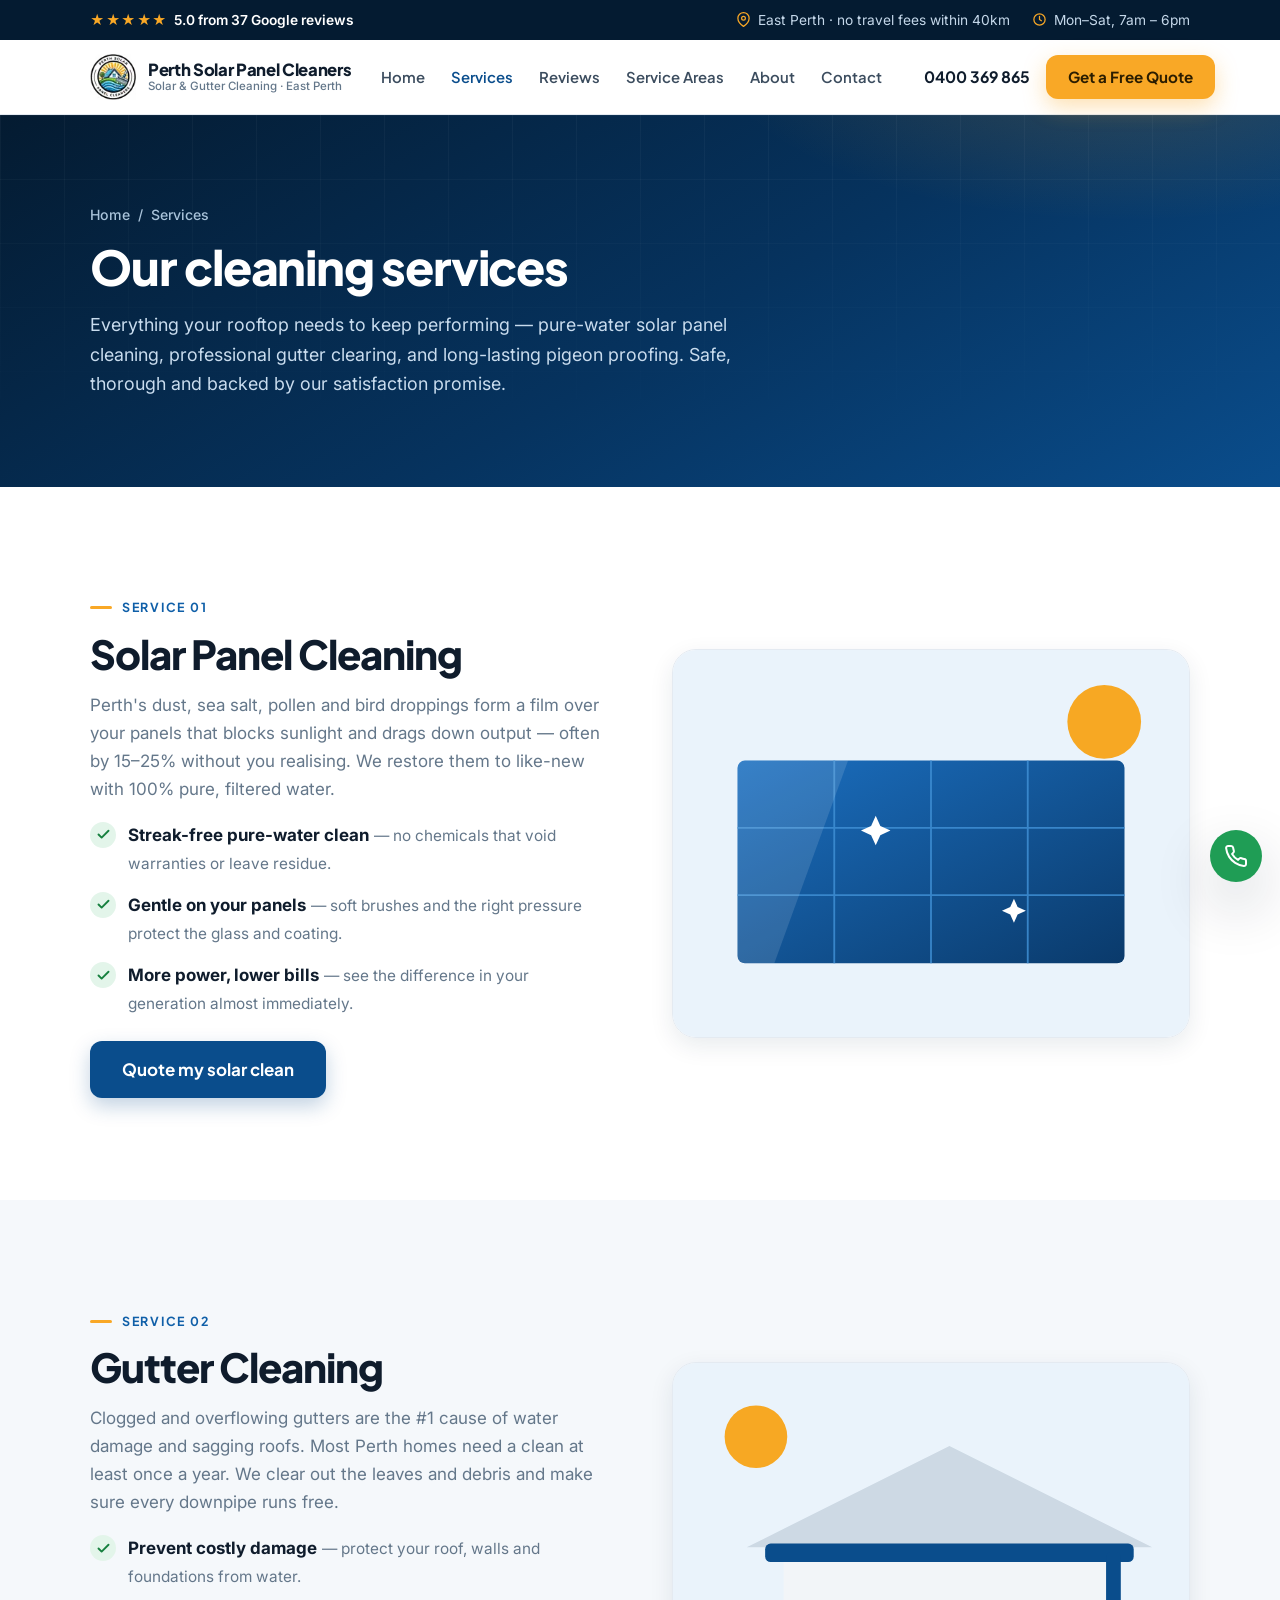
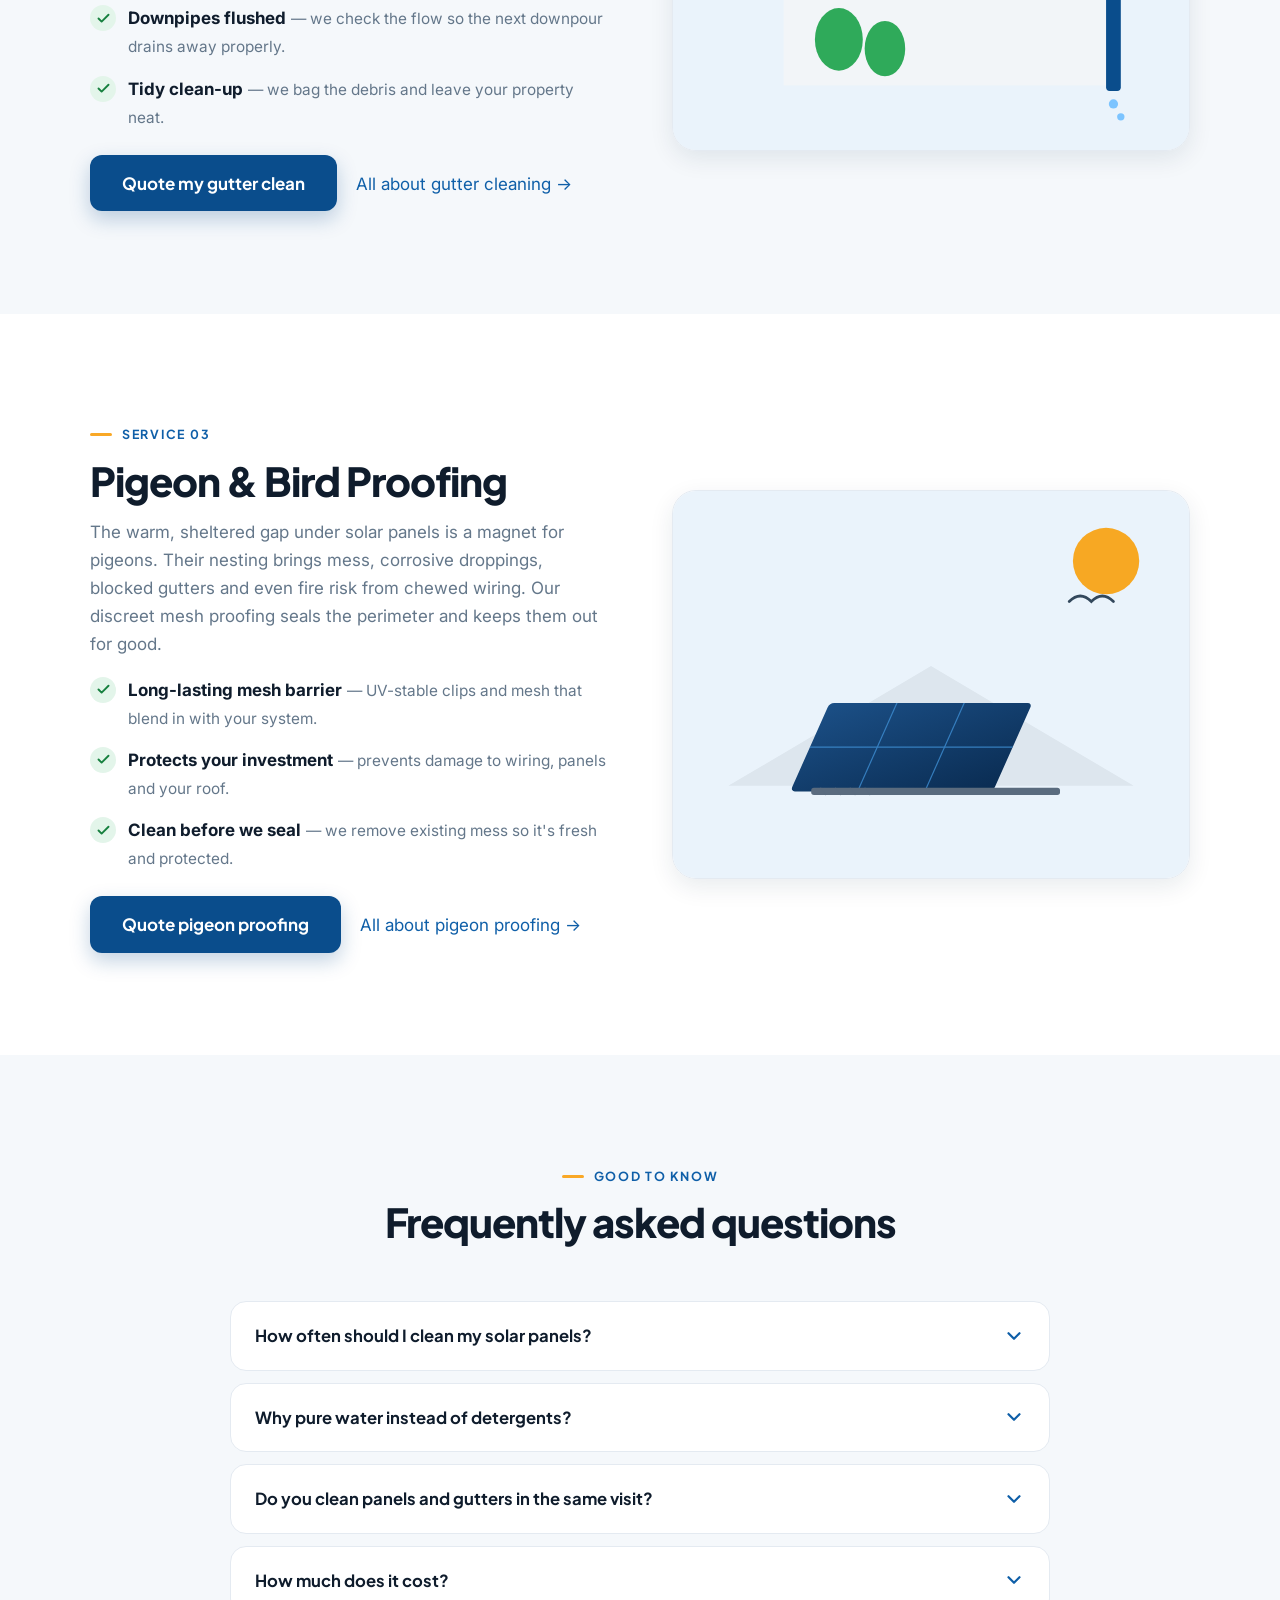
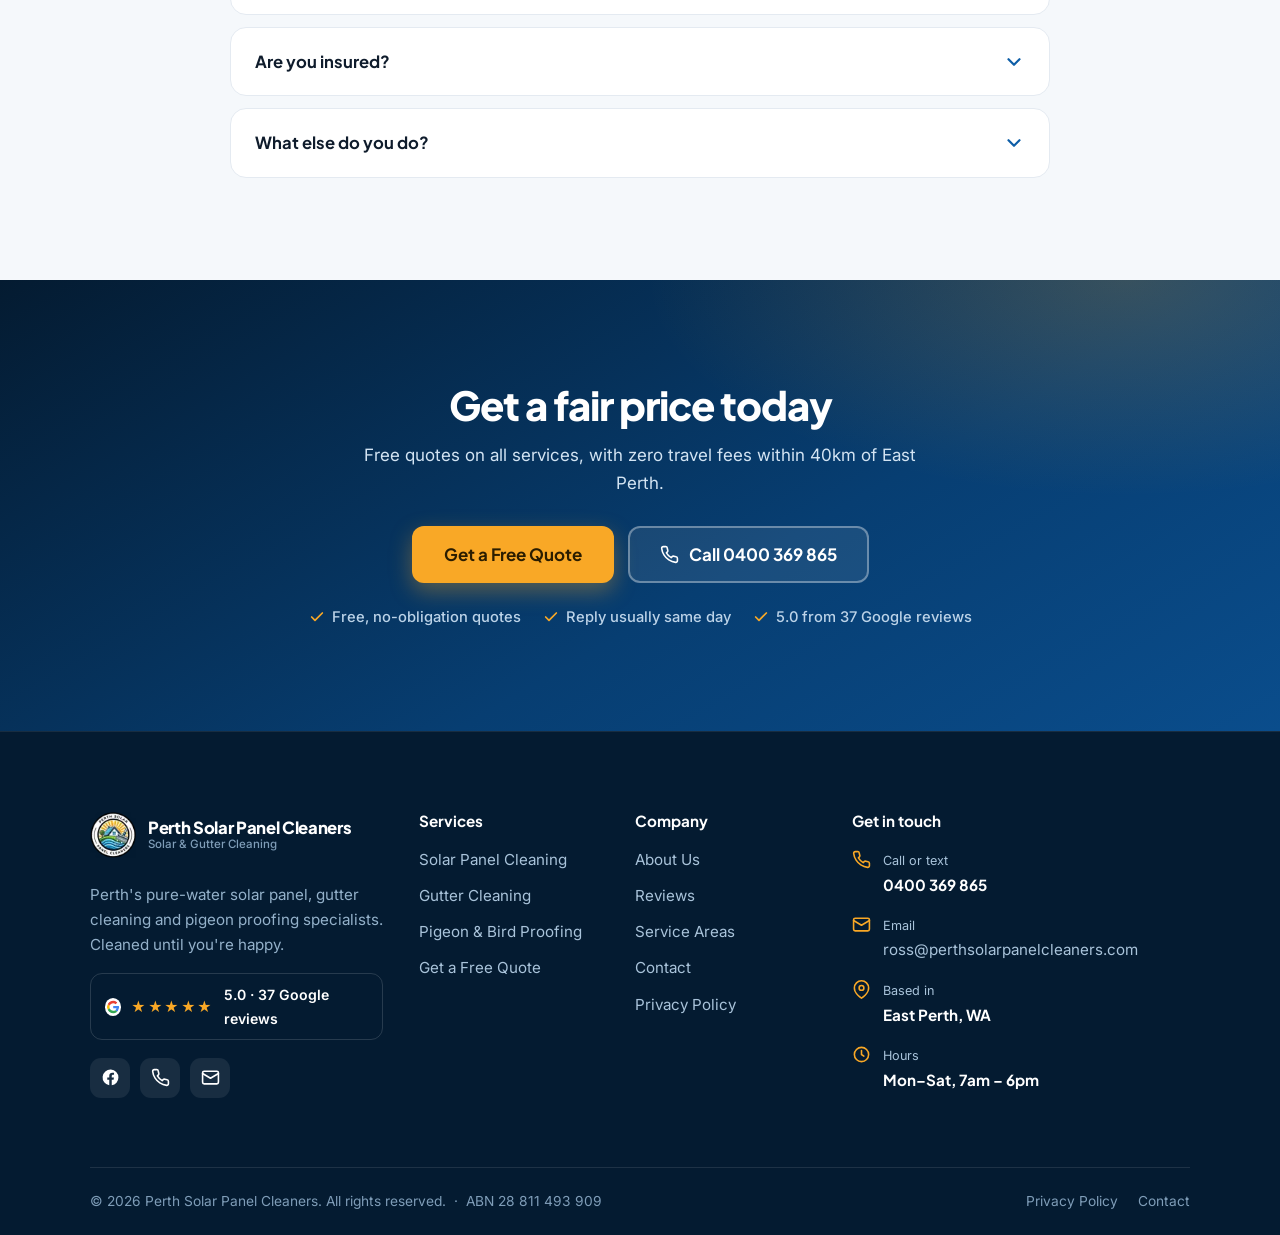
<file: services.html>
<!DOCTYPE html>
<html lang="en-AU">
<head>
<meta charset="utf-8">
<meta name="viewport" content="width=device-width, initial-scale=1">
<title>Services | Solar, Gutter Cleaning &amp; Pigeon Proofing | Perth Solar Panel Cleaners</title>
<meta name="description" content="Our Perth services: pure-water solar panel cleaning, professional gutter cleaning, and pigeon & bird proofing for solar systems. Safe, thorough and cleaned until you're happy.">
<meta name="theme-color" content="#041b31">
<link rel="canonical" href="https://www.perthsolarpanelcleaners.com/services.html">
<link rel="icon" type="image/png" href="images/logo.png">
<link rel="apple-touch-icon" href="images/logo.png">
<link rel="preconnect" href="https://fonts.googleapis.com">
<link rel="preconnect" href="https://fonts.gstatic.com" crossorigin>
<link href="https://fonts.googleapis.com/css2?family=Plus+Jakarta+Sans:wght@500;600;700;800&family=Inter:wght@400;500;600&display=swap" rel="stylesheet">
<link rel="stylesheet" href="css/styles.css">
<script type="application/ld+json">
{
  "@context": "https://schema.org",
  "@type": "FAQPage",
  "mainEntity": [
    {
      "@type": "Question",
      "name": "How often should I clean my solar panels?",
      "acceptedAnswer": {
        "@type": "Answer",
        "text": "For most Perth homes, once or twice a year keeps panels performing well. Properties near the coast, bushland, busy roads or with lots of birds may benefit from more frequent cleaning."
      }
    },
    {
      "@type": "Question",
      "name": "Why pure water instead of detergents?",
      "acceptedAnswer": {
        "@type": "Answer",
        "text": "Filtered, de-ionised pure water lifts dirt and dries spot-free with no chemical residue. Detergents can leave a film that actually attracts more dirt and may affect panel warranties."
      }
    },
    {
      "@type": "Question",
      "name": "Do you clean panels and gutters in the same visit?",
      "acceptedAnswer": {
        "@type": "Answer",
        "text": "Absolutely — combining solar and gutter cleaning in one booking is popular and convenient. Just let us know when you request your quote."
      }
    },
    {
      "@type": "Question",
      "name": "How much does it cost?",
      "acceptedAnswer": {
        "@type": "Answer",
        "text": "It depends on the number of panels, the size of your home and access. We provide a free, no-obligation quote with a fair upfront price — and there are no travel fees within a 40km radius."
      }
    },
    {
      "@type": "Question",
      "name": "Are you insured?",
      "acceptedAnswer": {
        "@type": "Answer",
        "text": "Yes. We are fully insured, with cover up to $5 million, and we work on homes and businesses. We work safely with the right equipment, care for your property like our own, and we don't leave until you're 100% happy."
      }
    },
    {
      "@type": "Question",
      "name": "What else do you do?",
      "acceptedAnswer": {
        "@type": "Answer",
        "text": "As well as solar panel cleaning, gutter cleaning and pigeon proofing, we do pressure washing, window cleaning and gutter mesh installation. We do package deals when you book 2 or more services."
      }
    }
  ]
}
</script>
</head>
<body>
<a class="skip-link" href="#main">Skip to content</a>

<div class="topbar">
  <div class="container topbar-inner">
    <a href="reviews.html"><span class="stars">★★★★★</span>5.0 from 37 Google reviews</a>
    <div class="topbar-meta">
      <span><svg viewBox="0 0 24 24" fill="none" stroke="currentColor" stroke-width="2" stroke-linecap="round" stroke-linejoin="round"><path d="M21 10c0 7-9 13-9 13s-9-6-9-13a9 9 0 0 1 18 0Z"/><circle cx="12" cy="10" r="3"/></svg>East Perth · no travel fees within 40km</span>
      <span><svg viewBox="0 0 24 24" fill="none" stroke="currentColor" stroke-width="2" stroke-linecap="round" stroke-linejoin="round"><circle cx="12" cy="12" r="9"/><path d="M12 7v5l3 2"/></svg>Mon–Sat, 7am – 6pm</span>
    </div>
  </div>
</div><!--/topbar-->
<header class="site-header" id="siteHeader">
  <div class="container header-inner">
    <a class="brand" href="index.html" aria-label="Perth Solar Panel Cleaners — home">
      <span class="brand-logo" aria-hidden="true"><img src="images/logo.png" alt="" width="46" height="46"></span>
      <span class="brand-text">
        <span class="brand-name">Perth Solar Panel Cleaners</span>
        <span class="brand-tag">Solar &amp; Gutter Cleaning · East Perth</span>
      </span>
    </a>
    <button class="nav-toggle" aria-label="Open menu" aria-controls="siteNav" aria-expanded="false"><span></span></button>
    <nav class="site-nav" id="siteNav" aria-label="Primary">
      <ul>
        <li><a href="index.html">Home</a></li>
        <li><a href="services.html" class="active" aria-current="page">Services</a></li>
        <li><a href="reviews.html">Reviews</a></li>
        <li><a href="service-areas.html">Service Areas</a></li>
        <li><a href="about.html">About</a></li>
        <li><a href="contact.html">Contact</a></li>
      </ul>
      <div class="nav-cta">
        <a class="btn-phone" href="tel:0400369865"><svg viewBox="0 0 24 24" fill="none" stroke="currentColor" stroke-width="2" stroke-linecap="round" stroke-linejoin="round"><path d="M22 16.92v3a2 2 0 0 1-2.18 2 19.79 19.79 0 0 1-8.63-3.07 19.5 19.5 0 0 1-6-6 19.79 19.79 0 0 1-3.07-8.67A2 2 0 0 1 4.11 2h3a2 2 0 0 1 2 1.72c.13.96.36 1.9.7 2.81a2 2 0 0 1-.45 2.11L8.09 9.91a16 16 0 0 0 6 6l1.27-1.27a2 2 0 0 1 2.11-.45c.9.34 1.85.57 2.81.7A2 2 0 0 1 22 16.92Z"/></svg>0400 369 865</a>
        <a class="btn btn-primary" href="contact.html#quote">Get a Free Quote</a>
      </div>
    </nav>
  </div>
</header>

<main id="main">
<section class="page-hero">
  <div class="container">
    <div class="breadcrumb"><a href="index.html">Home</a> &nbsp;/&nbsp; Services</div>
    <h1>Our cleaning services</h1>
    <p>Everything your rooftop needs to keep performing — pure-water solar panel cleaning, professional gutter clearing, and long-lasting pigeon proofing. Safe, thorough and backed by our satisfaction promise.</p>
  </div>
</section>

<!-- SOLAR -->
<section class="section" id="solar">
  <div class="container split">
    <div class="reveal">
      <span class="eyebrow">Service 01</span>
      <h2>Solar Panel Cleaning</h2>
      <p style="margin:14px 0 18px;color:var(--muted)">Perth's dust, sea salt, pollen and bird droppings form a film over your panels that blocks sunlight and drags down output — often by 15–25% without you realising. We restore them to like-new with 100% pure, filtered water.</p>
      <ul class="tick-list">
        <li><span class="tick"><svg viewBox="0 0 24 24" fill="none" stroke="currentColor" stroke-width="3" stroke-linecap="round" stroke-linejoin="round"><polyline points="20 6 9 17 4 12"/></svg></span><div><b>Streak-free pure-water clean</b> <span>— no chemicals that void warranties or leave residue.</span></div></li>
        <li><span class="tick"><svg viewBox="0 0 24 24" fill="none" stroke="currentColor" stroke-width="3" stroke-linecap="round" stroke-linejoin="round"><polyline points="20 6 9 17 4 12"/></svg></span><div><b>Gentle on your panels</b> <span>— soft brushes and the right pressure protect the glass and coating.</span></div></li>
        <li><span class="tick"><svg viewBox="0 0 24 24" fill="none" stroke="currentColor" stroke-width="3" stroke-linecap="round" stroke-linejoin="round"><polyline points="20 6 9 17 4 12"/></svg></span><div><b>More power, lower bills</b> <span>— see the difference in your generation almost immediately.</span></div></li>
      </ul>
      <a class="btn btn-blue btn-lg" href="contact.html#quote" data-service="Solar panel cleaning" style="margin-top:24px">Quote my solar clean</a>
    </div>
    <div class="split-media reveal">
      <div class="media-card"><svg viewBox="0 0 560 420" role="img" aria-label="Clean solar panel array reflecting sunlight"><defs><linearGradient id="s1" x1="0" y1="0" x2="1" y2="1"><stop offset="0" stop-color="#1b6fc0"/><stop offset="1" stop-color="#0a3a6b"/></linearGradient></defs><rect width="560" height="420" fill="#eaf3fb"/><circle cx="468" cy="78" r="40" fill="#F7A823"/><g transform="translate(70 120)"><rect width="420" height="220" rx="8" fill="url(#s1)"/><g stroke="#3f8fd4" stroke-width="2" opacity="0.85"><line x1="105" y1="0" x2="105" y2="220"/><line x1="210" y1="0" x2="210" y2="220"/><line x1="315" y1="0" x2="315" y2="220"/><line x1="0" y1="73" x2="420" y2="73"/><line x1="0" y1="146" x2="420" y2="146"/></g><path d="M0 0 L120 0 L40 220 L0 220 Z" fill="#fff" opacity="0.12"/><g fill="#fff"><path d="M150 60 l5 11 11 5 -11 5 -5 11 -5 -11 -11 -5 11 -5 z"/><path d="M300 150 l4 9 9 4 -9 4 -4 9 -4 -9 -9 -4 9 -4 z"/></g></g></svg></div>
    </div>
  </div>
</section>

<!-- GUTTER -->
<section class="section section--soft" id="gutter">
  <div class="container split reverse">
    <div class="split-media reveal">
      <div class="media-card"><svg viewBox="0 0 560 420" role="img" aria-label="Clean home gutters and downpipe"><rect width="560" height="420" fill="#eaf3fb"/><circle cx="90" cy="80" r="34" fill="#F7A823"/><path d="M80 200 L300 90 L520 200 Z" fill="#cdd9e4"/><rect x="120" y="200" width="360" height="150" fill="#f2f5f8"/><rect x="100" y="196" width="400" height="20" rx="6" fill="#0a4d8c"/><rect x="470" y="206" width="16" height="150" rx="4" fill="#0a4d8c"/><g fill="#2faa5a"><ellipse cx="180" cy="300" rx="26" ry="34"/><ellipse cx="230" cy="310" rx="22" ry="30"/></g><g fill="#7cc4ff"><circle cx="478" cy="370" r="5"/><circle cx="486" cy="384" r="4"/></g></svg></div>
    </div>
    <div class="reveal">
      <span class="eyebrow">Service 02</span>
      <h2>Gutter Cleaning</h2>
      <p style="margin:14px 0 18px;color:var(--muted)">Clogged and overflowing gutters are the #1 cause of water damage and sagging roofs. Most Perth homes need a clean at least once a year. We clear out the leaves and debris and make sure every downpipe runs free.</p>
      <ul class="tick-list">
        <li><span class="tick"><svg viewBox="0 0 24 24" fill="none" stroke="currentColor" stroke-width="3" stroke-linecap="round" stroke-linejoin="round"><polyline points="20 6 9 17 4 12"/></svg></span><div><b>Prevent costly damage</b> <span>— protect your roof, walls and foundations from water.</span></div></li>
        <li><span class="tick"><svg viewBox="0 0 24 24" fill="none" stroke="currentColor" stroke-width="3" stroke-linecap="round" stroke-linejoin="round"><polyline points="20 6 9 17 4 12"/></svg></span><div><b>Downpipes flushed</b> <span>— we check the flow so the next downpour drains away properly.</span></div></li>
        <li><span class="tick"><svg viewBox="0 0 24 24" fill="none" stroke="currentColor" stroke-width="3" stroke-linecap="round" stroke-linejoin="round"><polyline points="20 6 9 17 4 12"/></svg></span><div><b>Tidy clean-up</b> <span>— we bag the debris and leave your property neat.</span></div></li>
      </ul>
      <a class="btn btn-blue btn-lg" href="contact.html#quote" data-service="Gutter cleaning" style="margin-top:24px">Quote my gutter clean</a> <a class="more" href="gutter-cleaning.html" style="margin-left:14px">All about gutter cleaning &rarr;</a>
    </div>
  </div>
</section>

<!-- PIGEON -->
<section class="section" id="pigeon">
  <div class="container split">
    <div class="reveal">
      <span class="eyebrow">Service 03</span>
      <h2>Pigeon &amp; Bird Proofing</h2>
      <p style="margin:14px 0 18px;color:var(--muted)">The warm, sheltered gap under solar panels is a magnet for pigeons. Their nesting brings mess, corrosive droppings, blocked gutters and even fire risk from chewed wiring. Our discreet mesh proofing seals the perimeter and keeps them out for good.</p>
      <ul class="tick-list">
        <li><span class="tick"><svg viewBox="0 0 24 24" fill="none" stroke="currentColor" stroke-width="3" stroke-linecap="round" stroke-linejoin="round"><polyline points="20 6 9 17 4 12"/></svg></span><div><b>Long-lasting mesh barrier</b> <span>— UV-stable clips and mesh that blend in with your system.</span></div></li>
        <li><span class="tick"><svg viewBox="0 0 24 24" fill="none" stroke="currentColor" stroke-width="3" stroke-linecap="round" stroke-linejoin="round"><polyline points="20 6 9 17 4 12"/></svg></span><div><b>Protects your investment</b> <span>— prevents damage to wiring, panels and your roof.</span></div></li>
        <li><span class="tick"><svg viewBox="0 0 24 24" fill="none" stroke="currentColor" stroke-width="3" stroke-linecap="round" stroke-linejoin="round"><polyline points="20 6 9 17 4 12"/></svg></span><div><b>Clean before we seal</b> <span>— we remove existing mess so it's fresh and protected.</span></div></li>
      </ul>
      <a class="btn btn-blue btn-lg" href="contact.html#quote" data-service="Pigeon / bird proofing" style="margin-top:24px">Quote pigeon proofing</a> <a class="more" href="pigeon-proofing.html" style="margin-left:14px">All about pigeon proofing &rarr;</a>
    </div>
    <div class="split-media reveal">
      <div class="media-card"><svg viewBox="0 0 560 420" role="img" aria-label="Solar panels protected with bird-proofing mesh"><defs><linearGradient id="p3" x1="0" y1="0" x2="1" y2="1"><stop offset="0" stop-color="#1b4f86"/><stop offset="1" stop-color="#0a2c52"/></linearGradient></defs><rect width="560" height="420" fill="#eaf3fb"/><circle cx="470" cy="76" r="36" fill="#F7A823"/><path d="M60 320 L280 190 L500 320 Z" fill="#dde6ee"/><g transform="translate(170 230) skewX(-24)"><rect width="220" height="96" rx="5" fill="url(#p3)"/><g stroke="#3f8fd4" stroke-width="1.4" opacity="0.8"><line x1="73" y1="0" x2="73" y2="96"/><line x1="146" y1="0" x2="146" y2="96"/><line x1="0" y1="48" x2="220" y2="48"/></g></g><!-- mesh line --><rect x="150" y="322" width="270" height="8" rx="3" fill="#5a6b7e"/><g stroke="#5a6b7e" stroke-width="1.2" opacity="0.6"><line x1="160" y1="322" x2="166" y2="330"/><line x1="176" y1="322" x2="182" y2="330"/><line x1="192" y1="322" x2="198" y2="330"/><line x1="208" y1="322" x2="214" y2="330"/></g><!-- bird flying away --><g stroke="#33485c" stroke-width="3" fill="none" stroke-linecap="round"><path d="M430 120 q12 -12 24 0 q12 -12 24 0"/></g></svg></div>
    </div>
  </div>
</section>

<!-- FAQ -->
<section class="section section--soft">
  <div class="container">
    <div class="section-head center reveal"><span class="eyebrow">Good to know</span><h2>Frequently asked questions</h2></div>
    <div class="faq reveal">
      <div class="faq-item"><button class="faq-q" aria-expanded="false">How often should I clean my solar panels?<svg class="chev" viewBox="0 0 24 24" fill="none" stroke="currentColor" stroke-width="2.4" stroke-linecap="round" stroke-linejoin="round"><polyline points="6 9 12 15 18 9"/></svg></button><div class="faq-a"><div class="faq-a-inner">For most Perth homes, once or twice a year keeps panels performing well. Properties near the coast, bushland, busy roads or with lots of birds may benefit from more frequent cleaning.</div></div></div>
      <div class="faq-item"><button class="faq-q" aria-expanded="false">Why pure water instead of detergents?<svg class="chev" viewBox="0 0 24 24" fill="none" stroke="currentColor" stroke-width="2.4" stroke-linecap="round" stroke-linejoin="round"><polyline points="6 9 12 15 18 9"/></svg></button><div class="faq-a"><div class="faq-a-inner">Filtered, de-ionised pure water lifts dirt and dries spot-free with no chemical residue. Detergents can leave a film that actually attracts more dirt and may affect panel warranties.</div></div></div>
      <div class="faq-item"><button class="faq-q" aria-expanded="false">Do you clean panels and gutters in the same visit?<svg class="chev" viewBox="0 0 24 24" fill="none" stroke="currentColor" stroke-width="2.4" stroke-linecap="round" stroke-linejoin="round"><polyline points="6 9 12 15 18 9"/></svg></button><div class="faq-a"><div class="faq-a-inner">Absolutely — combining solar and gutter cleaning in one booking is popular and convenient. Just let us know when you request your quote.</div></div></div>
      <div class="faq-item"><button class="faq-q" aria-expanded="false">How much does it cost?<svg class="chev" viewBox="0 0 24 24" fill="none" stroke="currentColor" stroke-width="2.4" stroke-linecap="round" stroke-linejoin="round"><polyline points="6 9 12 15 18 9"/></svg></button><div class="faq-a"><div class="faq-a-inner">It depends on the number of panels, the size of your home and access. We provide a free, no-obligation quote with a fair upfront price — and there are no travel fees within a 40km radius.</div></div></div>
      <div class="faq-item"><button class="faq-q" aria-expanded="false">Are you insured?<svg class="chev" viewBox="0 0 24 24" fill="none" stroke="currentColor" stroke-width="2.4" stroke-linecap="round" stroke-linejoin="round"><polyline points="6 9 12 15 18 9"/></svg></button><div class="faq-a"><div class="faq-a-inner">Yes. We are fully insured, with cover up to $5 million, and we work on homes and businesses. We work safely with the right equipment, care for your property like our own, and we don't leave until you're 100% happy.</div></div></div>
      <div class="faq-item"><button class="faq-q" aria-expanded="false">What else do you do?<svg class="chev" viewBox="0 0 24 24" fill="none" stroke="currentColor" stroke-width="2.4" stroke-linecap="round" stroke-linejoin="round"><polyline points="6 9 12 15 18 9"/></svg></button><div class="faq-a"><div class="faq-a-inner">As well as solar panel cleaning, gutter cleaning and pigeon proofing, we do pressure washing, window cleaning and gutter mesh installation. We do package deals when you book 2 or more services.</div></div></div>
    </div>
  </div>
</section>

<section class="section section--cta">
  <div class="container center reveal">
    <h2 style="color:#fff">Get a fair price today</h2>
    <p style="color:#d3e4f3;max-width:52ch;margin:14px auto 28px">Free quotes on all services, with zero travel fees within 40km of East Perth.</p>
    <div class="hero-actions" style="justify-content:center">
      <a class="btn btn-primary btn-lg" href="contact.html#quote">Get a Free Quote</a>
      <a class="btn btn-ghost-light btn-lg" href="tel:0400369865"><svg viewBox="0 0 24 24" fill="none" stroke="currentColor" stroke-width="2" stroke-linecap="round" stroke-linejoin="round"><path d="M22 16.92v3a2 2 0 0 1-2.18 2 19.79 19.79 0 0 1-8.63-3.07 19.5 19.5 0 0 1-6-6 19.79 19.79 0 0 1-3.07-8.67A2 2 0 0 1 4.11 2h3a2 2 0 0 1 2 1.72c.13.96.36 1.9.7 2.81a2 2 0 0 1-.45 2.11L8.09 9.91a16 16 0 0 0 6 6l1.27-1.27a2 2 0 0 1 2.11-.45c.9.34 1.85.57 2.81.7A2 2 0 0 1 22 16.92Z"/></svg>Call 0400 369 865</a>
    </div>
    <div class="cta-sub"><span><svg viewBox="0 0 24 24" fill="none" stroke="currentColor" stroke-width="2.6" stroke-linecap="round" stroke-linejoin="round"><polyline points="20 6 9 17 4 12"/></svg>Free, no-obligation quotes</span><span><svg viewBox="0 0 24 24" fill="none" stroke="currentColor" stroke-width="2.6" stroke-linecap="round" stroke-linejoin="round"><polyline points="20 6 9 17 4 12"/></svg>Reply usually same day</span><span><svg viewBox="0 0 24 24" fill="none" stroke="currentColor" stroke-width="2.6" stroke-linecap="round" stroke-linejoin="round"><polyline points="20 6 9 17 4 12"/></svg>5.0 from 37 Google reviews</span></div>
  </div>
</section>
</main>

<footer class="site-footer">
  <div class="container">
    <div class="footer-grid">
      <div class="footer-brand">
        <a class="brand" href="index.html" aria-label="Perth Solar Panel Cleaners — home">
          <span class="brand-logo" aria-hidden="true"><img src="images/logo.png" alt="" width="46" height="46"></span>
          <span class="brand-text"><span class="brand-name">Perth Solar Panel Cleaners</span><span class="brand-tag">Solar &amp; Gutter Cleaning</span></span>
        </a>
        <p class="footer-about">Perth's pure-water solar panel, gutter cleaning and pigeon proofing specialists. Cleaned until you're happy.</p>
        <a class="footer-rating" href="https://www.google.com/maps?cid=12447810736797022616" target="_blank" rel="noopener"><svg class="g-ico" viewBox="0 0 48 48" aria-hidden="true"><path fill="#EA4335" d="M24 9.5c3.54 0 6.71 1.22 9.21 3.6l6.85-6.85C35.9 2.38 30.47 0 24 0 14.62 0 6.51 5.38 2.56 13.22l7.98 6.19C12.43 13.72 17.74 9.5 24 9.5z"/><path fill="#4285F4" d="M46.98 24.55c0-1.57-.15-3.09-.38-4.55H24v9.02h12.94c-.58 2.96-2.26 5.48-4.78 7.18l7.73 6c4.51-4.18 7.09-10.36 7.09-17.65z"/><path fill="#FBBC05" d="M10.53 28.59c-.48-1.45-.76-2.99-.76-4.59s.27-3.14.76-4.59l-7.98-6.19C.92 16.46 0 20.12 0 24c0 3.88.92 7.54 2.56 10.78l7.97-6.19z"/><path fill="#34A853" d="M24 48c6.48 0 11.93-2.13 15.89-5.81l-7.73-6c-2.15 1.45-4.92 2.3-8.16 2.3-6.26 0-11.57-4.22-13.47-9.91l-7.98 6.19C6.51 42.62 14.62 48 24 48z"/></svg><span class="stars">★★★★★</span>5.0 · 37 Google reviews</a>
        <div class="social">
          <a href="https://www.facebook.com/p/Perth-Solar-Panel-Cleaners-61570931764697/" aria-label="Facebook" target="_blank" rel="noopener"><svg viewBox="0 0 24 24" fill="currentColor"><path d="M22 12a10 10 0 1 0-11.56 9.88v-6.99H7.9V12h2.54V9.8c0-2.5 1.49-3.89 3.78-3.89 1.09 0 2.24.2 2.24.2v2.46h-1.26c-1.24 0-1.63.77-1.63 1.56V12h2.78l-.44 2.89h-2.34v6.99A10 10 0 0 0 22 12Z"/></svg></a>
          <a href="tel:0400369865" aria-label="Call us"><svg viewBox="0 0 24 24" fill="none" stroke="currentColor" stroke-width="2" stroke-linecap="round" stroke-linejoin="round"><path d="M22 16.92v3a2 2 0 0 1-2.18 2 19.79 19.79 0 0 1-8.63-3.07 19.5 19.5 0 0 1-6-6 19.79 19.79 0 0 1-3.07-8.67A2 2 0 0 1 4.11 2h3a2 2 0 0 1 2 1.72c.13.96.36 1.9.7 2.81a2 2 0 0 1-.45 2.11L8.09 9.91a16 16 0 0 0 6 6l1.27-1.27a2 2 0 0 1 2.11-.45c.9.34 1.85.57 2.81.7A2 2 0 0 1 22 16.92Z"/></svg></a>
          <a href="mailto:ross@perthsolarpanelcleaners.com" aria-label="Email us"><svg viewBox="0 0 24 24" fill="none" stroke="currentColor" stroke-width="2" stroke-linecap="round" stroke-linejoin="round"><rect x="2" y="4" width="20" height="16" rx="2"/><path d="m22 7-10 6L2 7"/></svg></a>
        </div>
      </div>
      <div>
        <h4>Services</h4>
        <ul class="footer-links">
          <li><a href="services.html#solar">Solar Panel Cleaning</a></li>
          <li><a href="gutter-cleaning.html">Gutter Cleaning</a></li>
          <li><a href="pigeon-proofing.html">Pigeon &amp; Bird Proofing</a></li>
          <li><a href="contact.html#quote">Get a Free Quote</a></li>
        </ul>
      </div>
      <div>
        <h4>Company</h4>
        <ul class="footer-links">
          <li><a href="about.html">About Us</a></li>
          <li><a href="reviews.html">Reviews</a></li>
          <li><a href="service-areas.html">Service Areas</a></li>
          <li><a href="contact.html">Contact</a></li>
          <li><a href="privacy-policy.html">Privacy Policy</a></li>
        </ul>
      </div>
      <div>
        <h4>Get in touch</h4>
        <ul class="footer-contact">
          <li><svg viewBox="0 0 24 24" fill="none" stroke="currentColor" stroke-width="2" stroke-linecap="round" stroke-linejoin="round"><path d="M22 16.92v3a2 2 0 0 1-2.18 2 19.79 19.79 0 0 1-8.63-3.07 19.5 19.5 0 0 1-6-6 19.79 19.79 0 0 1-3.07-8.67A2 2 0 0 1 4.11 2h3a2 2 0 0 1 2 1.72c.13.96.36 1.9.7 2.81a2 2 0 0 1-.45 2.11L8.09 9.91a16 16 0 0 0 6 6l1.27-1.27a2 2 0 0 1 2.11-.45c.9.34 1.85.57 2.81.7A2 2 0 0 1 22 16.92Z"/></svg><div><small>Call or text</small><br><a href="tel:0400369865"><b>0400 369 865</b></a></div></li>
          <li><svg viewBox="0 0 24 24" fill="none" stroke="currentColor" stroke-width="2" stroke-linecap="round" stroke-linejoin="round"><rect x="2" y="4" width="20" height="16" rx="2"/><path d="m22 7-10 6L2 7"/></svg><div><small>Email</small><br><a href="mailto:ross@perthsolarpanelcleaners.com">ross@perthsolarpanelcleaners.com</a></div></li>
          <li><svg viewBox="0 0 24 24" fill="none" stroke="currentColor" stroke-width="2" stroke-linecap="round" stroke-linejoin="round"><path d="M21 10c0 7-9 13-9 13s-9-6-9-13a9 9 0 0 1 18 0Z"/><circle cx="12" cy="10" r="3"/></svg><div><small>Based in</small><br><b>East Perth, WA</b></div></li>
          <li><svg viewBox="0 0 24 24" fill="none" stroke="currentColor" stroke-width="2" stroke-linecap="round" stroke-linejoin="round"><circle cx="12" cy="12" r="9"/><path d="M12 7v5l3 2"/></svg><div><small>Hours</small><br><b>Mon–Sat, 7am – 6pm</b></div></li>
        </ul>
      </div>
    </div>
    <div class="footer-bottom">
      <span>© <span class="js-year">2026</span> Perth Solar Panel Cleaners. All rights reserved. &nbsp;·&nbsp; ABN 28 811 493 909</span>
      <span class="legal"><a href="privacy-policy.html">Privacy Policy</a><a href="contact.html">Contact</a></span>
    </div>
  </div>
</footer>

<div class="fab-stack">
  <button class="fab fab-top" aria-label="Back to top"><svg viewBox="0 0 24 24" fill="none" stroke="currentColor" stroke-width="2.4" stroke-linecap="round" stroke-linejoin="round"><path d="M12 19V5M5 12l7-7 7 7"/></svg></button>
  <a class="fab fab-call" href="tel:0400369865" aria-label="Call Perth Solar Panel Cleaners"><svg viewBox="0 0 24 24" fill="none" stroke="currentColor" stroke-width="2" stroke-linecap="round" stroke-linejoin="round"><path d="M22 16.92v3a2 2 0 0 1-2.18 2 19.79 19.79 0 0 1-8.63-3.07 19.5 19.5 0 0 1-6-6 19.79 19.79 0 0 1-3.07-8.67A2 2 0 0 1 4.11 2h3a2 2 0 0 1 2 1.72c.13.96.36 1.9.7 2.81a2 2 0 0 1-.45 2.11L8.09 9.91a16 16 0 0 0 6 6l1.27-1.27a2 2 0 0 1 2.11-.45c.9.34 1.85.57 2.81.7A2 2 0 0 1 22 16.92Z"/></svg></a>
</div>
<div class="mbar">
  <a class="btn btn-outline" href="tel:0400369865"><svg viewBox="0 0 24 24" fill="none" stroke="currentColor" stroke-width="2" stroke-linecap="round" stroke-linejoin="round"><path d="M22 16.92v3a2 2 0 0 1-2.18 2 19.79 19.79 0 0 1-8.63-3.07 19.5 19.5 0 0 1-6-6 19.79 19.79 0 0 1-3.07-8.67A2 2 0 0 1 4.11 2h3a2 2 0 0 1 2 1.72c.13.96.36 1.9.7 2.81a2 2 0 0 1-.45 2.11L8.09 9.91a16 16 0 0 0 6 6l1.27-1.27a2 2 0 0 1 2.11-.45c.9.34 1.85.57 2.81.7A2 2 0 0 1 22 16.92Z"/></svg>Call</a>
  <a class="btn btn-primary" href="contact.html#quote">Get a Free Quote</a>
</div><!--/mbar-->

<script src="js/main.js" defer></script>
</body>
</html>
</file>
<file: css/styles.css>
/* =====================================================================
   Perth Solar Panel Cleaners — Stylesheet
   Solar & Gutter Cleaning · East Perth, WA
   Self-contained, responsive, no external image dependencies.
   ===================================================================== */

/* -----------------------------  Design tokens  ---------------------- */
:root {
  --navy-950: #041b31;
  --navy-900: #06294a;
  --blue-900: #06335f;
  --blue-800: #073e72;
  --blue-700: #0a4d8c;
  --blue-600: #0f5fa8;
  --blue-500: #1576d1;
  --blue-400: #3f95e0;
  --sky-100:  #e6f1fb;
  --sky-50:   #f3f8fd;
  --sun:      #f9a826;
  --sun-dark: #e58e00;
  --sun-soft: #fff4de;
  --green:    #1f9d55;
  --green-dark:#17803f;

  --ink:    #0f1c2c;
  --body:   #3b4c5e;
  --muted:  #64778a;
  --line:   #e4eaf1;
  --line-2: #d3dde8;

  --bg:      #ffffff;
  --bg-soft: #f5f8fb;
  --bg-deep: #041b31;

  --radius:    16px;
  --radius-sm: 12px;
  --radius-lg: 24px;
  --shadow-sm: 0 1px 2px rgba(10,40,70,.05), 0 2px 8px rgba(10,40,70,.05);
  --shadow:    0 8px 24px rgba(10,40,70,.09);
  --shadow-lg: 0 24px 60px rgba(4,27,49,.20);
  --ring:      0 0 0 4px rgba(21,118,209,.18);

  --container: 1180px;
  --gutter: clamp(18px, 4vw, 40px);

  --font-head: "Plus Jakarta Sans", system-ui, -apple-system, "Segoe UI", Roboto, sans-serif;
  --font-body: "Inter", system-ui, -apple-system, "Segoe UI", Roboto, Helvetica, Arial, sans-serif;

  --header-h: 74px;
}

/* -----------------------------  Reset  ------------------------------ */
*, *::before, *::after { box-sizing: border-box; }
* { margin: 0; }
html { scroll-behavior: smooth; -webkit-text-size-adjust: 100%; scroll-padding-top: calc(var(--header-h) + 16px); }

body {
  font-family: var(--font-body);
  color: var(--body);
  background: var(--bg);
  line-height: 1.65;
  font-size: 17px;
  -webkit-font-smoothing: antialiased;
  text-rendering: optimizeLegibility;
  overflow-x: hidden;
}
body.modal-open { overflow: hidden; }

img, svg, picture { max-width: 100%; display: block; }
a { color: var(--blue-600); text-decoration: none; }
a:hover { color: var(--blue-700); }
ul { list-style: none; padding: 0; }
button { font: inherit; cursor: pointer; }
:focus-visible { outline: 3px solid var(--blue-400); outline-offset: 2px; border-radius: 6px; }

h1, h2, h3, h4 {
  font-family: var(--font-head);
  color: var(--ink);
  line-height: 1.12;
  font-weight: 800;
  letter-spacing: -0.025em;
  text-wrap: balance;
}
h1 { font-size: clamp(2.2rem, 5vw, 3.5rem); }
h2 { font-size: clamp(1.75rem, 3.4vw, 2.5rem); }
h3 { font-size: clamp(1.15rem, 2vw, 1.35rem); font-weight: 700; letter-spacing: -0.015em; }
p  { color: var(--body); }
strong { color: var(--ink); }

/* -----------------------------  Layout  ----------------------------- */
.container {
  width: 100%;
  max-width: var(--container);
  margin-inline: auto;
  padding-inline: var(--gutter);
}
.section { padding-block: clamp(60px, 8vw, 108px); }
.section--soft { background: var(--bg-soft); }
.section--sky  { background: linear-gradient(180deg, var(--sky-50), #fff); }
.narrow { max-width: 760px; margin-inline: auto; }
.center { text-align: center; }

.skip-link {
  position: absolute; left: 12px; top: -60px; z-index: 1000;
  background: var(--blue-700); color: #fff; padding: 10px 16px;
  border-radius: 8px; transition: top .2s ease;
}
.skip-link:focus { top: 12px; color: #fff; }

/* Section heading block */
.eyebrow {
  display: inline-flex; align-items: center; gap: 10px;
  font-family: var(--font-head); font-weight: 700; font-size: .78rem;
  letter-spacing: .14em; text-transform: uppercase;
  color: var(--blue-600); margin-bottom: 14px;
}
.eyebrow::before { content: ""; width: 22px; height: 3px; border-radius: 3px; background: var(--sun); }
.section-head { max-width: 700px; margin-bottom: clamp(34px, 5vw, 56px); }
.section-head.center { margin-inline: auto; }
.section-head p { font-size: 1.1rem; color: var(--muted); margin-top: 14px; }

/* -----------------------------  Buttons  ---------------------------- */
.btn {
  --btn-bg: var(--blue-700); --btn-fg: #fff;
  display: inline-flex; align-items: center; justify-content: center; gap: 10px;
  font-family: var(--font-head); font-weight: 700; font-size: 1rem;
  padding: 14px 24px; border-radius: var(--radius-sm); border: 2px solid transparent;
  background: var(--btn-bg); color: var(--btn-fg);
  transition: transform .15s ease, box-shadow .2s ease, background .2s ease, color .2s ease, border-color .2s ease;
  white-space: nowrap; line-height: 1.1;
}
.btn:hover { transform: translateY(-1px); color: var(--btn-fg); }
.btn:active { transform: translateY(0); }
.btn svg { width: 19px; height: 19px; flex: none; }

.btn-primary { --btn-bg: var(--sun); --btn-fg: #2b1d00; box-shadow: 0 8px 22px rgba(249,168,38,.35); }
.btn-primary:hover { --btn-bg: #ffb53d; box-shadow: 0 12px 28px rgba(249,168,38,.45); }

.btn-blue { --btn-bg: var(--blue-700); --btn-fg: #fff; box-shadow: 0 8px 20px rgba(10,77,140,.25); }
.btn-blue:hover { --btn-bg: var(--blue-800); }

.btn-outline { background: #fff; color: var(--ink); border-color: var(--line-2); }
.btn-outline:hover { background: var(--sky-50); border-color: var(--blue-400); color: var(--blue-700); }

.btn-ghost-light { background: rgba(255,255,255,.08); color: #fff; border-color: rgba(255,255,255,.35); }
.btn-ghost-light:hover { background: rgba(255,255,255,.18); color: #fff; }

.btn-block { width: 100%; }
.btn-lg { padding: 17px 30px; font-size: 1.06rem; }

/* -----------------------------  Top bar  ---------------------------- */
.topbar { background: var(--navy-950); color: #c5d8ea; font-size: .86rem; }
.topbar-inner { display: flex; align-items: center; justify-content: space-between; gap: 18px; min-height: 40px; }
.topbar a { color: #fff; font-weight: 600; }
.topbar a:hover { color: var(--sun); }
.topbar .stars { color: var(--sun); letter-spacing: 1.5px; margin-right: 6px; }
.topbar-meta { display: flex; gap: 22px; align-items: center; }
.topbar-meta span { display: inline-flex; align-items: center; gap: 7px; }
.topbar-meta svg { width: 15px; height: 15px; color: var(--sun); }

/* -----------------------------  Header  ----------------------------- */
.site-header {
  position: sticky; top: 0; z-index: 100;
  background: rgba(255,255,255,.94);
  backdrop-filter: saturate(180%) blur(12px);
  border-bottom: 1px solid var(--line);
  transition: box-shadow .25s ease;
}
.site-header.scrolled { box-shadow: 0 8px 28px rgba(4,27,49,.10); }
.header-inner {
  display: flex; align-items: center; justify-content: space-between;
  gap: 18px; height: var(--header-h);
}
.brand { display: inline-flex; align-items: center; gap: 12px; color: var(--ink); }
.brand:hover { color: var(--ink); }
.brand-logo { width: 46px; height: 46px; flex: none; display: grid; place-items: center; }
.brand-logo img { width: 46px; height: 46px; object-fit: contain; display: block; }
.brand-text { display: flex; flex-direction: column; line-height: 1.12; }
.brand-name { font-family: var(--font-head); font-weight: 800; font-size: 1.04rem; color: var(--ink); letter-spacing: -.02em; white-space: nowrap; }
.brand-tag { font-size: .72rem; color: var(--muted); font-weight: 500; white-space: nowrap; }

.site-nav { display: flex; align-items: center; gap: 22px; }
.site-nav > ul { display: flex; align-items: center; gap: 2px; }
.site-nav > ul a {
  display: block; padding: 9px 12px; border-radius: 8px;
  font-family: var(--font-head); font-weight: 600; font-size: .93rem; color: var(--body);
  transition: background .15s ease, color .15s ease; white-space: nowrap;
}
.site-nav > ul a:hover { color: var(--blue-700); background: var(--sky-50); }
.site-nav > ul a.active { color: var(--blue-700); }
.nav-cta { display: flex; align-items: center; gap: 16px; }
.btn-phone {
  display: inline-flex; align-items: center; gap: 8px; white-space: nowrap;
  font-family: var(--font-head); font-weight: 700; color: var(--ink); font-size: .98rem;
}
.btn-phone svg { width: 18px; height: 18px; color: var(--green); }
.btn-phone:hover { color: var(--blue-700); }
.nav-cta .btn { padding: 12px 20px; font-size: .95rem; }

.nav-toggle {
  display: none; width: 46px; height: 46px; border: 1px solid var(--line-2);
  border-radius: 12px; background: #fff; padding: 0; position: relative; flex: none;
}
.nav-toggle span, .nav-toggle span::before, .nav-toggle span::after {
  content: ""; position: absolute; left: 50%; top: 50%; width: 22px; height: 2.4px;
  background: var(--ink); border-radius: 2px; transform: translate(-50%,-50%); transition: .25s ease;
}
.nav-toggle span::before { top: -7px; }
.nav-toggle span::after  { top: 7px; }
.nav-toggle[aria-expanded="true"] span { background: transparent; }
.nav-toggle[aria-expanded="true"] span::before { top: 0; transform: translate(-50%,-50%) rotate(45deg); }
.nav-toggle[aria-expanded="true"] span::after  { top: 0; transform: translate(-50%,-50%) rotate(-45deg); }

/* -----------------------------  Hero  ------------------------------- */
.hero {
  position: relative; overflow: hidden; isolation: isolate;
  background:
    radial-gradient(900px 480px at 88% -10%, rgba(249,168,38,.22), transparent 62%),
    radial-gradient(700px 420px at -5% 105%, rgba(21,118,209,.35), transparent 60%),
    linear-gradient(150deg, var(--navy-950) 0%, var(--blue-900) 48%, var(--blue-700) 100%);
  color: #dbe8f4;
}
/* faint solar-cell grid */
.hero::before {
  content: ""; position: absolute; inset: 0; z-index: -1; pointer-events: none;
  background-image:
    linear-gradient(rgba(255,255,255,.045) 1px, transparent 1px),
    linear-gradient(90deg, rgba(255,255,255,.045) 1px, transparent 1px);
  background-size: 64px 64px;
  -webkit-mask-image: linear-gradient(180deg, #000 0%, transparent 85%);
          mask-image: linear-gradient(180deg, #000 0%, transparent 85%);
}
.hero-inner {
  position: relative;
  display: grid; grid-template-columns: 1.08fr .92fr; gap: clamp(30px, 5vw, 68px);
  align-items: center;
  padding-block: clamp(44px, 6.5vw, 84px) clamp(84px, 9vw, 120px);
}
.hero-badge {
  display: inline-flex; align-items: center; gap: 10px;
  background: rgba(255,255,255,.1); border: 1px solid rgba(255,255,255,.2);
  color: #fff; padding: 8px 16px 8px 10px; border-radius: 999px; font-size: .88rem; font-weight: 600;
  margin-bottom: 22px;
}
a.hero-badge:hover { background: rgba(255,255,255,.18); color: #fff; }
.hero-badge .stars { color: var(--sun); letter-spacing: 2px; }
.hero-badge .g-ico { width: 22px; height: 22px; background: #fff; border-radius: 50%; padding: 3px; }
.hero h1 { color: #fff; max-width: 15ch; }
.hero h1 .hl { color: var(--sun); }
.hero-lead { font-size: clamp(1.05rem, 1.5vw, 1.2rem); color: #c9dcee; margin-top: 20px; max-width: 54ch; }
.hero-lead strong { color: #fff; }
.hero-actions { display: flex; flex-wrap: wrap; gap: 14px; margin-top: 30px; }
.hero-trust { display: grid; gap: 12px; margin-top: 28px; }
.hero-trust li { display: flex; align-items: center; gap: 12px; font-size: 1rem; color: #e3eef8; font-weight: 500; }
.hero-trust svg { width: 22px; height: 22px; color: var(--navy-950); background: var(--sun); border-radius: 50%; padding: 4px; flex: none; }
.hero-call { display: inline-flex; align-items: center; gap: 12px; margin-top: 30px; color: #fff; }
.hero-call:hover { color: #fff; }
.hero-call .ico { width: 46px; height: 46px; border-radius: 50%; display: grid; place-items: center; background: rgba(255,255,255,.12); border: 1px solid rgba(255,255,255,.25); }
.hero-call .ico svg { width: 20px; height: 20px; }
.hero-call small { display: block; color: #a9c3da; font-size: .8rem; line-height: 1.2; }
.hero-call b { font-family: var(--font-head); font-size: 1.3rem; letter-spacing: -.01em; line-height: 1.2; }

.hero-form { position: relative; }
.hero-form .quote-card { box-shadow: 0 30px 80px rgba(0,0,0,.35); border: 0; }
.hero-form .form-flag {
  position: absolute; top: -14px; right: 22px; z-index: 2;
  background: var(--green); color: #fff; font-family: var(--font-head); font-weight: 700; font-size: .78rem;
  padding: 6px 13px; border-radius: 999px; letter-spacing: .02em; box-shadow: var(--shadow);
}

/* legacy hero art (kept for safety) */
.hero-art { position: relative; }
.hero-art .scene { width: 100%; height: auto; border-radius: var(--radius-lg); }
.wave-divider { display: none; }

/* -----------------------------  Stats bar  -------------------------- */
.stats-wrap { position: relative; z-index: 3; margin-top: clamp(-64px, -5vw, -44px); }
.stats {
  display: grid; grid-template-columns: repeat(4, 1fr);
  background: #fff; border: 1px solid var(--line); border-radius: var(--radius-lg);
  box-shadow: var(--shadow); overflow: hidden;
}
.stat { padding: 26px 22px; text-align: center; border-right: 1px solid var(--line); }
.stat:last-child { border-right: 0; }
.stat b { display: block; font-family: var(--font-head); font-weight: 800; font-size: clamp(1.6rem, 2.8vw, 2.15rem); color: var(--ink); line-height: 1; letter-spacing: -.03em; }
.stat b .unit { color: var(--sun-dark); display: inline; margin: 0; font-size: .7em; font-weight: 800; }
.stat > span { display: block; margin-top: 8px; font-size: .9rem; color: var(--muted); font-weight: 500; }
.stat .sun { color: var(--sun-dark); }
.stat .green { color: var(--green-dark); }

/* -----------------------------  Cards / Services  ------------------- */
.grid { display: grid; gap: 24px; }
.grid-3 { grid-template-columns: repeat(3, 1fr); }
.grid-2 { grid-template-columns: repeat(2, 1fr); }
.grid-4 { grid-template-columns: repeat(4, 1fr); }

.card {
  background: #fff; border: 1px solid var(--line); border-radius: var(--radius);
  padding: 30px; box-shadow: var(--shadow-sm); color: inherit;
  transition: transform .2s ease, box-shadow .2s ease, border-color .2s ease;
}
.card:hover { transform: translateY(-3px); box-shadow: var(--shadow); border-color: var(--line-2); }
.svc-icon {
  width: 58px; height: 58px; border-radius: 14px; display: grid; place-items: center;
  margin-bottom: 20px; background: var(--sky-100); color: var(--blue-700); flex: none;
}
.svc-icon svg { width: 30px; height: 30px; }
.card h3 { margin-bottom: 10px; }
.card p { color: var(--muted); font-size: .98rem; }
.card .more {
  display: inline-flex; align-items: center; gap: 7px; margin-top: 18px;
  font-family: var(--font-head); font-weight: 700; font-size: .94rem; color: var(--blue-600);
}
.card .more svg { width: 16px; height: 16px; transition: transform .2s ease; }
.card:hover .more svg { transform: translateX(4px); }

.svc-card { display: flex; flex-direction: column; padding: 32px; }
.svc-card .svc-points { display: grid; gap: 8px; margin-top: 16px; font-size: .94rem; color: var(--body); }
.svc-card .svc-points li { display: flex; gap: 9px; align-items: flex-start; }
.svc-card .svc-points svg { width: 17px; height: 17px; color: var(--green); flex: none; margin-top: 4px; }
.svc-card .svc-foot { margin-top: auto; padding-top: 22px; display: flex; align-items: center; justify-content: space-between; gap: 12px; flex-wrap: wrap; }
.svc-card .svc-foot .btn { padding: 11px 18px; font-size: .92rem; }
.svc-card .more { margin-top: 0; }
.svc-card.featured { border-color: var(--blue-500); box-shadow: 0 14px 40px rgba(21,118,209,.14); position: relative; }
.svc-card .tag {
  position: absolute; top: -12px; left: 28px; background: var(--blue-700); color: #fff;
  font-family: var(--font-head); font-weight: 700; font-size: .72rem; letter-spacing: .06em; text-transform: uppercase;
  padding: 5px 11px; border-radius: 999px;
}

.tick-list { display: grid; gap: 14px; }
.tick-list li { display: flex; gap: 12px; align-items: flex-start; }
.tick-list .tick {
  flex: none; width: 26px; height: 26px; border-radius: 50%; display: grid; place-items: center;
  background: #e3f5ea; color: var(--green-dark); margin-top: 1px;
}
.tick-list .tick svg { width: 15px; height: 15px; }
.tick-list b { color: var(--ink); }
.tick-list span { color: var(--muted); font-size: .96rem; }

/* Split feature row */
.split { display: grid; grid-template-columns: 1fr 1fr; gap: clamp(30px,5vw,68px); align-items: center; }
.split.reverse .split-media { order: 2; }
.media-card {
  border-radius: var(--radius-lg); overflow: hidden; box-shadow: var(--shadow);
  border: 1px solid var(--line);
}
.media-card svg { width: 100%; height: auto; display: block; }

/* Process steps */
.steps { counter-reset: step; display: grid; gap: 22px; grid-template-columns: repeat(4,1fr); }
.step { position: relative; background: #fff; border: 1px solid var(--line); border-radius: var(--radius); padding: 26px 24px; box-shadow: var(--shadow-sm); }
.step .num {
  width: 44px; height: 44px; border-radius: 50%; display: grid; place-items: center;
  font-family: var(--font-head); font-weight: 800; font-size: 1.1rem; color: var(--navy-950);
  background: var(--sun); margin-bottom: 16px;
}
.step h3 { font-size: 1.1rem; margin-bottom: 8px; }
.step p { color: var(--muted); font-size: .95rem; }

/* -----------------------------  Reviews  ---------------------------- */
.rating-summary {
  display: flex; align-items: center; justify-content: space-between; gap: 22px 32px; flex-wrap: wrap;
  background: #fff; border: 1px solid var(--line); border-radius: var(--radius-lg);
  padding: 22px 28px; box-shadow: var(--shadow-sm); margin-bottom: 28px;
}
.rating-summary .score { display: flex; align-items: center; gap: 18px; }
.rating-summary .g-ico { width: 44px; height: 44px; flex: none; }
.rating-summary .num { font-family: var(--font-head); font-weight: 800; font-size: 2.6rem; color: var(--ink); line-height: 1; letter-spacing: -.03em; }
.rating-summary .stars { color: var(--sun); font-size: 1.25rem; letter-spacing: 2px; line-height: 1; }
.rating-summary small { display: block; color: var(--muted); font-size: .9rem; margin-top: 4px; }
.rating-summary .actions { display: flex; gap: 12px; flex-wrap: wrap; }

.reviews-grid { display: grid; grid-template-columns: repeat(3,1fr); gap: 22px; }
.reviews-masonry { columns: 3; column-gap: 22px; }
.reviews-masonry .review { break-inside: avoid; margin-bottom: 22px; }
.review {
  background: #fff; border: 1px solid var(--line); border-radius: var(--radius);
  padding: 24px; box-shadow: var(--shadow-sm); display: flex; flex-direction: column; gap: 12px;
}
.review .stars { color: var(--sun); letter-spacing: 2px; font-size: 1rem; line-height: 1; }
.review p { color: var(--body); font-size: .98rem; line-height: 1.6; }
.review .who { display: flex; align-items: center; gap: 12px; }
.review .who > div { flex: 1; min-width: 0; }
.review .avatar {
  width: 42px; height: 42px; border-radius: 50%; flex: none; display: grid; place-items: center;
  font-family: var(--font-head); font-weight: 700; color: #fff; font-size: 1.02rem;
}
.review .who b { display: block; color: var(--ink); font-size: .97rem; font-family: var(--font-head); line-height: 1.25; }
.review .who small { color: var(--muted); font-size: .82rem; }
.review .g-ico { width: 20px; height: 20px; flex: none; }
.g-ico { display: inline-block; }

/* -----------------------------  Areas  ------------------------------ */
.area-grid { display: grid; grid-template-columns: repeat(auto-fill, minmax(165px,1fr)); gap: 12px; }
.area-chip {
  display: flex; align-items: center; gap: 10px; padding: 13px 16px;
  background: #fff; border: 1px solid var(--line); border-radius: var(--radius-sm);
  font-family: var(--font-head); font-weight: 600; font-size: .94rem; color: var(--ink);
  transition: border-color .15s ease, transform .15s ease, box-shadow .15s ease;
}
a.area-chip:hover { border-color: var(--blue-400); transform: translateY(-2px); box-shadow: var(--shadow-sm); color: var(--blue-700); }
.area-chip svg { width: 17px; height: 17px; color: var(--sun-dark); flex: none; }

/* -----------------------------  Quote form  ------------------------- */
.quote-wrap {
  display: grid; grid-template-columns: 1fr 1fr; gap: clamp(28px,5vw,56px); align-items: center;
}
.quote-card {
  background: #fff; border-radius: var(--radius-lg); box-shadow: var(--shadow-lg);
  padding: clamp(22px, 3vw, 34px); border: 1px solid var(--line);
}
.quote-card h2, .quote-card h3 { font-size: 1.5rem; font-weight: 800; margin-bottom: 4px; color: var(--ink); letter-spacing: -.02em; }
.quote-card .sub { color: var(--muted); margin-bottom: 18px; font-size: .96rem; }
.form-row { display: grid; grid-template-columns: 1fr 1fr; gap: 12px; }
.field { display: flex; flex-direction: column; gap: 6px; margin-bottom: 12px; border: 0; padding: 0; min-width: 0; }
.field label, .field legend { font-family: var(--font-head); font-weight: 600; font-size: .86rem; color: var(--ink); padding: 0; }
.field legend { margin-bottom: 6px; }
.field label .req { color: #d6453b; }
.field label .opt, .field legend .opt { color: var(--muted); font-weight: 500; }
.field input, .field select, .field textarea {
  font: inherit; font-size: 1rem; color: var(--ink);
  padding: 12px 14px; border: 1.5px solid var(--line-2); border-radius: var(--radius-sm);
  background: #fff; transition: border-color .15s ease, box-shadow .15s ease;
  width: 100%;
}
.field textarea { resize: vertical; min-height: 76px; }
.field input:focus, .field select:focus, .field textarea:focus {
  outline: none; border-color: var(--blue-500); box-shadow: var(--ring);
}
.field input::placeholder, .field textarea::placeholder { color: #9aabbb; }

.chips { display: flex; flex-wrap: wrap; gap: 8px; }
.chip { position: relative; }
.chip input { position: absolute; opacity: 0; width: 1px; height: 1px; pointer-events: none; }
.chip span {
  display: inline-flex; align-items: center; padding: 9px 14px; border-radius: 999px;
  border: 1.5px solid var(--line-2); background: #fff; color: var(--body); cursor: pointer;
  font-family: var(--font-head); font-weight: 600; font-size: .88rem; line-height: 1.1;
  transition: background .15s ease, border-color .15s ease, color .15s ease;
  user-select: none;
}
.chip span:hover { border-color: var(--blue-400); color: var(--blue-700); }
.chip input:checked + span { background: var(--blue-700); border-color: var(--blue-700); color: #fff; }
.chip input:focus-visible + span { box-shadow: var(--ring); }

.form-assure { display: flex; flex-wrap: wrap; justify-content: center; gap: 6px 16px; margin-top: 14px; font-size: .84rem; color: var(--muted); font-weight: 500; }
.form-assure span { display: inline-flex; align-items: center; gap: 6px; }
.form-assure svg { width: 15px; height: 15px; color: var(--green); }
.form-note { font-size: .78rem; color: var(--muted); margin-top: 10px; text-align: center; }
.form-note a { font-weight: 600; }
.honeypot { position: absolute; left: -9999px; top: -9999px; width: 1px; height: 1px; opacity: 0; }
.btn[aria-busy="true"] { opacity: .8; pointer-events: none; }
.btn .spinner {
  width: 18px; height: 18px; border: 2.4px solid rgba(43,29,0,.3); border-top-color: #2b1d00;
  border-radius: 50%; animation: spin .7s linear infinite; display: none;
}
.btn[aria-busy="true"] .spinner { display: inline-block; }
.btn[aria-busy="true"] .btn-label { opacity: .7; }
@keyframes spin { to { transform: rotate(360deg); } }

/* success state replaces the form */
.form-success { text-align: center; padding: 18px 6px 8px; }
.form-success .ok { width: 64px; height: 64px; border-radius: 50%; background: #e3f5ea; color: var(--green-dark); display: grid; place-items: center; margin: 0 auto 16px; }
.form-success .ok svg { width: 32px; height: 32px; }
.form-success h3 { margin-bottom: 8px; }
.form-success p { color: var(--muted); }

.quote-aside h2 { color: #fff; }
.quote-aside { color: #d3e4f3; }
.quote-aside .eyebrow { color: #fff; }
.quote-aside .tick-list .tick { background: rgba(255,255,255,.16); color: #fff; }
.quote-aside .tick-list b { color: #fff; }
.quote-aside .tick-list span { color: #bcd3e8; }
.callout-phone {
  display: inline-flex; align-items: center; gap: 14px; margin-top: 26px;
  background: rgba(255,255,255,.1); border: 1px solid rgba(255,255,255,.2);
  padding: 16px 22px; border-radius: var(--radius); color: #fff;
}
.callout-phone .ico { width: 44px; height: 44px; border-radius: 12px; background: var(--sun); color: #2b1d00; display: grid; place-items: center; flex: none; }
.callout-phone small { display: block; color: #bcd3e8; font-size: .8rem; }
.callout-phone b { font-family: var(--font-head); font-size: 1.4rem; line-height: 1.1; }
.callout-phone a { color: #fff; }

.section--cta {
  position: relative; isolation: isolate; overflow: hidden;
  background:
    radial-gradient(800px 360px at 88% 0%, rgba(249,168,38,.2), transparent 60%),
    linear-gradient(150deg, var(--navy-950), var(--blue-800) 60%, var(--blue-700));
}
.section--cta h2 { color: #fff; }
.section--cta .hero-actions { margin-top: 0; }
.cta-sub { display: flex; flex-wrap: wrap; justify-content: center; gap: 8px 22px; margin-top: 22px; color: #bcd3e8; font-size: .92rem; font-weight: 500; }
.cta-sub span { display: inline-flex; align-items: center; gap: 7px; }
.cta-sub svg { width: 16px; height: 16px; color: var(--sun); }

/* -----------------------------  Quote modal  ------------------------ */
.qmodal {
  position: fixed; inset: 0; z-index: 300; display: none;
  align-items: center; justify-content: center; padding: 16px;
  background: rgba(4,27,49,.72);
}
.qmodal.open { display: flex; animation: fadeIn .2s ease; }
.qmodal .quote-card {
  position: relative; width: min(540px, 100%); max-height: calc(100dvh - 32px); overflow-y: auto;
  animation: popIn .25s cubic-bezier(.2,.9,.3,1.1);
}
.qmodal-close {
  position: absolute; top: 14px; right: 14px; width: 38px; height: 38px; border-radius: 50%;
  border: 0; background: var(--bg-soft); color: var(--ink); display: grid; place-items: center;
}
.qmodal-close:hover { background: var(--sky-100); }
.qmodal-close svg { width: 18px; height: 18px; }
.qmodal .quote-card h2 { padding-right: 44px; }
.qmodal-rating { display: flex; align-items: center; gap: 8px; font-size: .86rem; color: var(--muted); font-weight: 500; margin-bottom: 14px; }
.qmodal-rating .stars { color: var(--sun); letter-spacing: 1.5px; }
.qmodal-rating .g-ico { width: 17px; height: 17px; }
@keyframes fadeIn { from { opacity: 0; } to { opacity: 1; } }
@keyframes popIn { from { opacity: 0; transform: translateY(14px) scale(.98); } to { opacity: 1; transform: none; } }

/* -----------------------------  FAQ  -------------------------------- */
.faq { display: grid; gap: 12px; max-width: 820px; margin-inline: auto; }
.faq-item { background: #fff; border: 1px solid var(--line); border-radius: var(--radius); overflow: hidden; }
.faq-item.open { border-color: var(--line-2); box-shadow: var(--shadow-sm); }
.faq-q {
  width: 100%; text-align: left; background: none; border: 0; padding: 20px 24px;
  display: flex; align-items: center; justify-content: space-between; gap: 16px;
  font-family: var(--font-head); font-weight: 700; font-size: 1.04rem; color: var(--ink);
}
.faq-q .chev { width: 22px; height: 22px; flex: none; color: var(--blue-600); transition: transform .25s ease; }
.faq-item.open .faq-q .chev { transform: rotate(180deg); }
.faq-a { max-height: 0; overflow: hidden; transition: max-height .3s ease; }
.faq-a-inner { padding: 0 24px 22px; color: var(--muted); }

/* -----------------------------  Footer  ----------------------------- */
.site-footer { background: var(--bg-deep); border-top: 1px solid rgba(255,255,255,.08); color: #a9c3da; padding-top: clamp(50px,7vw,80px); }
.footer-grid { display: grid; grid-template-columns: 1.3fr .8fr .8fr 1.5fr; gap: 36px; }
.site-footer h4 { color: #fff; font-size: .95rem; margin-bottom: 18px; font-weight: 700; letter-spacing: 0; }
.site-footer a { color: #a9c3da; }
.site-footer a:hover { color: #fff; }
.footer-brand .brand-name { color: #fff; }
.footer-brand .brand-tag { color: #7f9db8; }
.footer-about { margin-top: 16px; font-size: .95rem; color: #94b1ca; max-width: 34ch; }
.footer-rating { display: inline-flex; align-items: center; gap: 10px; margin-top: 16px; padding: 9px 14px; border: 1px solid rgba(255,255,255,.14); border-radius: 12px; font-size: .88rem; font-weight: 600; color: #fff !important; }
.footer-rating:hover { background: rgba(255,255,255,.06); }
.footer-rating .stars { color: var(--sun); letter-spacing: 1.5px; }
.footer-rating .g-ico { width: 18px; height: 18px; background: #fff; border-radius: 50%; padding: 2px; }
.footer-links { display: grid; gap: 11px; font-size: .95rem; }
.footer-contact li { display: flex; gap: 12px; margin-bottom: 14px; font-size: .95rem; }
.footer-contact svg { width: 19px; height: 19px; color: var(--sun); flex: none; margin-top: 3px; }
.footer-contact b { color: #fff; font-family: var(--font-head); }
.footer-contact a { word-break: break-word; }
.social { display: flex; gap: 10px; margin-top: 18px; }
.social a {
  width: 40px; height: 40px; border-radius: 11px; display: grid; place-items: center;
  background: rgba(255,255,255,.08); color: #fff; transition: background .2s ease, transform .2s ease;
}
.social a:hover { background: var(--sun); color: #2b1d00; transform: translateY(-2px); }
.social svg { width: 19px; height: 19px; }
.footer-bottom {
  margin-top: clamp(40px,6vw,60px); border-top: 1px solid rgba(255,255,255,.1);
  padding: 22px 0; display: flex; flex-wrap: wrap; gap: 12px 24px;
  align-items: center; justify-content: space-between; font-size: .86rem; color: #7f9db8;
}
.footer-bottom a { color: #7f9db8; }
.footer-bottom .legal { display: flex; gap: 20px; flex-wrap: wrap; }

/* -----------------------------  Floating actions  ------------------- */
.fab-stack { position: fixed; right: 18px; bottom: 18px; z-index: 90; display: flex; flex-direction: column; gap: 12px; align-items: flex-end; }
.fab {
  width: 52px; height: 52px; border-radius: 50%; display: grid; place-items: center;
  color: #fff; box-shadow: var(--shadow-lg); border: 0;
  transition: transform .2s ease, opacity .2s ease;
}
.fab:hover { transform: translateY(-3px); color: #fff; }
.fab svg { width: 24px; height: 24px; }
.fab-call { background: var(--green); }
.fab-top { background: var(--blue-700); opacity: 0; pointer-events: none; }
.fab-top.show { opacity: 1; pointer-events: auto; }

/* Sticky mobile action bar */
.mbar { display: none; }

/* -----------------------------  Toast  ------------------------------ */
.toast-stack {
  position: fixed; top: 20px; right: 20px; z-index: 1000;
  display: flex; flex-direction: column; gap: 12px; max-width: min(380px, calc(100vw - 32px));
}
.toast {
  display: flex; align-items: flex-start; gap: 13px;
  background: #fff; border: 1px solid var(--line); border-left: 5px solid var(--green);
  border-radius: 12px; box-shadow: var(--shadow-lg); padding: 15px 16px;
  transform: translateX(120%); opacity: 0; transition: transform .35s cubic-bezier(.2,.9,.3,1.2), opacity .35s ease;
}
.toast.show { transform: translateX(0); opacity: 1; }
.toast .t-ico { width: 34px; height: 34px; border-radius: 9px; flex: none; display: grid; place-items: center; color: #fff; }
.toast .t-ico svg { width: 19px; height: 19px; }
.toast .t-body { flex: 1; }
.toast .t-body strong { display: block; font-family: var(--font-head); font-size: .98rem; color: var(--ink); }
.toast .t-body span { font-size: .9rem; color: var(--muted); }
.toast .t-close { background: none; border: 0; color: var(--muted); padding: 2px; line-height: 0; border-radius: 6px; }
.toast .t-close:hover { color: var(--ink); }
.toast .t-close svg { width: 17px; height: 17px; }
.toast--success { border-left-color: var(--green); } .toast--success .t-ico { background: var(--green); }
.toast--error   { border-left-color: #e0594d; }      .toast--error .t-ico { background: #e0594d; }
.toast--info    { border-left-color: var(--blue-500); } .toast--info .t-ico { background: var(--blue-500); }

/* -----------------------------  Page hero (interior)  --------------- */
.page-hero {
  position: relative; isolation: isolate; overflow: hidden;
  background:
    radial-gradient(700px 300px at 88% -20%, rgba(249,168,38,.2), transparent 60%),
    linear-gradient(150deg, var(--navy-950), var(--blue-900) 55%, var(--blue-700));
  color: #fff; padding-block: clamp(48px, 7vw, 88px);
}
.page-hero::before {
  content: ""; position: absolute; inset: 0; z-index: -1; pointer-events: none;
  background-image:
    linear-gradient(rgba(255,255,255,.04) 1px, transparent 1px),
    linear-gradient(90deg, rgba(255,255,255,.04) 1px, transparent 1px);
  background-size: 64px 64px;
  -webkit-mask-image: linear-gradient(180deg, #000, transparent 90%);
          mask-image: linear-gradient(180deg, #000, transparent 90%);
}
.page-hero .breadcrumb { font-size: .88rem; color: #a9c3da; margin-bottom: 14px; font-weight: 500; }
.page-hero .breadcrumb a { color: #a9c3da; } .page-hero .breadcrumb a:hover { color: #fff; }
.page-hero h1 { color: #fff; max-width: 20ch; font-size: clamp(2rem, 4.4vw, 3rem); }
.page-hero p { color: #c9dcee; font-size: 1.12rem; margin-top: 16px; max-width: 62ch; }
.page-hero p strong { color: #fff; }
.page-hero .hero-actions { margin-top: 26px; }

/* Prose (privacy etc.) */
.prose { max-width: 820px; }
.prose h2 { font-size: 1.5rem; margin: 38px 0 12px; }
.prose h3 { margin: 26px 0 10px; }
.prose p, .prose li { color: var(--body); }
.prose ul { list-style: disc; padding-left: 22px; display: grid; gap: 8px; margin: 12px 0; }
.prose a { font-weight: 500; }

/* -----------------------------  Reveal animation  ------------------- */
.reveal { opacity: 0; transform: translateY(18px); transition: opacity .6s ease, transform .6s ease; }
.reveal.in { opacity: 1; transform: none; }

/* -----------------------------  Responsive  ------------------------- */
@media (max-width: 1120px) {
  .btn-phone { display: none; }
  .site-nav { gap: 14px; }
}

@media (max-width: 980px) {
  .topbar-meta span:not(:first-child) { display: none; }
  .grid-3, .grid-4 { grid-template-columns: repeat(2, 1fr); }
  .reviews-grid { grid-template-columns: repeat(2, 1fr); }
  .reviews-masonry { columns: 2; }
  .steps { grid-template-columns: repeat(2, 1fr); }
  .stats { grid-template-columns: repeat(2, 1fr); }
  .stat:nth-child(2) { border-right: 0; }
  .stat:nth-child(-n+2) { border-bottom: 1px solid var(--line); }
  .hero-inner { grid-template-columns: 1fr; }
  .hero h1 { max-width: 18ch; }
  .hero-form { max-width: 620px; }
  .split, .quote-wrap { grid-template-columns: 1fr; }
  .split.reverse .split-media { order: 0; }
  .footer-grid { grid-template-columns: 1fr 1fr; gap: 32px; }
}

@media (max-width: 900px) {
  :root { --header-h: 64px; }
  .topbar { display: none; }
  .nav-toggle { display: block; }
  .btn-phone { display: inline-flex; }
  .site-nav {
    position: fixed; inset: var(--header-h) 0 auto 0;
    flex-direction: column; align-items: stretch; gap: 0;
    background: #fff; border-bottom: 1px solid var(--line);
    padding: 14px var(--gutter) 24px; box-shadow: var(--shadow-lg);
    transform: translateY(-130%); visibility: hidden;
    transition: transform .3s ease, visibility 0s linear .3s;
    max-height: calc(100dvh - var(--header-h)); overflow-y: auto;
  }
  .site-nav.open { transform: translateY(0); visibility: visible; transition: transform .3s ease; }
  .site-nav > ul { flex-direction: column; align-items: stretch; gap: 2px; }
  .site-nav > ul a { padding: 13px 12px; font-size: 1.05rem; border-radius: 10px; }
  .site-nav > ul a.active { background: var(--sky-50); }
  .nav-cta { flex-direction: column; align-items: stretch; gap: 12px; margin-top: 14px; padding-top: 16px; border-top: 1px solid var(--line); }
  .btn-phone { justify-content: center; padding: 13px; border: 1.5px solid var(--line-2); border-radius: var(--radius-sm); }
  .nav-cta .btn { width: 100%; padding: 15px 20px; font-size: 1rem; }

  /* sticky bottom action bar */
  .mbar {
    display: grid; grid-template-columns: 1fr 1.5fr; gap: 10px;
    position: fixed; left: 0; right: 0; bottom: 0; z-index: 95;
    padding: 10px 12px calc(10px + env(safe-area-inset-bottom));
    background: rgba(255,255,255,.97); backdrop-filter: blur(10px);
    border-top: 1px solid var(--line); box-shadow: 0 -8px 24px rgba(4,27,49,.10);
  }
  .mbar .btn { padding: 14px 12px; font-size: .98rem; }
  body { padding-bottom: calc(74px + env(safe-area-inset-bottom)); }
  .fab-call { display: none; }
  .fab-stack { bottom: calc(88px + env(safe-area-inset-bottom)); right: 14px; }
  .fab { width: 46px; height: 46px; }
  .toast-stack { top: 12px; right: 12px; left: 12px; max-width: none; }
}

@media (max-width: 760px) {
  .form-row { grid-template-columns: 1fr 1fr; }
  .hero-inner { padding-top: 34px; }
  .hero-call { display: none; }
  .rating-summary { padding: 20px; }
  .rating-summary .actions { width: 100%; }
  .rating-summary .actions .btn { flex: 1; }
  .qmodal { padding: 0; align-items: flex-end; }
  .qmodal .quote-card { width: 100%; max-height: 94dvh; border-radius: 22px 22px 0 0; padding: 22px 18px calc(18px + env(safe-area-inset-bottom)); }
}

@media (max-width: 560px) {
  body { font-size: 16px; }
  .grid-3, .grid-4, .reviews-grid, .steps { grid-template-columns: 1fr; }
  .reviews-masonry { columns: 1; }
  .footer-grid { grid-template-columns: 1fr; }
  .brand-tag { display: none; }
  .brand-name { font-size: .96rem; }
  .brand-logo, .brand-logo img { width: 40px; height: 40px; }
  .hero-actions .btn { width: 100%; }
  .stat { padding: 20px 12px; }
  .card { padding: 24px; }
}

@media (max-width: 339px) {
  .form-row { grid-template-columns: 1fr; }
}

@media (prefers-reduced-motion: reduce) {
  * { animation-duration: .001ms !important; transition-duration: .001ms !important; scroll-behavior: auto !important; }
  .reveal { opacity: 1; transform: none; }
}
</file>
